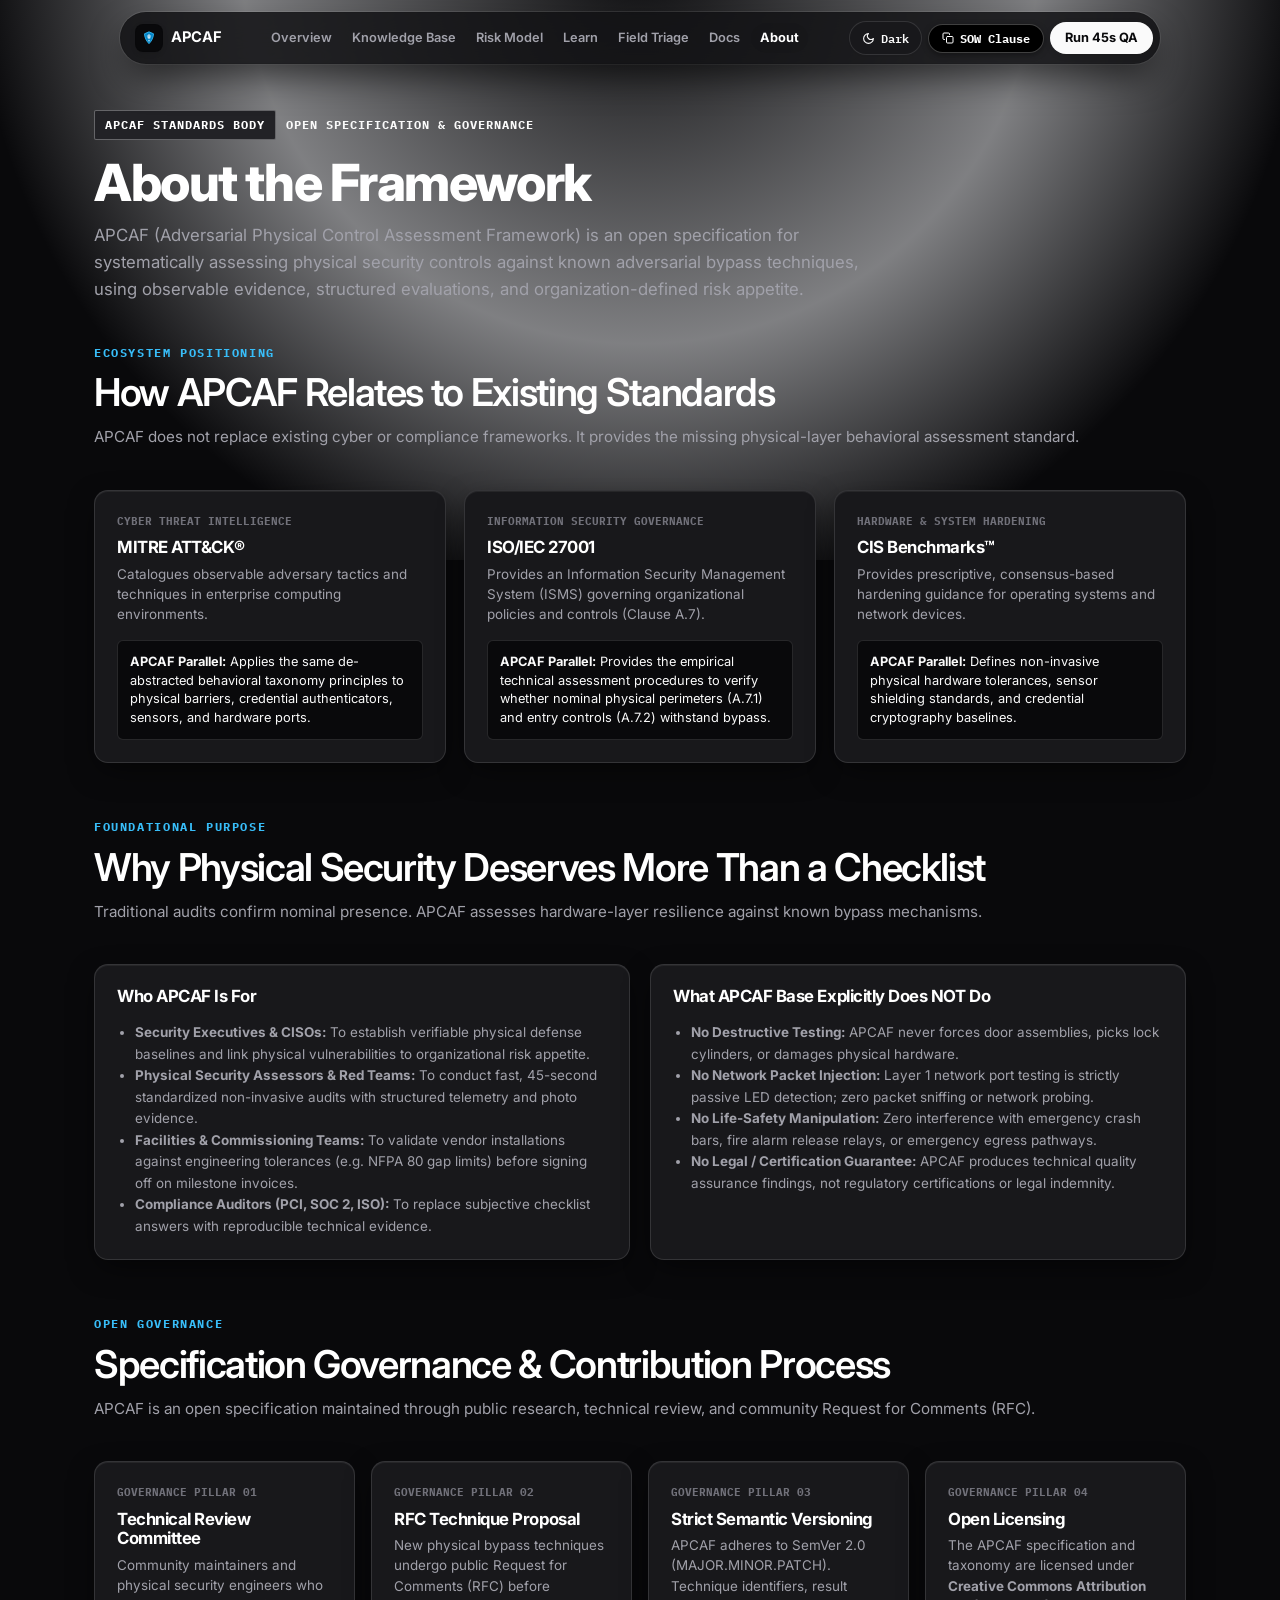
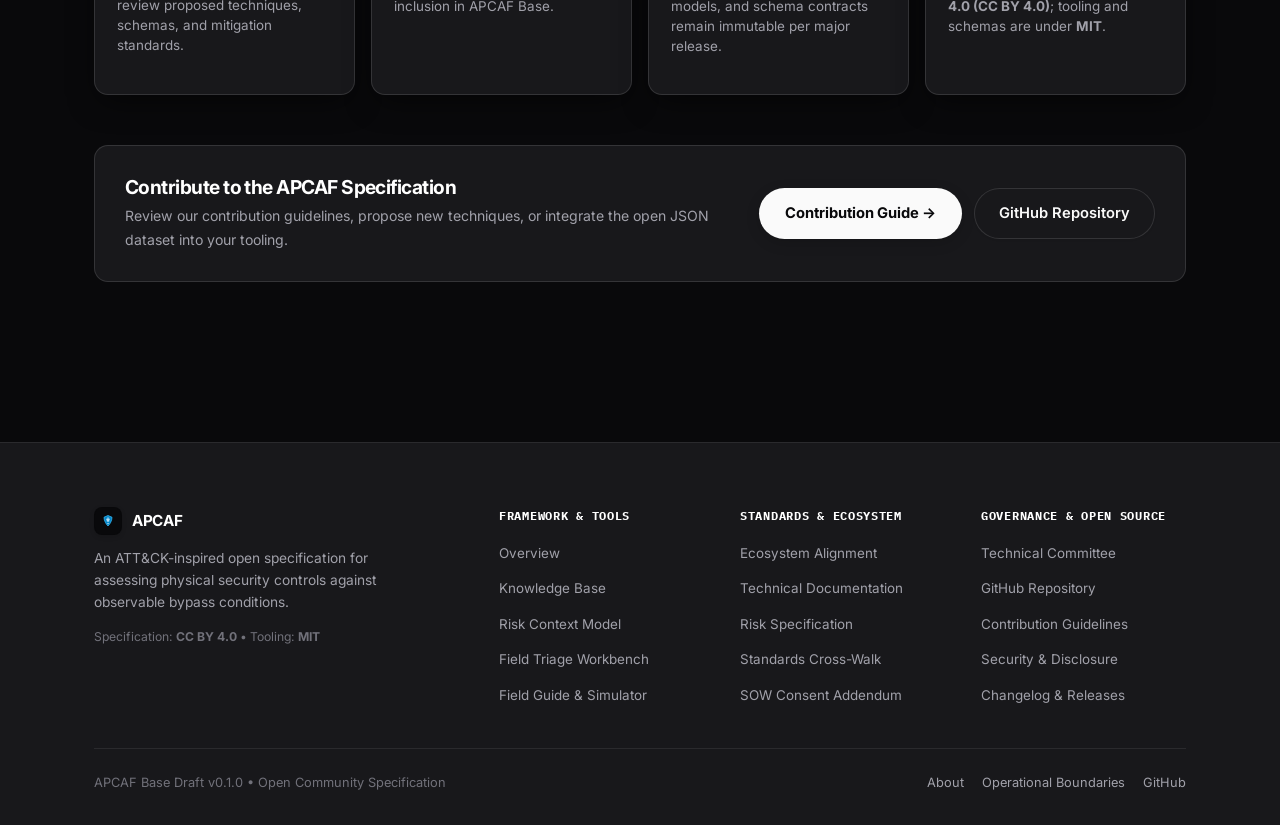
<file: about.html>
<!DOCTYPE html>
<html lang="en">
<head>
  <meta charset="UTF-8">
  <meta name="viewport" content="width=device-width, initial-scale=1.0">
  <title>About APCAF • Open Physical Security Standard &amp; Governance</title>
  <meta name="description" content="Why APCAF exists, who it is for, framework boundaries, governance model, and how it aligns with MITRE ATT&CK, ISO 27001, and CIS Benchmarks.">
  
  <link rel="icon" type="image/svg+xml" href="favicon.svg">

  <!-- Typography System: Inter & IBM Plex Mono -->
  <link rel="preconnect" href="https://fonts.googleapis.com">
  <link rel="preconnect" href="https://fonts.gstatic.com" crossorigin>
  <link href="https://fonts.googleapis.com/css2?family=IBM+Plex+Mono:wght@400;500;600;700&family=Inter:wght@400;500;600;700;800&display=swap" rel="stylesheet">
  
  <link rel="stylesheet" href="styles.css">
</head>
<body>

  <!-- Precision Ambient Light Beam -->
  <div class="hero-ambient-glow"></div>

  <!-- High-End Navigation Bar -->
  <header class="site-header">
    <div class="nav-wrap">
      <a href="index.html" class="brand-link" aria-label="APCAF Home">
        <div class="brand-icon-box">
          <svg width="18" height="18" viewBox="0 0 64 64" fill="none">
            <path d="M32 10 L48 17 C48 31 39.5 45 32 52 C24.5 45 16 31 16 17 Z" fill="#0284c7" stroke="#38bdf8" stroke-width="3" stroke-linejoin="round" />
            <path d="M32 19 V35 M26 25 H38 M28 31 H36" stroke="#ffffff" stroke-width="3" stroke-linecap="round" />
            <circle cx="32" cy="42" r="2.5" fill="#ffffff" />
          </svg>
        </div>
        <span class="brand-badge">APCAF</span>
      </a>

      <nav>
        <ul class="nav-menu">
          <li><a href="index.html">Overview</a></li>
          <li><a href="repository.html">Knowledge Base</a></li>
          <li><a href="risk.html">Risk Model</a></li>
          <li><a href="learn.html">Learn</a></li>
          <li><a href="tools/field-triage.html">Field Triage</a></li>
          <li><a href="docs.html">Docs</a></li>
          <li><a href="about.html" class="active">About</a></li>
        </ul>
      </nav>

      <div class="nav-actions">
        <!-- Theme Toggle -->
        <button type="button" class="btn-theme-toggle" onclick="cycleTheme()" aria-label="Cycle display theme (Dark, Light, System)">
          <svg class="icon-svg" width="13" height="13" viewBox="0 0 24 24" fill="none" stroke="currentColor" stroke-width="2"><path d="M12 3a6 6 0 0 0 9 9 9 9 0 1 1-9-9Z"></path></svg>
          <span>Dark</span>
        </button>
        <button type="button" class="btn-nav-sow" onclick="openSowModal()">
          <svg width="12" height="12" viewBox="0 0 24 24" fill="none" stroke="currentColor" stroke-width="2" stroke-linecap="round" stroke-linejoin="round">
            <rect x="9" y="9" width="13" height="13" rx="2" ry="2"></rect>
            <path d="M5 15H4a2 2 0 0 1-2-2V4a2 2 0 0 1 2-2h9a2 2 0 0 1 2 2v1"></path>
          </svg>
          SOW Clause
        </button>
        <a href="tools/field-triage.html" class="btn-nav-primary">
          Run 45s QA
        </a>
        <button type="button" class="btn-mobile-menu-toggle" id="mobileMenuToggleBtn" onclick="toggleMobileMenu()" aria-label="Toggle Navigation Menu">
          <svg width="18" height="18" viewBox="0 0 24 24" fill="none" stroke="currentColor" stroke-width="2" stroke-linecap="round" stroke-linejoin="round">
            <line x1="3" y1="12" x2="21" y2="12"></line>
            <line x1="3" y1="6" x2="21" y2="6"></line>
            <line x1="3" y1="18" x2="21" y2="18"></line>
          </svg>
        </button>
      </div>

      <!-- Mobile Navigation Drawer -->
      <div class="mobile-nav-drawer" id="mobileNavMenu">
        <a href="index.html" onclick="closeMobileMenu()">Overview</a>
        <a href="repository.html" onclick="closeMobileMenu()">Knowledge Base (Rules)</a>
        <a href="risk.html" onclick="closeMobileMenu()">Risk Model</a>
        <a href="learn.html" onclick="closeMobileMenu()">Learn APCAF (Field Guide)</a>
        <a href="tools/field-triage.html" onclick="closeMobileMenu()">45s Field Triage</a>
        <a href="docs.html" onclick="closeMobileMenu()">Technical Documentation</a>
        <a href="about.html" class="active" onclick="closeMobileMenu()">About &amp; Governance</a>
      </div>
    </div>
  </header>

  <main class="container risk-page-wrap">
    
    <!-- Hero Block -->
    <div class="risk-head-block">
      <div class="spec-tagline">
        <span class="spec-tagline-kicker">APCAF STANDARDS BODY</span>
        <span class="spec-tagline-title">OPEN SPECIFICATION &amp; GOVERNANCE</span>
      </div>
      <h1 style="font-size: clamp(2rem, 4.2vw, 3.2rem); font-weight: 800; color: var(--text-pure); margin-bottom: 12px; line-height: 1.1;">
        About the Framework
      </h1>
      <p style="font-size: 1.05rem; color: var(--text-body); line-height: 1.6; max-width: 780px;">
        APCAF (Adversarial Physical Control Assessment Framework) is an open specification for systematically assessing physical security controls against known adversarial bypass techniques, using observable evidence, structured evaluations, and organization-defined risk appetite.
      </p>
    </div>

    <!-- Section 1: Strategic Alignment Matrix -->
    <section style="margin-bottom: 50px;">
      <div class="section-head">
        <span class="section-eyebrow">Ecosystem Positioning</span>
        <h2>How APCAF Relates to Existing Standards</h2>
        <p>APCAF does not replace existing cyber or compliance frameworks. It provides the missing physical-layer behavioral assessment standard.</p>
      </div>

      <div style="display: grid; grid-template-columns: repeat(auto-fit, minmax(280px, 1fr)); gap: 18px;">
        
        <div class="risk-axis-card">
          <div class="scenario-tag">Cyber Threat Intelligence</div>
          <h3>MITRE ATT&amp;CK&reg;</h3>
          <p>Catalogues observable adversary tactics and techniques in enterprise computing environments.</p>
          <div style="margin-top: auto; padding: 12px; background: var(--bg-app); border: 1px solid var(--border-card); border-radius: var(--radius-xs); font-size: 0.8rem; color: var(--text-head); line-height: 1.45;">
            <strong>APCAF Parallel:</strong> Applies the same de-abstracted behavioral taxonomy principles to physical barriers, credential authenticators, sensors, and hardware ports.
          </div>
        </div>

        <div class="risk-axis-card">
          <div class="scenario-tag">Information Security Governance</div>
          <h3>ISO/IEC 27001</h3>
          <p>Provides an Information Security Management System (ISMS) governing organizational policies and controls (Clause A.7).</p>
          <div style="margin-top: auto; padding: 12px; background: var(--bg-app); border: 1px solid var(--border-card); border-radius: var(--radius-xs); font-size: 0.8rem; color: var(--text-head); line-height: 1.45;">
            <strong>APCAF Parallel:</strong> Provides the empirical technical assessment procedures to verify whether nominal physical perimeters (A.7.1) and entry controls (A.7.2) withstand bypass.
          </div>
        </div>

        <div class="risk-axis-card">
          <div class="scenario-tag">Hardware &amp; System Hardening</div>
          <h3>CIS Benchmarks&trade;</h3>
          <p>Provides prescriptive, consensus-based hardening guidance for operating systems and network devices.</p>
          <div style="margin-top: auto; padding: 12px; background: var(--bg-app); border: 1px solid var(--border-card); border-radius: var(--radius-xs); font-size: 0.8rem; color: var(--text-head); line-height: 1.45;">
            <strong>APCAF Parallel:</strong> Defines non-invasive physical hardware tolerances, sensor shielding standards, and credential cryptography baselines.
          </div>
        </div>

      </div>
    </section>

    <!-- Section 2: Core Purpose & Audience -->
    <section style="margin-bottom: 50px;">
      <div class="section-head">
        <span class="section-eyebrow">Foundational Purpose</span>
        <h2>Why Physical Security Deserves More Than a Checklist</h2>
        <p>Traditional audits confirm nominal presence. APCAF assesses hardware-layer resilience against known bypass mechanisms.</p>
      </div>

      <div style="display: grid; grid-template-columns: 1fr 1fr; gap: 20px;">
        
        <div class="risk-axis-card">
          <h3>Who APCAF Is For</h3>
          <ul style="font-size: 0.84rem; color: var(--text-body); line-height: 1.6; padding-left: 18px; margin-top: 10px;">
            <li><strong>Security Executives &amp; CISOs:</strong> To establish verifiable physical defense baselines and link physical vulnerabilities to organizational risk appetite.</li>
            <li><strong>Physical Security Assessors &amp; Red Teams:</strong> To conduct fast, 45-second standardized non-invasive audits with structured telemetry and photo evidence.</li>
            <li><strong>Facilities &amp; Commissioning Teams:</strong> To validate vendor installations against engineering tolerances (e.g. NFPA 80 gap limits) before signing off on milestone invoices.</li>
            <li><strong>Compliance Auditors (PCI, SOC 2, ISO):</strong> To replace subjective checklist answers with reproducible technical evidence.</li>
          </ul>
        </div>

        <div class="risk-axis-card">
          <h3>What APCAF Base Explicitly Does NOT Do</h3>
          <ul style="font-size: 0.84rem; color: var(--text-body); line-height: 1.6; padding-left: 18px; margin-top: 10px;">
            <li><strong>No Destructive Testing:</strong> APCAF never forces door assemblies, picks lock cylinders, or damages physical hardware.</li>
            <li><strong>No Network Packet Injection:</strong> Layer 1 network port testing is strictly passive LED detection; zero packet sniffing or network probing.</li>
            <li><strong>No Life-Safety Manipulation:</strong> Zero interference with emergency crash bars, fire alarm release relays, or emergency egress pathways.</li>
            <li><strong>No Legal / Certification Guarantee:</strong> APCAF produces technical quality assurance findings, not regulatory certifications or legal indemnity.</li>
          </ul>
        </div>

      </div>
    </section>

    <!-- Section 3: Open Governance Model -->
    <section style="margin-bottom: 50px;">
      <div class="section-head">
        <span class="section-eyebrow">Open Governance</span>
        <h2>Specification Governance &amp; Contribution Process</h2>
        <p>APCAF is an open specification maintained through public research, technical review, and community Request for Comments (RFC).</p>
      </div>

      <div style="display: grid; grid-template-columns: repeat(auto-fit, minmax(260px, 1fr)); gap: 16px;">
        
        <div class="risk-axis-card">
          <div class="scenario-tag">Governance Pillar 01</div>
          <h3>Technical Review Committee</h3>
          <p>Community maintainers and physical security engineers who review proposed techniques, schemas, and mitigation standards.</p>
        </div>

        <div class="risk-axis-card">
          <div class="scenario-tag">Governance Pillar 02</div>
          <h3>RFC Technique Proposal</h3>
          <p>New physical bypass techniques undergo public Request for Comments (RFC) before inclusion in APCAF Base.</p>
        </div>

        <div class="risk-axis-card">
          <div class="scenario-tag">Governance Pillar 03</div>
          <h3>Strict Semantic Versioning</h3>
          <p>APCAF adheres to SemVer 2.0 (MAJOR.MINOR.PATCH). Technique identifiers, result models, and schema contracts remain immutable per major release.</p>
        </div>

        <div class="risk-axis-card">
          <div class="scenario-tag">Governance Pillar 04</div>
          <h3>Open Licensing</h3>
          <p>The APCAF specification and taxonomy are licensed under <strong>Creative Commons Attribution 4.0 (CC BY 4.0)</strong>; tooling and schemas are under <strong>MIT</strong>.</p>
        </div>

      </div>
    </section>

    <!-- Bottom CTA Bar -->
    <div style="background: var(--bg-surface); border: 1px solid var(--border-card); border-radius: var(--radius-md); padding: 30px; display: flex; align-items: center; justify-content: space-between; flex-wrap: wrap; gap: 20px;">
      <div>
        <h3 style="font-size: 1.2rem; font-weight: 700; color: var(--text-pure); margin-bottom: 6px;">Contribute to the APCAF Specification</h3>
        <p style="font-size: 0.88rem; color: var(--text-body); max-width: 600px;">Review our contribution guidelines, propose new techniques, or integrate the open JSON dataset into your tooling.</p>
      </div>
      <div style="display: flex; gap: 12px; flex-wrap: wrap;">
        <a href="https://github.com/zoecyber001/APCAF/blob/main/CONTRIBUTING.md" target="_blank" rel="noopener" class="resend-btn-main">
          Contribution Guide →
        </a>
        <a href="https://github.com/zoecyber001/APCAF" target="_blank" rel="noopener" class="resend-btn-ghost">
          GitHub Repository
        </a>
      </div>
    </div>

  </main>

  <!-- Site Footer -->
  <footer class="site-footer">
    <div class="container">
      <div class="footer-top-grid">
        <div class="footer-brand-col">
          <div style="display: flex; align-items: center; gap: 10px;">
            <div class="brand-icon-box" style="width: 28px; height: 28px;">
              <svg width="16" height="16" viewBox="0 0 64 64" fill="none">
                <path d="M32 10 L48 17 C48 31 39.5 45 32 52 C24.5 45 16 31 16 17 Z" fill="#0284c7" stroke="#38bdf8" stroke-width="3" stroke-linejoin="round" />
                <path d="M32 19 V35 M26 25 H38 M28 31 H36" stroke="#ffffff" stroke-width="3" stroke-linecap="round" />
                <circle cx="32" cy="42" r="2.5" fill="#ffffff" />
              </svg>
            </div>
            <span class="brand-badge" style="font-size: 0.95rem;">APCAF</span>
          </div>
          <p>
            An ATT&amp;CK-inspired open specification for assessing physical security controls against observable bypass conditions.
          </p>
          <div style="margin-top: 14px; font-size: 0.76rem; color: var(--text-dim);">
            Specification: <strong>CC BY 4.0</strong> • Tooling: <strong>MIT</strong>
          </div>
        </div>

        <div>
          <div class="footer-col-title">Framework &amp; Tools</div>
          <ul class="footer-col-links">
            <li><a href="index.html">Overview</a></li>
            <li><a href="repository.html">Knowledge Base</a></li>
            <li><a href="risk.html">Risk Context Model</a></li>
            <li><a href="tools/field-triage.html">Field Triage Workbench</a></li>
            <li><a href="learn.html">Field Guide &amp; Simulator</a></li>
          </ul>
        </div>

        <div>
          <div class="footer-col-title">Standards &amp; Ecosystem</div>
          <ul class="footer-col-links">
            <li><a href="about.html">Ecosystem Alignment</a></li>
            <li><a href="docs.html">Technical Documentation</a></li>
            <li><a href="docs.html#risk-model">Risk Specification</a></li>
            <li><a href="docs.html#crosswalk">Standards Cross-Walk</a></li>
            <li><a href="templates/ENGAGEMENT_CONSENT_CLAUSE.md">SOW Consent Addendum</a></li>
          </ul>
        </div>

        <div>
          <div class="footer-col-title">Governance &amp; Open Source</div>
          <ul class="footer-col-links">
            <li><a href="about.html#governance">Technical Committee</a></li>
            <li><a href="https://github.com/zoecyber001/APCAF" target="_blank" rel="noopener">GitHub Repository</a></li>
            <li><a href="https://github.com/zoecyber001/APCAF/blob/main/CONTRIBUTING.md" target="_blank" rel="noopener">Contribution Guidelines</a></li>
            <li><a href="https://github.com/zoecyber001/APCAF/blob/main/SECURITY.md" target="_blank" rel="noopener">Security &amp; Disclosure</a></li>
            <li><a href="https://github.com/zoecyber001/APCAF/blob/main/CHANGELOG.md" target="_blank" rel="noopener">Changelog &amp; Releases</a></li>
          </ul>
        </div>
      </div>

      <div class="footer-bottom-bar">
        <div>
          APCAF Base Draft v0.1.0 • Open Community Specification
        </div>
        <div style="display: flex; gap: 18px;">
          <a href="about.html">About</a>
          <a href="docs.html#boundaries">Operational Boundaries</a>
          <a href="https://github.com/zoecyber001/APCAF" target="_blank" rel="noopener">GitHub</a>
        </div>
      </div>
    </div>
  </footer>

  <!-- SOW Consent Clause Modal Sheet -->
  <div class="modal-overlay modal-sheet-backdrop" id="sowModal">
    <div class="modal-sheet modal-sheet-card">
      <div class="modal-sheet-head modal-sheet-header">
        <div>
          <span class="chip-tag">Engagement Addendum</span>
          <h3 style="margin-top: 6px; font-size: 1.15rem;">Audit Scope &amp; Consent Clause</h3>
        </div>
        <button type="button" class="modal-close-btn" onclick="closeSowModal()" aria-label="Close">
          <svg width="14" height="14" viewBox="0 0 24 24" fill="none" stroke="currentColor" stroke-width="2" stroke-linecap="round" stroke-linejoin="round">
            <line x1="18" y1="6" x2="6" y2="18"></line>
            <line x1="6" y1="6" x2="18" y2="18"></line>
          </svg>
        </button>
      </div>
      <div class="modal-sheet-body">
        <p style="font-size: 0.86rem; color: var(--text-body); margin-bottom: 14px;">
          Standard single-sentence addendum for Master Services Agreements (MSA), Statements of Work (SOW), and vendor commissioning contracts:
        </p>
        <div class="sow-clause-box" id="sowClauseText">"Client explicitly authorizes the assessment team to perform non-invasive physical security control evaluations, passive radio frequency (RF) credential reads, and non-intrusive physical network port link detection during the inspection to verify vendor hardware installation specifications."</div>
        <div style="margin-top: 14px; font-size: 0.8rem; color: var(--text-dim);">
          &bull; <strong>Strictly Non-Invasive:</strong> Zero packet transmission, zero destructive bypass tools, zero life-safety interference.<br>
          &bull; <strong>Defensible Quality Assurance:</strong> Yields structured observations and deterministic risk context.
        </div>
      </div>
      <div class="modal-sheet-actions">
        <button type="button" class="resend-btn-main" style="width: 100%;" onclick="copySowClause()">
          Copy SOW Clause to Clipboard
        </button>
      </div>
    </div>
  </div>

  <script src="app.js"></script>
</body>
</html>
</file>
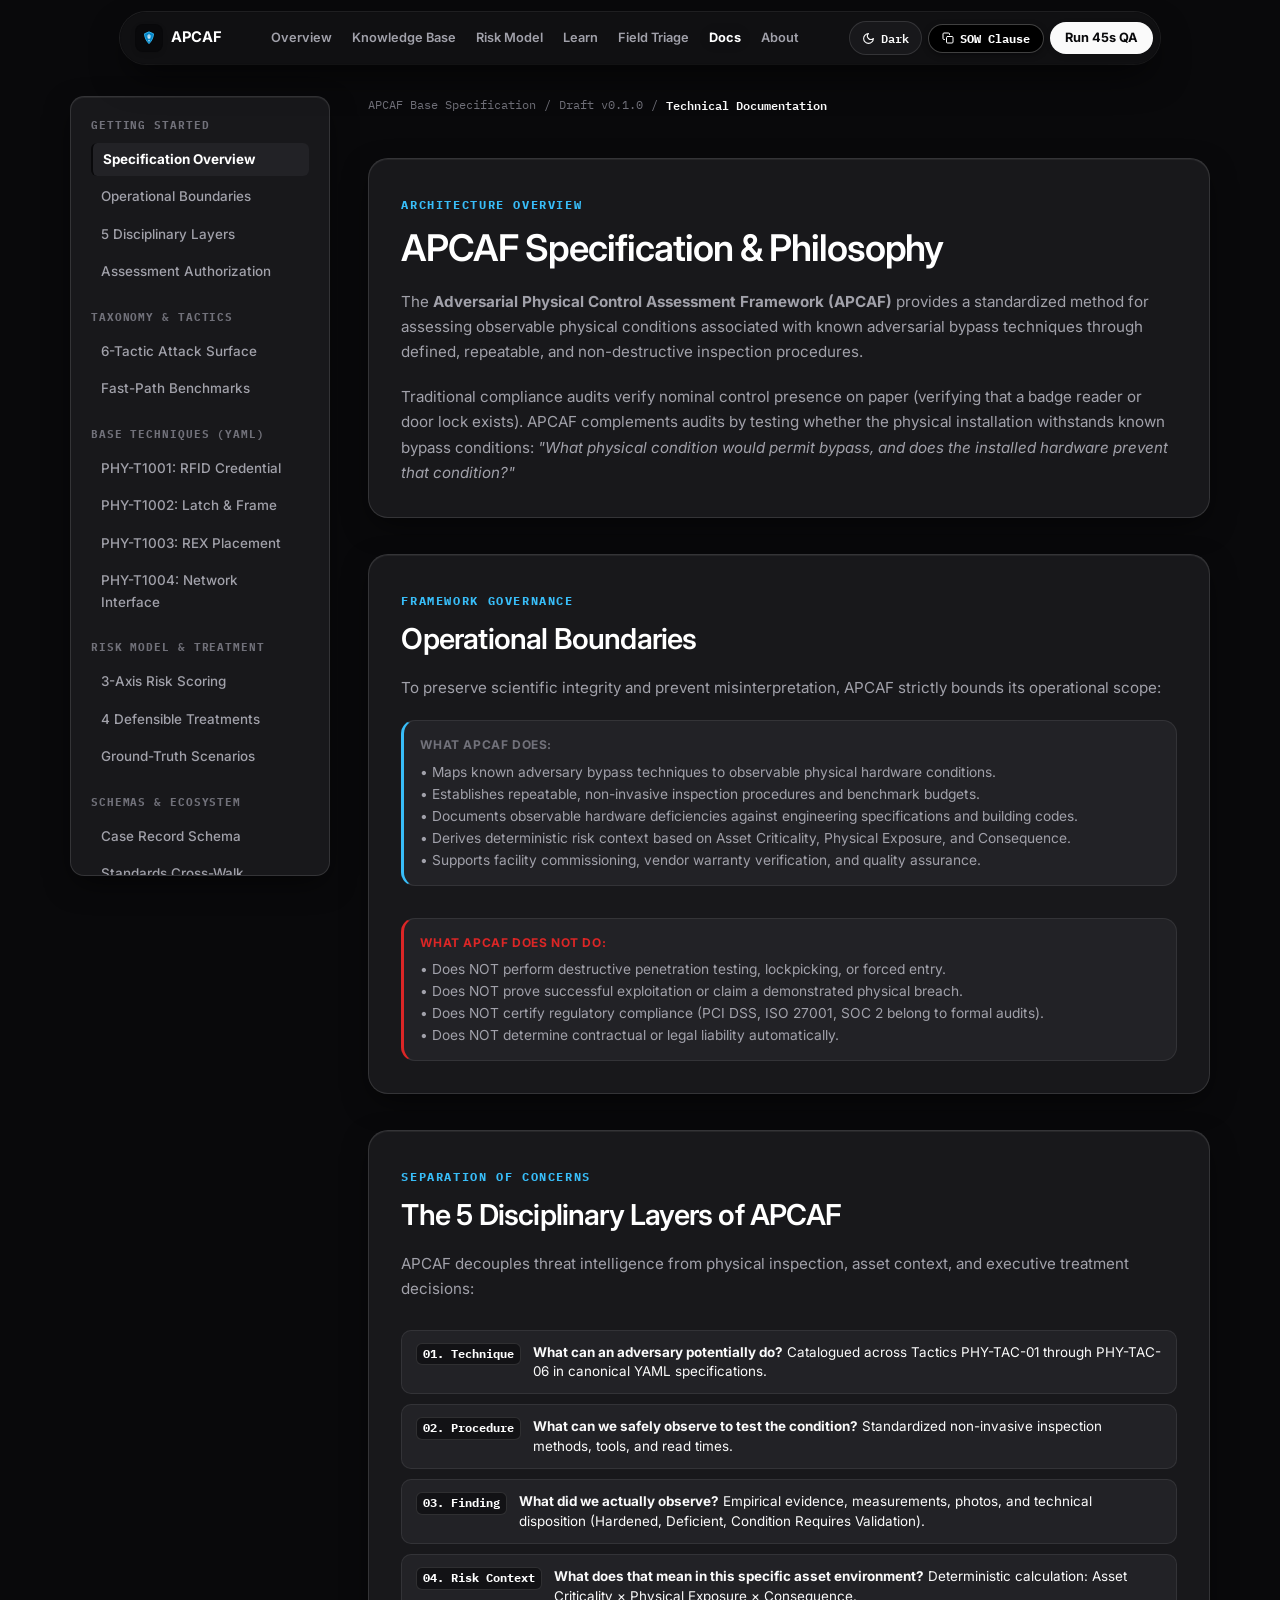
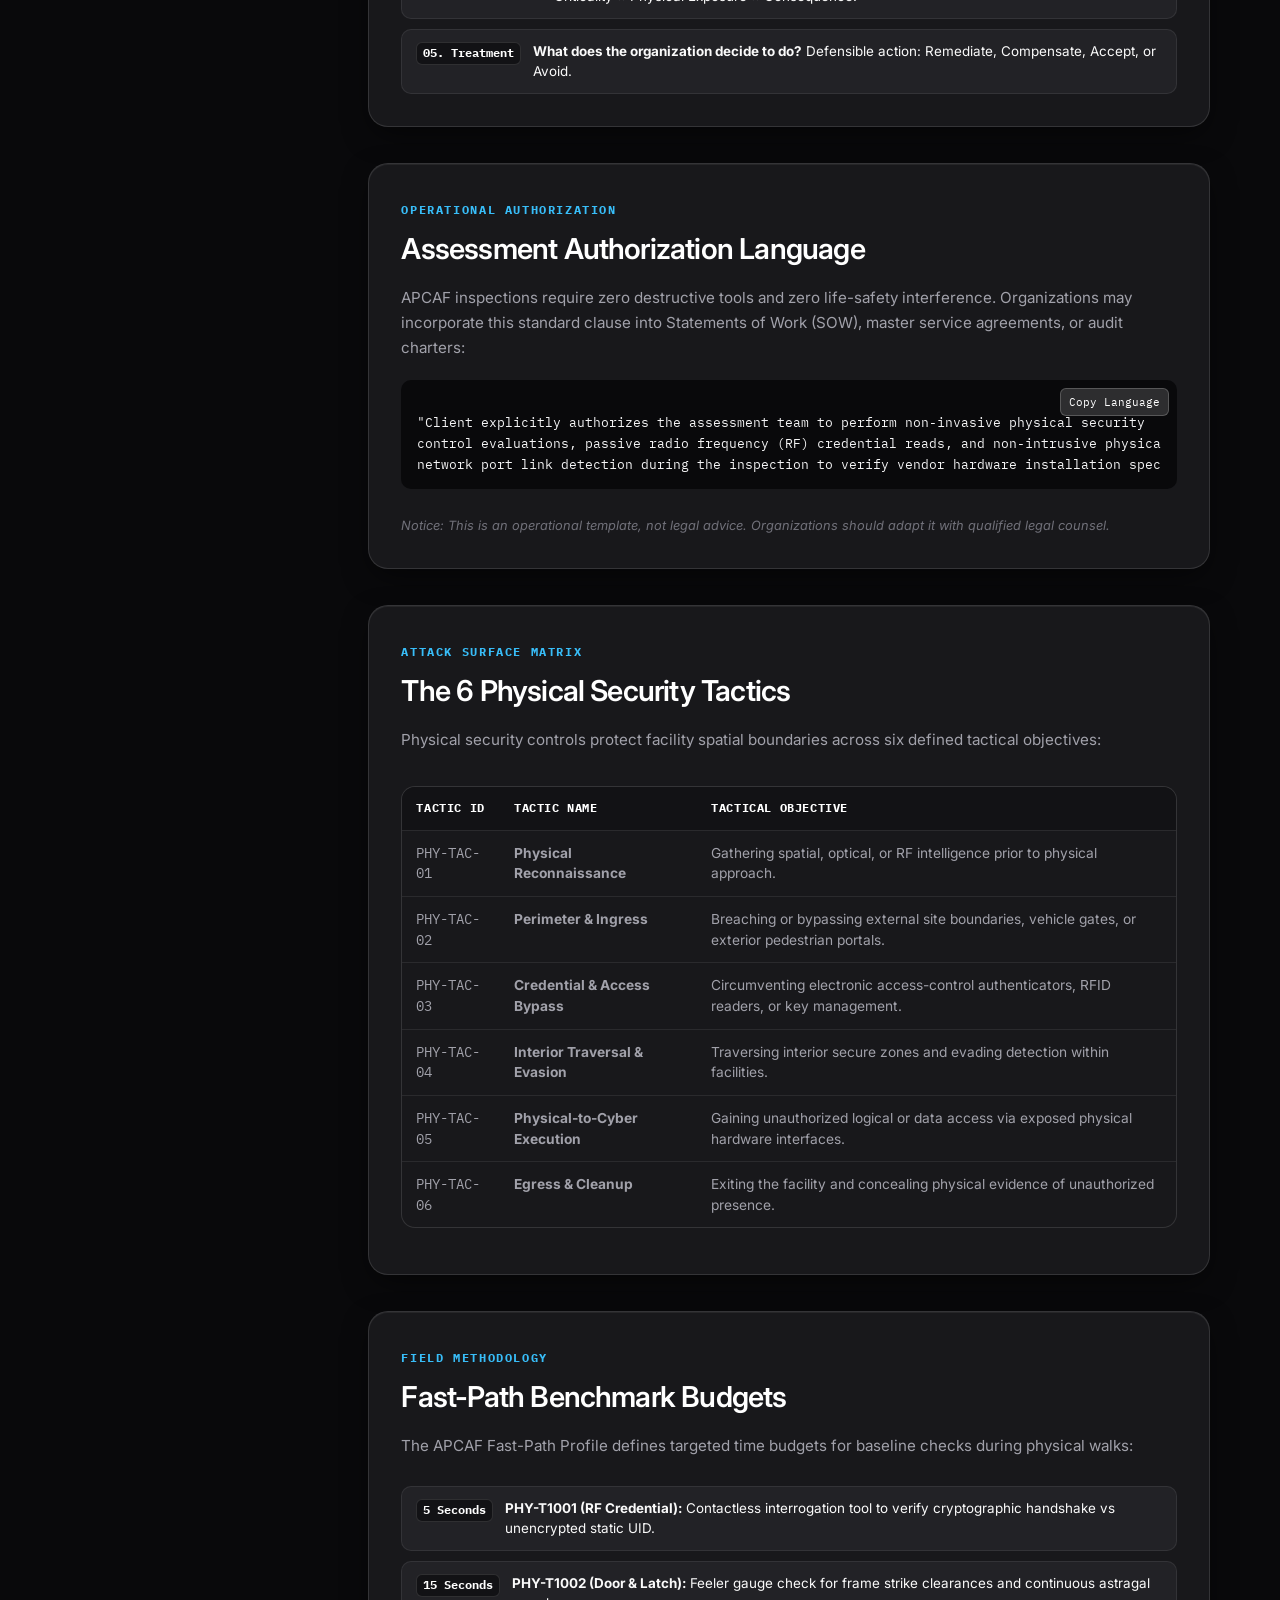
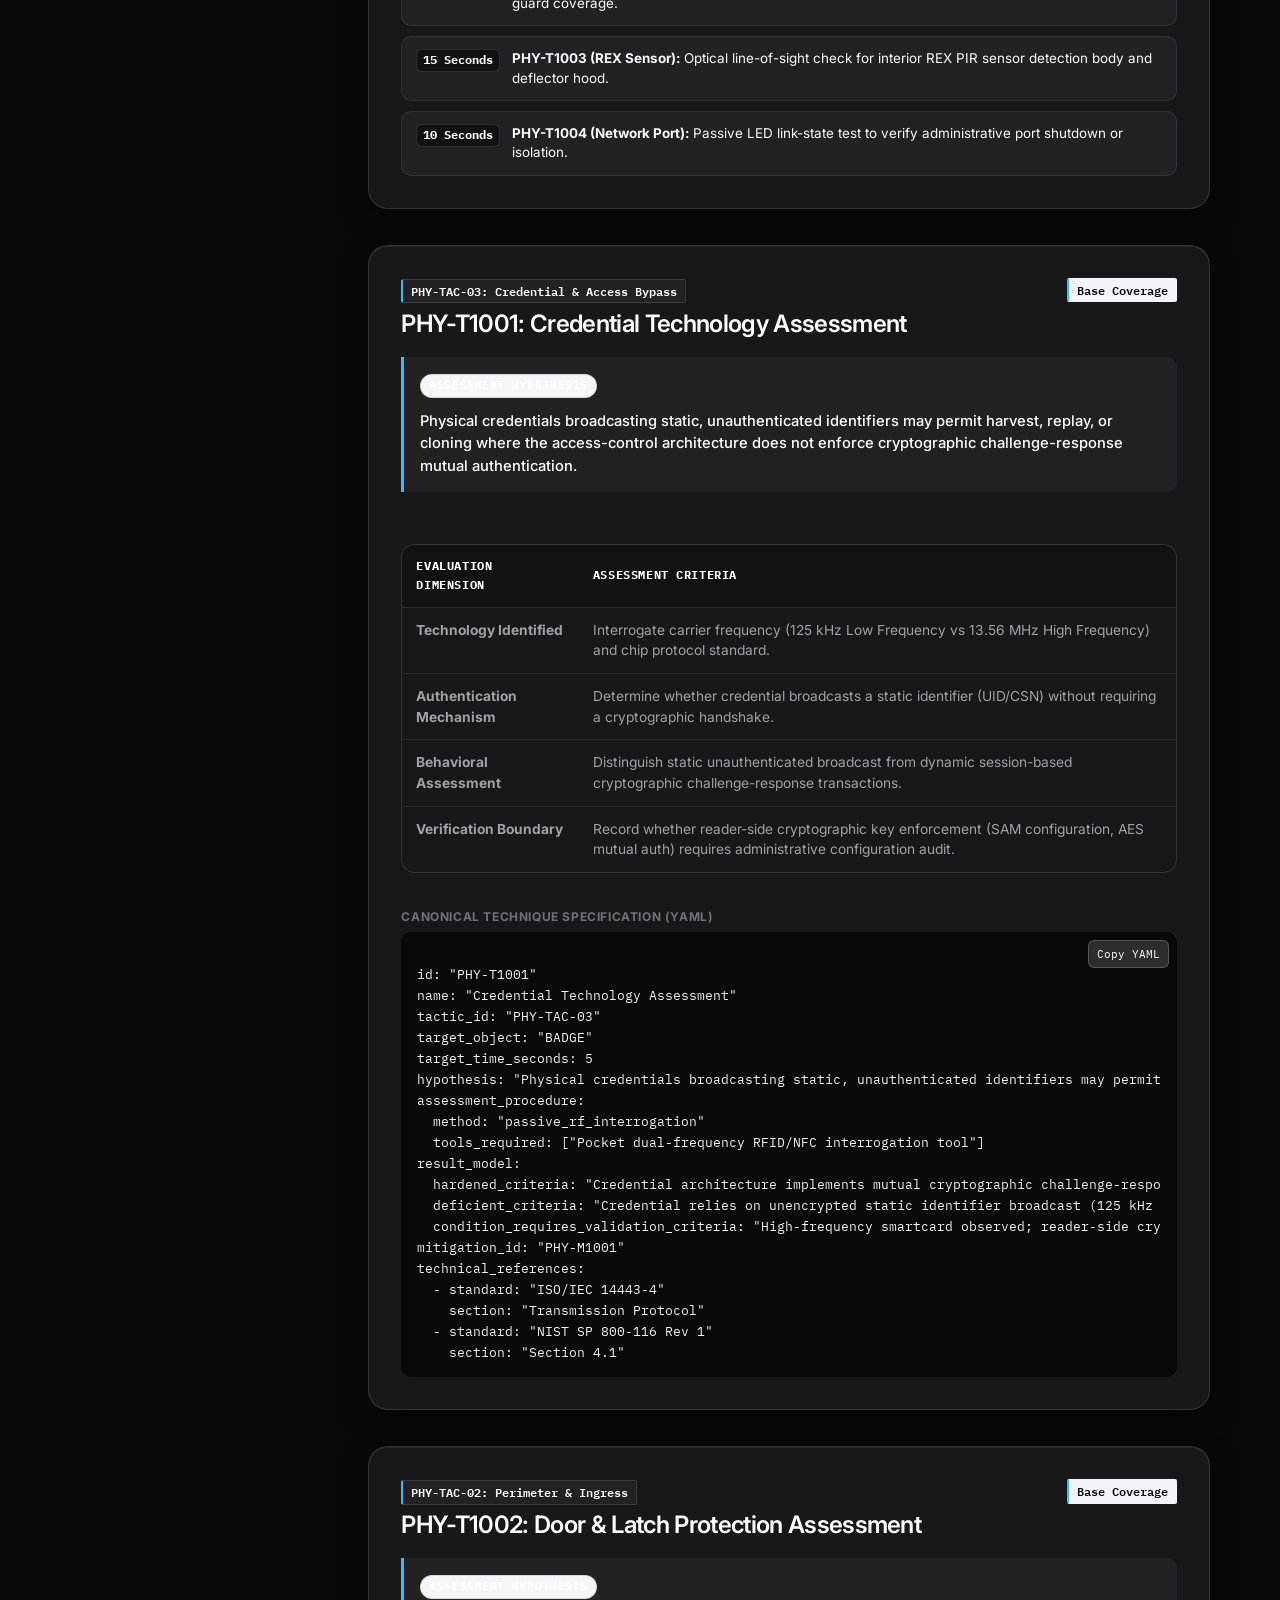
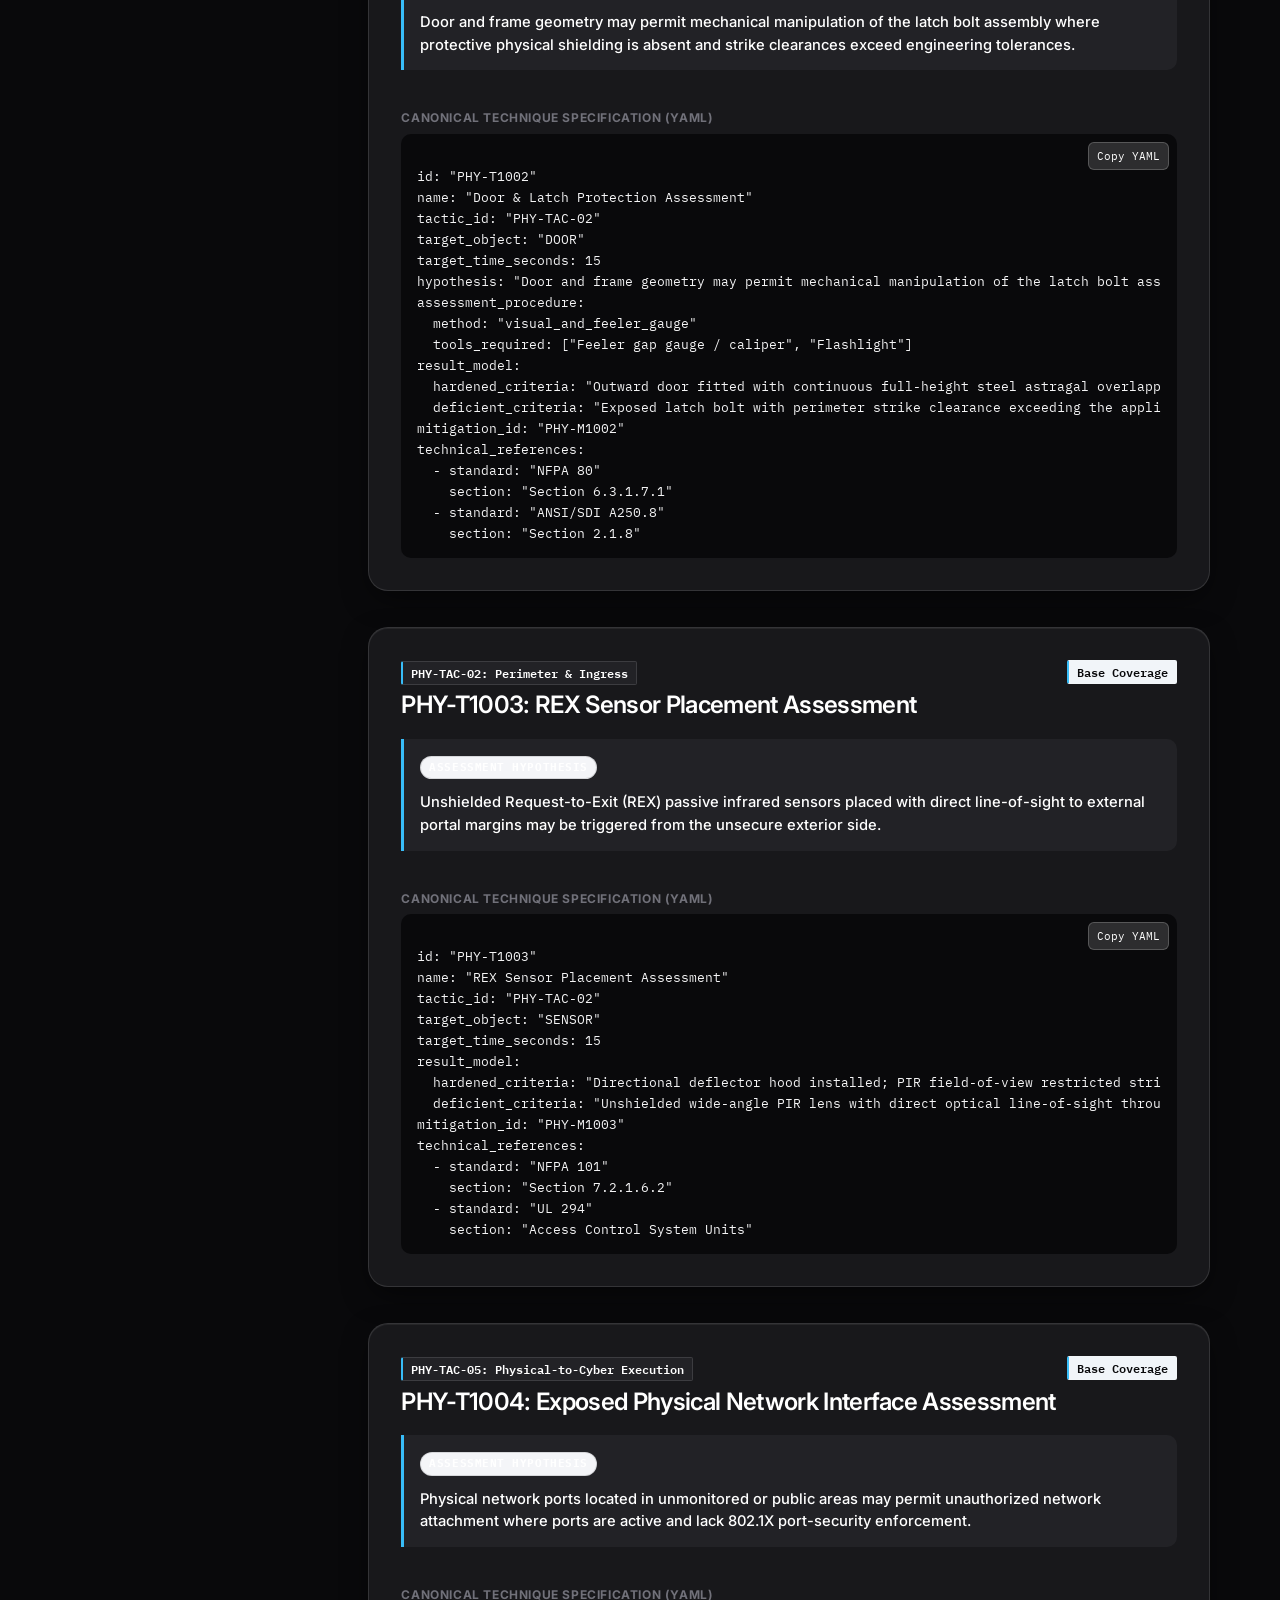
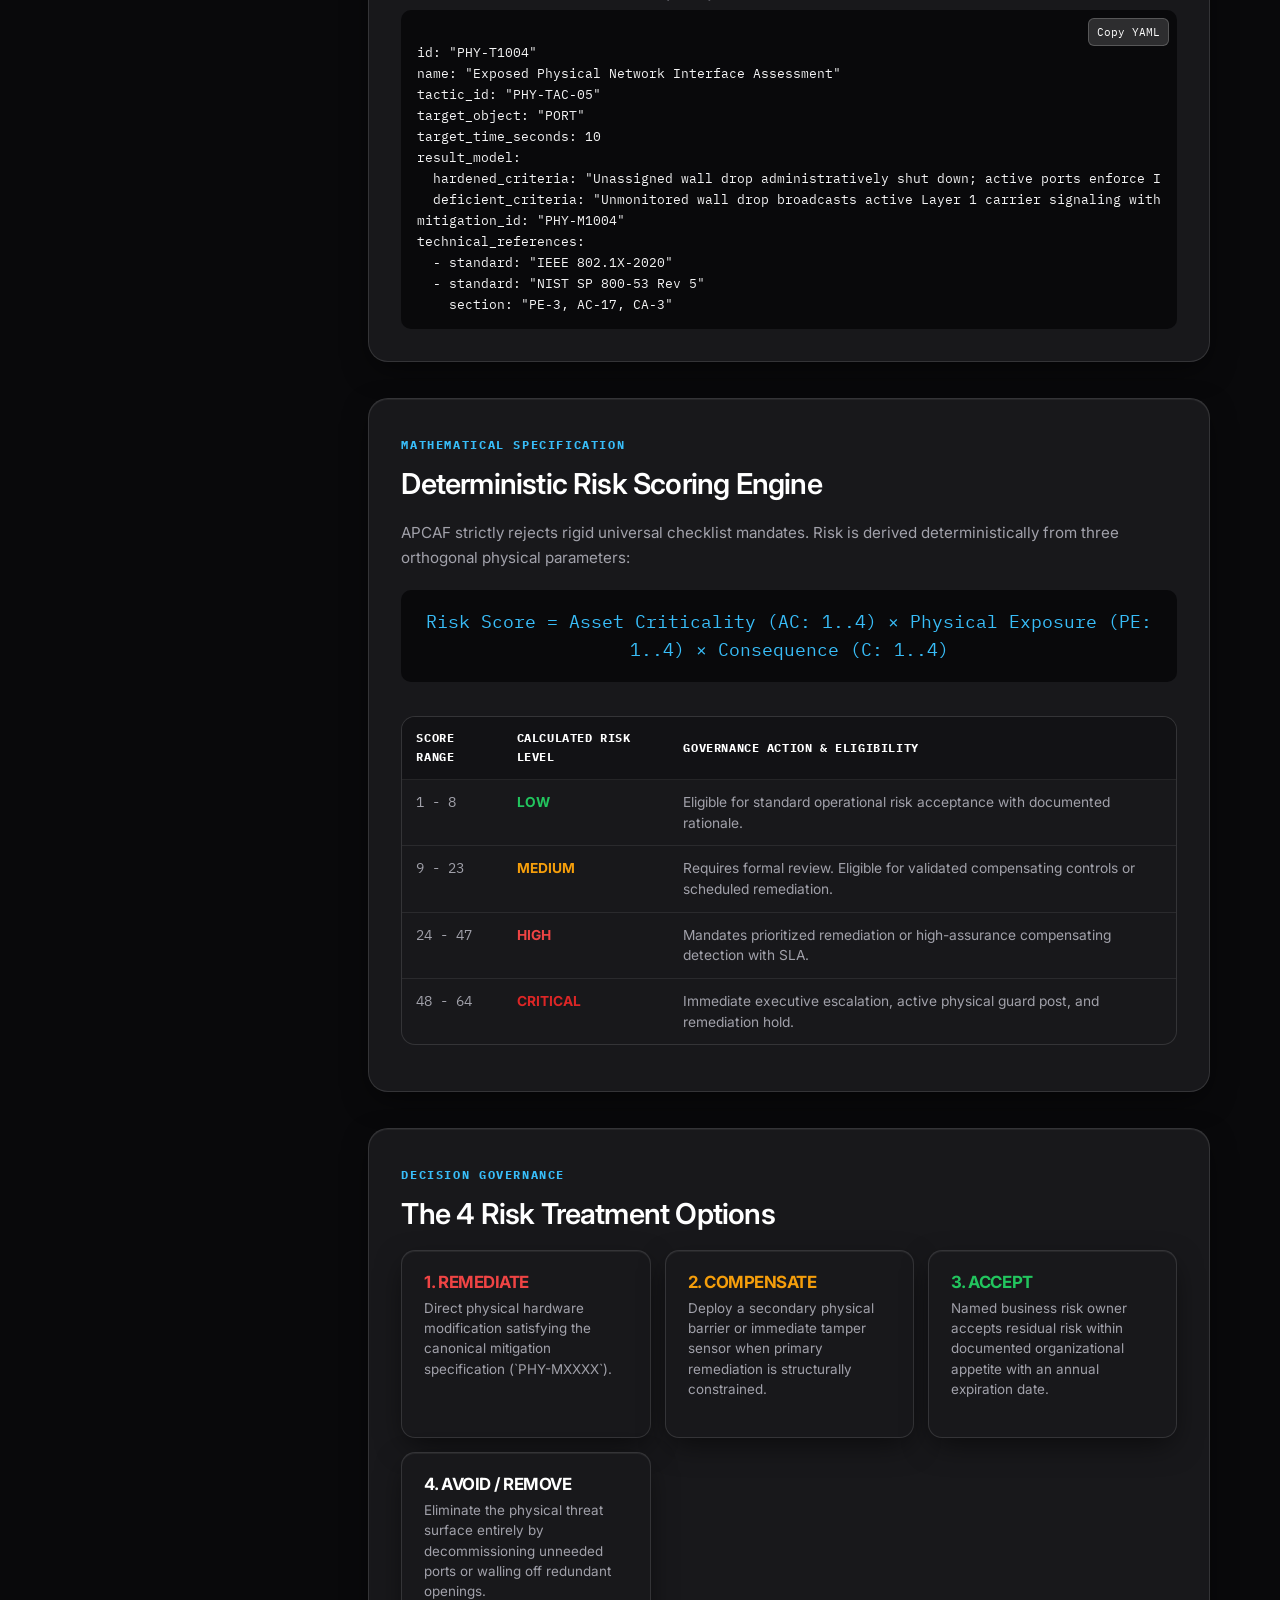
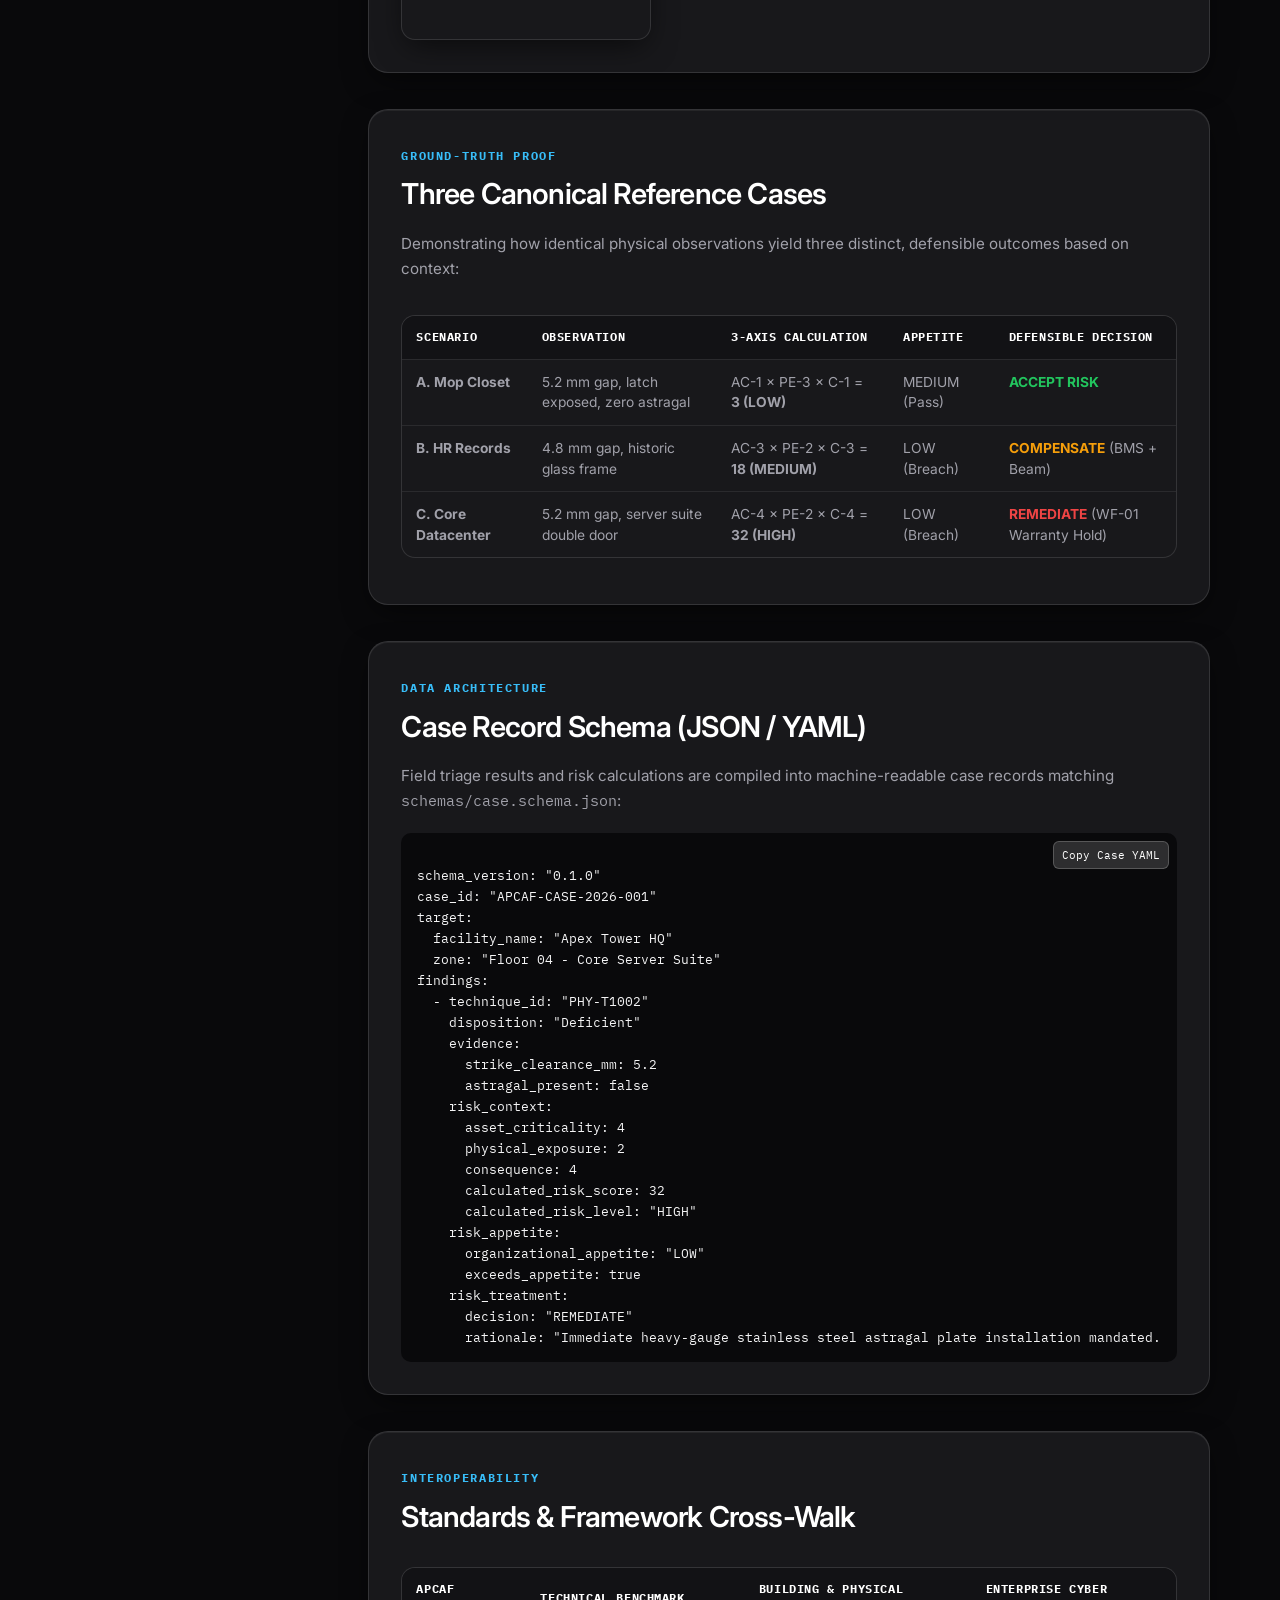
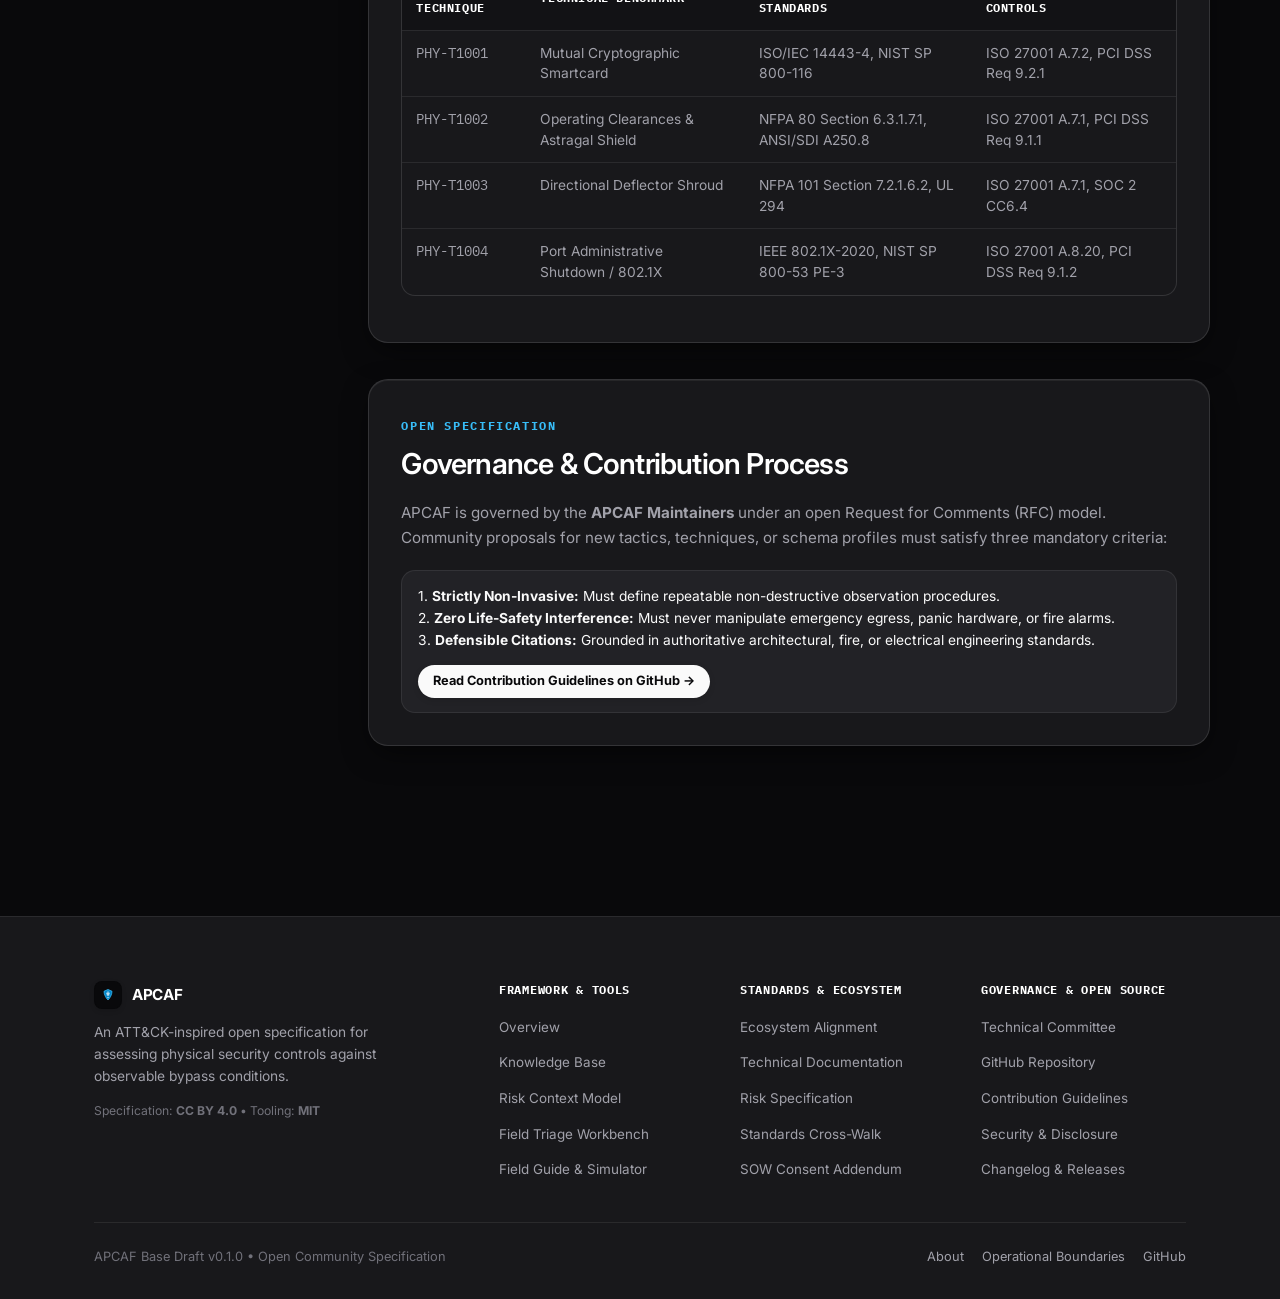
<file: docs.html>
<!DOCTYPE html>
<html lang="en">
<head>
  <meta charset="UTF-8">
  <meta name="viewport" content="width=device-width, initial-scale=1.0, viewport-fit=cover">
  <title>APCAF Documentation: Physical Security Assessment Specification</title>
  <meta name="description" content="Technical documentation for APCAF: Physical security assessment methodology, canonical technique YAML specifications, deterministic risk scoring, and standards cross-walk.">
  
  <link rel="icon" type="image/svg+xml" href="favicon.svg">

  <!-- Typography: Inter & IBM Plex Mono -->
  <link rel="preconnect" href="https://fonts.googleapis.com">
  <link rel="preconnect" href="https://fonts.gstatic.com" crossorigin>
  <link href="https://fonts.googleapis.com/css2?family=IBM+Plex+Mono:wght@400;500;600;700&family=Inter:wght@400;500;600;700&display=swap" rel="stylesheet">
  
  <link rel="stylesheet" href="styles.css">
</head>
<body>

  <!-- Floating Island Navigation -->
  <header class="site-header">
    <div class="nav-wrap">
      <a href="index.html" class="brand-link" aria-label="APCAF Home">
        <div class="brand-icon-box">
          <svg width="18" height="18" viewBox="0 0 64 64" fill="none">
            <path d="M32 10 L48 17 C48 31 39.5 45 32 52 C24.5 45 16 31 16 17 Z" fill="#0284c7" stroke="#38bdf8" stroke-width="3" stroke-linejoin="round" />
            <path d="M32 19 V35 M26 25 H38 M28 31 H36" stroke="#ffffff" stroke-width="3" stroke-linecap="round" />
            <circle cx="32" cy="42" r="2.5" fill="#ffffff" />
          </svg>
        </div>
        <span class="brand-badge">APCAF</span>
      </a>

      <nav>
        <ul class="nav-menu">
          <li><a href="index.html">Overview</a></li>
          <li><a href="repository.html">Knowledge Base</a></li>
          <li><a href="risk.html">Risk Model</a></li>
          <li><a href="learn.html">Learn</a></li>
          <li><a href="tools/field-triage.html">Field Triage</a></li>
          <li><a href="docs.html" class="active">Docs</a></li>
          <li><a href="about.html">About</a></li>
        </ul>
      </nav>

      <div class="nav-actions">
        <!-- Theme Toggle -->
        <button type="button" class="btn-theme-toggle" onclick="cycleTheme()" aria-label="Cycle display theme (Dark, Light, System)">
          <svg class="icon-svg" width="13" height="13" viewBox="0 0 24 24" fill="none" stroke="currentColor" stroke-width="2"><path d="M12 3a6 6 0 0 0 9 9 9 9 0 1 1-9-9Z"></path></svg>
          <span>Dark</span>
        </button>
        <button type="button" class="btn-nav-sow" onclick="openSowModal()">
          <svg width="12" height="12" viewBox="0 0 24 24" fill="none" stroke="currentColor" stroke-width="2" stroke-linecap="round" stroke-linejoin="round">
            <rect x="9" y="9" width="13" height="13" rx="2" ry="2"></rect>
            <path d="M5 15H4a2 2 0 0 1-2-2V4a2 2 0 0 1 2-2h9a2 2 0 0 1 2 2v1"></path>
          </svg>
          SOW Clause
        </button>
        <a href="tools/field-triage.html" class="btn-nav-primary">
          Run 45s QA
        </a>
        <button type="button" class="btn-mobile-menu-toggle" id="mobileMenuToggleBtn" onclick="toggleMobileMenu()" aria-label="Toggle Navigation Menu">
          <svg width="18" height="18" viewBox="0 0 24 24" fill="none" stroke="currentColor" stroke-width="2" stroke-linecap="round" stroke-linejoin="round">
            <line x1="3" y1="12" x2="21" y2="12"></line>
            <line x1="3" y1="6" x2="21" y2="6"></line>
            <line x1="3" y1="18" x2="21" y2="18"></line>
          </svg>
        </button>
      </div>

      <!-- Mobile Navigation Drawer -->
      <div class="mobile-nav-drawer" id="mobileNavMenu">
        <a href="index.html" onclick="closeMobileMenu()">Overview</a>
        <a href="repository.html" onclick="closeMobileMenu()">Knowledge Base (Rules)</a>
        <a href="risk.html" onclick="closeMobileMenu()">Risk Model</a>
        <a href="learn.html" onclick="closeMobileMenu()">Learn APCAF (Field Guide)</a>
        <a href="tools/field-triage.html" onclick="closeMobileMenu()">45s Field Triage</a>
        <a href="docs.html" class="active" onclick="closeMobileMenu()">Technical Documentation</a>
        <a href="about.html" onclick="closeMobileMenu()">About &amp; Governance</a>
      </div>
    </div>
  </header>

  <!-- Main Docs Layout -->
  <div class="container docs-page-layout">
    
    <!-- Sticky Desktop Sidebar Navigation -->
    <aside class="docs-sidebar">
      <div>
        <div class="docs-sidebar-group-title">Getting Started</div>
        <ul class="docs-nav-list">
          <li><a href="#intro" class="docs-nav-link active">Specification Overview</a></li>
          <li><a href="#boundaries" class="docs-nav-link">Operational Boundaries</a></li>
          <li><a href="#layers" class="docs-nav-link">5 Disciplinary Layers</a></li>
          <li><a href="#sow-clause" class="docs-nav-link">Assessment Authorization</a></li>
        </ul>
      </div>

      <div>
        <div class="docs-sidebar-group-title">Taxonomy &amp; Tactics</div>
        <ul class="docs-nav-list">
          <li><a href="#tactics" class="docs-nav-link">6-Tactic Attack Surface</a></li>
          <li><a href="#execution-model" class="docs-nav-link">Fast-Path Benchmarks</a></li>
        </ul>
      </div>

      <div>
        <div class="docs-sidebar-group-title">Base Techniques (YAML)</div>
        <ul class="docs-nav-list">
          <li><a href="#phy-t1001" class="docs-nav-link">PHY-T1001: RFID Credential</a></li>
          <li><a href="#phy-t1002" class="docs-nav-link">PHY-T1002: Latch &amp; Frame</a></li>
          <li><a href="#phy-t1003" class="docs-nav-link">PHY-T1003: REX Placement</a></li>
          <li><a href="#phy-t1004" class="docs-nav-link">PHY-T1004: Network Interface</a></li>
        </ul>
      </div>

      <div>
        <div class="docs-sidebar-group-title">Risk Model &amp; Treatment</div>
        <ul class="docs-nav-list">
          <li><a href="#risk-model" class="docs-nav-link">3-Axis Risk Scoring</a></li>
          <li><a href="#risk-treatment" class="docs-nav-link">4 Defensible Treatments</a></li>
          <li><a href="#risk-scenarios" class="docs-nav-link">Ground-Truth Scenarios</a></li>
        </ul>
      </div>

      <div>
        <div class="docs-sidebar-group-title">Schemas &amp; Ecosystem</div>
        <ul class="docs-nav-list">
          <li><a href="#case-schema" class="docs-nav-link">Case Record Schema</a></li>
          <li><a href="#crosswalk" class="docs-nav-link">Standards Cross-Walk</a></li>
          <li><a href="#governance" class="docs-nav-link">Governance &amp; RFCs</a></li>
        </ul>
      </div>
    </aside>

    <!-- Main Content Area -->
    <main class="docs-main-content">
      
      <!-- Breadcrumb Bar -->
      <div class="docs-breadcrumb">
        <span>APCAF Base Specification</span>
        <span>/</span>
        <span>Draft v0.1.0</span>
        <span>/</span>
        <span class="active-crumb">Technical Documentation</span>
      </div>

      <!-- In-Flow Mobile Table of Contents -->
      <div class="docs-mobile-toc">
        <div class="docs-mobile-toc-head">
          <svg class="icon-svg" width="14" height="14" viewBox="0 0 24 24" fill="none" stroke="currentColor" stroke-width="2" stroke-linecap="round" stroke-linejoin="round">
            <line x1="8" y1="6" x2="21" y2="6"></line>
            <line x1="8" y1="12" x2="21" y2="12"></line>
            <line x1="8" y1="18" x2="21" y2="18"></line>
          </svg>
          <span>Quick Index</span>
        </div>
        <div class="docs-mobile-toc-chips">
          <a href="#intro" class="chip-tag">Overview</a>
          <a href="#boundaries" class="chip-tag">Boundaries</a>
          <a href="#layers" class="chip-tag">5 Layers</a>
          <a href="#tactics" class="chip-tag">6 Tactics</a>
          <a href="#phy-t1001" class="chip-tag">PHY-T1001</a>
          <a href="#phy-t1002" class="chip-tag">PHY-T1002</a>
          <a href="#risk-model" class="chip-tag">Risk Model</a>
          <a href="#case-schema" class="chip-tag">Schema</a>
        </div>
      </div>

      <!-- Section 1: Introduction & Philosophy -->
      <article class="doc-article" id="intro">
        <div class="doc-article-head">
          <span class="section-eyebrow">Architecture Overview</span>
          <h1>APCAF Specification &amp; Philosophy</h1>
        </div>
        <p>
          The <strong>Adversarial Physical Control Assessment Framework (APCAF)</strong> provides a standardized method for assessing observable physical conditions associated with known adversarial bypass techniques through defined, repeatable, and non-destructive inspection procedures.
        </p>
        <p>
          Traditional compliance audits verify nominal control presence on paper (verifying that a badge reader or door lock exists). APCAF complements audits by testing whether the physical installation withstands known bypass conditions: <em>"What physical condition would permit bypass, and does the installed hardware prevent that condition?"</em>
        </p>
      </article>

      <!-- Section 2: What APCAF Does and Does NOT Claim -->
      <article class="doc-article" id="boundaries">
        <div class="doc-article-head">
          <span class="section-eyebrow">Framework Governance</span>
          <h2>Operational Boundaries</h2>
        </div>
        <p>To preserve scientific integrity and prevent misinterpretation, APCAF strictly bounds its operational scope:</p>
        
        <div class="spec-sheet-block" style="border-left: 3px solid var(--border-dark);">
          <div class="block-title">What APCAF Does:</div>
          <p style="font-size: 0.86rem; color: var(--text-body); line-height: 1.6;">
            &bull; Maps known adversary bypass techniques to observable physical hardware conditions.<br>
            &bull; Establishes repeatable, non-invasive inspection procedures and benchmark budgets.<br>
            &bull; Documents observable hardware deficiencies against engineering specifications and building codes.<br>
            &bull; Derives deterministic risk context based on Asset Criticality, Physical Exposure, and Consequence.<br>
            &bull; Supports facility commissioning, vendor warranty verification, and quality assurance.
          </p>
        </div>

        <div class="spec-sheet-block" style="border-left: 3px solid #dc2626; margin-top: 12px;">
          <div class="block-title" style="color: #dc2626;">What APCAF Does NOT Do:</div>
          <p style="font-size: 0.86rem; color: var(--text-body); line-height: 1.6;">
            &bull; Does NOT perform destructive penetration testing, lockpicking, or forced entry.<br>
            &bull; Does NOT prove successful exploitation or claim a demonstrated physical breach.<br>
            &bull; Does NOT certify regulatory compliance (PCI DSS, ISO 27001, SOC 2 belong to formal audits).<br>
            &bull; Does NOT determine contractual or legal liability automatically.
          </p>
        </div>
      </article>

      <!-- Section 3: The 5 Core Disciplinary Layers -->
      <article class="doc-article" id="layers">
        <div class="doc-article-head">
          <span class="section-eyebrow">Separation of Concerns</span>
          <h2>The 5 Disciplinary Layers of APCAF</h2>
        </div>
        <p>APCAF decouples threat intelligence from physical inspection, asset context, and executive treatment decisions:</p>

        <div class="atomic-step-list">
          <div class="atomic-step-item">
            <span class="atomic-step-num">01. Technique</span>
            <div><strong>What can an adversary potentially do?</strong> Catalogued across Tactics PHY-TAC-01 through PHY-TAC-06 in canonical YAML specifications.</div>
          </div>
          <div class="atomic-step-item">
            <span class="atomic-step-num">02. Procedure</span>
            <div><strong>What can we safely observe to test the condition?</strong> Standardized non-invasive inspection methods, tools, and read times.</div>
          </div>
          <div class="atomic-step-item">
            <span class="atomic-step-num">03. Finding</span>
            <div><strong>What did we actually observe?</strong> Empirical evidence, measurements, photos, and technical disposition (Hardened, Deficient, Condition Requires Validation).</div>
          </div>
          <div class="atomic-step-item">
            <span class="atomic-step-num">04. Risk Context</span>
            <div><strong>What does that mean in this specific asset environment?</strong> Deterministic calculation: Asset Criticality &times; Physical Exposure &times; Consequence.</div>
          </div>
          <div class="atomic-step-item">
            <span class="atomic-step-num">05. Treatment</span>
            <div><strong>What does the organization decide to do?</strong> Defensible action: Remediate, Compensate, Accept, or Avoid.</div>
          </div>
        </div>
      </article>

      <!-- Section 4: Assessment Authorization Clause -->
      <article class="doc-article" id="sow-clause">
        <div class="doc-article-head">
          <span class="section-eyebrow">Operational Authorization</span>
          <h2>Assessment Authorization Language</h2>
        </div>
        <p>
          APCAF inspections require zero destructive tools and zero life-safety interference. Organizations may incorporate this standard clause into Statements of Work (SOW), master service agreements, or audit charters:
        </p>

        <div class="doc-code-block">
          <button class="doc-copy-btn" onclick="copyConsentClause()">Copy Language</button>
<pre><code>"Client explicitly authorizes the assessment team to perform non-invasive physical security
control evaluations, passive radio frequency (RF) credential reads, and non-intrusive physical
network port link detection during the inspection to verify vendor hardware installation specifications."</code></pre>
        </div>
        <p style="font-size: 0.8rem; color: var(--text-dim); margin-top: 6px;">
          <em>Notice: This is an operational template, not legal advice. Organizations should adapt it with qualified legal counsel.</em>
        </p>
      </article>

      <!-- Section 5: The 6 Physical Tactics -->
      <article class="doc-article" id="tactics">
        <div class="doc-article-head">
          <span class="section-eyebrow">Attack Surface Matrix</span>
          <h2>The 6 Physical Security Tactics</h2>
        </div>
        <p>Physical security controls protect facility spatial boundaries across six defined tactical objectives:</p>

        <div class="spec-table-wrap">
          <table class="spec-table">
            <thead>
              <tr>
                <th>Tactic ID</th>
                <th>Tactic Name</th>
                <th>Tactical Objective</th>
              </tr>
            </thead>
            <tbody>
              <tr>
                <td><code>PHY-TAC-01</code></td>
                <td><strong>Physical Reconnaissance</strong></td>
                <td>Gathering spatial, optical, or RF intelligence prior to physical approach.</td>
              </tr>
              <tr>
                <td><code>PHY-TAC-02</code></td>
                <td><strong>Perimeter &amp; Ingress</strong></td>
                <td>Breaching or bypassing external site boundaries, vehicle gates, or exterior pedestrian portals.</td>
              </tr>
              <tr>
                <td><code>PHY-TAC-03</code></td>
                <td><strong>Credential &amp; Access Bypass</strong></td>
                <td>Circumventing electronic access-control authenticators, RFID readers, or key management.</td>
              </tr>
              <tr>
                <td><code>PHY-TAC-04</code></td>
                <td><strong>Interior Traversal &amp; Evasion</strong></td>
                <td>Traversing interior secure zones and evading detection within facilities.</td>
              </tr>
              <tr>
                <td><code>PHY-TAC-05</code></td>
                <td><strong>Physical-to-Cyber Execution</strong></td>
                <td>Gaining unauthorized logical or data access via exposed physical hardware interfaces.</td>
              </tr>
              <tr>
                <td><code>PHY-TAC-06</code></td>
                <td><strong>Egress &amp; Cleanup</strong></td>
                <td>Exiting the facility and concealing physical evidence of unauthorized presence.</td>
              </tr>
            </tbody>
          </table>
        </div>
      </article>

      <!-- Section 6: Fast-Path Benchmark Execution Model -->
      <article class="doc-article" id="execution-model">
        <div class="doc-article-head">
          <span class="section-eyebrow">Field Methodology</span>
          <h2>Fast-Path Benchmark Budgets</h2>
        </div>
        <p>The APCAF Fast-Path Profile defines targeted time budgets for baseline checks during physical walks:</p>
        
        <div class="atomic-step-list">
          <div class="atomic-step-item">
            <span class="atomic-step-num">5 Seconds</span>
            <div><strong>PHY-T1001 (RF Credential):</strong> Contactless interrogation tool to verify cryptographic handshake vs unencrypted static UID.</div>
          </div>
          <div class="atomic-step-item">
            <span class="atomic-step-num">15 Seconds</span>
            <div><strong>PHY-T1002 (Door &amp; Latch):</strong> Feeler gauge check for frame strike clearances and continuous astragal guard coverage.</div>
          </div>
          <div class="atomic-step-item">
            <span class="atomic-step-num">15 Seconds</span>
            <div><strong>PHY-T1003 (REX Sensor):</strong> Optical line-of-sight check for interior REX PIR sensor detection body and deflector hood.</div>
          </div>
          <div class="atomic-step-item">
            <span class="atomic-step-num">10 Seconds</span>
            <div><strong>PHY-T1004 (Network Port):</strong> Passive LED link-state test to verify administrative port shutdown or isolation.</div>
          </div>
        </div>
      </article>

      <!-- Section 7: Base Assessment Techniques (YAML Specifications) -->
      
      <!-- PHY-T1001 -->
      <article class="doc-article" id="phy-t1001">
        <div style="display: flex; justify-content: space-between; align-items: flex-start; flex-wrap: wrap; gap: 8px;">
          <div>
            <span class="chip-tag">PHY-TAC-03: Credential &amp; Access Bypass</span>
            <h2 style="margin-top: 6px;">PHY-T1001: Credential Technology Assessment</h2>
          </div>
          <span class="chip-tag" style="background: #f1f5f9; color: #09090b;">Base Coverage</span>
        </div>

        <div class="plain-english-card">
          <span class="layer-tag plain-english">Assessment Hypothesis</span>
          <p class="plain-english-text" style="margin-top: 6px;">
            Physical credentials broadcasting static, unauthenticated identifiers may permit harvest, replay, or cloning where the access-control architecture does not enforce cryptographic challenge-response mutual authentication.
          </p>
        </div>

        <div class="spec-table-wrap">
          <table class="spec-table">
            <thead>
              <tr>
                <th>Evaluation Dimension</th>
                <th>Assessment Criteria</th>
              </tr>
            </thead>
            <tbody>
              <tr>
                <td><strong>Technology Identified</strong></td>
                <td>Interrogate carrier frequency (125 kHz Low Frequency vs 13.56 MHz High Frequency) and chip protocol standard.</td>
              </tr>
              <tr>
                <td><strong>Authentication Mechanism</strong></td>
                <td>Determine whether credential broadcasts a static identifier (UID/CSN) without requiring a cryptographic handshake.</td>
              </tr>
              <tr>
                <td><strong>Behavioral Assessment</strong></td>
                <td>Distinguish static unauthenticated broadcast from dynamic session-based cryptographic challenge-response transactions.</td>
              </tr>
              <tr>
                <td><strong>Verification Boundary</strong></td>
                <td>Record whether reader-side cryptographic key enforcement (SAM configuration, AES mutual auth) requires administrative configuration audit.</td>
              </tr>
            </tbody>
          </table>
        </div>

        <div>
          <div class="block-title">Canonical Technique Specification (YAML)</div>
          <div class="doc-code-block">
            <button class="doc-copy-btn" onclick="navigator.clipboard.writeText(document.getElementById('yaml1001').innerText); showToast('Copied PHY-T1001');">Copy YAML</button>
<pre id="yaml1001"><code>id: "PHY-T1001"
name: "Credential Technology Assessment"
tactic_id: "PHY-TAC-03"
target_object: "BADGE"
target_time_seconds: 5
hypothesis: "Physical credentials broadcasting static, unauthenticated identifiers may permit harvest, replay, or cloning where the access-control architecture does not enforce cryptographic challenge-response mutual authentication."
assessment_procedure:
  method: "passive_rf_interrogation"
  tools_required: ["Pocket dual-frequency RFID/NFC interrogation tool"]
result_model:
  hardened_criteria: "Credential architecture implements mutual cryptographic challenge-response authentication with verified reader-side key enforcement."
  deficient_criteria: "Credential relies on unencrypted static identifier broadcast (125 kHz Prox, EM4100, or unauthenticated 13.56 MHz CSN) susceptible to passive harvest and replay."
  condition_requires_validation_criteria: "High-frequency smartcard observed; reader-side cryptographic challenge-response, SAM configuration, and anti-downgrade policies require administrative verification."
mitigation_id: "PHY-M1001"
technical_references:
  - standard: "ISO/IEC 14443-4"
    section: "Transmission Protocol"
  - standard: "NIST SP 800-116 Rev 1"
    section: "Section 4.1"</code></pre>
          </div>
        </div>
      </article>

      <!-- PHY-T1002 -->
      <article class="doc-article" id="phy-t1002">
        <div style="display: flex; justify-content: space-between; align-items: flex-start; flex-wrap: wrap; gap: 8px;">
          <div>
            <span class="chip-tag">PHY-TAC-02: Perimeter &amp; Ingress</span>
            <h2 style="margin-top: 6px;">PHY-T1002: Door &amp; Latch Protection Assessment</h2>
          </div>
          <span class="chip-tag" style="background: #f1f5f9; color: #09090b;">Base Coverage</span>
        </div>

        <div class="plain-english-card">
          <span class="layer-tag plain-english">Assessment Hypothesis</span>
          <p class="plain-english-text" style="margin-top: 6px;">
            Door and frame geometry may permit mechanical manipulation of the latch bolt assembly where protective physical shielding is absent and strike clearances exceed engineering tolerances.
          </p>
        </div>

        <div>
          <div class="block-title">Canonical Technique Specification (YAML)</div>
          <div class="doc-code-block">
            <button class="doc-copy-btn" onclick="navigator.clipboard.writeText(document.getElementById('yaml1002').innerText); showToast('Copied PHY-T1002');">Copy YAML</button>
<pre id="yaml1002"><code>id: "PHY-T1002"
name: "Door & Latch Protection Assessment"
tactic_id: "PHY-TAC-02"
target_object: "DOOR"
target_time_seconds: 15
hypothesis: "Door and frame geometry may permit mechanical manipulation of the latch bolt assembly where protective physical shielding is absent and strike clearances exceed engineering tolerances."
assessment_procedure:
  method: "visual_and_feeler_gauge"
  tools_required: ["Feeler gap gauge / caliper", "Flashlight"]
result_model:
  hardened_criteria: "Outward door fitted with continuous full-height steel astragal overlapping jamb; latch bolt fully shielded from direct mechanical access."
  deficient_criteria: "Exposed latch bolt with perimeter strike clearance exceeding the applicable assembly tolerance and zero exterior protective astragal plate."
mitigation_id: "PHY-M1002"
technical_references:
  - standard: "NFPA 80"
    section: "Section 6.3.1.7.1"
  - standard: "ANSI/SDI A250.8"
    section: "Section 2.1.8"</code></pre>
          </div>
        </div>
      </article>

      <!-- PHY-T1003 -->
      <article class="doc-article" id="phy-t1003">
        <div style="display: flex; justify-content: space-between; align-items: flex-start; flex-wrap: wrap; gap: 8px;">
          <div>
            <span class="chip-tag">PHY-TAC-02: Perimeter &amp; Ingress</span>
            <h2 style="margin-top: 6px;">PHY-T1003: REX Sensor Placement Assessment</h2>
          </div>
          <span class="chip-tag" style="background: #f1f5f9; color: #09090b;">Base Coverage</span>
        </div>

        <div class="plain-english-card">
          <span class="layer-tag plain-english">Assessment Hypothesis</span>
          <p class="plain-english-text" style="margin-top: 6px;">
            Unshielded Request-to-Exit (REX) passive infrared sensors placed with direct line-of-sight to external portal margins may be triggered from the unsecure exterior side.
          </p>
        </div>

        <div>
          <div class="block-title">Canonical Technique Specification (YAML)</div>
          <div class="doc-code-block">
            <button class="doc-copy-btn" onclick="navigator.clipboard.writeText(document.getElementById('yaml1003').innerText); showToast('Copied PHY-T1003');">Copy YAML</button>
<pre id="yaml1003"><code>id: "PHY-T1003"
name: "REX Sensor Placement Assessment"
tactic_id: "PHY-TAC-02"
target_object: "SENSOR"
target_time_seconds: 15
result_model:
  hardened_criteria: "Directional deflector hood installed; PIR field-of-view restricted strictly to interior floor."
  deficient_criteria: "Unshielded wide-angle PIR lens with direct optical line-of-sight through portal margins."
mitigation_id: "PHY-M1003"
technical_references:
  - standard: "NFPA 101"
    section: "Section 7.2.1.6.2"
  - standard: "UL 294"
    section: "Access Control System Units"</code></pre>
          </div>
        </div>
      </article>

      <!-- PHY-T1004 -->
      <article class="doc-article" id="phy-t1004">
        <div style="display: flex; justify-content: space-between; align-items: flex-start; flex-wrap: wrap; gap: 8px;">
          <div>
            <span class="chip-tag">PHY-TAC-05: Physical-to-Cyber Execution</span>
            <h2 style="margin-top: 6px;">PHY-T1004: Exposed Physical Network Interface Assessment</h2>
          </div>
          <span class="chip-tag" style="background: #f1f5f9; color: #09090b;">Base Coverage</span>
        </div>

        <div class="plain-english-card">
          <span class="layer-tag plain-english">Assessment Hypothesis</span>
          <p class="plain-english-text" style="margin-top: 6px;">
            Physical network ports located in unmonitored or public areas may permit unauthorized network attachment where ports are active and lack 802.1X port-security enforcement.
          </p>
        </div>

        <div>
          <div class="block-title">Canonical Technique Specification (YAML)</div>
          <div class="doc-code-block">
            <button class="doc-copy-btn" onclick="navigator.clipboard.writeText(document.getElementById('yaml1004').innerText); showToast('Copied PHY-T1004');">Copy YAML</button>
<pre id="yaml1004"><code>id: "PHY-T1004"
name: "Exposed Physical Network Interface Assessment"
tactic_id: "PHY-TAC-05"
target_object: "PORT"
target_time_seconds: 10
result_model:
  hardened_criteria: "Unassigned wall drop administratively shut down; active ports enforce IEEE 802.1X."
  deficient_criteria: "Unmonitored wall drop broadcasts active Layer 1 carrier signaling without 802.1X isolation."
mitigation_id: "PHY-M1004"
technical_references:
  - standard: "IEEE 802.1X-2020"
  - standard: "NIST SP 800-53 Rev 5"
    section: "PE-3, AC-17, CA-3"</code></pre>
          </div>
        </div>
      </article>

      <!-- Section 8: Deterministic Risk Model & Treatment Specification -->
      <article class="doc-article" id="risk-model">
        <div class="doc-article-head">
          <span class="section-eyebrow">Mathematical Specification</span>
          <h2>Deterministic Risk Scoring Engine</h2>
        </div>
        <p>
          APCAF strictly rejects rigid universal checklist mandates. Risk is derived deterministically from three orthogonal physical parameters:
        </p>

        <div class="doc-code-block" style="text-align: center; padding: 18px; font-size: 1.1rem; color: #38bdf8;">
          Risk Score = Asset Criticality (AC: 1..4) &times; Physical Exposure (PE: 1..4) &times; Consequence (C: 1..4)
        </div>

        <div class="spec-table-wrap">
          <table class="spec-table">
            <thead>
              <tr>
                <th>Score Range</th>
                <th>Calculated Risk Level</th>
                <th>Governance Action &amp; Eligibility</th>
              </tr>
            </thead>
            <tbody>
              <tr>
                <td><code>1 - 8</code></td>
                <td><strong style="color: var(--status-hardened);">LOW</strong></td>
                <td>Eligible for standard operational risk acceptance with documented rationale.</td>
              </tr>
              <tr>
                <td><code>9 - 23</code></td>
                <td><strong style="color: var(--status-warning);">MEDIUM</strong></td>
                <td>Requires formal review. Eligible for validated compensating controls or scheduled remediation.</td>
              </tr>
              <tr>
                <td><code>24 - 47</code></td>
                <td><strong style="color: var(--status-defect);">HIGH</strong></td>
                <td>Mandates prioritized remediation or high-assurance compensating detection with SLA.</td>
              </tr>
              <tr>
                <td><code>48 - 64</code></td>
                <td><strong style="color: #dc2626;">CRITICAL</strong></td>
                <td>Immediate executive escalation, active physical guard post, and remediation hold.</td>
              </tr>
            </tbody>
          </table>
        </div>
      </article>

      <!-- Section 9: Risk Treatment Options -->
      <article class="doc-article" id="risk-treatment">
        <div class="doc-article-head">
          <span class="section-eyebrow">Decision Governance</span>
          <h2>The 4 Risk Treatment Options</h2>
        </div>
        <div style="display: grid; grid-template-columns: repeat(auto-fit, minmax(240px, 1fr)); gap: 14px;">
          <div class="risk-axis-card">
            <h3 style="color: var(--status-defect);">1. REMEDIATE</h3>
            <p>Direct physical hardware modification satisfying the canonical mitigation specification (`PHY-MXXXX`).</p>
          </div>
          <div class="risk-axis-card">
            <h3 style="color: var(--status-warning);">2. COMPENSATE</h3>
            <p>Deploy a secondary physical barrier or immediate tamper sensor when primary remediation is structurally constrained.</p>
          </div>
          <div class="risk-axis-card">
            <h3 style="color: var(--status-hardened);">3. ACCEPT</h3>
            <p>Named business risk owner accepts residual risk within documented organizational appetite with an annual expiration date.</p>
          </div>
          <div class="risk-axis-card">
            <h3 style="color: var(--text-pure);">4. AVOID / REMOVE</h3>
            <p>Eliminate the physical threat surface entirely by decommissioning unneeded ports or walling off redundant openings.</p>
          </div>
        </div>
      </article>

      <!-- Section 10: Canonical Ground-Truth Scenarios -->
      <article class="doc-article" id="risk-scenarios">
        <div class="doc-article-head">
          <span class="section-eyebrow">Ground-Truth Proof</span>
          <h2>Three Canonical Reference Cases</h2>
        </div>
        <p>Demonstrating how identical physical observations yield three distinct, defensible outcomes based on context:</p>

        <div class="spec-table-wrap">
          <table class="spec-table">
            <thead>
              <tr>
                <th>Scenario</th>
                <th>Observation</th>
                <th>3-Axis Calculation</th>
                <th>Appetite</th>
                <th>Defensible Decision</th>
              </tr>
            </thead>
            <tbody>
              <tr>
                <td><strong>A. Mop Closet</strong></td>
                <td>5.2 mm gap, latch exposed, zero astragal</td>
                <td>AC-1 &times; PE-3 &times; C-1 = <strong>3 (LOW)</strong></td>
                <td>MEDIUM (Pass)</td>
                <td><strong style="color: var(--status-hardened);">ACCEPT RISK</strong></td>
              </tr>
              <tr>
                <td><strong>B. HR Records</strong></td>
                <td>4.8 mm gap, historic glass frame</td>
                <td>AC-3 &times; PE-2 &times; C-3 = <strong>18 (MEDIUM)</strong></td>
                <td>LOW (Breach)</td>
                <td><strong style="color: var(--status-warning);">COMPENSATE</strong> (BMS + Beam)</td>
              </tr>
              <tr>
                <td><strong>C. Core Datacenter</strong></td>
                <td>5.2 mm gap, server suite double door</td>
                <td>AC-4 &times; PE-2 &times; C-4 = <strong>32 (HIGH)</strong></td>
                <td>LOW (Breach)</td>
                <td><strong style="color: var(--status-defect);">REMEDIATE</strong> (WF-01 Warranty Hold)</td>
              </tr>
            </tbody>
          </table>
        </div>
      </article>

      <!-- Section 11: Case Record Schema -->
      <article class="doc-article" id="case-schema">
        <div class="doc-article-head">
          <span class="section-eyebrow">Data Architecture</span>
          <h2>Case Record Schema (JSON / YAML)</h2>
        </div>
        <p>Field triage results and risk calculations are compiled into machine-readable case records matching <code>schemas/case.schema.json</code>:</p>

        <div class="doc-code-block">
          <button class="doc-copy-btn" onclick="navigator.clipboard.writeText(document.getElementById('yamlCase').innerText); showToast('Copied Case YAML');">Copy Case YAML</button>
<pre id="yamlCase"><code>schema_version: "0.1.0"
case_id: "APCAF-CASE-2026-001"
target:
  facility_name: "Apex Tower HQ"
  zone: "Floor 04 - Core Server Suite"
findings:
  - technique_id: "PHY-T1002"
    disposition: "Deficient"
    evidence:
      strike_clearance_mm: 5.2
      astragal_present: false
    risk_context:
      asset_criticality: 4
      physical_exposure: 2
      consequence: 4
      calculated_risk_score: 32
      calculated_risk_level: "HIGH"
    risk_appetite:
      organizational_appetite: "LOW"
      exceeds_appetite: true
    risk_treatment:
      decision: "REMEDIATE"
      rationale: "Immediate heavy-gauge stainless steel astragal plate installation mandated."</code></pre>
        </div>
      </article>

      <!-- Section 12: Standards Cross-Walk -->
      <article class="doc-article" id="crosswalk">
        <div class="doc-article-head">
          <span class="section-eyebrow">Interoperability</span>
          <h2>Standards &amp; Framework Cross-Walk</h2>
        </div>
        <div class="spec-table-wrap">
          <table class="spec-table">
            <thead>
              <tr>
                <th>APCAF Technique</th>
                <th>Technical Benchmark</th>
                <th>Building &amp; Physical Standards</th>
                <th>Enterprise Cyber Controls</th>
              </tr>
            </thead>
            <tbody>
              <tr>
                <td><code>PHY-T1001</code></td>
                <td>Mutual Cryptographic Smartcard</td>
                <td>ISO/IEC 14443-4, NIST SP 800-116</td>
                <td>ISO 27001 A.7.2, PCI DSS Req 9.2.1</td>
              </tr>
              <tr>
                <td><code>PHY-T1002</code></td>
                <td>Operating Clearances &amp; Astragal Shield</td>
                <td>NFPA 80 Section 6.3.1.7.1, ANSI/SDI A250.8</td>
                <td>ISO 27001 A.7.1, PCI DSS Req 9.1.1</td>
              </tr>
              <tr>
                <td><code>PHY-T1003</code></td>
                <td>Directional Deflector Shroud</td>
                <td>NFPA 101 Section 7.2.1.6.2, UL 294</td>
                <td>ISO 27001 A.7.1, SOC 2 CC6.4</td>
              </tr>
              <tr>
                <td><code>PHY-T1004</code></td>
                <td>Port Administrative Shutdown / 802.1X</td>
                <td>IEEE 802.1X-2020, NIST SP 800-53 PE-3</td>
                <td>ISO 27001 A.8.20, PCI DSS Req 9.1.2</td>
              </tr>
            </tbody>
          </table>
        </div>
      </article>

      <!-- Section 13: Governance & Contribution -->
      <article class="doc-article" id="governance">
        <div class="doc-article-head">
          <span class="section-eyebrow">Open Specification</span>
          <h2>Governance &amp; Contribution Process</h2>
        </div>
        <p>
          APCAF is governed by the <strong>APCAF Maintainers</strong> under an open Request for Comments (RFC) model. Community proposals for new tactics, techniques, or schema profiles must satisfy three mandatory criteria:
        </p>
        <div class="spec-sheet-block">
          <p style="font-size: 0.86rem; color: var(--text-head); line-height: 1.6;">
            1. <strong>Strictly Non-Invasive:</strong> Must define repeatable non-destructive observation procedures.<br>
            2. <strong>Zero Life-Safety Interference:</strong> Must never manipulate emergency egress, panic hardware, or fire alarms.<br>
            3. <strong>Defensible Citations:</strong> Grounded in authoritative architectural, fire, or electrical engineering standards.
          </p>
          <div style="margin-top: 14px;">
            <a href="https://github.com/zoecyber001/APCAF/blob/main/CONTRIBUTING.md" class="btn-nav-primary" target="_blank" rel="noopener">
              Read Contribution Guidelines on GitHub →
            </a>
          </div>
        </div>
      </article>

    </main>
  </div>

  <!-- Site Footer -->
  <footer class="site-footer">
    <div class="container">
      <div class="footer-top-grid">
        <div class="footer-brand-col">
          <div style="display: flex; align-items: center; gap: 10px;">
            <div class="brand-icon-box" style="width: 28px; height: 28px;">
              <svg width="16" height="16" viewBox="0 0 64 64" fill="none">
                <path d="M32 10 L48 17 C48 31 39.5 45 32 52 C24.5 45 16 31 16 17 Z" fill="#0284c7" stroke="#38bdf8" stroke-width="3" stroke-linejoin="round" />
                <path d="M32 19 V35 M26 25 H38 M28 31 H36" stroke="#ffffff" stroke-width="3" stroke-linecap="round" />
                <circle cx="32" cy="42" r="2.5" fill="#ffffff" />
              </svg>
            </div>
            <span class="brand-badge" style="font-size: 0.95rem;">APCAF</span>
          </div>
          <p>
            An ATT&amp;CK-inspired open specification for assessing physical security controls against observable bypass conditions.
          </p>
          <div style="margin-top: 14px; font-size: 0.76rem; color: var(--text-dim);">
            Specification: <strong>CC BY 4.0</strong> • Tooling: <strong>MIT</strong>
          </div>
        </div>

        <div>
          <div class="footer-col-title">Framework &amp; Tools</div>
          <ul class="footer-col-links">
            <li><a href="index.html">Overview</a></li>
            <li><a href="repository.html">Knowledge Base</a></li>
            <li><a href="risk.html">Risk Context Model</a></li>
            <li><a href="tools/field-triage.html">Field Triage Workbench</a></li>
            <li><a href="learn.html">Field Guide &amp; Simulator</a></li>
          </ul>
        </div>

        <div>
          <div class="footer-col-title">Standards &amp; Ecosystem</div>
          <ul class="footer-col-links">
            <li><a href="about.html">Ecosystem Alignment</a></li>
            <li><a href="docs.html">Technical Documentation</a></li>
            <li><a href="docs.html#risk-model">Risk Specification</a></li>
            <li><a href="docs.html#crosswalk">Standards Cross-Walk</a></li>
            <li><a href="templates/ENGAGEMENT_CONSENT_CLAUSE.md">SOW Consent Addendum</a></li>
          </ul>
        </div>

        <div>
          <div class="footer-col-title">Governance &amp; Open Source</div>
          <ul class="footer-col-links">
            <li><a href="about.html#governance">Technical Committee</a></li>
            <li><a href="https://github.com/zoecyber001/APCAF" target="_blank" rel="noopener">GitHub Repository</a></li>
            <li><a href="https://github.com/zoecyber001/APCAF/blob/main/CONTRIBUTING.md" target="_blank" rel="noopener">Contribution Guidelines</a></li>
            <li><a href="https://github.com/zoecyber001/APCAF/blob/main/SECURITY.md" target="_blank" rel="noopener">Security &amp; Disclosure</a></li>
            <li><a href="https://github.com/zoecyber001/APCAF/blob/main/CHANGELOG.md" target="_blank" rel="noopener">Changelog &amp; Releases</a></li>
          </ul>
        </div>
      </div>

      <div class="footer-bottom-bar">
        <div>
          APCAF Base Draft v0.1.0 • Open Community Specification
        </div>
        <div style="display: flex; gap: 18px;">
          <a href="about.html">About</a>
          <a href="docs.html#boundaries">Operational Boundaries</a>
          <a href="https://github.com/zoecyber001/APCAF" target="_blank" rel="noopener">GitHub</a>
        </div>
      </div>
    </div>
  </footer>

  <!-- SOW Legal Clause Modal -->
  <div class="modal-overlay modal-sheet-backdrop" id="sowModal">
    <div class="modal-sheet modal-sheet-card">
      <div class="modal-sheet-head modal-sheet-header">
        <div>
          <span class="chip-tag">Engagement Addendum</span>
          <h3 style="margin-top: 6px; font-size: 1.15rem;">Audit Scope &amp; Consent Clause</h3>
        </div>
        <button type="button" class="modal-close-btn" onclick="closeSowModal()" aria-label="Close">
          <svg width="14" height="14" viewBox="0 0 24 24" fill="none" stroke="currentColor" stroke-width="2" stroke-linecap="round" stroke-linejoin="round">
            <line x1="18" y1="6" x2="6" y2="18"></line>
            <line x1="6" y1="6" x2="18" y2="18"></line>
          </svg>
        </button>
      </div>
      <div class="modal-sheet-main modal-sheet-body">
        <div class="spec-sheet-block">
          <div class="block-title">Single-Sentence Fast-Path Clause</div>
          <p id="sowClauseText" style="font-size: 0.9rem; color: var(--text-head); font-style: italic;">
            "Client explicitly authorizes the assessment team to perform non-invasive physical security control evaluations, passive radio frequency (RF) credential reads, and non-intrusive physical network port link detection during the inspection to verify vendor hardware installation specifications."
          </p>
        </div>

        <div class="spec-sheet-block">
          <div class="block-title">Scope &amp; Life-Safety Protection Guarantees</div>
          <p style="font-size: 0.82rem; color: var(--text-body); line-height: 1.5;">
            &bull; <strong>Zero Operational Impact:</strong> Strictly non-intrusive reads only. No packet injection or sniffing.<br>
            &bull; <strong>Life-Safety Non-Interference:</strong> Zero manipulation of fire alarm, emergency egress, or crash bar hardware.<br>
            &bull; <strong>Contractual Purpose:</strong> Generates a quality assurance scorecard to assist client in validating contractor deliverables.
          </p>
        </div>

        <button type="button" class="btn-nav-primary" style="width: 100%; justify-content: center; padding: 12px; border-radius: var(--radius-pill);" onclick="copySowClauseAndClose()">
          Copy SOW Clause to Clipboard
        </button>
      </div>
    </div>
  </div>

  <script src="app.js"></script>
</body>
</html>
</file>
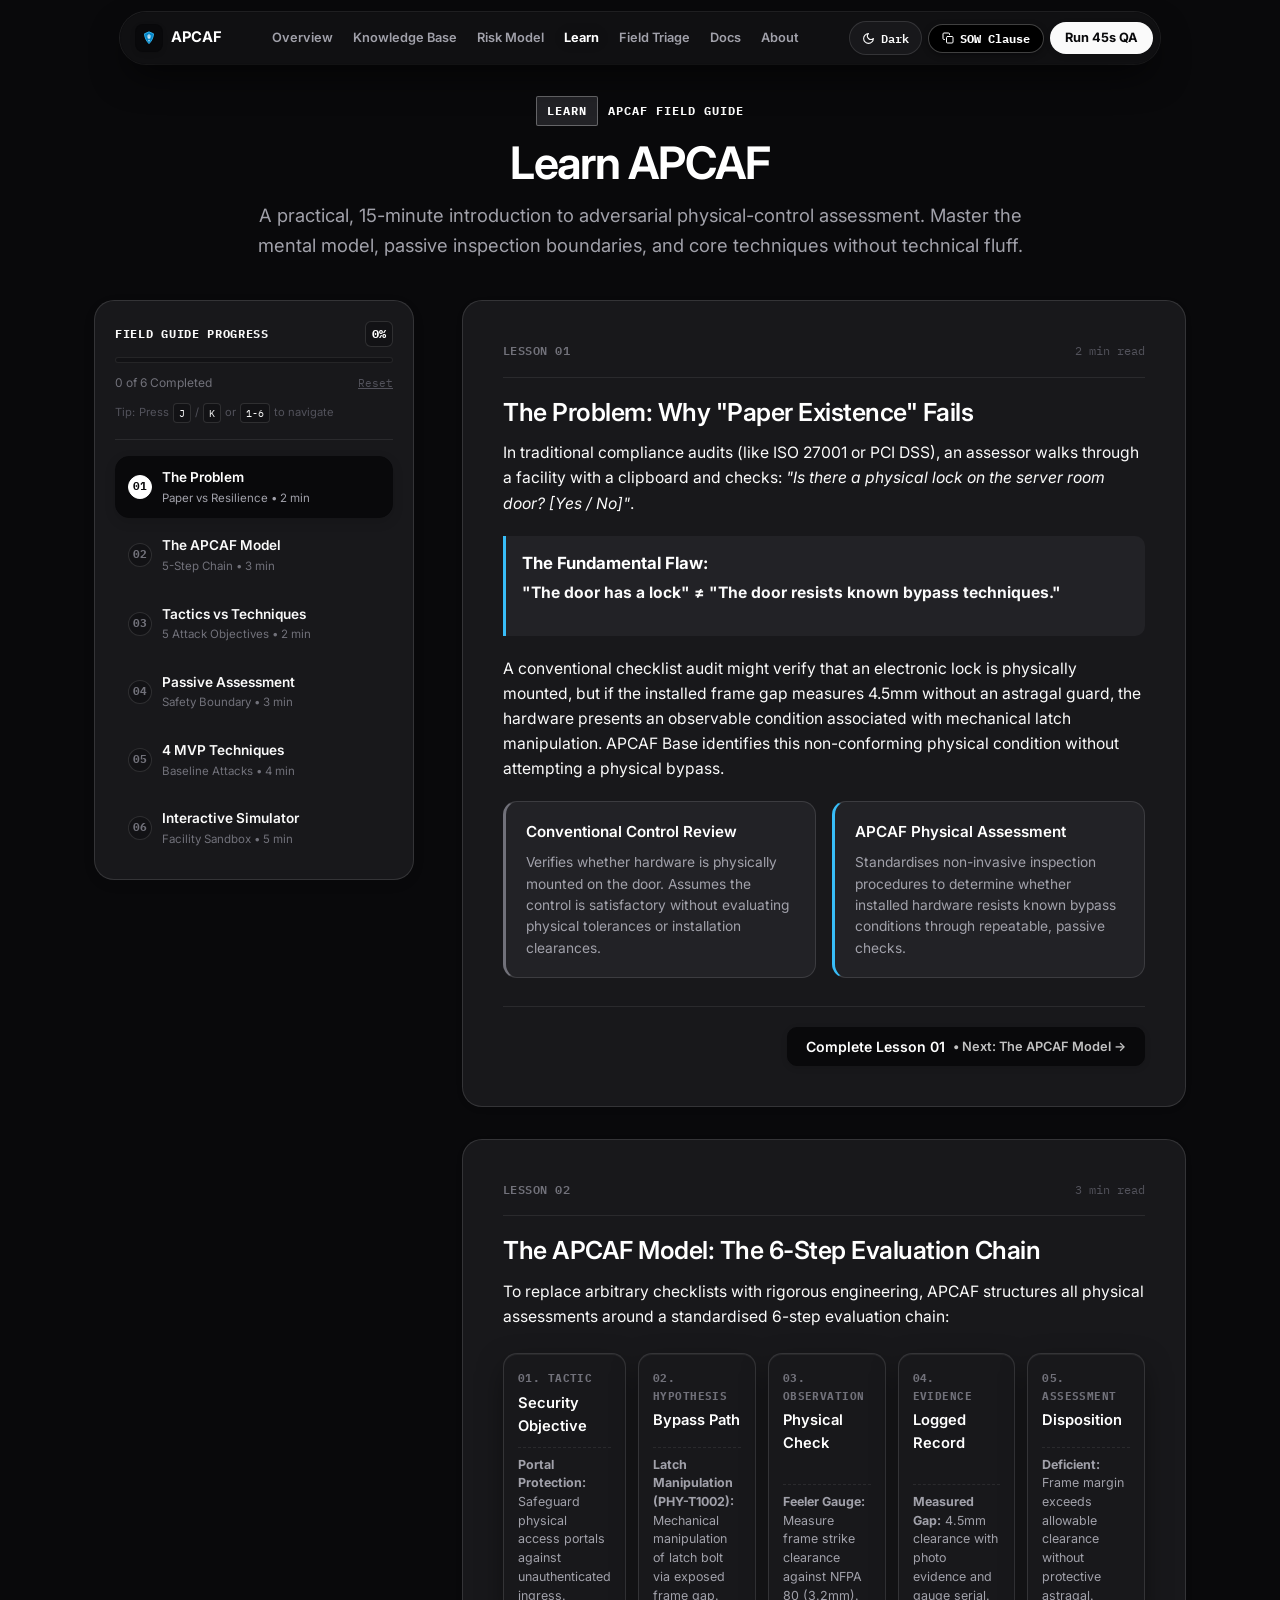
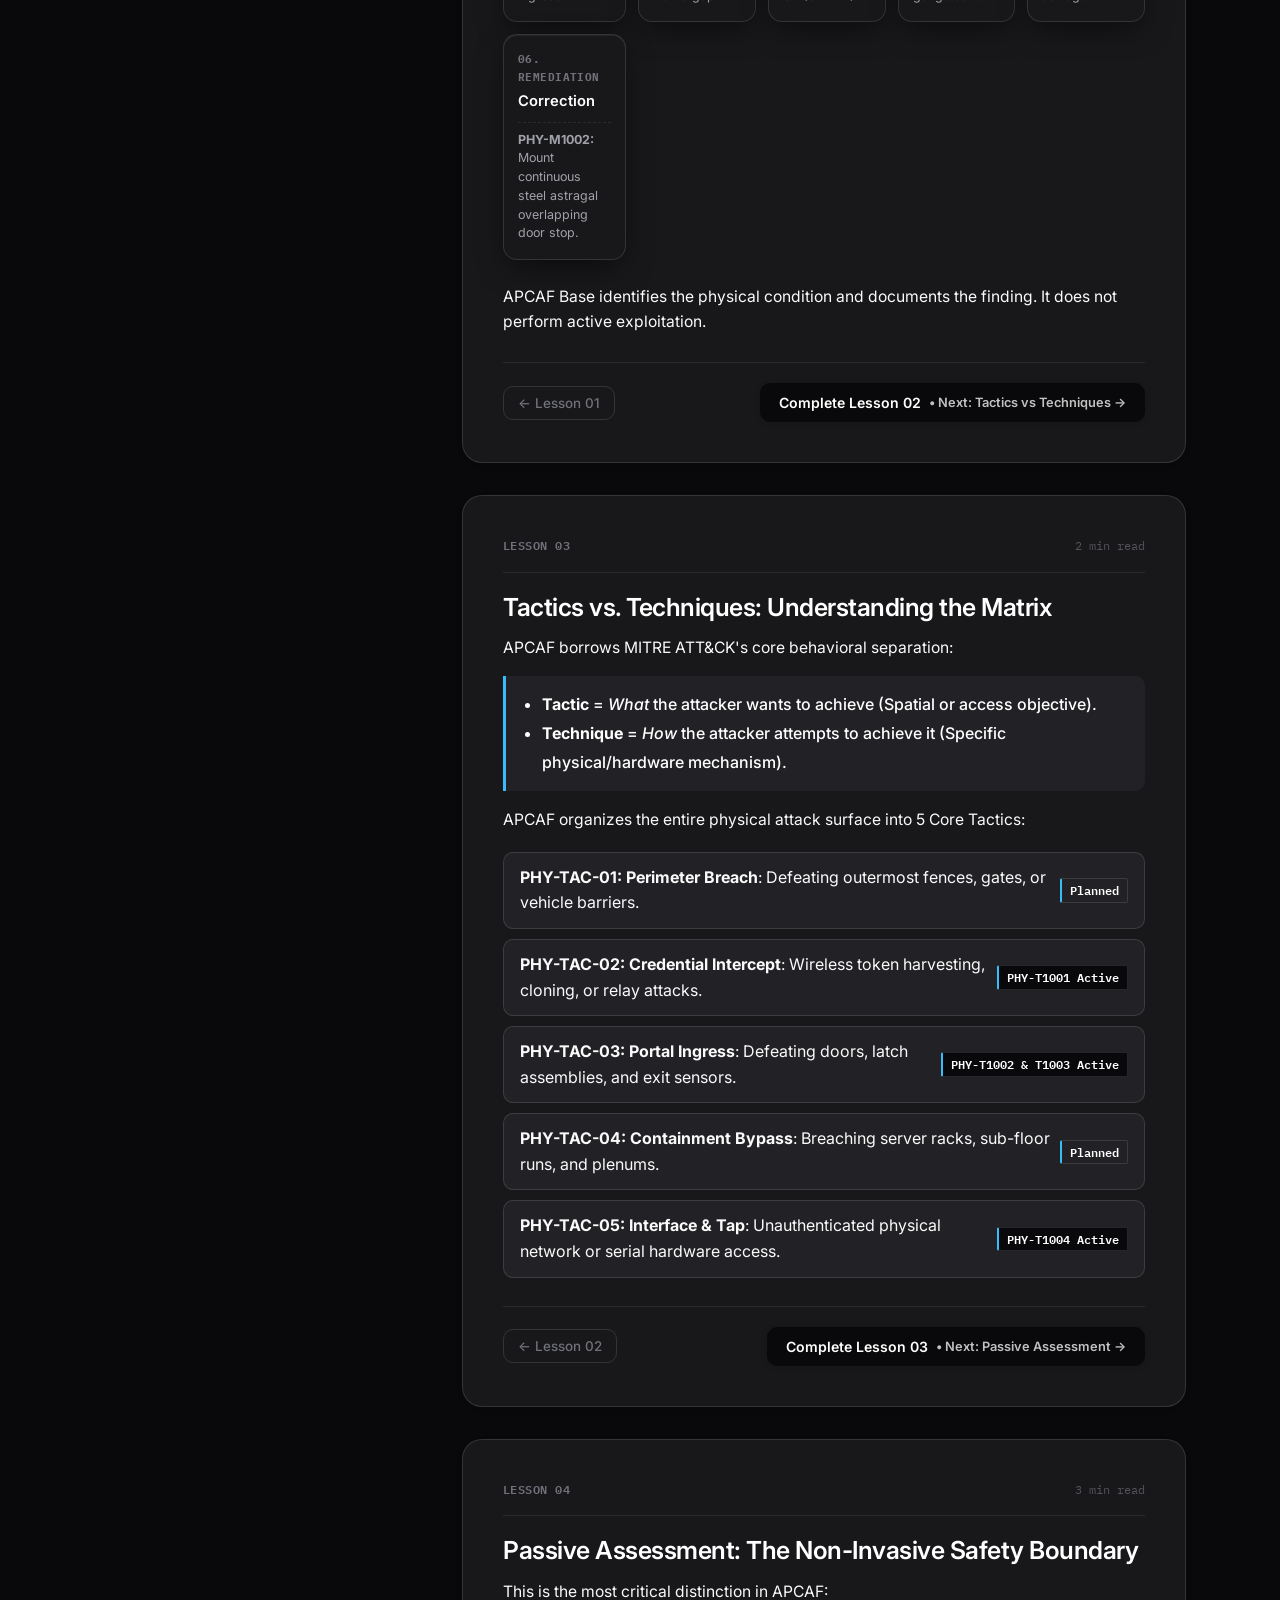
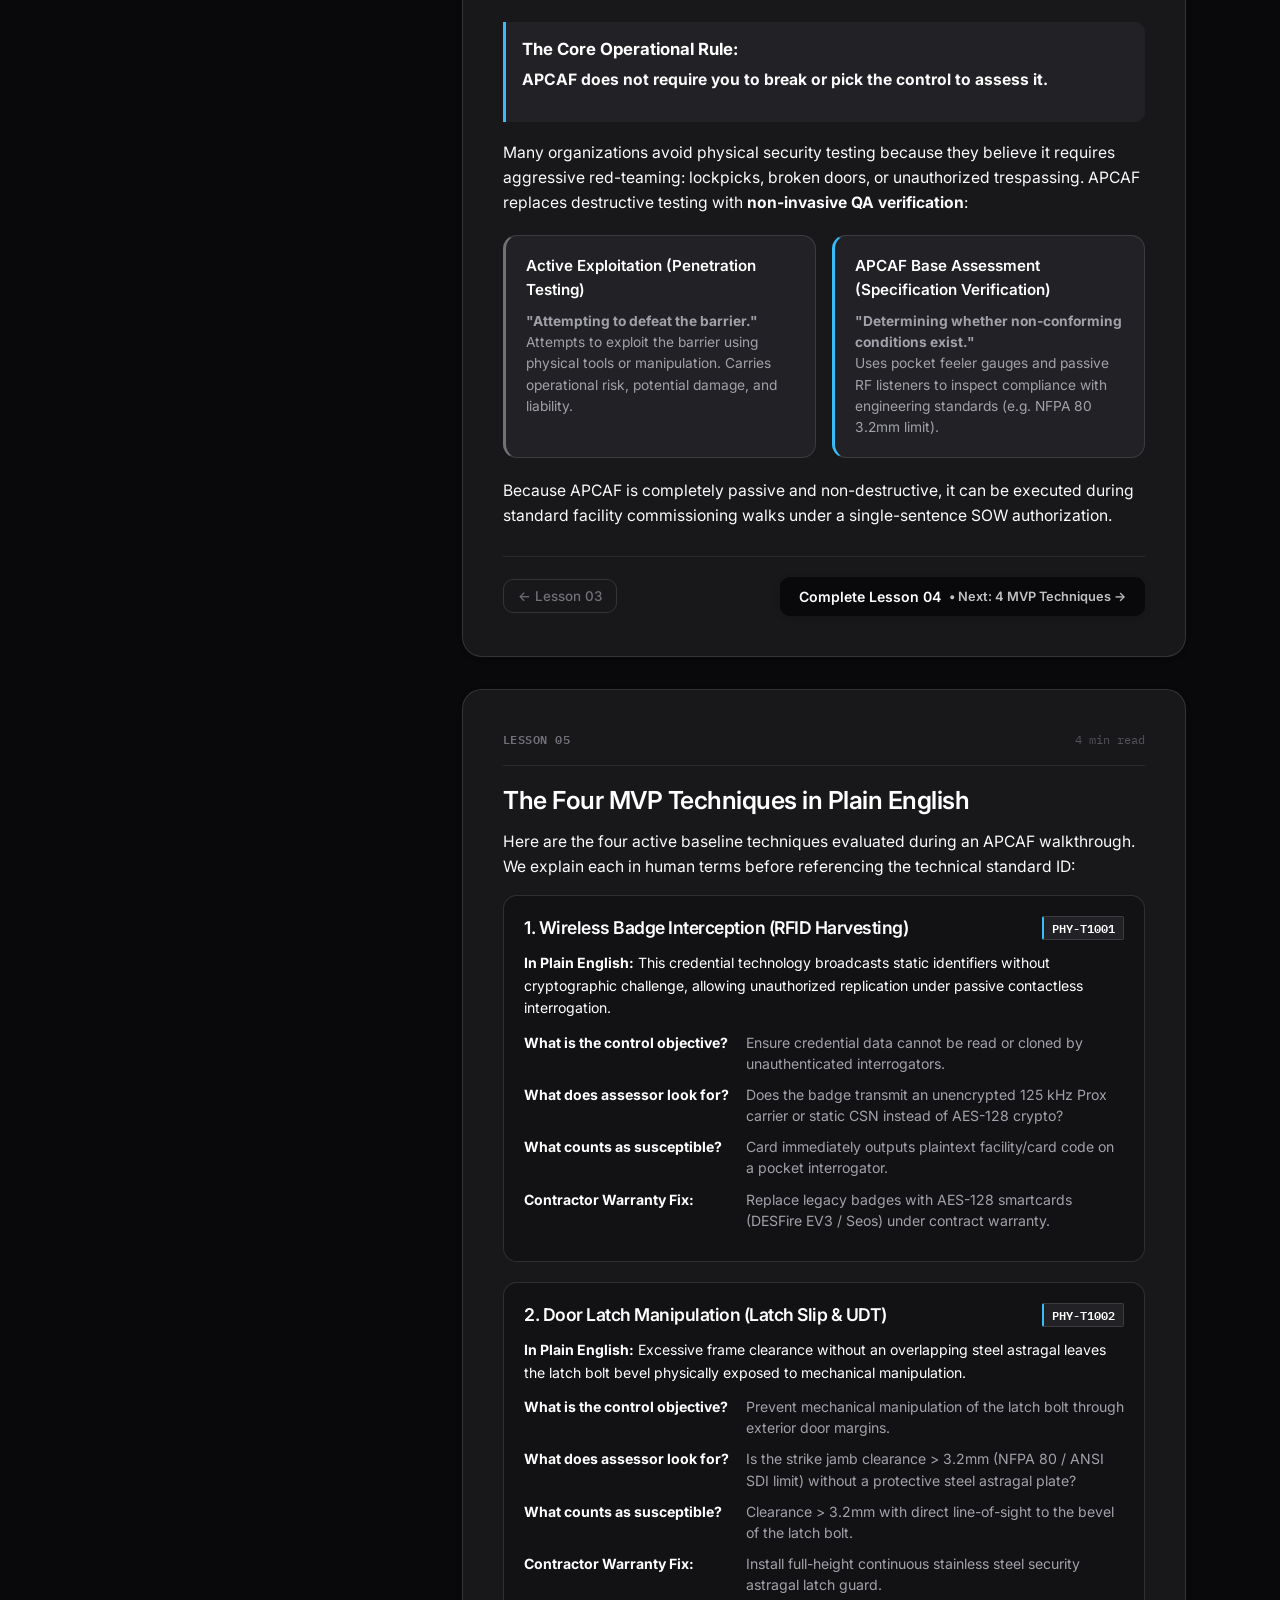
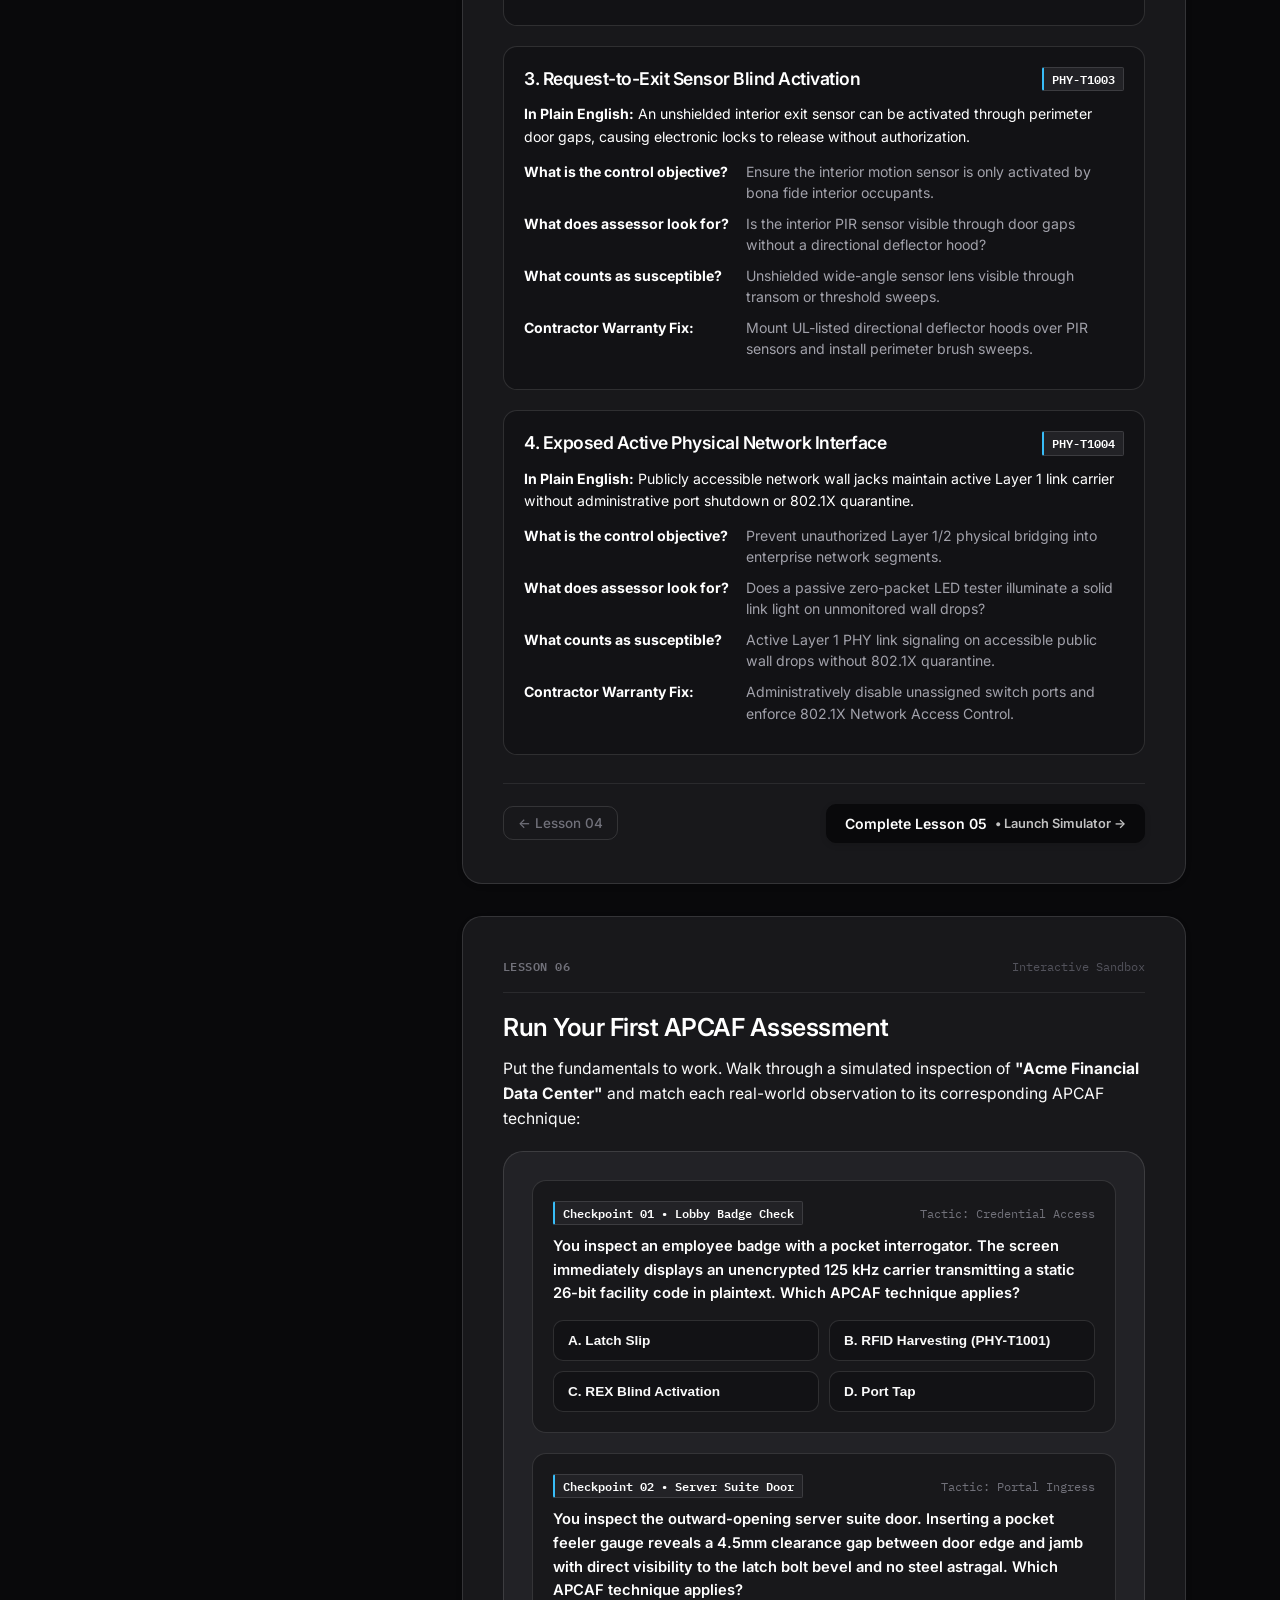
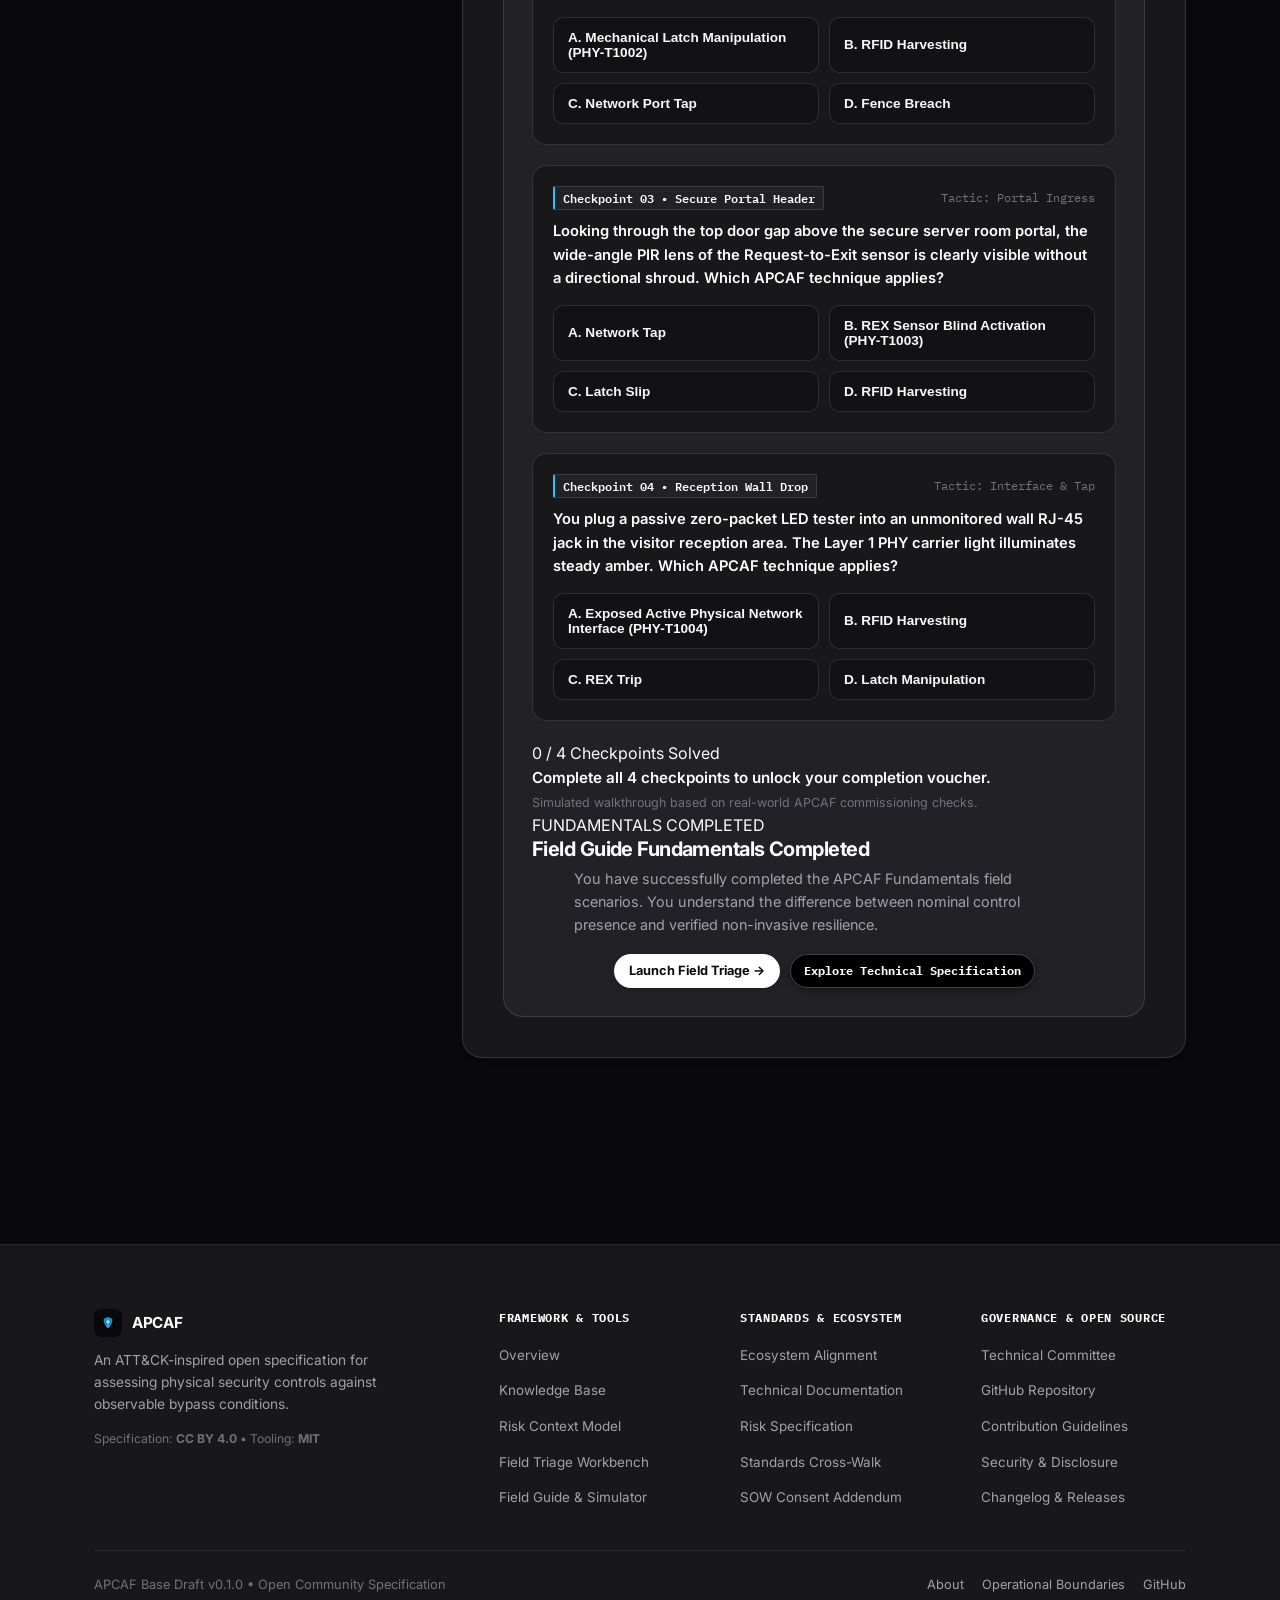
<file: learn.html>
<!DOCTYPE html>
<html lang="en">
<head>
  <meta charset="UTF-8">
  <meta name="viewport" content="width=device-width, initial-scale=1.0">
  <title>Learn APCAF: A Practical Field Guide to Physical Control Assessment</title>
  <meta name="description" content="A practical 15-minute introduction to adversarial physical-control assessment. Master the mental model, passive inspection boundaries, and core MVP techniques.">
  
  <link rel="icon" type="image/svg+xml" href="favicon.svg">

  <!-- Typography: Institutional Standards System: Inter & IBM Plex Mono -->
  <link rel="preconnect" href="https://fonts.googleapis.com">
  <link rel="preconnect" href="https://fonts.gstatic.com" crossorigin>
  <link href="https://fonts.googleapis.com/css2?family=IBM+Plex+Mono:wght@400;500;600;700&family=Inter:wght@400;500;600;700&display=swap" rel="stylesheet">
  
  <link rel="stylesheet" href="styles.css">
</head>
<body>

  <!-- Mobile Top Reading Progress Line -->
  <div class="mobile-top-progress" aria-hidden="true">
    <div class="mobile-top-progress-fill" id="mobileTopProgressFill"></div>
  </div>

  <!-- High-End Glassmorphic Floating Island Navigation -->
  <header class="site-header">
    <div class="nav-wrap">
      <a href="index.html" class="brand-link" aria-label="APCAF Home">
        <!-- Bespoke APCAF Vector Logo Mark -->
        <div class="brand-icon-box">
          <svg width="18" height="18" viewBox="0 0 64 64" fill="none">
            <path d="M32 10 L48 17 C48 31 39.5 45 32 52 C24.5 45 16 31 16 17 Z" fill="#0284c7" stroke="#38bdf8" stroke-width="3" stroke-linejoin="round" />
            <path d="M32 19 V35 M26 25 H38 M28 31 H36" stroke="#ffffff" stroke-width="3" stroke-linecap="round" />
            <circle cx="32" cy="42" r="2.5" fill="#ffffff" />
          </svg>
        </div>
        <span class="brand-badge">APCAF</span>
      </a>

      <nav>
        <ul class="nav-menu">
          <li><a href="index.html">Overview</a></li>
          <li><a href="repository.html">Knowledge Base</a></li>
          <li><a href="risk.html">Risk Model</a></li>
          <li><a href="learn.html" class="active">Learn</a></li>
          <li><a href="tools/field-triage.html">Field Triage</a></li>
          <li><a href="docs.html">Docs</a></li>
          <li><a href="about.html">About</a></li>
        </ul>
      </nav>

      <div class="nav-actions">
        <!-- Theme Toggle -->
        <button type="button" class="btn-theme-toggle" onclick="cycleTheme()" aria-label="Cycle display theme (Dark, Light, System)">
          <svg class="icon-svg" width="13" height="13" viewBox="0 0 24 24" fill="none" stroke="currentColor" stroke-width="2"><path d="M12 3a6 6 0 0 0 9 9 9 9 0 1 1-9-9Z"></path></svg>
          <span>Dark</span>
        </button>
        <!-- SOW button opens modal -->
        <button type="button" class="btn-nav-sow" onclick="openSowModal()">
          <svg width="12" height="12" viewBox="0 0 24 24" fill="none" stroke="currentColor" stroke-width="2" stroke-linecap="round" stroke-linejoin="round">
            <rect x="9" y="9" width="13" height="13" rx="2" ry="2"></rect>
            <path d="M5 15H4a2 2 0 0 1-2-2V4a2 2 0 0 1 2-2h9a2 2 0 0 1 2 2v1"></path>
          </svg>
          SOW Clause
        </button>
        <a href="tools/field-triage.html" class="btn-nav-primary">
          Run 45s QA
        </a>
        <!-- Mobile Menu Toggle Button -->
        <button type="button" class="btn-mobile-menu-toggle" id="mobileMenuToggleBtn" onclick="toggleMobileMenu()" aria-label="Toggle Navigation Menu">
          <svg width="18" height="18" viewBox="0 0 24 24" fill="none" stroke="currentColor" stroke-width="2" stroke-linecap="round" stroke-linejoin="round">
            <line x1="3" y1="12" x2="21" y2="12"></line>
            <line x1="3" y1="6" x2="21" y2="6"></line>
            <line x1="3" y1="18" x2="21" y2="18"></line>
          </svg>
        </button>
      </div>

      <!-- Mobile Navigation Drawer -->
      <div class="mobile-nav-drawer" id="mobileNavMenu">
        <a href="index.html" onclick="closeMobileMenu()">Overview</a>
        <a href="repository.html" onclick="closeMobileMenu()">Knowledge Base (Rules)</a>
        <a href="risk.html" onclick="closeMobileMenu()">Risk Model</a>
        <a href="learn.html" class="active" onclick="closeMobileMenu()">Learn APCAF (Field Guide)</a>
        <a href="tools/field-triage.html" onclick="closeMobileMenu()">45s Field Triage</a>
        <a href="docs.html" onclick="closeMobileMenu()">Technical Documentation</a>
        <a href="about.html" onclick="closeMobileMenu()">About &amp; Governance</a>
      </div>
    </div>
  </header>

  <!-- Learn APCAF Field Guide Layout -->
  <main class="container learn-page-layout">
    
    <!-- Hero Header -->
    <div class="learn-hero-header">
      <div class="spec-tagline" style="margin-bottom: 12px;">
        <span class="spec-tagline-kicker">LEARN</span>
        <span class="spec-tagline-title">APCAF Field Guide</span>
      </div>
      <h1>Learn APCAF</h1>
      <p>A practical, 15-minute introduction to adversarial physical-control assessment. Master the mental model, passive inspection boundaries, and core techniques without technical fluff.</p>
    </div>

    <div class="learn-studio-grid">
      
      <!-- Left Column: Desktop Journey Console / Rail -->
      <aside class="learn-journey-console" aria-label="Lesson Progress">
        <div class="journey-progress-card">
          <div class="journey-progress-meta">
            <span class="journey-progress-title">Field Guide Progress</span>
            <span class="journey-progress-pct" id="journeyProgressPct">0%</span>
          </div>
          <div class="journey-progress-track">
            <div class="journey-progress-fill" id="journeyProgressFill"></div>
          </div>
          <div class="journey-progress-sub">
            <span id="journeyProgressStat">0 of 6 Lessons Completed</span>
            <button type="button" class="btn-reset-progress" onclick="resetProgress()">Reset</button>
          </div>
          <div class="journey-kbd-tip">
            <span>Tip:</span> Press <span class="kbd-badge">J</span> / <span class="kbd-badge">K</span> or <span class="kbd-badge">1-6</span> to navigate
          </div>
        </div>

        <div class="journey-step-list" id="journeyStepList">
          <a href="#lesson-01" class="journey-step-btn active" data-lesson="1" id="stepBtn-1" onclick="handleStepClick(event, 1)">
            <span class="step-indicator-circle" id="stepCircle-1">01</span>
            <div class="step-meta-col">
              <span class="step-title">The Problem</span>
              <span class="step-sub">Paper vs Resilience • 2 min</span>
            </div>
          </a>

          <a href="#lesson-02" class="journey-step-btn" data-lesson="2" id="stepBtn-2" onclick="handleStepClick(event, 2)">
            <span class="step-indicator-circle" id="stepCircle-2">02</span>
            <div class="step-meta-col">
              <span class="step-title">The APCAF Model</span>
              <span class="step-sub">5-Step Chain • 3 min</span>
            </div>
          </a>

          <a href="#lesson-03" class="journey-step-btn" data-lesson="3" id="stepBtn-3" onclick="handleStepClick(event, 3)">
            <span class="step-indicator-circle" id="stepCircle-3">03</span>
            <div class="step-meta-col">
              <span class="step-title">Tactics vs Techniques</span>
              <span class="step-sub">5 Attack Objectives • 2 min</span>
            </div>
          </a>

          <a href="#lesson-04" class="journey-step-btn" data-lesson="4" id="stepBtn-4" onclick="handleStepClick(event, 4)">
            <span class="step-indicator-circle" id="stepCircle-4">04</span>
            <div class="step-meta-col">
              <span class="step-title">Passive Assessment</span>
              <span class="step-sub">Safety Boundary • 3 min</span>
            </div>
          </a>

          <a href="#lesson-05" class="journey-step-btn" data-lesson="5" id="stepBtn-5" onclick="handleStepClick(event, 5)">
            <span class="step-indicator-circle" id="stepCircle-5">05</span>
            <div class="step-meta-col">
              <span class="step-title">4 MVP Techniques</span>
              <span class="step-sub">Baseline Attacks • 4 min</span>
            </div>
          </a>

          <a href="#lesson-06" class="journey-step-btn" data-lesson="6" id="stepBtn-6" onclick="handleStepClick(event, 6)">
            <span class="step-indicator-circle" id="stepCircle-6">06</span>
            <div class="step-meta-col">
              <span class="step-title">Interactive Simulator</span>
              <span class="step-sub">Facility Sandbox • 5 min</span>
            </div>
          </a>
        </div>
      </aside>

      <!-- Right Column: Lesson Deck -->
      <div class="learn-lesson-deck">

        <!-- LESSON 01: The Problem -->
        <section class="lesson-card" id="lesson-01">
          <div class="lesson-head">
            <span class="lesson-num">Lesson 01</span>
            <span class="lesson-time">2 min read</span>
          </div>
          <h2 class="lesson-title">The Problem: Why "Paper Existence" Fails</h2>
          <div class="lesson-body">
            <p>
              In traditional compliance audits (like ISO 27001 or PCI DSS), an assessor walks through a facility with a clipboard and checks: <em>"Is there a physical lock on the server room door? [Yes / No]"</em>.
            </p>
            
            <div class="plain-english-card" style="margin: 20px 0;">
              <div style="font-size: 1.05rem; font-weight: 700; color: var(--text-pure); margin-bottom: 4px;">
                The Fundamental Flaw:
              </div>
              <p class="plain-english-text">
                <strong>"The door has a lock" ≠ "The door resists known bypass techniques."</strong>
              </p>
            </div>

            <p>
              A conventional checklist audit might verify that an electronic lock is physically mounted, but if the installed frame gap measures 4.5mm without an astragal guard, the hardware presents an observable condition associated with mechanical latch manipulation. APCAF Base identifies this non-conforming physical condition without attempting a physical bypass.
            </p>

            <!-- Comparison Matrix -->
            <div class="comparison-grid">
              <div class="comparison-box active-box">
                <div class="comparison-title">Conventional Control Review</div>
                <p>Verifies whether hardware is physically mounted on the door. Assumes the control is satisfactory without evaluating physical tolerances or installation clearances.</p>
              </div>
              <div class="comparison-box passive-box">
                <div class="comparison-title">APCAF Physical Assessment</div>
                <p>Standardises non-invasive inspection procedures to determine whether installed hardware resists known bypass conditions through repeatable, passive checks.</p>
              </div>
            </div>

            <!-- Lesson 01 Footer Navigation -->
            <div class="lesson-footer-nav">
              <button type="button" class="btn-lesson-complete-next" id="btnNext-1" onclick="completeAndNext(1)">
                <span>Complete Lesson 01</span>
                <span style="opacity: 0.75; font-size: 0.8rem;">• Next: The APCAF Model →</span>
              </button>
            </div>
          </div>
        </section>

        <!-- LESSON 02: The APCAF Model -->
        <section class="lesson-card" id="lesson-02">
          <div class="lesson-head">
            <span class="lesson-num">Lesson 02</span>
            <span class="lesson-time">3 min read</span>
          </div>
          <h2 class="lesson-title">The APCAF Model: The 6-Step Evaluation Chain</h2>
          <div class="lesson-body">
            <p>
              To replace arbitrary checklists with rigorous engineering, APCAF structures all physical assessments around a standardised 6-step evaluation chain:
            </p>

            <!-- Visual Pipeline -->
            <div class="mental-pipeline-grid" style="margin: 24px 0;">
              <div class="pipeline-step">
                <div class="pipeline-step-num">01. TACTIC</div>
                <div class="pipeline-step-title">Security Objective</div>
                <div class="pipeline-step-example"><strong>Portal Protection:</strong> Safeguard physical access portals against unauthenticated ingress.</div>
              </div>
              <div class="pipeline-step">
                <div class="pipeline-step-num">02. HYPOTHESIS</div>
                <div class="pipeline-step-title">Bypass Path</div>
                <div class="pipeline-step-example"><strong>Latch Manipulation (PHY-T1002):</strong> Mechanical manipulation of latch bolt via exposed frame gap.</div>
              </div>
              <div class="pipeline-step">
                <div class="pipeline-step-num">03. OBSERVATION</div>
                <div class="pipeline-step-title">Physical Check</div>
                <div class="pipeline-step-example"><strong>Feeler Gauge:</strong> Measure frame strike clearance against NFPA 80 (3.2mm).</div>
              </div>
              <div class="pipeline-step">
                <div class="pipeline-step-num">04. EVIDENCE</div>
                <div class="pipeline-step-title">Logged Record</div>
                <div class="pipeline-step-example"><strong>Measured Gap:</strong> 4.5mm clearance with photo evidence and gauge serial.</div>
              </div>
              <div class="pipeline-step">
                <div class="pipeline-step-num">05. ASSESSMENT</div>
                <div class="pipeline-step-title">Disposition</div>
                <div class="pipeline-step-example"><strong>Deficient:</strong> Frame margin exceeds allowable clearance without protective astragal.</div>
              </div>
              <div class="pipeline-step">
                <div class="pipeline-step-num">06. REMEDIATION</div>
                <div class="pipeline-step-title">Correction</div>
                <div class="pipeline-step-example"><strong>PHY-M1002:</strong> Mount continuous steel astragal overlapping door stop.</div>
              </div>
            </div>

            <p>
              APCAF Base identifies the physical condition and documents the finding. It does not perform active exploitation.
            </p>

            <!-- Lesson 02 Footer Navigation -->
            <div class="lesson-footer-nav">
              <button type="button" class="btn-lesson-prev" onclick="stepLesson(-1)">← Lesson 01</button>
              <button type="button" class="btn-lesson-complete-next" id="btnNext-2" onclick="completeAndNext(2)">
                <span>Complete Lesson 02</span>
                <span style="opacity: 0.75; font-size: 0.8rem;">• Next: Tactics vs Techniques →</span>
              </button>
            </div>
          </div>
        </section>

        <!-- LESSON 03: Tactics vs Techniques -->
        <section class="lesson-card" id="lesson-03">
          <div class="lesson-head">
            <span class="lesson-num">Lesson 03</span>
            <span class="lesson-time">2 min read</span>
          </div>
          <h2 class="lesson-title">Tactics vs. Techniques: Understanding the Matrix</h2>
          <div class="lesson-body">
            <p>
              APCAF borrows MITRE ATT&amp;CK's core behavioral separation:
            </p>
            
            <div class="plain-english-card" style="margin: 16px 0;">
              <ul style="margin: 0; padding-left: 20px; line-height: 1.8; color: var(--text-pure); font-weight: 500;">
                <li><strong>Tactic</strong> = <em>What</em> the attacker wants to achieve (Spatial or access objective).</li>
                <li><strong>Technique</strong> = <em>How</em> the attacker attempts to achieve it (Specific physical/hardware mechanism).</li>
              </ul>
            </div>

            <p>APCAF organizes the entire physical attack surface into 5 Core Tactics:</p>

            <div style="display: flex; flex-direction: column; gap: 10px; margin: 20px 0;">
              <div style="padding: 12px 16px; background: var(--bg-surface-elevated); border-radius: var(--radius-sm); border: 1px solid var(--border-card); display: flex; justify-content: space-between; align-items: center;">
                <div><strong>PHY-TAC-01: Perimeter Breach</strong>: Defeating outermost fences, gates, or vehicle barriers.</div>
                <span class="chip-tag">Planned</span>
              </div>
              <div style="padding: 12px 16px; background: var(--bg-surface-elevated); border-radius: var(--radius-sm); border: 1px solid var(--border-card); display: flex; justify-content: space-between; align-items: center;">
                <div><strong>PHY-TAC-02: Credential Intercept</strong>: Wireless token harvesting, cloning, or relay attacks.</div>
                <span class="chip-tag" style="background: #09090b; color: #fff;">PHY-T1001 Active</span>
              </div>
              <div style="padding: 12px 16px; background: var(--bg-surface-elevated); border-radius: var(--radius-sm); border: 1px solid var(--border-card); display: flex; justify-content: space-between; align-items: center;">
                <div><strong>PHY-TAC-03: Portal Ingress</strong>: Defeating doors, latch assemblies, and exit sensors.</div>
                <span class="chip-tag" style="background: #09090b; color: #fff;">PHY-T1002 &amp; T1003 Active</span>
              </div>
              <div style="padding: 12px 16px; background: var(--bg-surface-elevated); border-radius: var(--radius-sm); border: 1px solid var(--border-card); display: flex; justify-content: space-between; align-items: center;">
                <div><strong>PHY-TAC-04: Containment Bypass</strong>: Breaching server racks, sub-floor runs, and plenums.</div>
                <span class="chip-tag">Planned</span>
              </div>
              <div style="padding: 12px 16px; background: var(--bg-surface-elevated); border-radius: var(--radius-sm); border: 1px solid var(--border-card); display: flex; justify-content: space-between; align-items: center;">
                <div><strong>PHY-TAC-05: Interface &amp; Tap</strong>: Unauthenticated physical network or serial hardware access.</div>
                <span class="chip-tag" style="background: #09090b; color: #fff;">PHY-T1004 Active</span>
              </div>
            </div>

            <!-- Lesson 03 Footer Navigation -->
            <div class="lesson-footer-nav">
              <button type="button" class="btn-lesson-prev" onclick="stepLesson(-1)">← Lesson 02</button>
              <button type="button" class="btn-lesson-complete-next" id="btnNext-3" onclick="completeAndNext(3)">
                <span>Complete Lesson 03</span>
                <span style="opacity: 0.75; font-size: 0.8rem;">• Next: Passive Assessment →</span>
              </button>
            </div>
          </div>
        </section>

        <!-- LESSON 04: Passive Assessment -->
        <section class="lesson-card" id="lesson-04">
          <div class="lesson-head">
            <span class="lesson-num">Lesson 04</span>
            <span class="lesson-time">3 min read</span>
          </div>
          <h2 class="lesson-title">Passive Assessment: The Non-Invasive Safety Boundary</h2>
          <div class="lesson-body">
            <p>
              This is the most critical distinction in APCAF:
            </p>

            <div class="plain-english-card" style="margin: 18px 0;">
              <div style="font-size: 1.05rem; font-weight: 700; color: var(--text-pure); margin-bottom: 4px;">
                The Core Operational Rule:
              </div>
              <p class="plain-english-text">
                <strong>APCAF does not require you to break or pick the control to assess it.</strong>
              </p>
            </div>

            <p>
              Many organizations avoid physical security testing because they believe it requires aggressive red-teaming: lockpicks, broken doors, or unauthorized trespassing. APCAF replaces destructive testing with <strong>non-invasive QA verification</strong>:
            </p>

            <div class="comparison-grid">
              <div class="comparison-box active-box">
                <div class="comparison-title">Active Exploitation (Penetration Testing)</div>
                <p><strong>"Attempting to defeat the barrier."</strong><br>Attempts to exploit the barrier using physical tools or manipulation. Carries operational risk, potential damage, and liability.</p>
              </div>
              <div class="comparison-box passive-box">
                <div class="comparison-title">APCAF Base Assessment (Specification Verification)</div>
                <p><strong>"Determining whether non-conforming conditions exist."</strong><br>Uses pocket feeler gauges and passive RF listeners to inspect compliance with engineering standards (e.g. NFPA 80 3.2mm limit).</p>
              </div>
            </div>

            <p>
              Because APCAF is completely passive and non-destructive, it can be executed during standard facility commissioning walks under a single-sentence SOW authorization.
            </p>

            <!-- Lesson 04 Footer Navigation -->
            <div class="lesson-footer-nav">
              <button type="button" class="btn-lesson-prev" onclick="stepLesson(-1)">← Lesson 03</button>
              <button type="button" class="btn-lesson-complete-next" id="btnNext-4" onclick="completeAndNext(4)">
                <span>Complete Lesson 04</span>
                <span style="opacity: 0.75; font-size: 0.8rem;">• Next: 4 MVP Techniques →</span>
              </button>
            </div>
          </div>
        </section>

        <!-- LESSON 05: The Four MVP Techniques -->
        <section class="lesson-card" id="lesson-05">
          <div class="lesson-head">
            <span class="lesson-num">Lesson 05</span>
            <span class="lesson-time">4 min read</span>
          </div>
          <h2 class="lesson-title">The Four MVP Techniques in Plain English</h2>
          <div class="lesson-body">
            <p>
              Here are the four active baseline techniques evaluated during an APCAF walkthrough. We explain each in human terms before referencing the technical standard ID:
            </p>

            <!-- 1. RFID Harvesting -->
            <div class="tech-breakdown-card">
              <div class="tech-breakdown-head">
                <h3 style="font-size: 1.1rem; color: var(--text-pure); margin: 0;">1. Wireless Badge Interception (RFID Harvesting)</h3>
                <span class="chip-tag">PHY-T1001</span>
              </div>
              <p style="font-size: 0.88rem; color: var(--text-pure); margin-bottom: 12px;"><strong>In Plain English:</strong> This credential technology broadcasts static identifiers without cryptographic challenge, allowing unauthorized replication under passive contactless interrogation.</p>
              <div class="tech-q-row"><span class="tech-q-label">What is the control objective?</span><span class="tech-q-val">Ensure credential data cannot be read or cloned by unauthenticated interrogators.</span></div>
              <div class="tech-q-row"><span class="tech-q-label">What does assessor look for?</span><span class="tech-q-val">Does the badge transmit an unencrypted 125 kHz Prox carrier or static CSN instead of AES-128 crypto?</span></div>
              <div class="tech-q-row"><span class="tech-q-label">What counts as susceptible?</span><span class="tech-q-val">Card immediately outputs plaintext facility/card code on a pocket interrogator.</span></div>
              <div class="tech-q-row"><span class="tech-q-label">Contractor Warranty Fix:</span><span class="tech-q-val">Replace legacy badges with AES-128 smartcards (DESFire EV3 / Seos) under contract warranty.</span></div>
            </div>

            <!-- 2. Latch Slip -->
            <div class="tech-breakdown-card">
              <div class="tech-breakdown-head">
                <h3 style="font-size: 1.1rem; color: var(--text-pure); margin: 0;">2. Door Latch Manipulation (Latch Slip &amp; UDT)</h3>
                <span class="chip-tag">PHY-T1002</span>
              </div>
              <p style="font-size: 0.88rem; color: var(--text-pure); margin-bottom: 12px;"><strong>In Plain English:</strong> Excessive frame clearance without an overlapping steel astragal leaves the latch bolt bevel physically exposed to mechanical manipulation.</p>
              <div class="tech-q-row"><span class="tech-q-label">What is the control objective?</span><span class="tech-q-val">Prevent mechanical manipulation of the latch bolt through exterior door margins.</span></div>
              <div class="tech-q-row"><span class="tech-q-label">What does assessor look for?</span><span class="tech-q-val">Is the strike jamb clearance &gt; 3.2mm (NFPA 80 / ANSI SDI limit) without a protective steel astragal plate?</span></div>
              <div class="tech-q-row"><span class="tech-q-label">What counts as susceptible?</span><span class="tech-q-val">Clearance &gt; 3.2mm with direct line-of-sight to the bevel of the latch bolt.</span></div>
              <div class="tech-q-row"><span class="tech-q-label">Contractor Warranty Fix:</span><span class="tech-q-val">Install full-height continuous stainless steel security astragal latch guard.</span></div>
            </div>

            <!-- 3. REX Sensor Trip -->
            <div class="tech-breakdown-card">
              <div class="tech-breakdown-head">
                <h3 style="font-size: 1.1rem; color: var(--text-pure); margin: 0;">3. Request-to-Exit Sensor Blind Activation</h3>
                <span class="chip-tag">PHY-T1003</span>
              </div>
              <p style="font-size: 0.88rem; color: var(--text-pure); margin-bottom: 12px;"><strong>In Plain English:</strong> An unshielded interior exit sensor can be activated through perimeter door gaps, causing electronic locks to release without authorization.</p>
              <div class="tech-q-row"><span class="tech-q-label">What is the control objective?</span><span class="tech-q-val">Ensure the interior motion sensor is only activated by bona fide interior occupants.</span></div>
              <div class="tech-q-row"><span class="tech-q-label">What does assessor look for?</span><span class="tech-q-val">Is the interior PIR sensor visible through door gaps without a directional deflector hood?</span></div>
              <div class="tech-q-row"><span class="tech-q-label">What counts as susceptible?</span><span class="tech-q-val">Unshielded wide-angle sensor lens visible through transom or threshold sweeps.</span></div>
              <div class="tech-q-row"><span class="tech-q-label">Contractor Warranty Fix:</span><span class="tech-q-val">Mount UL-listed directional deflector hoods over PIR sensors and install perimeter brush sweeps.</span></div>
            </div>

            <!-- 4. Network Drop -->
            <div class="tech-breakdown-card">
              <div class="tech-breakdown-head">
                <h3 style="font-size: 1.1rem; color: var(--text-pure); margin: 0;">4. Exposed Active Physical Network Interface</h3>
                <span class="chip-tag">PHY-T1004</span>
              </div>
              <p style="font-size: 0.88rem; color: var(--text-pure); margin-bottom: 12px;"><strong>In Plain English:</strong> Publicly accessible network wall jacks maintain active Layer 1 link carrier without administrative port shutdown or 802.1X quarantine.</p>
              <div class="tech-q-row"><span class="tech-q-label">What is the control objective?</span><span class="tech-q-val">Prevent unauthorized Layer 1/2 physical bridging into enterprise network segments.</span></div>
              <div class="tech-q-row"><span class="tech-q-label">What does assessor look for?</span><span class="tech-q-val">Does a passive zero-packet LED tester illuminate a solid link light on unmonitored wall drops?</span></div>
              <div class="tech-q-row"><span class="tech-q-label">What counts as susceptible?</span><span class="tech-q-val">Active Layer 1 PHY link signaling on accessible public wall drops without 802.1X quarantine.</span></div>
              <div class="tech-q-row"><span class="tech-q-label">Contractor Warranty Fix:</span><span class="tech-q-val">Administratively disable unassigned switch ports and enforce 802.1X Network Access Control.</span></div>
            </div>

            <!-- Lesson 05 Footer Navigation -->
            <div class="lesson-footer-nav">
              <button type="button" class="btn-lesson-prev" onclick="stepLesson(-1)">← Lesson 04</button>
              <button type="button" class="btn-lesson-complete-next" id="btnNext-5" onclick="completeAndNext(5)">
                <span>Complete Lesson 05</span>
                <span style="opacity: 0.75; font-size: 0.8rem;">• Launch Simulator →</span>
              </button>
            </div>
          </div>
        </section>

        <!-- LESSON 06: Interactive Facility Simulator -->
        <section class="lesson-card" id="lesson-06">
          <div class="lesson-head">
            <span class="lesson-num">Lesson 06</span>
            <span class="lesson-time">Interactive Sandbox</span>
          </div>
          <h2 class="lesson-title">Run Your First APCAF Assessment</h2>
          <div class="lesson-body">
            <p>
              Put the fundamentals to work. Walk through a simulated inspection of <strong>"Acme Financial Data Center"</strong> and match each real-world observation to its corresponding APCAF technique:
            </p>

            <div class="simulator-box">
              
              <!-- Scenario 1 -->
              <div class="sim-scenario-card" id="sim-card-1">
                <div class="sim-scenario-head">
                  <span class="chip-tag">Checkpoint 01 • Lobby Badge Check</span>
                  <span style="font-family: var(--font-mono); font-size: 0.75rem; color: var(--text-dim);">Tactic: Credential Access</span>
                </div>
                <p style="font-size: 0.92rem; font-weight: 600; color: var(--text-pure); margin-bottom: 6px;">
                  You inspect an employee badge with a pocket interrogator. The screen immediately displays an unencrypted 125 kHz carrier transmitting a static 26-bit facility code in plaintext. Which APCAF technique applies?
                </p>
                <div class="sim-options-grid">
                  <button type="button" class="sim-opt-btn" onclick="checkSimAnswer(1, 'A')">A. Latch Slip</button>
                  <button type="button" class="sim-opt-btn" onclick="checkSimAnswer(1, 'B')">B. RFID Harvesting (PHY-T1001)</button>
                  <button type="button" class="sim-opt-btn" onclick="checkSimAnswer(1, 'C')">C. REX Blind Activation</button>
                  <button type="button" class="sim-opt-btn" onclick="checkSimAnswer(1, 'D')">D. Port Tap</button>
                </div>
                <div class="sim-feedback-box" id="sim-feedback-1"></div>
              </div>

              <!-- Scenario 2 -->
              <div class="sim-scenario-card" id="sim-card-2">
                <div class="sim-scenario-head">
                  <span class="chip-tag">Checkpoint 02 • Server Suite Door</span>
                  <span style="font-family: var(--font-mono); font-size: 0.75rem; color: var(--text-dim);">Tactic: Portal Ingress</span>
                </div>
                <p style="font-size: 0.92rem; font-weight: 600; color: var(--text-pure); margin-bottom: 6px;">
                  You inspect the outward-opening server suite door. Inserting a pocket feeler gauge reveals a 4.5mm clearance gap between door edge and jamb with direct visibility to the latch bolt bevel and no steel astragal. Which APCAF technique applies?
                </p>
                <div class="sim-options-grid">
                  <button type="button" class="sim-opt-btn" onclick="checkSimAnswer(2, 'A')">A. Mechanical Latch Manipulation (PHY-T1002)</button>
                  <button type="button" class="sim-opt-btn" onclick="checkSimAnswer(2, 'B')">B. RFID Harvesting</button>
                  <button type="button" class="sim-opt-btn" onclick="checkSimAnswer(2, 'C')">C. Network Port Tap</button>
                  <button type="button" class="sim-opt-btn" onclick="checkSimAnswer(2, 'D')">D. Fence Breach</button>
                </div>
                <div class="sim-feedback-box" id="sim-feedback-2"></div>
              </div>

              <!-- Scenario 3 -->
              <div class="sim-scenario-card" id="sim-card-3">
                <div class="sim-scenario-head">
                  <span class="chip-tag">Checkpoint 03 • Secure Portal Header</span>
                  <span style="font-family: var(--font-mono); font-size: 0.75rem; color: var(--text-dim);">Tactic: Portal Ingress</span>
                </div>
                <p style="font-size: 0.92rem; font-weight: 600; color: var(--text-pure); margin-bottom: 6px;">
                  Looking through the top door gap above the secure server room portal, the wide-angle PIR lens of the Request-to-Exit sensor is clearly visible without a directional shroud. Which APCAF technique applies?
                </p>
                <div class="sim-options-grid">
                  <button type="button" class="sim-opt-btn" onclick="checkSimAnswer(3, 'A')">A. Network Tap</button>
                  <button type="button" class="sim-opt-btn" onclick="checkSimAnswer(3, 'B')">B. REX Sensor Blind Activation (PHY-T1003)</button>
                  <button type="button" class="sim-opt-btn" onclick="checkSimAnswer(3, 'C')">C. Latch Slip</button>
                  <button type="button" class="sim-opt-btn" onclick="checkSimAnswer(3, 'D')">D. RFID Harvesting</button>
                </div>
                <div class="sim-feedback-box" id="sim-feedback-3"></div>
              </div>

              <!-- Scenario 4 -->
              <div class="sim-scenario-card" id="sim-card-4">
                <div class="sim-scenario-head">
                  <span class="chip-tag">Checkpoint 04 • Reception Wall Drop</span>
                  <span style="font-family: var(--font-mono); font-size: 0.75rem; color: var(--text-dim);">Tactic: Interface &amp; Tap</span>
                </div>
                <p style="font-size: 0.92rem; font-weight: 600; color: var(--text-pure); margin-bottom: 6px;">
                  You plug a passive zero-packet LED tester into an unmonitored wall RJ-45 jack in the visitor reception area. The Layer 1 PHY carrier light illuminates steady amber. Which APCAF technique applies?
                </p>
                <div class="sim-options-grid">
                  <button type="button" class="sim-opt-btn" onclick="checkSimAnswer(4, 'A')">A. Exposed Active Physical Network Interface (PHY-T1004)</button>
                  <button type="button" class="sim-opt-btn" onclick="checkSimAnswer(4, 'B')">B. RFID Harvesting</button>
                  <button type="button" class="sim-opt-btn" onclick="checkSimAnswer(4, 'C')">C. REX Trip</button>
                  <button type="button" class="sim-opt-btn" onclick="checkSimAnswer(4, 'D')">D. Latch Manipulation</button>
                </div>
                <div class="sim-feedback-box" id="sim-feedback-4"></div>
              </div>

              <!-- Score Summary & Certificate -->
              <div class="sim-scorecard-bar">
                <div class="sim-scorecard-stat">
                  <span class="sim-scorecard-val"><span id="simScore">0</span> / 4</span>
                  <span class="sim-scorecard-lbl">Checkpoints Solved</span>
                </div>
                <div style="flex: 1;">
                  <div style="font-weight: 600; font-size: 0.95rem; color: var(--text-pure);" id="simStatusMsg">
                    Complete all 4 checkpoints to unlock your completion voucher.
                  </div>
                  <div style="font-size: 0.78rem; color: var(--text-dim); margin-top: 2px;">
                    Simulated walkthrough based on real-world APCAF commissioning checks.
                  </div>
                </div>
              </div>

              <!-- Completion Certificate -->
              <div class="completion-cert" id="simCertificate">
                <div class="cert-seal">FUNDAMENTALS COMPLETED</div>
                <h3 style="font-size: 1.25rem; font-weight: 700; color: #ffffff; margin-bottom: 6px;">
                  Field Guide Fundamentals Completed
                </h3>
                <p style="font-size: 0.9rem; color: #a1a1aa; max-width: 500px; margin: 0 auto 18px;">
                  You have successfully completed the APCAF Fundamentals field scenarios. You understand the difference between nominal control presence and verified non-invasive resilience.
                </p>
                <div style="display: flex; gap: 10px; justify-content: center; flex-wrap: wrap;">
                  <a href="tools/field-triage.html" class="btn-nav-primary" style="background: #ffffff; color: #09090b;">Launch Field Triage →</a>
                  <a href="docs.html" class="btn-nav-sow" style="border-color: rgba(255,255,255,0.2); color: #fff;">Explore Technical Specification</a>
                </div>
              </div>

            </div>
          </div>
        </section>

      </div> <!-- /learn-lesson-deck -->
    </div> <!-- /learn-studio-grid -->

    <!-- Mobile Floating Journey Capsule (Bottom Control) -->
    <div class="mobile-journey-capsule" id="mobileJourneyCapsule">
      <div class="mobile-journey-info">
        <span class="mobile-journey-num" id="mobileLessonNum">Lesson 01 / 06</span>
        <span class="mobile-journey-label" id="mobileLessonLabel">The Problem: Paper vs Resilience</span>
      </div>
      <div class="mobile-journey-actions">
        <button type="button" class="btn-journey-step" onclick="stepLesson(-1)" aria-label="Previous Lesson">
          <svg width="14" height="14" viewBox="0 0 24 24" fill="none" stroke="currentColor" stroke-width="2" stroke-linecap="round" stroke-linejoin="round">
            <polyline points="15 18 9 12 15 6"></polyline>
          </svg>
        </button>
        <button type="button" class="btn-journey-step" onclick="stepLesson(1)" aria-label="Next Lesson">
          <svg width="14" height="14" viewBox="0 0 24 24" fill="none" stroke="currentColor" stroke-width="2" stroke-linecap="round" stroke-linejoin="round">
            <polyline points="9 18 15 12 9 6"></polyline>
          </svg>
        </button>
      </div>
    </div>

  </main>

  <!-- Site Footer -->
  <footer class="site-footer">
    <div class="container">
      <div class="footer-top-grid">
        <div class="footer-brand-col">
          <div style="display: flex; align-items: center; gap: 10px;">
            <div class="brand-icon-box" style="width: 28px; height: 28px;">
              <svg width="16" height="16" viewBox="0 0 64 64" fill="none">
                <path d="M32 10 L48 17 C48 31 39.5 45 32 52 C24.5 45 16 31 16 17 Z" fill="#0284c7" stroke="#38bdf8" stroke-width="3" stroke-linejoin="round" />
                <path d="M32 19 V35 M26 25 H38 M28 31 H36" stroke="#ffffff" stroke-width="3" stroke-linecap="round" />
                <circle cx="32" cy="42" r="2.5" fill="#ffffff" />
              </svg>
            </div>
            <span class="brand-badge" style="font-size: 0.95rem;">APCAF</span>
          </div>
          <p>
            An ATT&amp;CK-inspired open specification for assessing physical security controls against observable bypass conditions.
          </p>
          <div style="margin-top: 14px; font-size: 0.76rem; color: var(--text-dim);">
            Specification: <strong>CC BY 4.0</strong> • Tooling: <strong>MIT</strong>
          </div>
        </div>

        <div>
          <div class="footer-col-title">Framework &amp; Tools</div>
          <ul class="footer-col-links">
            <li><a href="index.html">Overview</a></li>
            <li><a href="repository.html">Knowledge Base</a></li>
            <li><a href="risk.html">Risk Context Model</a></li>
            <li><a href="tools/field-triage.html">Field Triage Workbench</a></li>
            <li><a href="learn.html">Field Guide &amp; Simulator</a></li>
          </ul>
        </div>

        <div>
          <div class="footer-col-title">Standards &amp; Ecosystem</div>
          <ul class="footer-col-links">
            <li><a href="about.html">Ecosystem Alignment</a></li>
            <li><a href="docs.html">Technical Documentation</a></li>
            <li><a href="docs.html#risk-model">Risk Specification</a></li>
            <li><a href="docs.html#crosswalk">Standards Cross-Walk</a></li>
            <li><a href="templates/ENGAGEMENT_CONSENT_CLAUSE.md">SOW Consent Addendum</a></li>
          </ul>
        </div>

        <div>
          <div class="footer-col-title">Governance &amp; Open Source</div>
          <ul class="footer-col-links">
            <li><a href="about.html#governance">Technical Committee</a></li>
            <li><a href="https://github.com/zoecyber001/APCAF" target="_blank" rel="noopener">GitHub Repository</a></li>
            <li><a href="https://github.com/zoecyber001/APCAF/blob/main/CONTRIBUTING.md" target="_blank" rel="noopener">Contribution Guidelines</a></li>
            <li><a href="https://github.com/zoecyber001/APCAF/blob/main/SECURITY.md" target="_blank" rel="noopener">Security &amp; Disclosure</a></li>
            <li><a href="https://github.com/zoecyber001/APCAF/blob/main/CHANGELOG.md" target="_blank" rel="noopener">Changelog &amp; Releases</a></li>
          </ul>
        </div>
      </div>

      <div class="footer-bottom-bar">
        <div>
          APCAF Base Draft v0.1.0 • Open Community Specification
        </div>
        <div style="display: flex; gap: 18px;">
          <a href="about.html">About</a>
          <a href="docs.html#boundaries">Operational Boundaries</a>
          <a href="https://github.com/zoecyber001/APCAF" target="_blank" rel="noopener">GitHub</a>
        </div>
      </div>
    </div>
  </footer>

  <script src="app.js"></script>
  <script>
    // --- 1. Interactive Simulator Logic for Lesson 06 ---
    const SIM_ANSWERS = {
      1: { correct: 'B', explanation: '<strong>Correct (PHY-T1001):</strong> Unencrypted 125 kHz credentials broadcast plaintext static UIDs without challenge authentication. APCAF assesses whether the credential initiates an encrypted ISO 14443-4 AES-128 handshake or broadcasts plaintext.' },
      2: { correct: 'A', explanation: '<strong>Correct (PHY-T1002):</strong> Under NFPA 80 §6.3.1.7.1 and ANSI/SDI A250.8, allowable frame clearance is <= 3.2mm (1/8 in.). A 4.5mm gap with direct line-of-sight to the latch bolt creates mechanical manipulation susceptibility unless shielded by a continuous steel astragal.' },
      3: { correct: 'B', explanation: '<strong>Correct (PHY-T1003):</strong> Unshielded wide-angle PIR sensors can be tripped through portal margins, causing electronic locks to release. APCAF mandates directional deflector hoods.' },
      4: { correct: 'A', explanation: '<strong>Correct (PHY-T1004):</strong> An accessible wall jack in an unrestricted area broadcasting active Layer 1 carrier presents exposed interface susceptibility. APCAF tests for administrative port shutdown and 802.1X enforcement.' }
    };

    const simUserScore = { 1: false, 2: false, 3: false, 4: false };

    function checkSimAnswer(scenarioNum, choice) {
      const card = document.getElementById(`sim-card-${scenarioNum}`);
      const feedback = document.getElementById(`sim-feedback-${scenarioNum}`);
      const expected = SIM_ANSWERS[scenarioNum];

      const buttons = card.querySelectorAll('.sim-opt-btn');
      buttons.forEach(btn => {
        btn.classList.remove('correct', 'wrong');
        if (btn.innerText.startsWith(choice)) {
          if (choice === expected.correct) {
            btn.classList.add('correct');
            feedback.innerHTML = expected.explanation;
            feedback.classList.add('show');
            simUserScore[scenarioNum] = true;
          } else {
            btn.classList.add('wrong');
            feedback.innerHTML = `<strong>Incorrect:</strong> That technique does not match the observed physical mechanics. Try again.`;
            feedback.classList.add('show');
            simUserScore[scenarioNum] = false;
          }
        }
      });

      updateSimScore();
    }

    function updateSimScore() {
      const totalCorrect = Object.values(simUserScore).filter(Boolean).length;
      document.getElementById('simScore').innerText = totalCorrect;
      
      const msg = document.getElementById('simStatusMsg');
      const cert = document.getElementById('simCertificate');

      if (totalCorrect === 4) {
        msg.innerText = '100% Score! All 4 checkpoints verified.';
        msg.style.color = 'var(--text-pure)';
        cert.classList.add('unlocked');
        markLessonCompleted(6);
      } else {
        msg.innerText = `${4 - totalCorrect} checkpoint(s) remaining.`;
      }
    }

    // --- 2. High-Precision Progress & Reading Engine ---
    const TOTAL_LESSONS = 6;
    const LESSON_TITLES = [
      "The Problem: Paper vs Resilience",
      "The APCAF Model: 5-Step Chain",
      "Tactics vs Techniques",
      "Passive Assessment: Safety Boundary",
      "The 4 MVP Techniques",
      "Interactive Facility Simulator"
    ];

    let currentLessonIndex = 1;
    let completedLessons = new Set();
    let isProgrammaticScrolling = false;

    // Load progress from localStorage - strictly default to empty if not set
    try {
      const saved = localStorage.getItem('apcaf_field_guide_progress_v2'); // Use v2 key to completely bypass legacy auto-scroll data
      if (saved) {
        const parsed = JSON.parse(saved);
        if (Array.isArray(parsed)) {
          completedLessons = new Set(parsed);
        }
      }
    } catch (e) {}

    function saveProgress() {
      try {
        localStorage.setItem('apcaf_field_guide_progress_v2', JSON.stringify(Array.from(completedLessons)));
      } catch (e) {}
    }

    function updateProgressUI() {
      const count = completedLessons.size;
      const pct = Math.round((count / TOTAL_LESSONS) * 100);

      const fill = document.getElementById('journeyProgressFill');
      const pctLabel = document.getElementById('journeyProgressPct');
      const statLabel = document.getElementById('journeyProgressStat');
      const mobTopFill = document.getElementById('mobileTopProgressFill');

      if (fill) fill.style.width = `${pct}%`;
      if (pctLabel) pctLabel.textContent = `${pct}%`;
      if (statLabel) statLabel.textContent = `${count} of ${TOTAL_LESSONS} Completed`;
      if (mobTopFill) mobTopFill.style.width = `${pct}%`;

      // Update sidebar step indicators
      for (let i = 1; i <= TOTAL_LESSONS; i++) {
        const circle = document.getElementById(`stepCircle-${i}`);
        const isDone = completedLessons.has(i);
        if (circle) {
          if (isDone) {
            circle.classList.add('completed');
            circle.innerHTML = `<svg width="12" height="12" viewBox="0 0 24 24" fill="none" stroke="currentColor" stroke-width="3" stroke-linecap="round" stroke-linejoin="round"><polyline points="20 6 9 17 4 12"></polyline></svg>`;
          } else {
            circle.classList.remove('completed');
            circle.textContent = i < 10 ? `0${i}` : `${i}`;
          }
        }

        const btnNext = document.getElementById(`btnNext-${i}`);
        if (btnNext) {
          if (isDone) {
            btnNext.classList.add('completed-state');
            btnNext.querySelector('span:first-child').textContent = `Lesson 0${i} Completed ✓`;
          } else {
            btnNext.classList.remove('completed-state');
            btnNext.querySelector('span:first-child').textContent = `Complete Lesson 0${i}`;
          }
        }
      }
    }

    function markLessonCompleted(num) {
      completedLessons.add(num);
      saveProgress();
      updateProgressUI();
    }

    function completeAndNext(num) {
      markLessonCompleted(num);
      stepLesson(1);
    }

    function resetProgress() {
      if (confirm('Reset your Field Guide progress?')) {
        completedLessons.clear();
        saveProgress();
        updateProgressUI();
        scrollToLesson(1);
      }
    }

    function scrollToLesson(num) {
      const target = document.getElementById(`lesson-0${num}`);
      if (target) {
        isProgrammaticScrolling = true;
        updateActiveLesson(num);
        target.scrollIntoView({ behavior: 'smooth', block: 'start' });
        setTimeout(() => { isProgrammaticScrolling = false; }, 600);
      }
    }

    function handleStepClick(e, num) {
      e.preventDefault();
      scrollToLesson(num);
    }

    function stepLesson(direction) {
      let target = currentLessonIndex + direction;
      if (target < 1) target = 1;
      if (target > TOTAL_LESSONS) target = TOTAL_LESSONS;
      scrollToLesson(target);
    }

    function updateActiveLesson(index) {
      currentLessonIndex = index;

      document.querySelectorAll('.journey-step-btn').forEach(btn => {
        const lessonNum = parseInt(btn.getAttribute('data-lesson'), 10);
        if (lessonNum === index) {
          btn.classList.add('active');
        } else {
          btn.classList.remove('active');
        }
      });

      const mobNum = document.getElementById('mobileLessonNum');
      const mobLabel = document.getElementById('mobileLessonLabel');
      if (mobNum) mobNum.textContent = `Lesson 0${index} / 06`;
      if (mobLabel) mobLabel.textContent = LESSON_TITLES[index - 1] || '';
    }

    // Scroll Observer using deterministic position calculation
    let scrollTicking = false;
    window.addEventListener('scroll', () => {
      if (!scrollTicking && !isProgrammaticScrolling) {
        window.requestAnimationFrame(() => {
          const cards = document.querySelectorAll('.lesson-card');
          const triggerY = window.scrollY + 160;
          let activeNum = 1;

          cards.forEach(card => {
            if (triggerY >= card.offsetTop) {
              const num = parseInt(card.id.replace('lesson-0', ''), 10);
              if (num) activeNum = num;
            }
          });

          if (activeNum !== currentLessonIndex) {
            updateActiveLesson(activeNum);
          }

          updateProgressUI();

          scrollTicking = false;
        });
        scrollTicking = true;
      }
    }, { passive: true });

    // Keyboard Shortcuts (J/K or 1-6)
    document.addEventListener('keydown', (e) => {
      if (['input', 'textarea', 'select'].includes(document.activeElement.tagName.toLowerCase())) {
        return;
      }

      if (e.key === 'j' || e.key === 'J' || e.key === 'ArrowDown') {
        stepLesson(1);
      } else if (e.key === 'k' || e.key === 'K' || e.key === 'ArrowUp') {
        stepLesson(-1);
      } else if (e.key >= '1' && e.key <= '6') {
        const targetNum = parseInt(e.key, 10);
        scrollToLesson(targetNum);
      }
    });

    // Initial render
    updateProgressUI();
    updateActiveLesson(1);
  </script>

  <!-- SOW Consent Clause Modal Sheet -->
  <div class="modal-overlay modal-sheet-backdrop" id="sowModal">
    <div class="modal-sheet modal-sheet-card">
      <div class="modal-sheet-head modal-sheet-header">
        <div>
          <span class="chip-tag">Engagement Addendum</span>
          <h3 style="margin-top: 6px; font-size: 1.15rem;">Audit Scope &amp; Consent Clause</h3>
        </div>
        <button type="button" class="modal-close-btn" onclick="closeSowModal()" aria-label="Close">
          <svg width="14" height="14" viewBox="0 0 24 24" fill="none" stroke="currentColor" stroke-width="2" stroke-linecap="round" stroke-linejoin="round">
            <line x1="18" y1="6" x2="6" y2="18"></line>
            <line x1="6" y1="6" x2="18" y2="18"></line>
          </svg>
        </button>
      </div>
      <div class="modal-sheet-main modal-sheet-body">
        <div class="spec-sheet-block" style="border-left: 3px solid var(--accent-sky);">
          <div class="block-title" style="color: var(--accent-sky);">Single-Sentence Fast-Path Clause</div>
          <p id="sowClauseText" style="font-size: 0.9rem; color: var(--text-head); font-style: italic;">
            "Client explicitly authorizes the assessment team to perform non-invasive, passive radio frequency (RF) credential reads and non-intrusive passive physical network port link detection during the inspection to verify vendor hardware installation specifications."
          </p>
        </div>

        <div class="spec-sheet-block">
          <div class="block-title">Scope &amp; Life-Safety Protection Guarantees</div>
          <p style="font-size: 0.82rem; color: var(--text-body); line-height: 1.5;">
            • <strong>Zero Operational Impact:</strong> Strictly non-intrusive reads only. No packet injection or sniffing.<br>
            • <strong>Life-Safety Non-Interference:</strong> Zero manipulation of fire alarm, emergency egress, or crash bar hardware.<br>
            • <strong>Contractual Purpose:</strong> Generates a quality assurance scorecard to assist client in validating contractor warranty deliverables.
          </p>
        </div>

        <button type="button" class="btn-nav-primary" style="width: 100%; justify-content: center; padding: 12px; border-radius: var(--radius-pill);" onclick="copySowClauseAndClose()">
          Copy SOW Clause to Clipboard
        </button>
      </div>
    </div>
  </div>
</body>
</html>
</file>
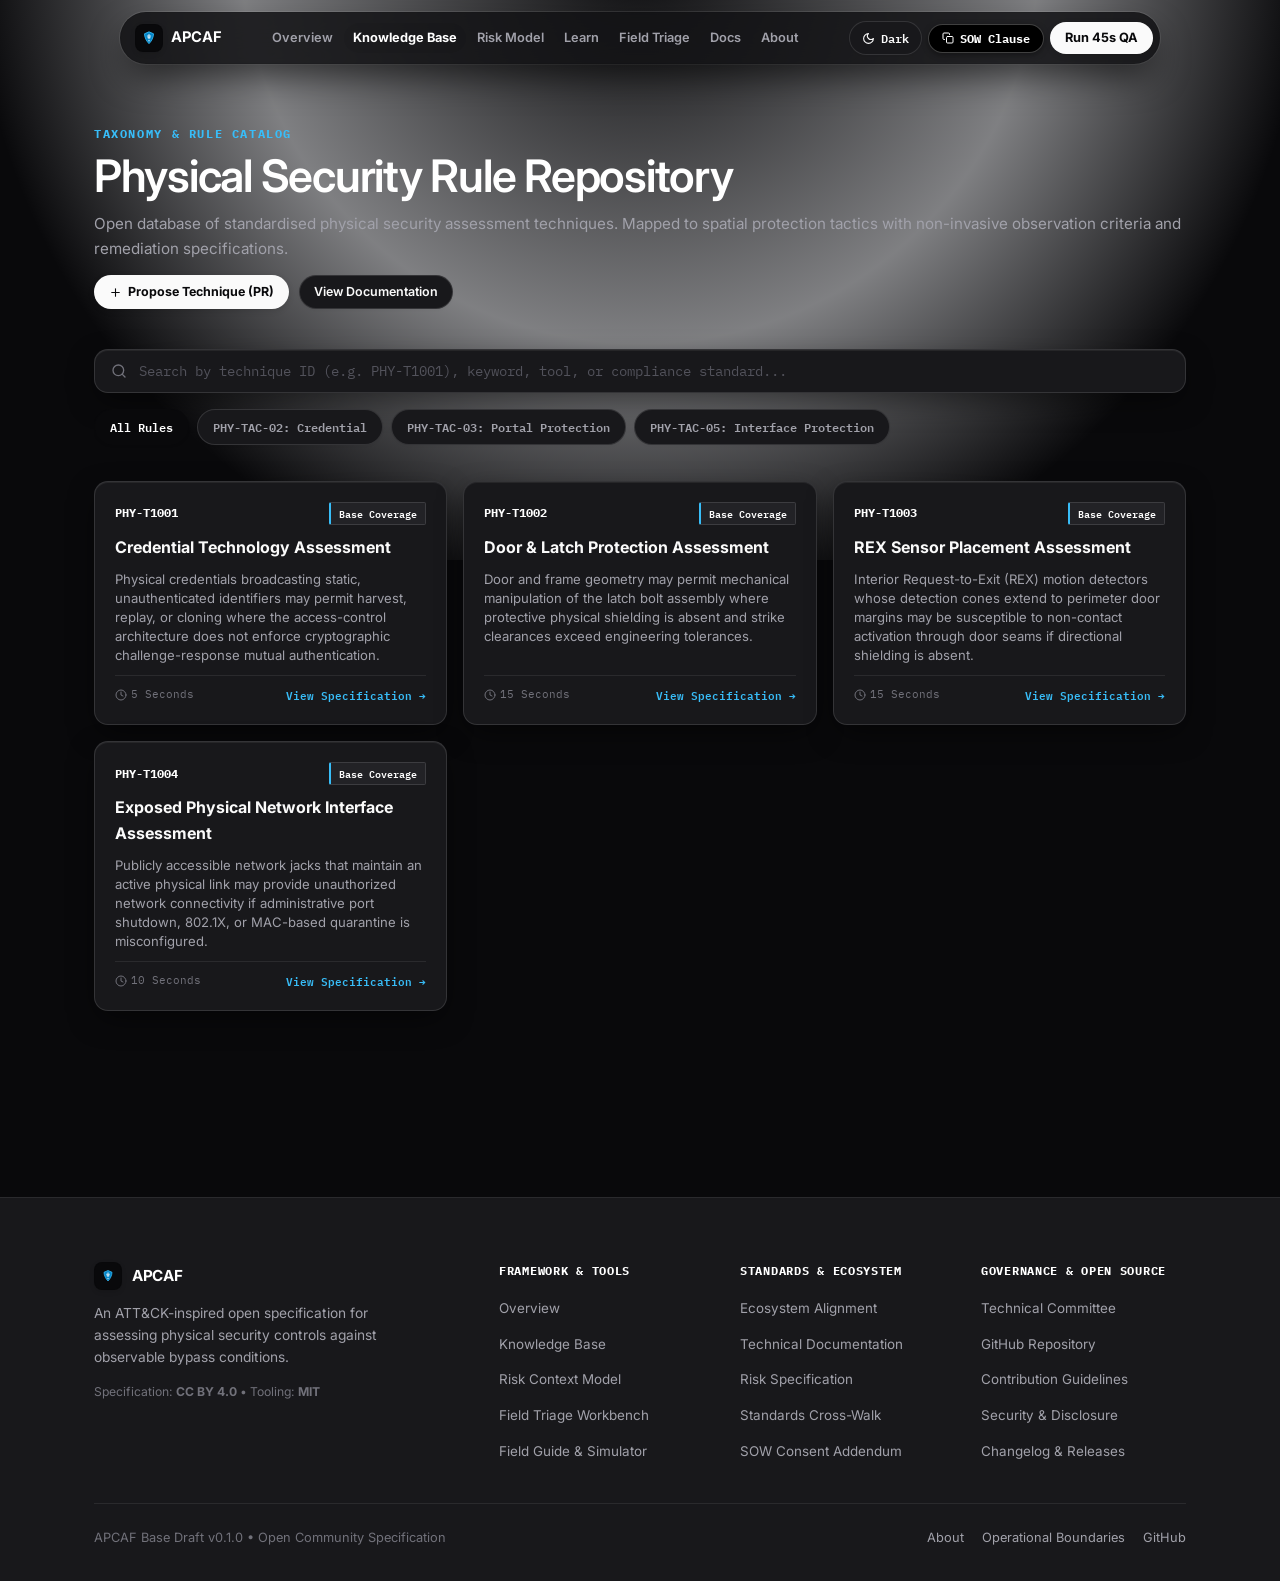
<file: repository.html>
<!DOCTYPE html>
<html lang="en">
<head>
  <meta charset="UTF-8">
  <meta name="viewport" content="width=device-width, initial-scale=1.0">
  <title>APCAF Rule Repository - SigmaHQ-Style Physical Security Standard</title>
  <meta name="description" content="Searchable repository of physical security rules and adversarial techniques modeled after SigmaHQ. Mapped to MITRE ATT&CK tactics with detection telemetry and warranty remediation specs.">
  
  <link rel="icon" type="image/svg+xml" href="favicon.svg">

  <!-- Institutional Standards Typography System: Inter (Human) & IBM Plex Mono (Technical) -->
  <link rel="preconnect" href="https://fonts.googleapis.com">
  <link rel="preconnect" href="https://fonts.gstatic.com" crossorigin>
  <link href="https://fonts.googleapis.com/css2?family=IBM+Plex+Mono:wght@400;500;600;700&family=Inter:wght@400;500;600;700&display=swap" rel="stylesheet">
  
  <link rel="stylesheet" href="styles.css">
</head>
<body>

  <!-- Precision Ambient Light Beam -->
  <div class="hero-ambient-glow"></div>

  <!-- High-End Glassmorphic Floating Island Navigation -->
  <header class="site-header">
    <div class="nav-wrap">
      <a href="index.html" class="brand-link" aria-label="APCAF Home">
        <!-- Bespoke APCAF Vector Logo Mark -->
        <div class="brand-icon-box">
          <svg width="18" height="18" viewBox="0 0 64 64" fill="none">
            <path d="M32 10 L48 17 C48 31 39.5 45 32 52 C24.5 45 16 31 16 17 Z" fill="#0284c7" stroke="#38bdf8" stroke-width="3" stroke-linejoin="round" />
            <path d="M32 19 V35 M26 25 H38 M28 31 H36" stroke="#ffffff" stroke-width="3" stroke-linecap="round" />
            <circle cx="32" cy="42" r="2.5" fill="#ffffff" />
          </svg>
        </div>
        <span class="brand-badge">APCAF</span>
      </a>

      <nav>
        <ul class="nav-menu">
          <li><a href="index.html">Overview</a></li>
          <li><a href="repository.html" class="active">Knowledge Base</a></li>
          <li><a href="risk.html">Risk Model</a></li>
          <li><a href="learn.html">Learn</a></li>
          <li><a href="tools/field-triage.html">Field Triage</a></li>
          <li><a href="docs.html">Docs</a></li>
          <li><a href="about.html">About</a></li>
        </ul>
      </nav>

      <div class="nav-actions">
        <!-- Theme Toggle -->
        <button type="button" class="btn-theme-toggle" onclick="cycleTheme()" aria-label="Cycle display theme (Dark, Light, System)">
          <svg class="icon-svg" width="13" height="13" viewBox="0 0 24 24" fill="none" stroke="currentColor" stroke-width="2"><path d="M12 3a6 6 0 0 0 9 9 9 9 0 1 1-9-9Z"></path></svg>
          <span>Dark</span>
        </button>
        <button type="button" class="btn-nav-sow" onclick="openSowModal()">
          <svg width="12" height="12" viewBox="0 0 24 24" fill="none" stroke="currentColor" stroke-width="2" stroke-linecap="round" stroke-linejoin="round">
            <rect x="9" y="9" width="13" height="13" rx="2" ry="2"></rect>
            <path d="M5 15H4a2 2 0 0 1-2-2V4a2 2 0 0 1 2-2h9a2 2 0 0 1 2 2v1"></path>
          </svg>
          SOW Clause
        </button>
        <a href="tools/field-triage.html" class="btn-nav-primary">
          Run 45s QA
        </a>
        <!-- Mobile Menu Toggle Button -->
        <button type="button" class="btn-mobile-menu-toggle" id="mobileMenuToggleBtn" onclick="toggleMobileMenu()" aria-label="Toggle Navigation Menu">
          <svg width="18" height="18" viewBox="0 0 24 24" fill="none" stroke="currentColor" stroke-width="2" stroke-linecap="round" stroke-linejoin="round">
            <line x1="3" y1="12" x2="21" y2="12"></line>
            <line x1="3" y1="6" x2="21" y2="6"></line>
            <line x1="3" y1="18" x2="21" y2="18"></line>
          </svg>
        </button>
      </div>

      <!-- Mobile Navigation Drawer -->
      <div class="mobile-nav-drawer" id="mobileNavMenu">
        <a href="index.html" onclick="closeMobileMenu()">Overview</a>
        <a href="repository.html" class="active" onclick="closeMobileMenu()">Knowledge Base (Rules)</a>
        <a href="risk.html" onclick="closeMobileMenu()">Risk Model</a>
        <a href="learn.html" onclick="closeMobileMenu()">Learn APCAF (Field Guide)</a>
        <a href="tools/field-triage.html" onclick="closeMobileMenu()">45s Field Triage</a>
        <a href="docs.html" onclick="closeMobileMenu()">Technical Documentation</a>
        <a href="about.html" onclick="closeMobileMenu()">About &amp; Governance</a>
      </div>
    </div>
  </header>

  <!-- Repository Section -->
  <main class="section" style="padding-top: 120px; border-top: none;">
    <div class="container">
      
      <div class="section-head">
        <span class="section-eyebrow">Taxonomy &amp; Rule Catalog</span>
        <h1 style="font-size: clamp(2rem, 4vw, 2.8rem); margin-bottom: 8px;">Physical Security Rule Repository</h1>
        <p>
          Open database of standardised physical security assessment techniques. Mapped to spatial protection tactics with non-invasive observation criteria and remediation specifications.
        </p>
        <div style="margin-top: 14px; display: flex; gap: 10px; flex-wrap: wrap;">
          <a href="https://github.com/zoecyber001/APCAF/blob/main/CONTRIBUTING.md" target="_blank" rel="noopener" class="btn-nav-primary" style="font-size: 0.78rem;">
            <svg class="icon-svg" width="13" height="13" viewBox="0 0 24 24" fill="none" stroke="currentColor" stroke-width="2" stroke-linecap="round" stroke-linejoin="round">
              <line x1="12" y1="5" x2="12" y2="19"></line>
              <line x1="5" y1="12" x2="19" y2="12"></line>
            </svg>
            Propose Technique (PR)
          </a>
          <a href="docs.html" class="resend-btn-ghost" style="padding: 6px 14px; font-size: 0.78rem; min-height: auto;">
            View Documentation
          </a>
        </div>
      </div>

      <!-- Search & Filter Bar -->
      <div class="repo-search-bar">
        <svg width="16" height="16" viewBox="0 0 24 24" fill="none" stroke="currentColor" stroke-width="2" stroke-linecap="round" stroke-linejoin="round" style="color: var(--text-dim);">
          <circle cx="11" cy="11" r="8"></circle>
          <line x1="21" y1="21" x2="16.65" y2="16.65"></line>
        </svg>
        <input type="text" id="repoSearchInput" class="repo-search-input" placeholder="Search by technique ID (e.g. PHY-T1001), keyword, tool, or compliance standard..." oninput="handleRepoSearch(this.value)">
      </div>

      <!-- Tactic Filter Tabs -->
      <div class="tactic-tab-bar" id="tacticFilterBar">
        <button class="tactic-tab-btn active" onclick="filterRepoTactic('all', this)">All Rules</button>
        <button class="tactic-tab-btn" onclick="filterRepoTactic('PHY-TAC-02', this)">PHY-TAC-02: Credential</button>
        <button class="tactic-tab-btn" onclick="filterRepoTactic('PHY-TAC-03', this)">PHY-TAC-03: Portal Protection</button>
        <button class="tactic-tab-btn" onclick="filterRepoTactic('PHY-TAC-05', this)">PHY-TAC-05: Interface Protection</button>
      </div>

      <!-- Rule Grid Container -->
      <div class="technique-grid" id="repoGridContainer">
        <!-- Rendered dynamically via app.js -->
      </div>

    </div>
  </main>

  <!-- Site Footer -->
  <footer class="site-footer">
    <div class="container">
      <div class="footer-top-grid">
        <div class="footer-brand-col">
          <div style="display: flex; align-items: center; gap: 10px;">
            <div class="brand-icon-box" style="width: 28px; height: 28px;">
              <svg width="16" height="16" viewBox="0 0 64 64" fill="none">
                <path d="M32 10 L48 17 C48 31 39.5 45 32 52 C24.5 45 16 31 16 17 Z" fill="#0284c7" stroke="#38bdf8" stroke-width="3" stroke-linejoin="round" />
                <path d="M32 19 V35 M26 25 H38 M28 31 H36" stroke="#ffffff" stroke-width="3" stroke-linecap="round" />
                <circle cx="32" cy="42" r="2.5" fill="#ffffff" />
              </svg>
            </div>
            <span class="brand-badge" style="font-size: 0.95rem;">APCAF</span>
          </div>
          <p>
            An ATT&amp;CK-inspired open specification for assessing physical security controls against observable bypass conditions.
          </p>
          <div style="margin-top: 14px; font-size: 0.76rem; color: var(--text-dim);">
            Specification: <strong>CC BY 4.0</strong> • Tooling: <strong>MIT</strong>
          </div>
        </div>

        <div>
          <div class="footer-col-title">Framework &amp; Tools</div>
          <ul class="footer-col-links">
            <li><a href="index.html">Overview</a></li>
            <li><a href="repository.html">Knowledge Base</a></li>
            <li><a href="risk.html">Risk Context Model</a></li>
            <li><a href="tools/field-triage.html">Field Triage Workbench</a></li>
            <li><a href="learn.html">Field Guide &amp; Simulator</a></li>
          </ul>
        </div>

        <div>
          <div class="footer-col-title">Standards &amp; Ecosystem</div>
          <ul class="footer-col-links">
            <li><a href="about.html">Ecosystem Alignment</a></li>
            <li><a href="docs.html">Technical Documentation</a></li>
            <li><a href="docs.html#risk-model">Risk Specification</a></li>
            <li><a href="docs.html#crosswalk">Standards Cross-Walk</a></li>
            <li><a href="templates/ENGAGEMENT_CONSENT_CLAUSE.md">SOW Consent Addendum</a></li>
          </ul>
        </div>

        <div>
          <div class="footer-col-title">Governance &amp; Open Source</div>
          <ul class="footer-col-links">
            <li><a href="about.html#governance">Technical Committee</a></li>
            <li><a href="https://github.com/zoecyber001/APCAF" target="_blank" rel="noopener">GitHub Repository</a></li>
            <li><a href="https://github.com/zoecyber001/APCAF/blob/main/CONTRIBUTING.md" target="_blank" rel="noopener">Contribution Guidelines</a></li>
            <li><a href="https://github.com/zoecyber001/APCAF/blob/main/SECURITY.md" target="_blank" rel="noopener">Security &amp; Disclosure</a></li>
            <li><a href="https://github.com/zoecyber001/APCAF/blob/main/CHANGELOG.md" target="_blank" rel="noopener">Changelog &amp; Releases</a></li>
          </ul>
        </div>
      </div>

      <div class="footer-bottom-bar">
        <div>
          APCAF Base Draft v0.1.0 • Open Community Specification
        </div>
        <div style="display: flex; gap: 18px;">
          <a href="about.html">About</a>
          <a href="docs.html#boundaries">Operational Boundaries</a>
          <a href="https://github.com/zoecyber001/APCAF" target="_blank" rel="noopener">GitHub</a>
        </div>
      </div>
    </div>
  </footer>

  <!-- Modal Technique Inspector -->
  <div class="modal-overlay" id="modalOverlay">
    <div class="modal-sheet">
      <div class="modal-sheet-head">
        <div>
          <span class="chip-tag" id="modalTacticTag"></span>
          <h3 id="modalTitle" style="margin-top: 6px; font-size: 1.15rem;"></h3>
        </div>
        <button class="modal-close-btn" onclick="closeTechniqueModal()" aria-label="Close">
          <svg width="14" height="14" viewBox="0 0 24 24" fill="none" stroke="currentColor" stroke-width="2" stroke-linecap="round" stroke-linejoin="round">
            <line x1="18" y1="6" x2="6" y2="18"></line>
            <line x1="6" y1="6" x2="18" y2="18"></line>
          </svg>
        </button>
      </div>
      <div class="modal-sheet-main">
        <!-- Layer 1: Plain English Concept -->
        <div class="plain-english-card" style="margin-bottom: 14px;">
          <span class="layer-tag plain-english">Layer 1 • Plain English Concept</span>
          <p id="modalPlainEnglish" class="plain-english-text" style="font-size: 0.88rem; margin-top: 6px;"></p>
        </div>

        <!-- Layer 2: Technical Specification -->
        <div style="margin-bottom: 8px;">
          <span class="layer-tag technical-spec">Layer 2 • Technical Specification</span>
        </div>

        <div class="spec-sheet-block">
          <div class="block-title">Adversarial Mechanics &amp; Citations</div>
          <p id="modalMechanics"></p>
          <div id="modalCitations" style="margin-top: 6px; font-size: 0.78rem; color: var(--text-dim);"></div>
        </div>
        <div class="spec-sheet-block">
          <div class="block-title" style="color: var(--accent-sky);">Passive QA Testing Specification (<span id="modalTime"></span>)</div>
          <p id="modalPassiveQA"></p>
          <div style="font-size: 0.75rem; font-family: var(--font-mono); color: var(--text-dim); margin-top: 6px;">
            Tool: <span id="modalTool" style="color: var(--text-head);"></span>
          </div>
        </div>
        <div class="spec-sheet-block">
          <div class="block-title" style="color: var(--status-hardened);">Contractor Warranty Mitigation (<span id="modalMitigationId"></span>)</div>
          <p id="modalMitigation"></p>
        </div>
        <div class="spec-sheet-block">
          <div class="block-title">Standards &amp; Framework Cross-Walk</div>
          <div id="modalCompliance" style="display: flex; gap: 6px; flex-wrap: wrap; margin-top: 4px;"></div>
        </div>
        <div style="margin-top: 18px; display: flex; gap: 10px;">
          <a id="modalTestInTriageBtn" href="tools/field-triage.html" class="btn-nav-primary" style="flex: 1; justify-content: center; text-decoration: none;">
            Test in Field Triage →
          </a>
          <button type="button" class="resend-btn-ghost" onclick="closeTechniqueModal()" style="padding: 8px 16px;">
            Close
          </button>
        </div>
      </div>
    </div>
  </div>

  <!-- SOW Legal Clause Modal -->
  <div class="modal-overlay modal-sheet-backdrop" id="sowModal">
    <div class="modal-sheet modal-sheet-card">
      <div class="modal-sheet-head modal-sheet-header">
        <div>
          <span class="chip-tag">Engagement Addendum</span>
          <h3 style="margin-top: 6px; font-size: 1.15rem;">Audit Scope &amp; Consent Clause</h3>
        </div>
        <button type="button" class="modal-close-btn" onclick="closeSowModal()" aria-label="Close">
          <svg width="14" height="14" viewBox="0 0 24 24" fill="none" stroke="currentColor" stroke-width="2" stroke-linecap="round" stroke-linejoin="round">
            <line x1="18" y1="6" x2="6" y2="18"></line>
            <line x1="6" y1="6" x2="18" y2="18"></line>
          </svg>
        </button>
      </div>
      <div class="modal-sheet-main modal-sheet-body">
        <div class="spec-sheet-block" style="border-left: 3px solid var(--border-dark);">
          <div class="block-title">Single-Sentence Fast-Path Clause</div>
          <p id="sowClauseText" style="font-size: 0.9rem; color: var(--text-head); font-style: italic;">
            "Client explicitly authorizes the assessment team to perform non-invasive, passive radio frequency (RF) credential reads and non-intrusive passive physical network port link detection during the inspection to verify vendor hardware installation specifications."
          </p>
        </div>

        <div class="spec-sheet-block">
          <div class="block-title">Scope &amp; Life-Safety Protection Guarantees</div>
          <p style="font-size: 0.82rem; color: var(--text-body); line-height: 1.5;">
            • <strong>Zero Operational Impact:</strong> Strictly non-intrusive reads only. No packet injection or sniffing.<br>
            • <strong>Life-Safety Non-Interference:</strong> Zero manipulation of fire alarm, emergency egress, or crash bar hardware.<br>
            • <strong>Contractual Purpose:</strong> Generates a quality assurance scorecard to assist client in validating contractor warranty deliverables.
          </p>
        </div>

        <button type="button" class="btn-nav-primary" style="width: 100%; justify-content: center; padding: 12px; border-radius: var(--radius-pill);" onclick="copySowClauseAndClose()">
          Copy SOW Clause to Clipboard
        </button>
      </div>
    </div>
  </div>

  <script src="app.js"></script>
</body>
</html>
</file>
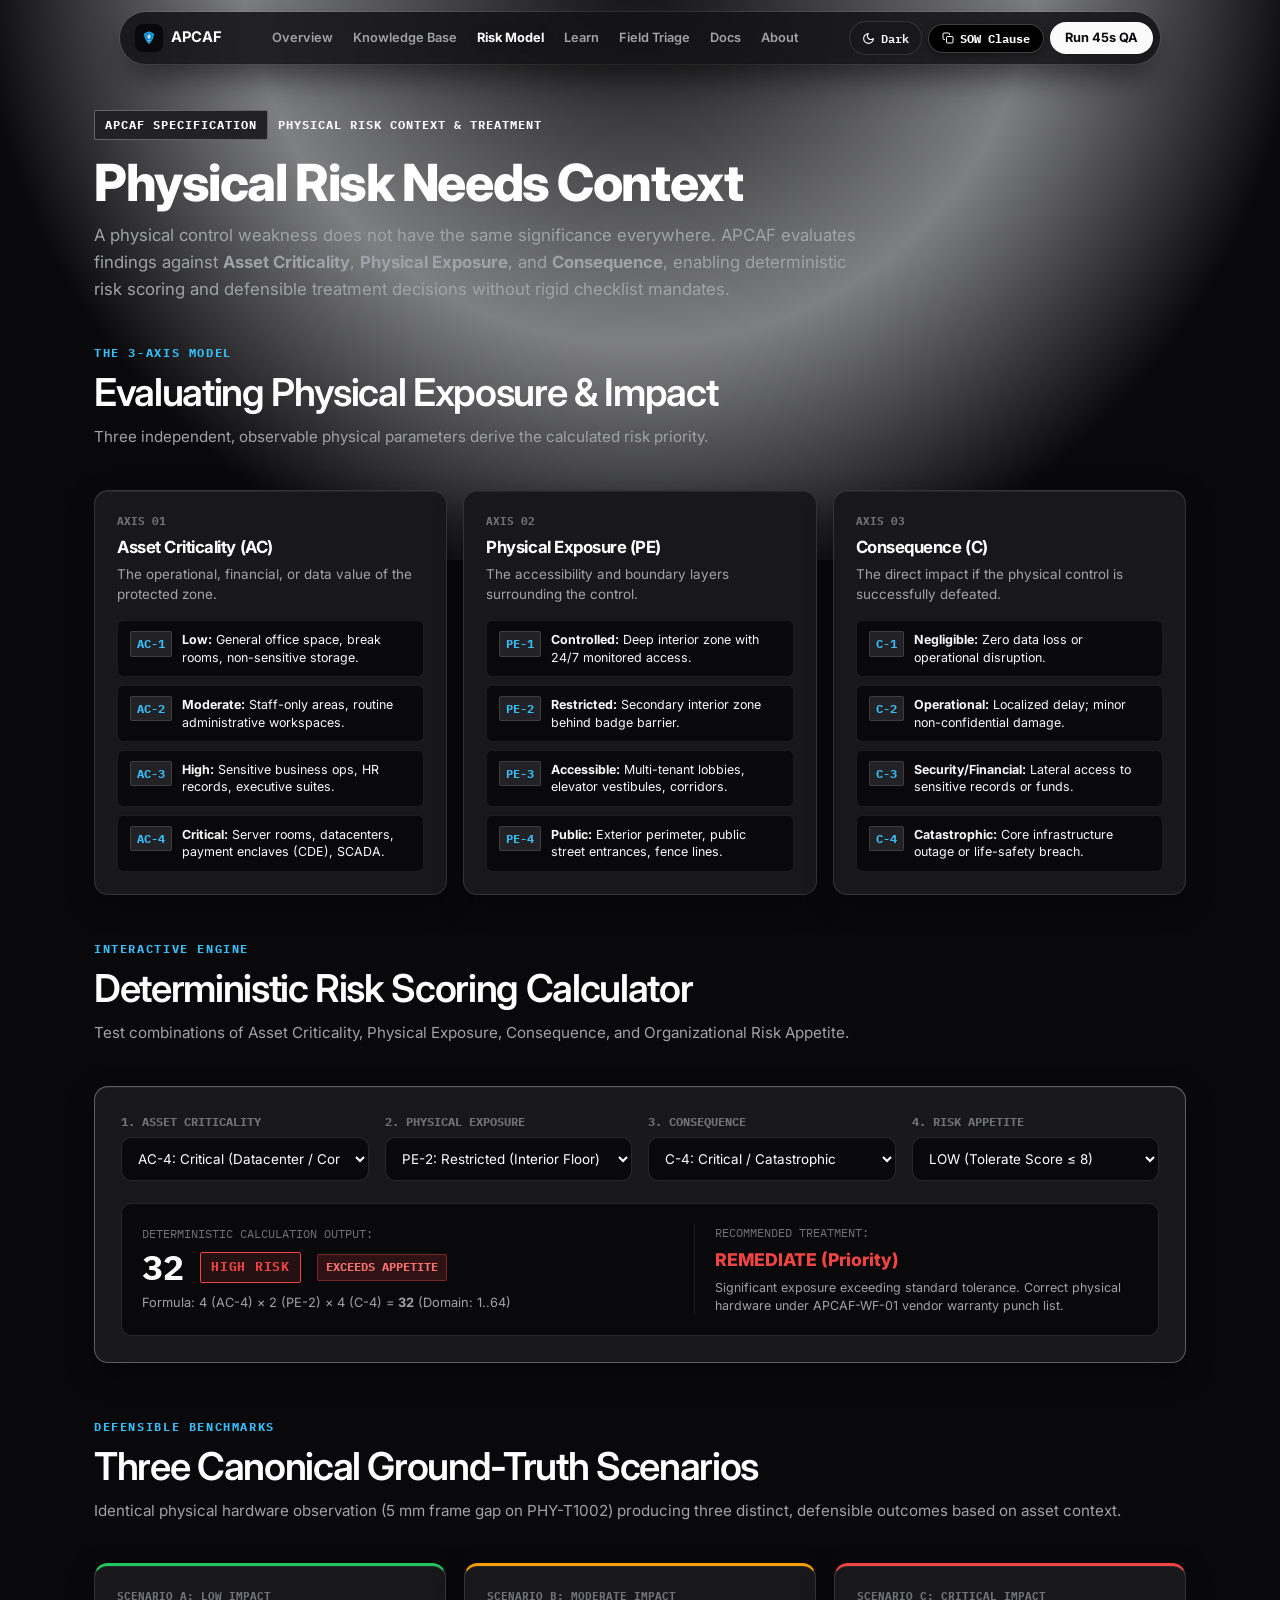
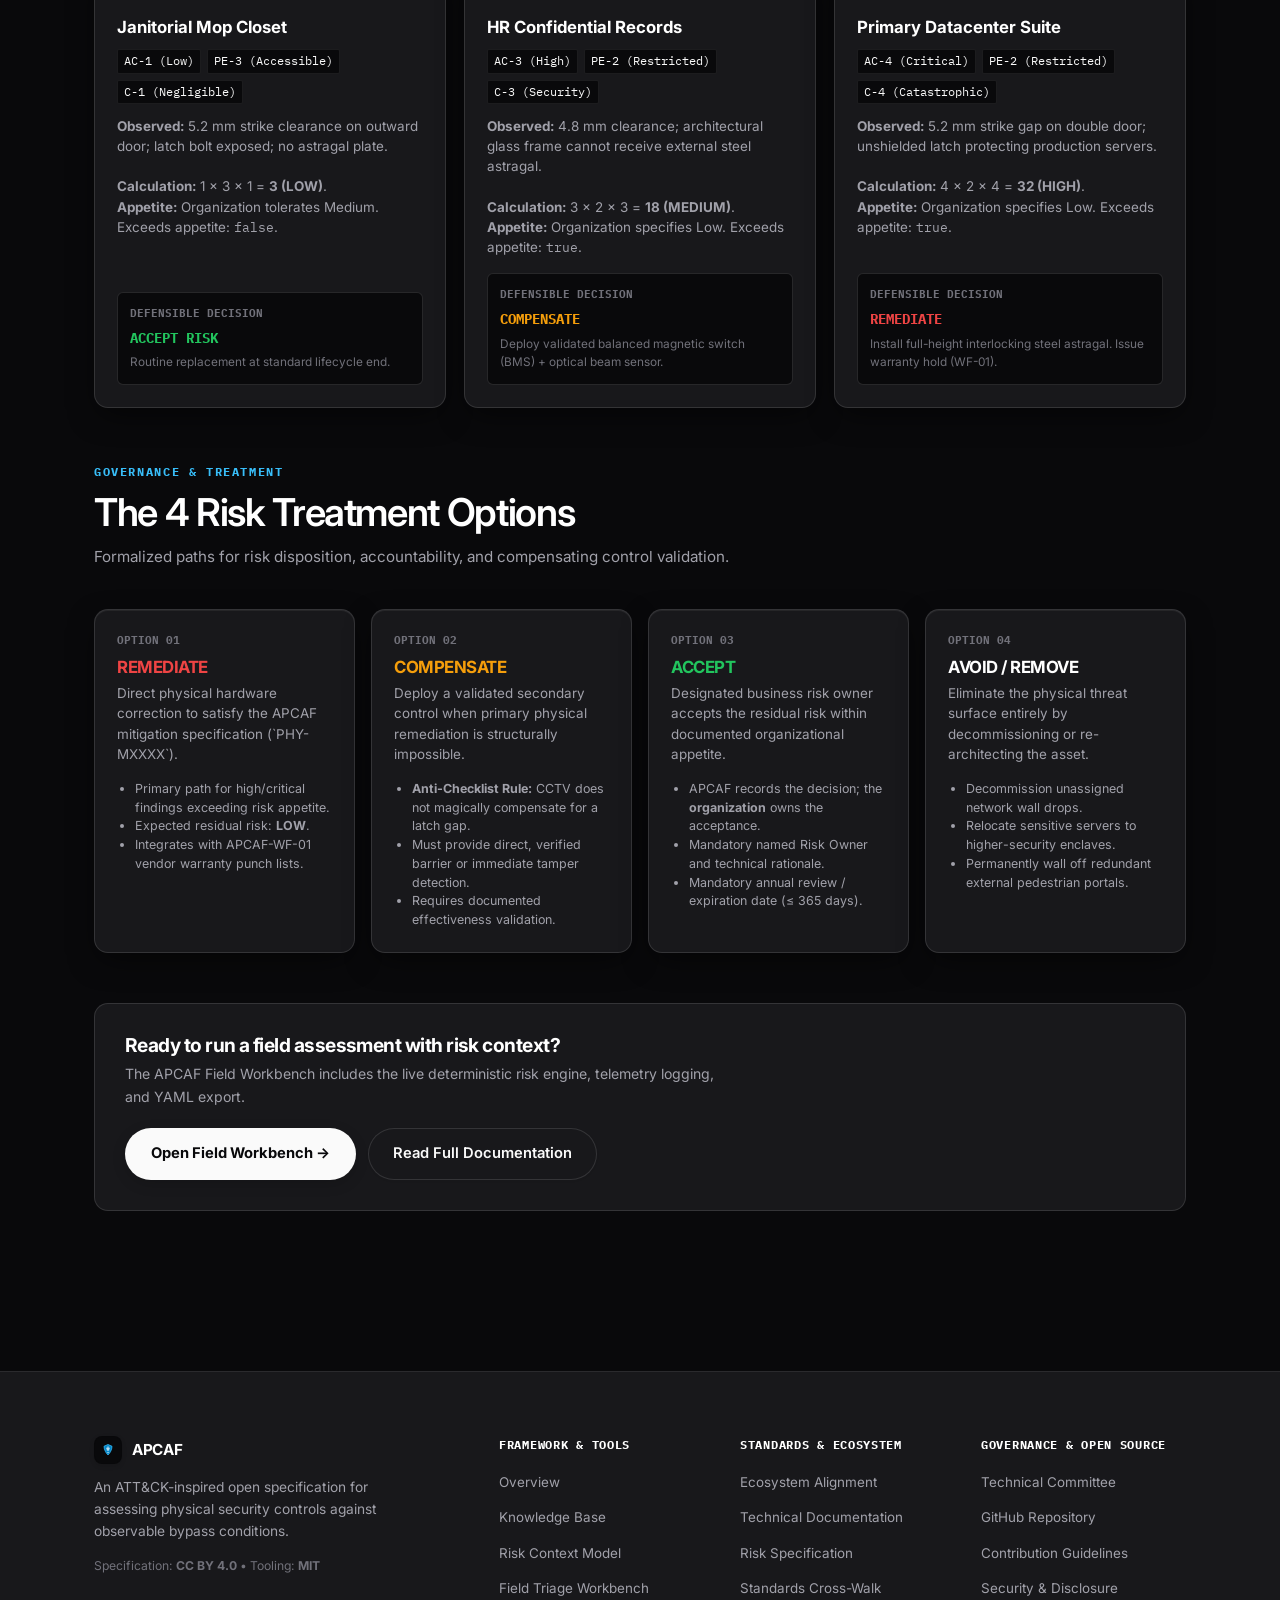
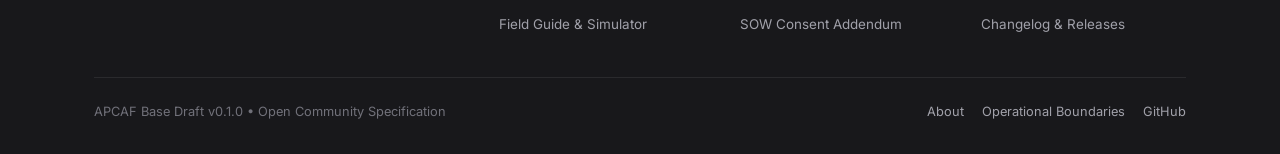
<file: risk.html>
<!DOCTYPE html>
<html lang="en">
<head>
  <meta charset="UTF-8">
  <meta name="viewport" content="width=device-width, initial-scale=1.0">
  <title>APCAF Physical Risk Context &amp; Treatment Specification</title>
  <meta name="description" content="Deterministic 3-axis physical security risk model evaluating Asset Criticality, Physical Exposure, and Consequence to derive defensible risk treatment decisions.">
  
  <link rel="icon" type="image/svg+xml" href="favicon.svg">

  <!-- Typography System: Inter & IBM Plex Mono -->
  <link rel="preconnect" href="https://fonts.googleapis.com">
  <link rel="preconnect" href="https://fonts.gstatic.com" crossorigin>
  <link href="https://fonts.googleapis.com/css2?family=IBM+Plex+Mono:wght@400;500;600;700&family=Inter:wght@400;500;600;700;800&display=swap" rel="stylesheet">
  
  <link rel="stylesheet" href="styles.css">
</head>
<body>

  <!-- Precision Ambient Light Beam -->
  <div class="hero-ambient-glow"></div>

  <!-- High-End Navigation Bar -->
  <header class="site-header">
    <div class="nav-wrap">
      <a href="index.html" class="brand-link" aria-label="APCAF Home">
        <div class="brand-icon-box">
          <svg width="18" height="18" viewBox="0 0 64 64" fill="none">
            <path d="M32 10 L48 17 C48 31 39.5 45 32 52 C24.5 45 16 31 16 17 Z" fill="#0284c7" stroke="#38bdf8" stroke-width="3" stroke-linejoin="round" />
            <path d="M32 19 V35 M26 25 H38 M28 31 H36" stroke="#ffffff" stroke-width="3" stroke-linecap="round" />
            <circle cx="32" cy="42" r="2.5" fill="#ffffff" />
          </svg>
        </div>
        <span class="brand-badge">APCAF</span>
      </a>

      <nav>
        <ul class="nav-menu">
          <li><a href="index.html">Overview</a></li>
          <li><a href="repository.html">Knowledge Base</a></li>
          <li><a href="risk.html" class="active">Risk Model</a></li>
          <li><a href="learn.html">Learn</a></li>
          <li><a href="tools/field-triage.html">Field Triage</a></li>
          <li><a href="docs.html">Docs</a></li>
          <li><a href="about.html">About</a></li>
        </ul>
      </nav>

      <div class="nav-actions">
        <!-- Theme Toggle -->
        <button type="button" class="btn-theme-toggle" onclick="cycleTheme()" aria-label="Cycle display theme (Dark, Light, System)">
          <svg class="icon-svg" width="13" height="13" viewBox="0 0 24 24" fill="none" stroke="currentColor" stroke-width="2"><path d="M12 3a6 6 0 0 0 9 9 9 9 0 1 1-9-9Z"></path></svg>
          <span>Dark</span>
        </button>
        <button type="button" class="btn-nav-sow" onclick="openSowModal()">
          <svg width="12" height="12" viewBox="0 0 24 24" fill="none" stroke="currentColor" stroke-width="2" stroke-linecap="round" stroke-linejoin="round">
            <rect x="9" y="9" width="13" height="13" rx="2" ry="2"></rect>
            <path d="M5 15H4a2 2 0 0 1-2-2V4a2 2 0 0 1 2-2h9a2 2 0 0 1 2 2v1"></path>
          </svg>
          SOW Clause
        </button>
        <a href="tools/field-triage.html" class="btn-nav-primary">
          Run 45s QA
        </a>
        <button type="button" class="btn-mobile-menu-toggle" id="mobileMenuToggleBtn" onclick="toggleMobileMenu()" aria-label="Toggle Navigation Menu">
          <svg width="18" height="18" viewBox="0 0 24 24" fill="none" stroke="currentColor" stroke-width="2" stroke-linecap="round" stroke-linejoin="round">
            <line x1="3" y1="12" x2="21" y2="12"></line>
            <line x1="3" y1="6" x2="21" y2="6"></line>
            <line x1="3" y1="18" x2="21" y2="18"></line>
          </svg>
        </button>
      </div>

      <!-- Mobile Navigation Drawer -->
      <div class="mobile-nav-drawer" id="mobileNavMenu">
        <a href="index.html" onclick="closeMobileMenu()">Overview</a>
        <a href="repository.html" onclick="closeMobileMenu()">Knowledge Base (Rules)</a>
        <a href="risk.html" class="active" onclick="closeMobileMenu()">Risk Model</a>
        <a href="learn.html" onclick="closeMobileMenu()">Learn APCAF (Field Guide)</a>
        <a href="tools/field-triage.html" onclick="closeMobileMenu()">45s Field Triage</a>
        <a href="docs.html" onclick="closeMobileMenu()">Technical Documentation</a>
        <a href="about.html" onclick="closeMobileMenu()">About &amp; Governance</a>
      </div>
    </div>
  </header>

  <main class="container risk-page-wrap">
    
    <!-- Hero Block -->
    <div class="risk-head-block">
      <div class="spec-tagline">
        <span class="spec-tagline-kicker">APCAF SPECIFICATION</span>
        <span class="spec-tagline-title">PHYSICAL RISK CONTEXT &amp; TREATMENT</span>
      </div>
      <h1 style="font-size: clamp(2rem, 4.2vw, 3.2rem); font-weight: 800; color: var(--text-pure); margin-bottom: 12px; line-height: 1.1;">
        Physical Risk Needs Context
      </h1>
      <p style="font-size: 1.05rem; color: var(--text-body); line-height: 1.6; max-width: 780px;">
        A physical control weakness does not have the same significance everywhere. APCAF evaluates findings against <strong>Asset Criticality</strong>, <strong>Physical Exposure</strong>, and <strong>Consequence</strong>, enabling deterministic risk scoring and defensible treatment decisions without rigid checklist mandates.
      </p>
    </div>

    <!-- Section 1: The 3-Axis Model -->
    <section style="margin-bottom: 40px;">
      <div class="section-head">
        <span class="section-eyebrow">The 3-Axis Model</span>
        <h2>Evaluating Physical Exposure &amp; Impact</h2>
        <p>Three independent, observable physical parameters derive the calculated risk priority.</p>
      </div>

      <div class="risk-axes-grid">
        
        <!-- Axis 1: Asset Criticality -->
        <div class="risk-axis-card">
          <div class="scenario-tag">Axis 01</div>
          <h3>Asset Criticality (AC)</h3>
          <p>The operational, financial, or data value of the protected zone.</p>
          <div class="risk-level-list">
            <div class="risk-level-item">
              <span class="risk-level-code">AC-1</span>
              <div class="risk-level-detail"><strong>Low:</strong> General office space, break rooms, non-sensitive storage.</div>
            </div>
            <div class="risk-level-item">
              <span class="risk-level-code">AC-2</span>
              <div class="risk-level-detail"><strong>Moderate:</strong> Staff-only areas, routine administrative workspaces.</div>
            </div>
            <div class="risk-level-item">
              <span class="risk-level-code">AC-3</span>
              <div class="risk-level-detail"><strong>High:</strong> Sensitive business ops, HR records, executive suites.</div>
            </div>
            <div class="risk-level-item">
              <span class="risk-level-code">AC-4</span>
              <div class="risk-level-detail"><strong>Critical:</strong> Server rooms, datacenters, payment enclaves (CDE), SCADA.</div>
            </div>
          </div>
        </div>

        <!-- Axis 2: Physical Exposure -->
        <div class="risk-axis-card">
          <div class="scenario-tag">Axis 02</div>
          <h3>Physical Exposure (PE)</h3>
          <p>The accessibility and boundary layers surrounding the control.</p>
          <div class="risk-level-list">
            <div class="risk-level-item">
              <span class="risk-level-code">PE-1</span>
              <div class="risk-level-detail"><strong>Controlled:</strong> Deep interior zone with 24/7 monitored access.</div>
            </div>
            <div class="risk-level-item">
              <span class="risk-level-code">PE-2</span>
              <div class="risk-level-detail"><strong>Restricted:</strong> Secondary interior zone behind badge barrier.</div>
            </div>
            <div class="risk-level-item">
              <span class="risk-level-code">PE-3</span>
              <div class="risk-level-detail"><strong>Accessible:</strong> Multi-tenant lobbies, elevator vestibules, corridors.</div>
            </div>
            <div class="risk-level-item">
              <span class="risk-level-code">PE-4</span>
              <div class="risk-level-detail"><strong>Public:</strong> Exterior perimeter, public street entrances, fence lines.</div>
            </div>
          </div>
        </div>

        <!-- Axis 3: Consequence -->
        <div class="risk-axis-card">
          <div class="scenario-tag">Axis 03</div>
          <h3>Consequence (C)</h3>
          <p>The direct impact if the physical control is successfully defeated.</p>
          <div class="risk-level-list">
            <div class="risk-level-item">
              <span class="risk-level-code">C-1</span>
              <div class="risk-level-detail"><strong>Negligible:</strong> Zero data loss or operational disruption.</div>
            </div>
            <div class="risk-level-item">
              <span class="risk-level-code">C-2</span>
              <div class="risk-level-detail"><strong>Operational:</strong> Localized delay; minor non-confidential damage.</div>
            </div>
            <div class="risk-level-item">
              <span class="risk-level-code">C-3</span>
              <div class="risk-level-detail"><strong>Security/Financial:</strong> Lateral access to sensitive records or funds.</div>
            </div>
            <div class="risk-level-item">
              <span class="risk-level-code">C-4</span>
              <div class="risk-level-detail"><strong>Catastrophic:</strong> Core infrastructure outage or life-safety breach.</div>
            </div>
          </div>
        </div>

      </div>
    </section>

    <!-- Section 2: Interactive Deterministic Calculator -->
    <section style="margin-bottom: 50px;">
      <div class="section-head">
        <span class="section-eyebrow">Interactive Engine</span>
        <h2>Deterministic Risk Scoring Calculator</h2>
        <p>Test combinations of Asset Criticality, Physical Exposure, Consequence, and Organizational Risk Appetite.</p>
      </div>

      <div class="risk-calc-card">
        <div class="risk-calc-grid">
          
          <div class="risk-calc-field">
            <label for="calcAC">1. Asset Criticality</label>
            <select id="calcAC" class="risk-calc-select" onchange="recalculateRiskDemo()">
              <option value="1">AC-1: Low (General Office)</option>
              <option value="2">AC-2: Moderate (Staff Zone)</option>
              <option value="3">AC-3: High (Confidential / HR)</option>
              <option value="4" selected>AC-4: Critical (Datacenter / Core)</option>
            </select>
          </div>

          <div class="risk-calc-field">
            <label for="calcPE">2. Physical Exposure</label>
            <select id="calcPE" class="risk-calc-select" onchange="recalculateRiskDemo()">
              <option value="1">PE-1: Controlled (Deep Enclave)</option>
              <option value="2" selected>PE-2: Restricted (Interior Floor)</option>
              <option value="3">PE-3: Accessible (Common Lobby)</option>
              <option value="4">PE-4: Public (Exterior Perimeter)</option>
            </select>
          </div>

          <div class="risk-calc-field">
            <label for="calcC">3. Consequence</label>
            <select id="calcC" class="risk-calc-select" onchange="recalculateRiskDemo()">
              <option value="1">C-1: Negligible Impact</option>
              <option value="2">C-2: Minor Operational Impact</option>
              <option value="3">C-3: Security / Financial Breach</option>
              <option value="4" selected>C-4: Critical / Catastrophic</option>
            </select>
          </div>

          <div class="risk-calc-field">
            <label for="calcAppetite">4. Risk Appetite</label>
            <select id="calcAppetite" class="risk-calc-select" onchange="recalculateRiskDemo()">
              <option value="LOW" selected>LOW (Tolerate Score &le; 8)</option>
              <option value="MEDIUM">MEDIUM (Tolerate Score &le; 23)</option>
              <option value="HIGH">HIGH (Tolerate Score &le; 47)</option>
              <option value="CRITICAL">CRITICAL (Special Testing)</option>
            </select>
          </div>

        </div>

        <!-- Result Box -->
        <div class="risk-calc-result-panel">
          <div>
            <div style="font-family: var(--font-mono); font-size: 0.72rem; color: var(--text-dim); text-transform: uppercase; margin-bottom: 6px;">
              Deterministic Calculation Output:
            </div>
            <div class="risk-score-display">
              <div class="risk-score-number" id="calcScoreNum">32</div>
              <div class="risk-badge risk-badge-high" id="calcRiskBadge">HIGH RISK</div>
              <div class="appetite-alert-badge appetite-alert-exceeded" id="calcAppetiteAlert">EXCEEDS APPETITE</div>
            </div>
            <div style="font-size: 0.8rem; color: var(--text-body); margin-top: 8px;" id="calcFormulaText">
              Formula: 4 (AC-4) &times; 2 (PE-2) &times; 4 (C-4) = 32 (Score Domain: 1..64)
            </div>
          </div>

          <div style="border-left: 1px solid var(--border-subtle); padding-left: 20px;">
            <div style="font-family: var(--font-mono); font-size: 0.72rem; color: var(--text-dim); text-transform: uppercase; margin-bottom: 4px;">
              Recommended Treatment:
            </div>
            <div style="font-size: 1.1rem; font-weight: 800; color: var(--text-pure);" id="calcTreatmentName">
              REMEDIATE (Priority)
            </div>
            <p style="font-size: 0.78rem; color: var(--text-body); margin-top: 4px; line-height: 1.45;" id="calcTreatmentRationale">
              Calculated risk exceeds organizational appetite. Mandatory physical hardware correction required.
            </p>
          </div>
        </div>
      </div>
    </section>

    <!-- Section 3: Three Ground-Truth Reference Scenarios -->
    <section style="margin-bottom: 50px;">
      <div class="section-head">
        <span class="section-eyebrow">Defensible Benchmarks</span>
        <h2>Three Canonical Ground-Truth Scenarios</h2>
        <p>Identical physical hardware observation (5 mm frame gap on PHY-T1002) producing three distinct, defensible outcomes based on asset context.</p>
      </div>

      <div class="ground-truth-grid">
        
        <!-- Scenario A: Mop Closet -->
        <div class="ground-truth-card scenario-accept">
          <div class="scenario-tag">Scenario A: Low Impact</div>
          <div class="scenario-title">Janitorial Mop Closet</div>
          <div class="scenario-meta-row">
            <span class="scenario-calc-pill">AC-1 (Low)</span>
            <span class="scenario-calc-pill">PE-3 (Accessible)</span>
            <span class="scenario-calc-pill">C-1 (Negligible)</span>
          </div>
          <div class="scenario-body">
            <strong>Observed:</strong> 5.2 mm strike clearance on outward door; latch bolt exposed; no astragal plate.<br><br>
            <strong>Calculation:</strong> 1 &times; 3 &times; 1 = <strong>3 (LOW)</strong>.<br>
            <strong>Appetite:</strong> Organization tolerates Medium. Exceeds appetite: <code>false</code>.
          </div>
          <div class="scenario-decision-box">
            <div class="scenario-decision-label">Defensible Decision</div>
            <div class="scenario-decision-val" style="color: var(--status-hardened);">ACCEPT RISK</div>
            <div style="font-size: 0.74rem; color: var(--text-dim); margin-top: 4px;">Routine replacement at standard lifecycle end.</div>
          </div>
        </div>

        <!-- Scenario B: HR Records Room -->
        <div class="ground-truth-card scenario-compensate">
          <div class="scenario-tag">Scenario B: Moderate Impact</div>
          <div class="scenario-title">HR Confidential Records</div>
          <div class="scenario-meta-row">
            <span class="scenario-calc-pill">AC-3 (High)</span>
            <span class="scenario-calc-pill">PE-2 (Restricted)</span>
            <span class="scenario-calc-pill">C-3 (Security)</span>
          </div>
          <div class="scenario-body">
            <strong>Observed:</strong> 4.8 mm clearance; architectural glass frame cannot receive external steel astragal.<br><br>
            <strong>Calculation:</strong> 3 &times; 2 &times; 3 = <strong>18 (MEDIUM)</strong>.<br>
            <strong>Appetite:</strong> Organization specifies Low. Exceeds appetite: <code>true</code>.
          </div>
          <div class="scenario-decision-box">
            <div class="scenario-decision-label">Defensible Decision</div>
            <div class="scenario-decision-val" style="color: var(--status-warning);">COMPENSATE</div>
            <div style="font-size: 0.74rem; color: var(--text-dim); margin-top: 4px;">Deploy validated balanced magnetic switch (BMS) + optical beam sensor.</div>
          </div>
        </div>

        <!-- Scenario C: Primary Datacenter -->
        <div class="ground-truth-card scenario-remediate">
          <div class="scenario-tag">Scenario C: Critical Impact</div>
          <div class="scenario-title">Primary Datacenter Suite</div>
          <div class="scenario-meta-row">
            <span class="scenario-calc-pill">AC-4 (Critical)</span>
            <span class="scenario-calc-pill">PE-2 (Restricted)</span>
            <span class="scenario-calc-pill">C-4 (Catastrophic)</span>
          </div>
          <div class="scenario-body">
            <strong>Observed:</strong> 5.2 mm strike gap on double door; unshielded latch protecting production servers.<br><br>
            <strong>Calculation:</strong> 4 &times; 2 &times; 4 = <strong>32 (HIGH)</strong>.<br>
            <strong>Appetite:</strong> Organization specifies Low. Exceeds appetite: <code>true</code>.
          </div>
          <div class="scenario-decision-box">
            <div class="scenario-decision-label">Defensible Decision</div>
            <div class="scenario-decision-val" style="color: var(--status-defect);">REMEDIATE</div>
            <div style="font-size: 0.74rem; color: var(--text-dim); margin-top: 4px;">Install full-height interlocking steel astragal. Issue warranty hold (WF-01).</div>
          </div>
        </div>

      </div>
    </section>

    <!-- Section 4: The 4 Treatment Options & Validation Rules -->
    <section style="margin-bottom: 50px;">
      <div class="section-head">
        <span class="section-eyebrow">Governance &amp; Treatment</span>
        <h2>The 4 Risk Treatment Options</h2>
        <p>Formalized paths for risk disposition, accountability, and compensating control validation.</p>
      </div>

      <div style="display: grid; grid-template-columns: repeat(auto-fit, minmax(260px, 1fr)); gap: 16px;">
        
        <div class="risk-axis-card">
          <div class="scenario-tag">Option 01</div>
          <h3 style="color: var(--status-defect);">REMEDIATE</h3>
          <p>Direct physical hardware correction to satisfy the APCAF mitigation specification (`PHY-MXXXX`).</p>
          <ul style="font-size: 0.78rem; color: var(--text-body); padding-left: 18px; line-height: 1.5;">
            <li>Primary path for high/critical findings exceeding risk appetite.</li>
            <li>Expected residual risk: <strong>LOW</strong>.</li>
            <li>Integrates with APCAF-WF-01 vendor warranty punch lists.</li>
          </ul>
        </div>

        <div class="risk-axis-card">
          <div class="scenario-tag">Option 02</div>
          <h3 style="color: var(--status-warning);">COMPENSATE</h3>
          <p>Deploy a validated secondary control when primary physical remediation is structurally impossible.</p>
          <ul style="font-size: 0.78rem; color: var(--text-body); padding-left: 18px; line-height: 1.5;">
            <li><strong>Anti-Checklist Rule:</strong> CCTV does not magically compensate for a latch gap.</li>
            <li>Must provide direct, verified barrier or immediate tamper detection.</li>
            <li>Requires documented effectiveness validation.</li>
          </ul>
        </div>

        <div class="risk-axis-card">
          <div class="scenario-tag">Option 03</div>
          <h3 style="color: var(--status-hardened);">ACCEPT</h3>
          <p>Designated business risk owner accepts the residual risk within documented organizational appetite.</p>
          <ul style="font-size: 0.78rem; color: var(--text-body); padding-left: 18px; line-height: 1.5;">
            <li>APCAF records the decision; the <strong>organization</strong> owns the acceptance.</li>
            <li>Mandatory named Risk Owner and technical rationale.</li>
            <li>Mandatory annual review / expiration date (&le; 365 days).</li>
          </ul>
        </div>

        <div class="risk-axis-card">
          <div class="scenario-tag">Option 04</div>
          <h3 style="color: var(--text-pure);">AVOID / REMOVE</h3>
          <p>Eliminate the physical threat surface entirely by decommissioning or re-architecting the asset.</p>
          <ul style="font-size: 0.78rem; color: var(--text-body); padding-left: 18px; line-height: 1.5;">
            <li>Decommission unassigned network wall drops.</li>
            <li>Relocate sensitive servers to higher-security enclaves.</li>
            <li>Permanently wall off redundant external pedestrian portals.</li>
          </ul>
        </div>

      </div>
    </section>

    <!-- Bottom CTA Bar -->
    <div style="background: var(--bg-surface); border: 1px solid var(--border-card); border-radius: var(--radius-md); padding: 30px; display: flex; align-items: center; justify-content: space-between; flex-wrap: wrap; gap: 20px;">
      <div>
        <h3 style="font-size: 1.2rem; font-weight: 700; color: var(--text-pure); margin-bottom: 6px;">Ready to run a field assessment with risk context?</h3>
        <p style="font-size: 0.88rem; color: var(--text-body); max-width: 600px;">The APCAF Field Workbench includes the live deterministic risk engine, telemetry logging, and YAML export.</p>
      </div>
      <div style="display: flex; gap: 12px; flex-wrap: wrap;">
        <a href="tools/field-triage.html" class="resend-btn-main">
          Open Field Workbench →
        </a>
        <a href="docs.html#risk-model" class="resend-btn-ghost">
          Read Full Documentation
        </a>
      </div>
    </div>

  </main>

  <!-- Site Footer -->
  <footer class="site-footer">
    <div class="container">
      <div class="footer-top-grid">
        <div class="footer-brand-col">
          <div style="display: flex; align-items: center; gap: 10px;">
            <div class="brand-icon-box" style="width: 28px; height: 28px;">
              <svg width="16" height="16" viewBox="0 0 64 64" fill="none">
                <path d="M32 10 L48 17 C48 31 39.5 45 32 52 C24.5 45 16 31 16 17 Z" fill="#0284c7" stroke="#38bdf8" stroke-width="3" stroke-linejoin="round" />
                <path d="M32 19 V35 M26 25 H38 M28 31 H36" stroke="#ffffff" stroke-width="3" stroke-linecap="round" />
                <circle cx="32" cy="42" r="2.5" fill="#ffffff" />
              </svg>
            </div>
            <span class="brand-badge" style="font-size: 0.95rem;">APCAF</span>
          </div>
          <p>
            An ATT&amp;CK-inspired open specification for assessing physical security controls against observable bypass conditions.
          </p>
          <div style="margin-top: 14px; font-size: 0.76rem; color: var(--text-dim);">
            Specification: <strong>CC BY 4.0</strong> • Tooling: <strong>MIT</strong>
          </div>
        </div>

        <div>
          <div class="footer-col-title">Framework &amp; Tools</div>
          <ul class="footer-col-links">
            <li><a href="index.html">Overview</a></li>
            <li><a href="repository.html">Knowledge Base</a></li>
            <li><a href="risk.html">Risk Context Model</a></li>
            <li><a href="tools/field-triage.html">Field Triage Workbench</a></li>
            <li><a href="learn.html">Field Guide &amp; Simulator</a></li>
          </ul>
        </div>

        <div>
          <div class="footer-col-title">Standards &amp; Ecosystem</div>
          <ul class="footer-col-links">
            <li><a href="about.html">Ecosystem Alignment</a></li>
            <li><a href="docs.html">Technical Documentation</a></li>
            <li><a href="docs.html#risk-model">Risk Specification</a></li>
            <li><a href="docs.html#crosswalk">Standards Cross-Walk</a></li>
            <li><a href="templates/ENGAGEMENT_CONSENT_CLAUSE.md">SOW Consent Addendum</a></li>
          </ul>
        </div>

        <div>
          <div class="footer-col-title">Governance &amp; Open Source</div>
          <ul class="footer-col-links">
            <li><a href="about.html#governance">Technical Committee</a></li>
            <li><a href="https://github.com/zoecyber001/APCAF" target="_blank" rel="noopener">GitHub Repository</a></li>
            <li><a href="https://github.com/zoecyber001/APCAF/blob/main/CONTRIBUTING.md" target="_blank" rel="noopener">Contribution Guidelines</a></li>
            <li><a href="https://github.com/zoecyber001/APCAF/blob/main/SECURITY.md" target="_blank" rel="noopener">Security &amp; Disclosure</a></li>
            <li><a href="https://github.com/zoecyber001/APCAF/blob/main/CHANGELOG.md" target="_blank" rel="noopener">Changelog &amp; Releases</a></li>
          </ul>
        </div>
      </div>

      <div class="footer-bottom-bar">
        <div>
          APCAF Base Draft v0.1.0 • Open Community Specification
        </div>
        <div style="display: flex; gap: 18px;">
          <a href="about.html">About</a>
          <a href="docs.html#boundaries">Operational Boundaries</a>
          <a href="https://github.com/zoecyber001/APCAF" target="_blank" rel="noopener">GitHub</a>
        </div>
      </div>
    </div>
  </footer>

  <!-- SOW Consent Clause Modal Sheet -->
  <div class="modal-overlay modal-sheet-backdrop" id="sowModal">
    <div class="modal-sheet modal-sheet-card">
      <div class="modal-sheet-head modal-sheet-header">
        <div>
          <span class="chip-tag">Engagement Addendum</span>
          <h3 style="margin-top: 6px; font-size: 1.15rem;">Audit Scope &amp; Consent Clause</h3>
        </div>
        <button type="button" class="modal-close-btn" onclick="closeSowModal()" aria-label="Close">
          <svg width="14" height="14" viewBox="0 0 24 24" fill="none" stroke="currentColor" stroke-width="2" stroke-linecap="round" stroke-linejoin="round">
            <line x1="18" y1="6" x2="6" y2="18"></line>
            <line x1="6" y1="6" x2="18" y2="18"></line>
          </svg>
        </button>
      </div>
      <div class="modal-sheet-body">
        <p style="font-size: 0.86rem; color: var(--text-body); margin-bottom: 14px;">
          Standard single-sentence addendum for Master Services Agreements (MSA), Statements of Work (SOW), and vendor commissioning contracts:
        </p>
        <div class="sow-clause-box" id="sowClauseText">"Client explicitly authorizes the assessment team to perform non-invasive physical security control evaluations, passive radio frequency (RF) credential reads, and non-intrusive physical network port link detection during the inspection to verify vendor hardware installation specifications."</div>
        <div style="margin-top: 14px; font-size: 0.8rem; color: var(--text-dim);">
          &bull; <strong>Strictly Non-Invasive:</strong> Zero packet transmission, zero destructive bypass tools, zero life-safety interference.<br>
          &bull; <strong>Defensible Quality Assurance:</strong> Yields structured observations and deterministic risk context.
        </div>
      </div>
      <div class="modal-sheet-actions">
        <button type="button" class="resend-btn-main" style="width: 100%;" onclick="copySowClause()">
          Copy SOW Clause to Clipboard
        </button>
      </div>
    </div>
  </div>

  <script src="app.js"></script>
  <script>
    function recalculateRiskDemo() {
      const ac = parseInt(document.getElementById('calcAC').value, 10);
      const pe = parseInt(document.getElementById('calcPE').value, 10);
      const c = parseInt(document.getElementById('calcC').value, 10);
      const appetite = document.getElementById('calcAppetite').value;

      const score = ac * pe * c;
      document.getElementById('calcScoreNum').textContent = score;

      let level = "LOW";
      let badgeClass = "risk-badge-low";
      if (score >= 48) {
        level = "CRITICAL";
        badgeClass = "risk-badge-critical";
      } else if (score >= 24) {
        level = "HIGH";
        badgeClass = "risk-badge-high";
      } else if (score >= 9) {
        level = "MEDIUM";
        badgeClass = "risk-badge-medium";
      }

      const riskBadge = document.getElementById('calcRiskBadge');
      riskBadge.textContent = level + " RISK";
      riskBadge.className = "risk-badge " + badgeClass;

      const appetiteMap = { "LOW": 8, "MEDIUM": 23, "HIGH": 47, "CRITICAL": 64 };
      const maxAllowed = appetiteMap[appetite] || 8;
      const exceeds = score > maxAllowed;

      const appetiteAlert = document.getElementById('calcAppetiteAlert');
      if (exceeds) {
        appetiteAlert.textContent = "EXCEEDS APPETITE";
        appetiteAlert.className = "appetite-alert-badge appetite-alert-exceeded";
      } else {
        appetiteAlert.textContent = "WITHIN APPETITE";
        appetiteAlert.className = "appetite-alert-badge appetite-alert-compliant";
      }

      document.getElementById('calcFormulaText').innerHTML = 
        `Formula: ${ac} (AC-${ac}) &times; ${pe} (PE-${pe}) &times; ${c} (C-${c}) = <strong>${score}</strong> (Domain: 1..64)`;

      const treatmentName = document.getElementById('calcTreatmentName');
      const treatmentRationale = document.getElementById('calcTreatmentRationale');

      if (level === "CRITICAL") {
        treatmentName.textContent = "EMERGENCY REMEDIATE / ESCALATE";
        treatmentName.style.color = "var(--status-defect)";
        treatmentRationale.textContent = "Catastrophic exposure threatening critical operations. Mandatory emergency escalation, physical security hold, and executive risk sign-off.";
      } else if (level === "HIGH") {
        treatmentName.textContent = "REMEDIATE (Priority)";
        treatmentName.style.color = "var(--status-defect)";
        treatmentRationale.textContent = "Significant exposure exceeding standard tolerance. Correct physical hardware under APCAF-WF-01 vendor warranty punch list.";
      } else if (level === "MEDIUM") {
        if (exceeds) {
          treatmentName.textContent = "COMPENSATE / REMEDIATE";
          treatmentName.style.color = "var(--status-warning)";
          treatmentRationale.textContent = "Calculated risk exceeds configured Low appetite. Deploy validated secondary control (e.g. BMS sensor) or remediate at scheduled maintenance.";
        } else {
          treatmentName.textContent = "COMPENSATE OR SCHEDULED REPAIR";
          treatmentName.style.color = "var(--status-warning)";
          treatmentRationale.textContent = "Within organizational tolerance for moderate risk. Schedule hardware adjustment or apply validated compensating factor.";
        }
      } else {
        treatmentName.textContent = "ACCEPT RISK / ROUTINE MAINTENANCE";
        treatmentName.style.color = "var(--status-hardened)";
        treatmentRationale.textContent = "Low risk score falls squarely within organizational appetite. Document risk acceptance and review at standard annual cycle.";
      }
    }

    document.addEventListener('DOMContentLoaded', () => {
      recalculateRiskDemo();
    });
  </script>
</body>
</html>
</file>
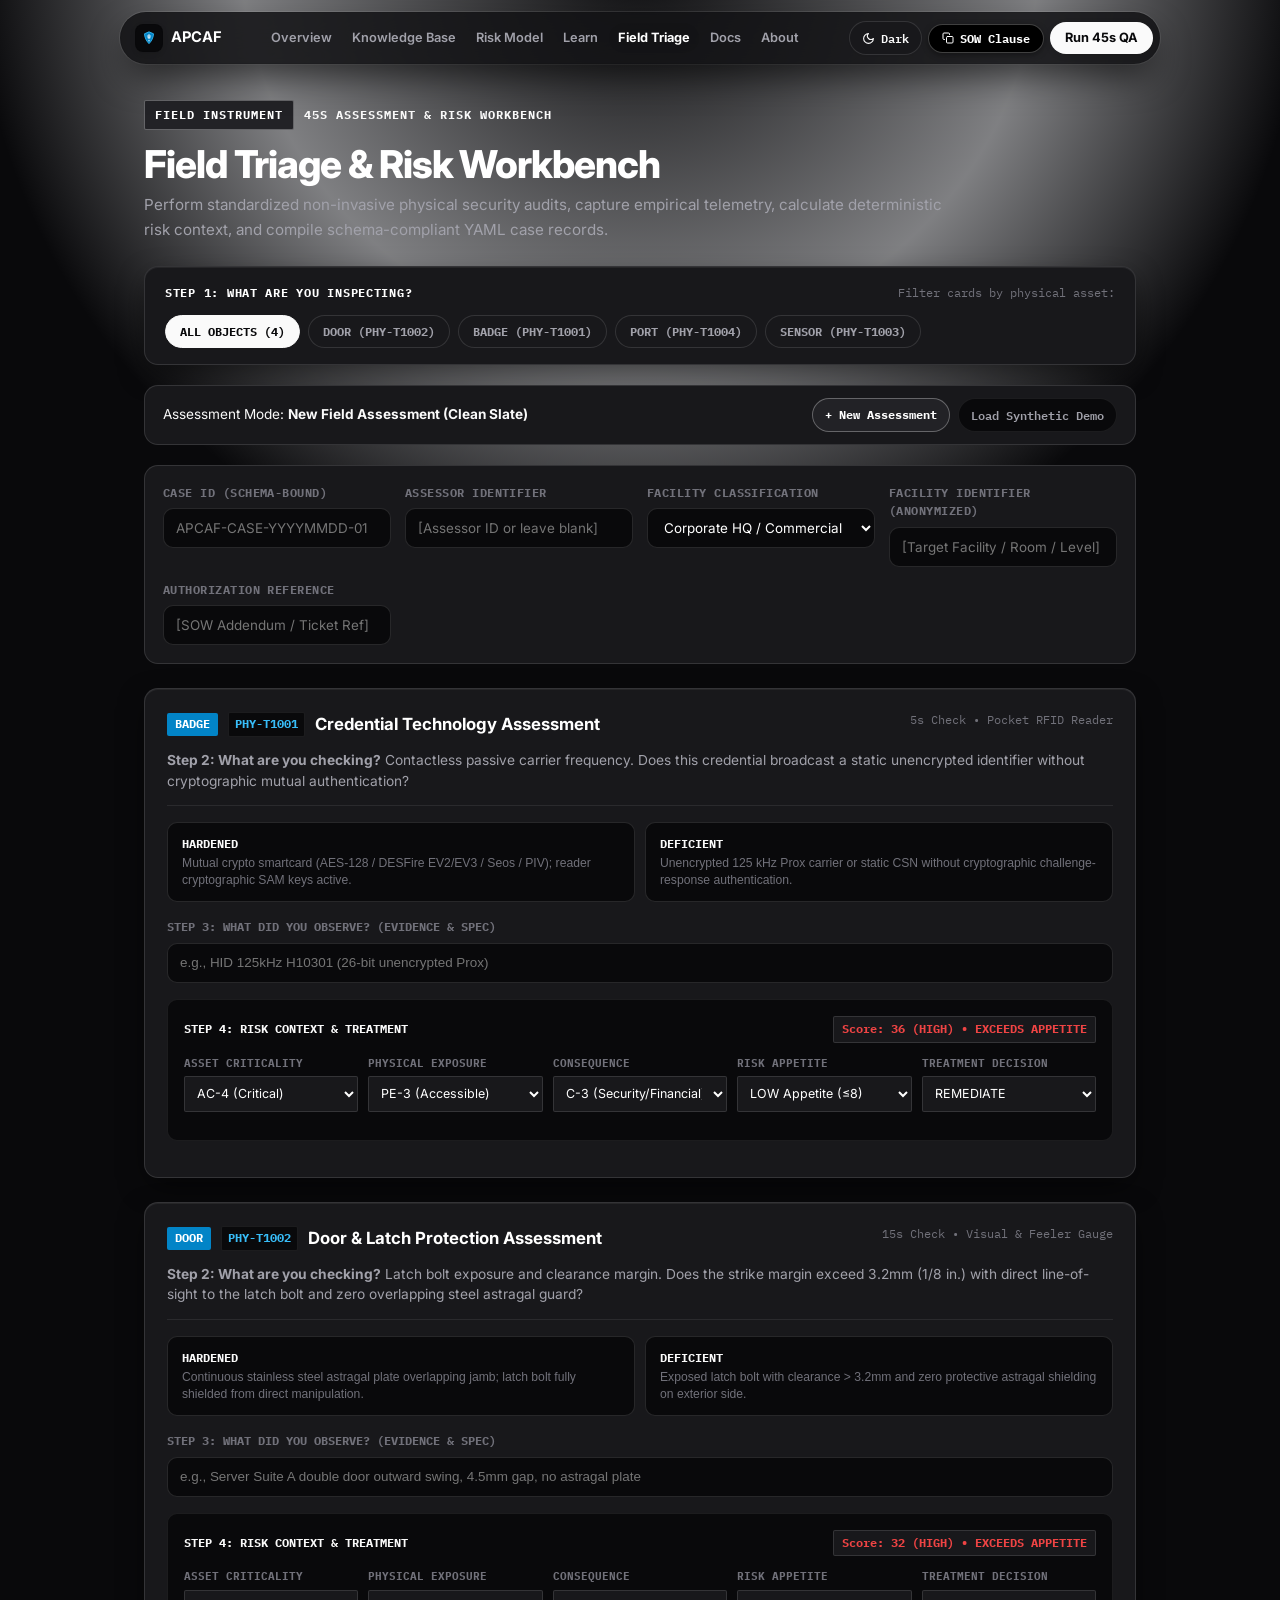
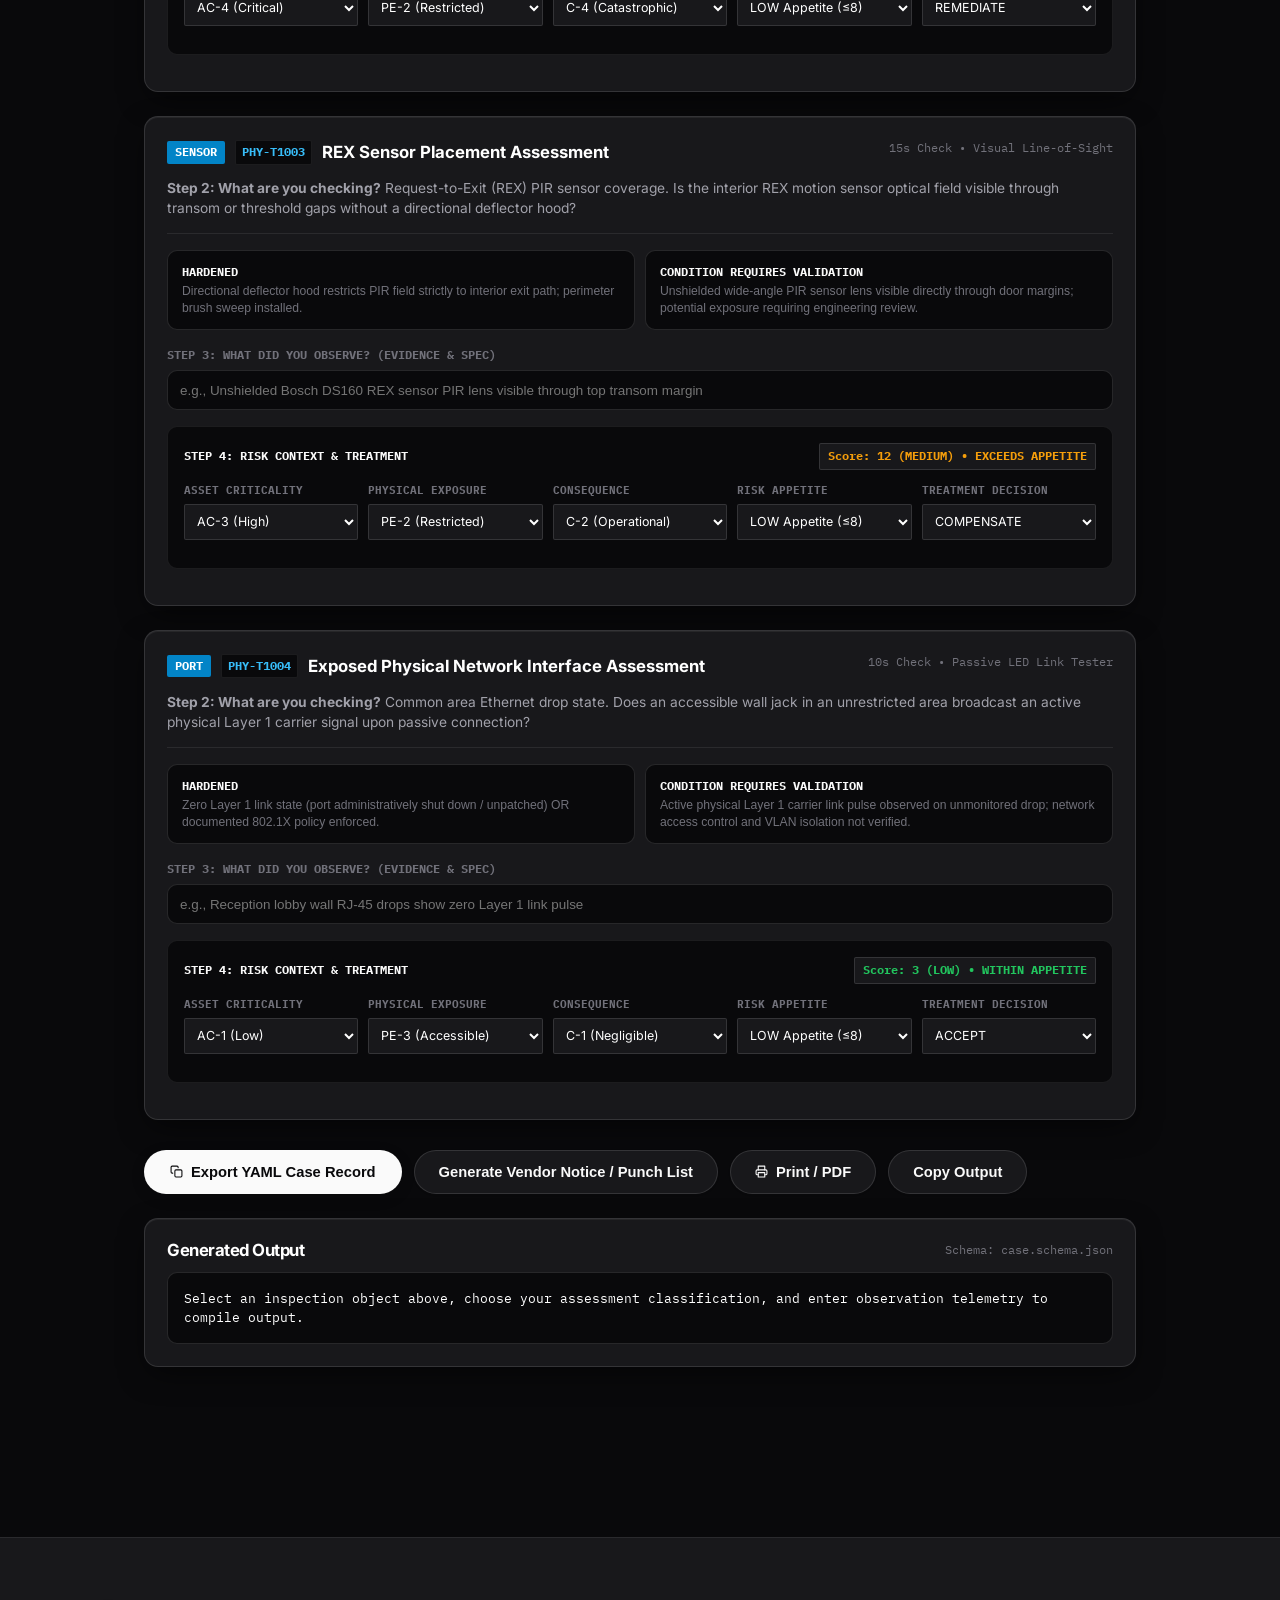
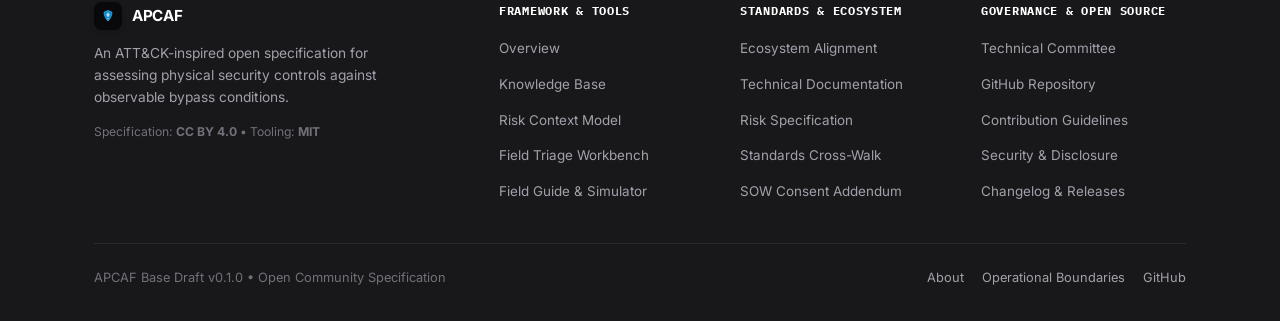
<file: tools/field-triage.html>
<!DOCTYPE html>
<html lang="en">
<head>
  <meta charset="UTF-8">
  <meta name="viewport" content="width=device-width, initial-scale=1.0">
  <title>APCAF Field Triage &amp; Risk Assessment Workbench</title>
  <meta name="description" content="Standardised non-invasive physical security assessment workbench with real-time deterministic risk calculation, appetite evaluation, and schema-compliant YAML case export.">
  
  <link rel="icon" type="image/svg+xml" href="../favicon.svg">

  <!-- Typography System: Inter & IBM Plex Mono -->
  <link rel="preconnect" href="https://fonts.googleapis.com">
  <link rel="preconnect" href="https://fonts.gstatic.com" crossorigin>
  <link href="https://fonts.googleapis.com/css2?family=IBM+Plex+Mono:wght@400;500;600;700&family=Inter:wght@400;500;600;700;800&display=swap" rel="stylesheet">
  
  <link rel="stylesheet" href="../styles.css">

  <style>
    .triage-page-wrap {
      padding-top: 100px;
      padding-bottom: 80px;
      max-width: 1040px;
    }

    .triage-head-block {
      margin-bottom: 24px;
    }

    .triage-step-card {
      background: var(--bg-surface);
      border: 1px solid var(--border-card);
      border-radius: var(--radius-md);
      padding: 16px 20px;
      margin-bottom: 20px;
      box-shadow: var(--shadow-card);
    }

    .triage-step-header {
      display: flex;
      justify-content: space-between;
      align-items: center;
      margin-bottom: 12px;
      flex-wrap: wrap;
      gap: 8px;
    }

    .triage-step-title {
      font-family: var(--font-mono);
      font-size: 0.76rem;
      font-weight: 700;
      text-transform: uppercase;
      letter-spacing: 0.06em;
      color: var(--text-pure);
      display: flex;
      align-items: center;
      gap: 6px;
    }

    .triage-tabs {
      display: flex;
      flex-wrap: wrap;
      gap: 8px;
    }

    .triage-tab-btn {
      font-family: var(--font-mono);
      font-size: 0.76rem;
      font-weight: 700;
      padding: 8px 14px;
      border-radius: var(--radius-pill);
      background: var(--bg-surface);
      border: 1px solid var(--border-card);
      color: var(--text-body);
      cursor: pointer;
      display: inline-flex;
      align-items: center;
      gap: 6px;
      transition: all 140ms ease;
    }

    .triage-tab-btn:hover {
      border-color: var(--border-active);
      color: var(--text-pure);
    }

    .triage-tab-btn.active {
      background: var(--btn-primary-bg);
      color: var(--btn-primary-text);
      border-color: var(--btn-primary-bg);
    }

    .triage-mode-bar {
      display: flex;
      align-items: center;
      justify-content: space-between;
      background: var(--bg-surface);
      border: 1px solid var(--border-card);
      border-radius: var(--radius-md);
      padding: 12px 18px;
      margin-bottom: 20px;
      flex-wrap: wrap;
      gap: 12px;
    }

    .triage-mode-label {
      font-size: 0.85rem;
      color: var(--text-head);
    }

    .triage-mode-btns {
      display: flex;
      gap: 8px;
    }

    .triage-mode-btn {
      font-family: var(--font-mono);
      font-size: 0.75rem;
      font-weight: 600;
      padding: 6px 12px;
      border-radius: var(--radius-pill);
      background: var(--bg-app);
      border: 1px solid var(--border-subtle);
      color: var(--text-body);
      cursor: pointer;
      transition: all 140ms ease;
    }

    .triage-mode-btn.active {
      background: var(--bg-surface-elevated);
      color: var(--text-pure);
      border-color: var(--border-active);
      font-weight: 700;
    }

    .triage-meta-grid {
      display: grid;
      grid-template-columns: repeat(auto-fit, minmax(200px, 1fr));
      gap: 14px;
      background: var(--bg-surface);
      border: 1px solid var(--border-card);
      border-radius: var(--radius-md);
      padding: 18px;
      margin-bottom: 24px;
    }

    .triage-input-field label {
      display: block;
      font-family: var(--font-mono);
      font-size: 0.72rem;
      font-weight: 700;
      text-transform: uppercase;
      letter-spacing: 0.04em;
      color: var(--text-dim);
      margin-bottom: 6px;
    }

    .triage-input-field input,
    .triage-input-field select {
      width: 100%;
      background: var(--bg-app);
      border: 1px solid var(--border-card);
      border-radius: var(--radius-sm);
      color: var(--text-pure);
      font-family: var(--font-sans);
      font-size: 0.84rem;
      padding: 8px 12px;
      min-height: 40px;
      outline: none;
      transition: border-color 140ms ease;
    }

    .triage-input-field input:focus,
    .triage-input-field select:focus {
      border-color: var(--accent-sky);
    }

    .triage-cards-list {
      display: flex;
      flex-direction: column;
      gap: 24px;
      margin-bottom: 30px;
    }

    .triage-control-card {
      background: var(--bg-surface);
      border: 1px solid var(--border-card);
      border-radius: var(--radius-md);
      padding: 22px;
      box-shadow: var(--shadow-card);
      transition: border-color 140ms ease;
    }

    .triage-control-card.hidden-by-filter {
      display: none !important;
    }

    .triage-card-top {
      display: flex;
      justify-content: space-between;
      align-items: flex-start;
      margin-bottom: 12px;
      flex-wrap: wrap;
      gap: 10px;
    }

    .triage-card-title {
      display: flex;
      align-items: center;
      gap: 10px;
      font-size: 1.05rem;
      font-weight: 700;
      color: var(--text-pure);
    }

    .tag-object-badge {
      font-family: var(--font-mono);
      font-size: 0.72rem;
      font-weight: 800;
      background: #0284c7;
      color: #ffffff;
      padding: 2px 8px;
      border-radius: 2px;
    }

    .tag-tid-badge {
      font-family: var(--font-mono);
      font-size: 0.72rem;
      font-weight: 700;
      background: var(--bg-app);
      border: 1px solid var(--border-subtle);
      color: var(--accent-sky);
      padding: 2px 6px;
      border-radius: 2px;
    }

    .tag-time-badge {
      font-family: var(--font-mono);
      font-size: 0.72rem;
      color: var(--text-dim);
    }

    .triage-check-desc {
      font-size: 0.86rem;
      color: var(--text-body);
      line-height: 1.5;
      margin-bottom: 16px;
      padding-bottom: 14px;
      border-bottom: 1px solid var(--border-subtle);
    }

    .triage-options-grid {
      display: grid;
      grid-template-columns: repeat(auto-fit, minmax(220px, 1fr));
      gap: 10px;
      margin-bottom: 16px;
    }

    .triage-choice-btn {
      background: var(--bg-app);
      border: 1px solid var(--border-card);
      border-radius: var(--radius-sm);
      padding: 12px 14px;
      text-align: left;
      cursor: pointer;
      transition: all 140ms ease;
      display: flex;
      flex-direction: column;
      gap: 4px;
    }

    .triage-choice-btn:hover {
      border-color: var(--border-active);
      background: var(--bg-surface-elevated);
    }

    .triage-choice-btn .choice-head {
      font-family: var(--font-mono);
      font-size: 0.78rem;
      font-weight: 800;
      text-transform: uppercase;
      color: var(--text-head);
    }

    .triage-choice-btn .choice-desc {
      font-size: 0.76rem;
      color: var(--text-dim);
      line-height: 1.4;
    }

    .triage-choice-btn.selected-hardened {
      background: var(--status-hardened-bg);
      border-color: var(--status-hardened);
    }
    .triage-choice-btn.selected-hardened .choice-head {
      color: var(--status-hardened);
    }

    .triage-choice-btn.selected-deficient {
      background: var(--status-defect-bg);
      border-color: var(--status-defect);
    }
    .triage-choice-btn.selected-deficient .choice-head {
      color: var(--status-defect);
    }

    .triage-choice-btn.selected-validation {
      background: var(--status-warning-bg);
      border-color: var(--status-warning);
    }
    .triage-choice-btn.selected-validation .choice-head {
      color: var(--status-warning);
    }

    .triage-telemetry-input {
      margin-bottom: 16px;
    }

    .triage-telemetry-input label {
      display: block;
      font-family: var(--font-mono);
      font-size: 0.72rem;
      font-weight: 700;
      color: var(--text-dim);
      text-transform: uppercase;
      margin-bottom: 6px;
    }

    .triage-telemetry-input input {
      width: 100%;
      background: var(--bg-app);
      border: 1px solid var(--border-card);
      border-radius: var(--radius-sm);
      color: var(--text-pure);
      font-size: 0.84rem;
      padding: 8px 12px;
      min-height: 40px;
      outline: none;
    }

    /* Risk Context & Treatment Box in Card */
    .triage-risk-panel {
      background: var(--bg-app);
      border: 1px solid var(--border-subtle);
      border-radius: var(--radius-sm);
      padding: 16px;
      margin-bottom: 14px;
    }

    .triage-risk-header {
      display: flex;
      justify-content: space-between;
      align-items: center;
      margin-bottom: 12px;
      flex-wrap: wrap;
      gap: 8px;
    }

    .triage-risk-title {
      font-family: var(--font-mono);
      font-size: 0.74rem;
      font-weight: 700;
      text-transform: uppercase;
      color: var(--text-head);
    }

    .triage-risk-score-pill {
      font-family: var(--font-mono);
      font-size: 0.74rem;
      font-weight: 800;
      padding: 3px 8px;
      border-radius: 2px;
      background: var(--bg-surface);
      border: 1px solid var(--border-card);
      color: var(--text-pure);
    }

    .triage-risk-grid {
      display: grid;
      grid-template-columns: repeat(auto-fit, minmax(170px, 1fr));
      gap: 10px;
      margin-bottom: 12px;
    }

    .triage-risk-field label {
      display: block;
      font-family: var(--font-mono);
      font-size: 0.68rem;
      font-weight: 700;
      text-transform: uppercase;
      color: var(--text-dim);
      margin-bottom: 4px;
    }

    .triage-risk-select {
      width: 100%;
      background: var(--bg-surface);
      border: 1px solid var(--border-card);
      border-radius: 2px;
      color: var(--text-pure);
      font-family: var(--font-sans);
      font-size: 0.78rem;
      padding: 6px 8px;
      min-height: 36px;
      outline: none;
      cursor: pointer;
    }

    .triage-rem-preview {
      display: none;
      background: var(--bg-app);
      border-left: 3px solid var(--status-defect);
      padding: 10px 14px;
      font-size: 0.8rem;
      color: var(--text-head);
      border-radius: 0 var(--radius-xs) var(--radius-xs) 0;
    }

    .triage-rem-preview.visible {
      display: block;
    }

    .triage-actions-row {
      display: flex;
      gap: 12px;
      flex-wrap: wrap;
      margin-bottom: 24px;
    }

    .triage-output-panel {
      background: var(--bg-surface);
      border: 1px solid var(--border-card);
      border-radius: var(--radius-md);
      padding: 22px;
      box-shadow: var(--shadow-card);
    }

    .output-code-box {
      background: var(--bg-app);
      border: 1px solid var(--border-card);
      border-radius: var(--radius-sm);
      padding: 16px;
      font-family: var(--font-mono);
      font-size: 0.8rem;
      line-height: 1.5;
      color: var(--text-pure);
      white-space: pre-wrap;
      word-break: break-word;
      max-height: 480px;
      overflow-y: auto;
    }
  </style>
</head>
<body>

  <!-- Precision Ambient Light Beam -->
  <div class="hero-ambient-glow"></div>

  <!-- High-End Navigation Bar -->
  <header class="site-header">
    <div class="nav-wrap">
      <a href="../index.html" class="brand-link" aria-label="APCAF Home">
        <div class="brand-icon-box">
          <svg width="18" height="18" viewBox="0 0 64 64" fill="none">
            <path d="M32 10 L48 17 C48 31 39.5 45 32 52 C24.5 45 16 31 16 17 Z" fill="#0284c7" stroke="#38bdf8" stroke-width="3" stroke-linejoin="round" />
            <path d="M32 19 V35 M26 25 H38 M28 31 H36" stroke="#ffffff" stroke-width="3" stroke-linecap="round" />
            <circle cx="32" cy="42" r="2.5" fill="#ffffff" />
          </svg>
        </div>
        <span class="brand-badge">APCAF</span>
      </a>

      <nav>
        <ul class="nav-menu">
          <li><a href="../index.html">Overview</a></li>
          <li><a href="../repository.html">Knowledge Base</a></li>
          <li><a href="../risk.html">Risk Model</a></li>
          <li><a href="../learn.html">Learn</a></li>
          <li><a href="field-triage.html" class="active">Field Triage</a></li>
          <li><a href="../docs.html">Docs</a></li>
          <li><a href="../about.html">About</a></li>
        </ul>
      </nav>

      <div class="nav-actions">
        <!-- Theme Toggle -->
        <button type="button" class="btn-theme-toggle" onclick="cycleTheme()" aria-label="Cycle display theme (Dark, Light, System)">
          <svg class="icon-svg" width="13" height="13" viewBox="0 0 24 24" fill="none" stroke="currentColor" stroke-width="2"><path d="M12 3a6 6 0 0 0 9 9 9 9 0 1 1-9-9Z"></path></svg>
          <span>Dark</span>
        </button>
        <button type="button" class="btn-nav-sow" onclick="openSowModal()">
          <svg width="12" height="12" viewBox="0 0 24 24" fill="none" stroke="currentColor" stroke-width="2" stroke-linecap="round" stroke-linejoin="round">
            <rect x="9" y="9" width="13" height="13" rx="2" ry="2"></rect>
            <path d="M5 15H4a2 2 0 0 1-2-2V4a2 2 0 0 1 2-2h9a2 2 0 0 1 2 2v1"></path>
          </svg>
          SOW Clause
        </button>
        <a href="field-triage.html" class="btn-nav-primary">
          Run 45s QA
        </a>
        <button type="button" class="btn-mobile-menu-toggle" id="mobileMenuToggleBtn" onclick="toggleMobileMenu()" aria-label="Toggle Navigation Menu">
          <svg width="18" height="18" viewBox="0 0 24 24" fill="none" stroke="currentColor" stroke-width="2" stroke-linecap="round" stroke-linejoin="round">
            <line x1="3" y1="12" x2="21" y2="12"></line>
            <line x1="3" y1="6" x2="21" y2="6"></line>
            <line x1="3" y1="18" x2="21" y2="18"></line>
          </svg>
        </button>
      </div>

      <!-- Mobile Navigation Drawer -->
      <div class="mobile-nav-drawer" id="mobileNavMenu">
        <a href="../index.html" onclick="closeMobileMenu()">Overview</a>
        <a href="../repository.html" onclick="closeMobileMenu()">Knowledge Base (Rules)</a>
        <a href="../risk.html" onclick="closeMobileMenu()">Risk Model</a>
        <a href="../learn.html" onclick="closeMobileMenu()">Learn APCAF (Field Guide)</a>
        <a href="field-triage.html" class="active" onclick="closeMobileMenu()">45s Field Triage</a>
        <a href="../docs.html" onclick="closeMobileMenu()">Technical Documentation</a>
        <a href="../about.html" onclick="closeMobileMenu()">About &amp; Governance</a>
      </div>
    </div>
  </header>

  <main class="container triage-page-wrap">
    
    <div class="triage-head-block">
      <div style="margin-bottom: 12px;">
        <div class="spec-tagline" style="margin-bottom: 0;">
          <span class="spec-tagline-kicker">FIELD INSTRUMENT</span>
          <span class="spec-tagline-title">45s Assessment &amp; Risk Workbench</span>
        </div>
      </div>
      <h1 style="font-size: clamp(1.8rem, 3.5vw, 2.4rem); margin-bottom: 6px; font-weight: 800; color: var(--text-pure);">
        Field Triage &amp; Risk Workbench
      </h1>
      <p style="color: var(--text-body); font-size: 0.95rem; max-width: 800px;">
        Perform standardized non-invasive physical security audits, capture empirical telemetry, calculate deterministic risk context, and compile schema-compliant YAML case records.
      </p>
    </div>

    <!-- Step 1: Object Selector Bar -->
    <div class="triage-step-card">
      <div class="triage-step-header">
        <div class="triage-step-title">
          <span>Step 1: What are you inspecting?</span>
        </div>
        <span style="font-family: var(--font-mono); font-size: 0.72rem; color: var(--text-dim);">
          Filter cards by physical asset:
        </span>
      </div>
      <div class="triage-tabs">
        <button type="button" class="triage-tab-btn active" id="tabAll" onclick="filterObject('all')">
          ALL OBJECTS (4)
        </button>
        <button type="button" class="triage-tab-btn" id="tabDoor" onclick="filterObject('door')">
          DOOR (PHY-T1002)
        </button>
        <button type="button" class="triage-tab-btn" id="tabBadge" onclick="filterObject('badge')">
          BADGE (PHY-T1001)
        </button>
        <button type="button" class="triage-tab-btn" id="tabPort" onclick="filterObject('port')">
          PORT (PHY-T1004)
        </button>
        <button type="button" class="triage-tab-btn" id="tabSensor" onclick="filterObject('sensor')">
          SENSOR (PHY-T1003)
        </button>
      </div>
    </div>

    <!-- Mode Selector Bar -->
    <div class="triage-mode-bar">
      <div class="triage-mode-label" id="modeStatusLabel">
        Assessment Mode: <strong>New Field Assessment (Clean Slate)</strong>
      </div>
      <div class="triage-mode-btns">
        <button type="button" class="triage-mode-btn active" id="btnModeNew" onclick="setToolMode('new')">
          + New Assessment
        </button>
        <button type="button" class="triage-mode-btn" id="btnModeDemo" onclick="setToolMode('demo')">
          Load Synthetic Demo
        </button>
      </div>
    </div>

    <!-- Assessment Metadata Grid -->
    <div class="triage-meta-grid">
      <div class="triage-input-field">
        <label for="caseId">Case ID (Schema-Bound)</label>
        <input type="text" id="caseId" placeholder="APCAF-CASE-YYYYMMDD-01" />
      </div>
      <div class="triage-input-field">
        <label for="assessorId">Assessor Identifier</label>
        <input type="text" id="assessorId" placeholder="[Assessor ID or leave blank]" />
      </div>
      <div class="triage-input-field">
        <label for="facilityType">Facility Classification</label>
        <select id="facilityType">
          <option value="corporate_hq">Corporate HQ / Commercial Core</option>
          <option value="datacenter">Datacenter / Colocation Suite</option>
          <option value="bank_branch">Financial / Cash Processing</option>
          <option value="critical_infrastructure">Critical Infrastructure (SCADA/Ops)</option>
          <option value="warehouse">Logistics Hub / Demarcation Zone</option>
          <option value="other">Other / Custom Facility</option>
        </select>
      </div>
      <div class="triage-input-field">
        <label for="facilityRef">Facility Identifier (Anonymized)</label>
        <input type="text" id="facilityRef" placeholder="[Target Facility / Room / Level]" />
      </div>
      <div class="triage-input-field">
        <label for="authRef">Authorization Reference</label>
        <input type="text" id="authRef" placeholder="[SOW Addendum / Ticket Ref]" />
      </div>
    </div>

    <!-- 4 Assessment Cards -->
    <div class="triage-cards-list">
      
      <!-- 1. BADGE (PHY-T1001) -->
      <div class="triage-control-card" id="card-badge" data-object="badge">
        <div class="triage-card-top">
          <div class="triage-card-title">
            <span class="tag-object-badge">BADGE</span>
            <span class="tag-tid-badge">PHY-T1001</span>
            <span>Credential Technology Assessment</span>
          </div>
          <span class="tag-time-badge">5s Check • Pocket RFID Reader</span>
        </div>
        
        <div class="triage-check-desc">
          <strong>Step 2: What are you checking?</strong> Contactless passive carrier frequency. Does this credential broadcast a static unencrypted identifier without cryptographic mutual authentication?
        </div>

        <div class="triage-options-grid">
          <button type="button" class="triage-choice-btn" id="btn-01-hard" onclick="setStatus('01', 'Hardened')">
            <span class="choice-head">Hardened</span>
            <span class="choice-desc">Mutual crypto smartcard (AES-128 / DESFire EV2/EV3 / Seos / PIV); reader cryptographic SAM keys active.</span>
          </button>
          <button type="button" class="triage-choice-btn" id="btn-01-def" onclick="setStatus('01', 'Deficient')">
            <span class="choice-head">Deficient</span>
            <span class="choice-desc">Unencrypted 125 kHz Prox carrier or static CSN without cryptographic challenge-response authentication.</span>
          </button>
        </div>

        <div class="triage-telemetry-input">
          <label for="notes-01">Step 3: What did you observe? (Evidence &amp; Spec)</label>
          <input type="text" id="notes-01" placeholder="e.g., HID 125kHz H10301 (26-bit unencrypted Prox)" />
        </div>

        <!-- Risk Context & Treatment Panel -->
        <div class="triage-risk-panel">
          <div class="triage-risk-header">
            <span class="triage-risk-title">Step 4: Risk Context &amp; Treatment</span>
            <span class="triage-risk-score-pill" id="risk-score-badge-01">Score: 36 (HIGH)</span>
          </div>
          <div class="triage-risk-grid">
            <div class="triage-risk-field">
              <label for="ac-01">Asset Criticality</label>
              <select id="ac-01" class="triage-risk-select" onchange="updateCardRisk('01')">
                <option value="1">AC-1 (Low)</option>
                <option value="2">AC-2 (Moderate)</option>
                <option value="3">AC-3 (High)</option>
                <option value="4" selected>AC-4 (Critical)</option>
              </select>
            </div>
            <div class="triage-risk-field">
              <label for="pe-01">Physical Exposure</label>
              <select id="pe-01" class="triage-risk-select" onchange="updateCardRisk('01')">
                <option value="1">PE-1 (Controlled)</option>
                <option value="2">PE-2 (Restricted)</option>
                <option value="3" selected>PE-3 (Accessible)</option>
                <option value="4">PE-4 (Public)</option>
              </select>
            </div>
            <div class="triage-risk-field">
              <label for="c-01">Consequence</label>
              <select id="c-01" class="triage-risk-select" onchange="updateCardRisk('01')">
                <option value="1">C-1 (Negligible)</option>
                <option value="2">C-2 (Operational)</option>
                <option value="3" selected>C-3 (Security/Financial)</option>
                <option value="4">C-4 (Catastrophic)</option>
              </select>
            </div>
            <div class="triage-risk-field">
              <label for="appetite-01">Risk Appetite</label>
              <select id="appetite-01" class="triage-risk-select" onchange="updateCardRisk('01')">
                <option value="LOW" selected>LOW Appetite (&le;8)</option>
                <option value="MEDIUM">MEDIUM (&le;23)</option>
                <option value="HIGH">HIGH (&le;47)</option>
                <option value="CRITICAL">CRITICAL (&le;64)</option>
              </select>
            </div>
            <div class="triage-risk-field">
              <label for="treatment-01">Treatment Decision</label>
              <select id="treatment-01" class="triage-risk-select">
                <option value="REMEDIATE" selected>REMEDIATE</option>
                <option value="COMPENSATE">COMPENSATE</option>
                <option value="ACCEPT">ACCEPT</option>
                <option value="AVOID">AVOID</option>
              </select>
            </div>
          </div>
        </div>

        <div class="triage-rem-preview" id="rem-01">
          <strong>Remediation Action:</strong> Replace credential stock with AES-128 crypto smartcards (DESFire EV3 / Seos) and activate SAM keys on readers.
        </div>
      </div>

      <!-- 2. DOOR (PHY-T1002) -->
      <div class="triage-control-card" id="card-door" data-object="door">
        <div class="triage-card-top">
          <div class="triage-card-title">
            <span class="tag-object-badge">DOOR</span>
            <span class="tag-tid-badge">PHY-T1002</span>
            <span>Door &amp; Latch Protection Assessment</span>
          </div>
          <span class="tag-time-badge">15s Check • Visual &amp; Feeler Gauge</span>
        </div>
        
        <div class="triage-check-desc">
          <strong>Step 2: What are you checking?</strong> Latch bolt exposure and clearance margin. Does the strike margin exceed 3.2mm (1/8 in.) with direct line-of-sight to the latch bolt and zero overlapping steel astragal guard?
        </div>

        <div class="triage-options-grid">
          <button type="button" class="triage-choice-btn" id="btn-02-hard" onclick="setStatus('02', 'Hardened')">
            <span class="choice-head">Hardened</span>
            <span class="choice-desc">Continuous stainless steel astragal plate overlapping jamb; latch bolt fully shielded from direct manipulation.</span>
          </button>
          <button type="button" class="triage-choice-btn" id="btn-02-def" onclick="setStatus('02', 'Deficient')">
            <span class="choice-head">Deficient</span>
            <span class="choice-desc">Exposed latch bolt with clearance > 3.2mm and zero protective astragal shielding on exterior side.</span>
          </button>
        </div>

        <div class="triage-telemetry-input">
          <label for="notes-02">Step 3: What did you observe? (Evidence &amp; Spec)</label>
          <input type="text" id="notes-02" placeholder="e.g., Server Suite A double door outward swing, 4.5mm gap, no astragal plate" />
        </div>

        <!-- Risk Context & Treatment Panel -->
        <div class="triage-risk-panel">
          <div class="triage-risk-header">
            <span class="triage-risk-title">Step 4: Risk Context &amp; Treatment</span>
            <span class="triage-risk-score-pill" id="risk-score-badge-02">Score: 32 (HIGH)</span>
          </div>
          <div class="triage-risk-grid">
            <div class="triage-risk-field">
              <label for="ac-02">Asset Criticality</label>
              <select id="ac-02" class="triage-risk-select" onchange="updateCardRisk('02')">
                <option value="1">AC-1 (Low)</option>
                <option value="2">AC-2 (Moderate)</option>
                <option value="3">AC-3 (High)</option>
                <option value="4" selected>AC-4 (Critical)</option>
              </select>
            </div>
            <div class="triage-risk-field">
              <label for="pe-02">Physical Exposure</label>
              <select id="pe-02" class="triage-risk-select" onchange="updateCardRisk('02')">
                <option value="1">PE-1 (Controlled)</option>
                <option value="2" selected>PE-2 (Restricted)</option>
                <option value="3">PE-3 (Accessible)</option>
                <option value="4">PE-4 (Public)</option>
              </select>
            </div>
            <div class="triage-risk-field">
              <label for="c-02">Consequence</label>
              <select id="c-02" class="triage-risk-select" onchange="updateCardRisk('02')">
                <option value="1">C-1 (Negligible)</option>
                <option value="2">C-2 (Operational)</option>
                <option value="3">C-3 (Security/Financial)</option>
                <option value="4" selected>C-4 (Catastrophic)</option>
              </select>
            </div>
            <div class="triage-risk-field">
              <label for="appetite-02">Risk Appetite</label>
              <select id="appetite-02" class="triage-risk-select" onchange="updateCardRisk('02')">
                <option value="LOW" selected>LOW Appetite (&le;8)</option>
                <option value="MEDIUM">MEDIUM (&le;23)</option>
                <option value="HIGH">HIGH (&le;47)</option>
                <option value="CRITICAL">CRITICAL (&le;64)</option>
              </select>
            </div>
            <div class="triage-risk-field">
              <label for="treatment-02">Treatment Decision</label>
              <select id="treatment-02" class="triage-risk-select">
                <option value="REMEDIATE" selected>REMEDIATE</option>
                <option value="COMPENSATE">COMPENSATE</option>
                <option value="ACCEPT">ACCEPT</option>
                <option value="AVOID">AVOID</option>
              </select>
            </div>
          </div>
        </div>

        <div class="triage-rem-preview" id="rem-02">
          <strong>Remediation Action:</strong> Install full-height continuous stainless steel security astragal plate on outward door assembly.
        </div>
      </div>

      <!-- 3. SENSOR (PHY-T1003) -->
      <div class="triage-control-card" id="card-sensor" data-object="sensor">
        <div class="triage-card-top">
          <div class="triage-card-title">
            <span class="tag-object-badge">SENSOR</span>
            <span class="tag-tid-badge">PHY-T1003</span>
            <span>REX Sensor Placement Assessment</span>
          </div>
          <span class="tag-time-badge">15s Check • Visual Line-of-Sight</span>
        </div>
        
        <div class="triage-check-desc">
          <strong>Step 2: What are you checking?</strong> Request-to-Exit (REX) PIR sensor coverage. Is the interior REX motion sensor optical field visible through transom or threshold gaps without a directional deflector hood?
        </div>

        <div class="triage-options-grid">
          <button type="button" class="triage-choice-btn" id="btn-03-hard" onclick="setStatus('03', 'Hardened')">
            <span class="choice-head">Hardened</span>
            <span class="choice-desc">Directional deflector hood restricts PIR field strictly to interior exit path; perimeter brush sweep installed.</span>
          </button>
          <button type="button" class="triage-choice-btn" id="btn-03-val" onclick="setStatus('03', 'Condition_Requires_Validation')">
            <span class="choice-head">Condition Requires Validation</span>
            <span class="choice-desc">Unshielded wide-angle PIR sensor lens visible directly through door margins; potential exposure requiring engineering review.</span>
          </button>
        </div>

        <div class="triage-telemetry-input">
          <label for="notes-03">Step 3: What did you observe? (Evidence &amp; Spec)</label>
          <input type="text" id="notes-03" placeholder="e.g., Unshielded Bosch DS160 REX sensor PIR lens visible through top transom margin" />
        </div>

        <!-- Risk Context & Treatment Panel -->
        <div class="triage-risk-panel">
          <div class="triage-risk-header">
            <span class="triage-risk-title">Step 4: Risk Context &amp; Treatment</span>
            <span class="triage-risk-score-pill" id="risk-score-badge-03">Score: 12 (MEDIUM)</span>
          </div>
          <div class="triage-risk-grid">
            <div class="triage-risk-field">
              <label for="ac-03">Asset Criticality</label>
              <select id="ac-03" class="triage-risk-select" onchange="updateCardRisk('03')">
                <option value="1">AC-1 (Low)</option>
                <option value="2">AC-2 (Moderate)</option>
                <option value="3" selected>AC-3 (High)</option>
                <option value="4">AC-4 (Critical)</option>
              </select>
            </div>
            <div class="triage-risk-field">
              <label for="pe-03">Physical Exposure</label>
              <select id="pe-03" class="triage-risk-select" onchange="updateCardRisk('03')">
                <option value="1">PE-1 (Controlled)</option>
                <option value="2" selected>PE-2 (Restricted)</option>
                <option value="3">PE-3 (Accessible)</option>
                <option value="4">PE-4 (Public)</option>
              </select>
            </div>
            <div class="triage-risk-field">
              <label for="c-03">Consequence</label>
              <select id="c-03" class="triage-risk-select" onchange="updateCardRisk('03')">
                <option value="1">C-1 (Negligible)</option>
                <option value="2" selected>C-2 (Operational)</option>
                <option value="3">C-3 (Security/Financial)</option>
                <option value="4">C-4 (Catastrophic)</option>
              </select>
            </div>
            <div class="triage-risk-field">
              <label for="appetite-03">Risk Appetite</label>
              <select id="appetite-03" class="triage-risk-select" onchange="updateCardRisk('03')">
                <option value="LOW" selected>LOW Appetite (&le;8)</option>
                <option value="MEDIUM">MEDIUM (&le;23)</option>
                <option value="HIGH">HIGH (&le;47)</option>
                <option value="CRITICAL">CRITICAL (&le;64)</option>
              </select>
            </div>
            <div class="triage-risk-field">
              <label for="treatment-03">Treatment Decision</label>
              <select id="treatment-03" class="triage-risk-select">
                <option value="REMEDIATE">REMEDIATE</option>
                <option value="COMPENSATE" selected>COMPENSATE</option>
                <option value="ACCEPT">ACCEPT</option>
                <option value="AVOID">AVOID</option>
              </select>
            </div>
          </div>
        </div>

        <div class="triage-rem-preview" id="rem-03">
          <strong>Remediation Action:</strong> Mount UL-listed directional deflector hood over interior PIR motion sensor.
        </div>
      </div>

      <!-- 4. PORT (PHY-T1004) -->
      <div class="triage-control-card" id="card-port" data-object="port">
        <div class="triage-card-top">
          <div class="triage-card-title">
            <span class="tag-object-badge">PORT</span>
            <span class="tag-tid-badge">PHY-T1004</span>
            <span>Exposed Physical Network Interface Assessment</span>
          </div>
          <span class="tag-time-badge">10s Check • Passive LED Link Tester</span>
        </div>
        
        <div class="triage-check-desc">
          <strong>Step 2: What are you checking?</strong> Common area Ethernet drop state. Does an accessible wall jack in an unrestricted area broadcast an active physical Layer 1 carrier signal upon passive connection?
        </div>

        <div class="triage-options-grid">
          <button type="button" class="triage-choice-btn" id="btn-04-hard" onclick="setStatus('04', 'Hardened')">
            <span class="choice-head">Hardened</span>
            <span class="choice-desc">Zero Layer 1 link state (port administratively shut down / unpatched) OR documented 802.1X policy enforced.</span>
          </button>
          <button type="button" class="triage-choice-btn" id="btn-04-val" onclick="setStatus('04', 'Condition_Requires_Validation')">
            <span class="choice-head">Condition Requires Validation</span>
            <span class="choice-desc">Active physical Layer 1 carrier link pulse observed on unmonitored drop; network access control and VLAN isolation not verified.</span>
          </button>
        </div>

        <div class="triage-telemetry-input">
          <label for="notes-04">Step 3: What did you observe? (Evidence &amp; Spec)</label>
          <input type="text" id="notes-04" placeholder="e.g., Reception lobby wall RJ-45 drops show zero Layer 1 link pulse" />
        </div>

        <!-- Risk Context & Treatment Panel -->
        <div class="triage-risk-panel">
          <div class="triage-risk-header">
            <span class="triage-risk-title">Step 4: Risk Context &amp; Treatment</span>
            <span class="triage-risk-score-pill" id="risk-score-badge-04">Score: 3 (LOW)</span>
          </div>
          <div class="triage-risk-grid">
            <div class="triage-risk-field">
              <label for="ac-04">Asset Criticality</label>
              <select id="ac-04" class="triage-risk-select" onchange="updateCardRisk('04')">
                <option value="1" selected>AC-1 (Low)</option>
                <option value="2">AC-2 (Moderate)</option>
                <option value="3">AC-3 (High)</option>
                <option value="4">AC-4 (Critical)</option>
              </select>
            </div>
            <div class="triage-risk-field">
              <label for="pe-04">Physical Exposure</label>
              <select id="pe-04" class="triage-risk-select" onchange="updateCardRisk('04')">
                <option value="1">PE-1 (Controlled)</option>
                <option value="2">PE-2 (Restricted)</option>
                <option value="3" selected>PE-3 (Accessible)</option>
                <option value="4">PE-4 (Public)</option>
              </select>
            </div>
            <div class="triage-risk-field">
              <label for="c-04">Consequence</label>
              <select id="c-04" class="triage-risk-select" onchange="updateCardRisk('04')">
                <option value="1" selected>C-1 (Negligible)</option>
                <option value="2">C-2 (Operational)</option>
                <option value="3">C-3 (Security/Financial)</option>
                <option value="4">C-4 (Catastrophic)</option>
              </select>
            </div>
            <div class="triage-risk-field">
              <label for="appetite-04">Risk Appetite</label>
              <select id="appetite-04" class="triage-risk-select" onchange="updateCardRisk('04')">
                <option value="LOW" selected>LOW Appetite (&le;8)</option>
                <option value="MEDIUM">MEDIUM (&le;23)</option>
                <option value="HIGH">HIGH (&le;47)</option>
                <option value="CRITICAL">CRITICAL (&le;64)</option>
              </select>
            </div>
            <div class="triage-risk-field">
              <label for="treatment-04">Treatment Decision</label>
              <select id="treatment-04" class="triage-risk-select">
                <option value="REMEDIATE">REMEDIATE</option>
                <option value="COMPENSATE">COMPENSATE</option>
                <option value="ACCEPT" selected>ACCEPT</option>
                <option value="AVOID">AVOID</option>
              </select>
            </div>
          </div>
        </div>

        <div class="triage-rem-preview" id="rem-04">
          <strong>Remediation Action:</strong> Administratively shut down unmonitored switch ports at patch panel or configure 802.1X quarantine.
        </div>
      </div>

    </div>

    <!-- Actions Row -->
    <div class="triage-actions-row">
      <button type="button" class="resend-btn-main" onclick="generateOutput('yaml')">
        <svg width="13" height="13" viewBox="0 0 24 24" fill="none" stroke="currentColor" stroke-width="2" stroke-linecap="round" stroke-linejoin="round">
          <rect x="9" y="9" width="13" height="13" rx="2" ry="2"></rect>
          <path d="M5 15H4a2 2 0 0 1-2-2V4a2 2 0 0 1 2-2h9a2 2 0 0 1 2 2v1"></path>
        </svg>
        Export YAML Case Record
      </button>
      <button type="button" class="resend-btn-ghost" onclick="generateOutput('text')">
        Generate Vendor Notice / Punch List
      </button>
      <button type="button" class="resend-btn-ghost" onclick="window.print()">
        <svg width="13" height="13" viewBox="0 0 24 24" fill="none" stroke="currentColor" stroke-width="2" stroke-linecap="round" stroke-linejoin="round">
          <polyline points="6 9 6 2 18 2 18 9"></polyline>
          <path d="M6 18H4a2 2 0 0 1-2-2v-5a2 2 0 0 1 2-2h16a2 2 0 0 1 2 2v5a2 2 0 0 1-2 2h-2"></path>
          <rect x="6" y="14" width="12" height="8"></rect>
        </svg>
        Print / PDF
      </button>
      <button type="button" class="resend-btn-ghost" onclick="copyOutput()">
        Copy Output
      </button>
    </div>

    <!-- Output Panel -->
    <div class="triage-output-panel">
      <div style="display: flex; justify-content: space-between; align-items: center; margin-bottom: 12px;">
        <h3 id="outputTitle" style="font-size: 1.05rem; font-weight: 700; color: var(--text-pure);">
          Generated Output
        </h3>
        <span style="font-family: var(--font-mono); font-size: 0.72rem; color: var(--text-dim);">
          Schema: <code>case.schema.json</code>
        </span>
      </div>
      <pre class="output-code-box" id="outputArea">Select an inspection object above, choose your assessment classification, and enter observation telemetry to compile output.</pre>
    </div>

  </main>

  <!-- Site Footer -->
  <footer class="site-footer">
    <div class="container">
      <div class="footer-top-grid">
        <div class="footer-brand-col">
          <div style="display: flex; align-items: center; gap: 10px;">
            <div class="brand-icon-box" style="width: 28px; height: 28px;">
              <svg width="16" height="16" viewBox="0 0 64 64" fill="none">
                <path d="M32 10 L48 17 C48 31 39.5 45 32 52 C24.5 45 16 31 16 17 Z" fill="#0284c7" stroke="#38bdf8" stroke-width="3" stroke-linejoin="round" />
                <path d="M32 19 V35 M26 25 H38 M28 31 H36" stroke="#ffffff" stroke-width="3" stroke-linecap="round" />
                <circle cx="32" cy="42" r="2.5" fill="#ffffff" />
              </svg>
            </div>
            <span class="brand-badge" style="font-size: 0.95rem;">APCAF</span>
          </div>
          <p>
            An ATT&amp;CK-inspired open specification for assessing physical security controls against observable bypass conditions.
          </p>
          <div style="margin-top: 14px; font-size: 0.76rem; color: var(--text-dim);">
            Specification: <strong>CC BY 4.0</strong> • Tooling: <strong>MIT</strong>
          </div>
        </div>

        <div>
          <div class="footer-col-title">Framework &amp; Tools</div>
          <ul class="footer-col-links">
            <li><a href="../index.html">Overview</a></li>
            <li><a href="../repository.html">Knowledge Base</a></li>
            <li><a href="../risk.html">Risk Context Model</a></li>
            <li><a href="field-triage.html">Field Triage Workbench</a></li>
            <li><a href="../learn.html">Field Guide &amp; Simulator</a></li>
          </ul>
        </div>

        <div>
          <div class="footer-col-title">Standards &amp; Ecosystem</div>
          <ul class="footer-col-links">
            <li><a href="../about.html">Ecosystem Alignment</a></li>
            <li><a href="../docs.html">Technical Documentation</a></li>
            <li><a href="../docs.html#risk-model">Risk Specification</a></li>
            <li><a href="../docs.html#crosswalk">Standards Cross-Walk</a></li>
            <li><a href="../templates/ENGAGEMENT_CONSENT_CLAUSE.md">SOW Consent Addendum</a></li>
          </ul>
        </div>

        <div>
          <div class="footer-col-title">Governance &amp; Open Source</div>
          <ul class="footer-col-links">
            <li><a href="../about.html#governance">Technical Committee</a></li>
            <li><a href="https://github.com/zoecyber001/APCAF" target="_blank" rel="noopener">GitHub Repository</a></li>
            <li><a href="https://github.com/zoecyber001/APCAF/blob/main/CONTRIBUTING.md" target="_blank" rel="noopener">Contribution Guidelines</a></li>
            <li><a href="https://github.com/zoecyber001/APCAF/blob/main/SECURITY.md" target="_blank" rel="noopener">Security &amp; Disclosure</a></li>
            <li><a href="https://github.com/zoecyber001/APCAF/blob/main/CHANGELOG.md" target="_blank" rel="noopener">Changelog &amp; Releases</a></li>
          </ul>
        </div>
      </div>

      <div class="footer-bottom-bar">
        <div>
          APCAF Base Draft v0.1.0 • Open Community Specification
        </div>
        <div style="display: flex; gap: 18px;">
          <a href="../about.html">About</a>
          <a href="../docs.html#boundaries">Operational Boundaries</a>
          <a href="https://github.com/zoecyber001/APCAF" target="_blank" rel="noopener">GitHub</a>
        </div>
      </div>
    </div>
  </footer>

  <!-- SOW Consent Clause Modal Sheet -->
  <div class="modal-overlay modal-sheet-backdrop" id="sowModal">
    <div class="modal-sheet modal-sheet-card">
      <div class="modal-sheet-head modal-sheet-header">
        <div>
          <span class="chip-tag">Engagement Addendum</span>
          <h3 style="margin-top: 6px; font-size: 1.15rem;">Audit Scope &amp; Consent Clause</h3>
        </div>
        <button type="button" class="modal-close-btn" onclick="closeSowModal()" aria-label="Close">
          <svg width="14" height="14" viewBox="0 0 24 24" fill="none" stroke="currentColor" stroke-width="2" stroke-linecap="round" stroke-linejoin="round">
            <line x1="18" y1="6" x2="6" y2="18"></line>
            <line x1="6" y1="6" x2="18" y2="18"></line>
          </svg>
        </button>
      </div>
      <div class="modal-sheet-main modal-sheet-body">
        <p style="font-size: 0.86rem; color: var(--text-body); margin-bottom: 14px;">
          Standard single-sentence addendum for Master Services Agreements (MSA), Statements of Work (SOW), and vendor commissioning contracts:
        </p>
        <div class="sow-clause-box" id="sowClauseText">"Client explicitly authorizes the assessment team to perform non-invasive physical security control evaluations, passive radio frequency (RF) credential reads, and non-intrusive physical network port link detection during the inspection to verify vendor hardware installation specifications."</div>
        <div style="margin-top: 14px; font-size: 0.8rem; color: var(--text-dim);">
          &bull; <strong>Strictly Non-Invasive:</strong> Zero packet transmission, zero destructive bypass tools, zero life-safety interference.<br>
          &bull; <strong>Defensible Quality Assurance:</strong> Yields structured observations and deterministic risk context.
        </div>
      </div>
      <div class="modal-sheet-actions">
        <button type="button" class="resend-btn-main" style="width: 100%;" onclick="copySowClause()">
          Copy SOW Clause to Clipboard
        </button>
      </div>
    </div>
  </div>

  <script src="../app.js"></script>
  <script>
    let currentMode = 'new'; // 'new' | 'demo'
    const state = {
      '01': null,
      '02': null,
      '03': null,
      '04': null
    };

    function calculateRiskForCard(id) {
      const ac = parseInt(document.getElementById(`ac-${id}`).value, 10);
      const pe = parseInt(document.getElementById(`pe-${id}`).value, 10);
      const c = parseInt(document.getElementById(`c-${id}`).value, 10);
      const appetite = document.getElementById(`appetite-${id}`).value;

      const score = ac * pe * c;
      let level = "LOW";
      if (score >= 48) level = "CRITICAL";
      else if (score >= 24) level = "HIGH";
      else if (score >= 9) level = "MEDIUM";

      const appetiteMap = { "LOW": 8, "MEDIUM": 23, "HIGH": 47, "CRITICAL": 64 };
      const maxAllowed = appetiteMap[appetite] || 8;
      const exceeds = score > maxAllowed;

      return {
        ac: `AC-${ac}`,
        pe: `PE-${pe}`,
        c: `C-${c}`,
        score: score,
        level: level,
        appetite: appetite,
        exceeds: exceeds
      };
    }

    function updateCardRisk(id) {
      const r = calculateRiskForCard(id);
      const pill = document.getElementById(`risk-score-badge-${id}`);
      if (pill) {
        pill.textContent = `Score: ${r.score} (${r.level}) ${r.exceeds ? '• EXCEEDS APPETITE' : '• WITHIN APPETITE'}`;
        if (r.level === 'CRITICAL' || r.level === 'HIGH') {
          pill.style.color = 'var(--status-defect)';
        } else if (r.level === 'MEDIUM') {
          pill.style.color = 'var(--status-warning)';
        } else {
          pill.style.color = 'var(--status-hardened)';
        }
      }
    }

    // Object filter handler
    function filterObject(objName) {
      const tabs = ['all', 'door', 'badge', 'port', 'sensor'];
      tabs.forEach(tab => {
        const btn = document.getElementById(`tab${tab.charAt(0).toUpperCase() + tab.slice(1)}`);
        if (btn) {
          if (tab === objName) btn.classList.add('active');
          else btn.classList.remove('active');
        }
      });

      const cards = document.querySelectorAll('.triage-control-card[data-object]');
      cards.forEach(card => {
        if (objName === 'all' || card.getAttribute('data-object') === objName) {
          card.classList.remove('hidden-by-filter');
        } else {
          card.classList.add('hidden-by-filter');
        }
      });
    }

    function setStatus(controlId, status) {
      state[controlId] = status;
      const hardBtn = document.getElementById(`btn-${controlId}-hard`);
      const defBtn = document.getElementById(`btn-${controlId}-def`);
      const valBtn = document.getElementById(`btn-${controlId}-val`);
      const remBox = document.getElementById(`rem-${controlId}`);

      if (hardBtn) hardBtn.className = 'triage-choice-btn' + (status === 'Hardened' ? ' selected-hardened' : '');
      if (defBtn) defBtn.className = 'triage-choice-btn' + (status === 'Deficient' ? ' selected-deficient' : '');
      if (valBtn) valBtn.className = 'triage-choice-btn' + (status === 'Condition_Requires_Validation' ? ' selected-validation' : '');

      if (remBox) {
        if (status === 'Deficient' || status === 'Condition_Requires_Validation') {
          remBox.classList.add('visible');
        } else {
          remBox.classList.remove('visible');
        }
      }

      updateCardRisk(controlId);
    }

    function setToolMode(mode) {
      currentMode = mode;
      const btnNew = document.getElementById('btnModeNew');
      const btnDemo = document.getElementById('btnModeDemo');
      const statusLabel = document.getElementById('modeStatusLabel');

      if (mode === 'new') {
        btnNew.classList.add('active');
        btnDemo.classList.remove('active');
        statusLabel.innerHTML = 'Assessment Mode: <strong>New Field Assessment (Clean Slate)</strong>';
        
        // Reset inputs
        document.getElementById('caseId').value = '';
        document.getElementById('assessorId').value = '';
        document.getElementById('facilityRef').value = '';
        document.getElementById('authRef').value = '';
        document.getElementById('notes-01').value = '';
        document.getElementById('notes-02').value = '';
        document.getElementById('notes-03').value = '';
        document.getElementById('notes-04').value = '';

        ['01', '02', '03', '04'].forEach(id => {
          setStatus(id, null);
          updateCardRisk(id);
        });
        document.getElementById('outputArea').textContent = "Select an inspection object above, choose your assessment classification, and enter observation telemetry to compile output.";
        document.getElementById('outputTitle').innerText = "Generated Output";
      } else {
        btnNew.classList.remove('active');
        btnDemo.classList.add('active');
        statusLabel.innerHTML = 'Assessment Mode: <strong style="color: #d97706;">Synthetic Demonstration Fixture (Simulated)</strong>';
        
        // Populate synthetic example
        document.getElementById('caseId').value = 'APCAF-CASE-001';
        document.getElementById('assessorId').value = 'APCAF-SYNTHETIC-DEMO-RUNNER';
        document.getElementById('facilityType').value = 'datacenter';
        document.getElementById('facilityRef').value = 'synthetic-demo-datacenter-001';
        document.getElementById('authRef').value = 'SYNTHETIC-DEMO-SOW-CLAUSE-01';

        setStatus('01', 'Deficient');
        document.getElementById('notes-01').value = 'HID 125kHz H10301 (26-bit unencrypted Prox)';
        document.getElementById('ac-01').value = '4';
        document.getElementById('pe-01').value = '3';
        document.getElementById('c-01').value = '3';
        document.getElementById('appetite-01').value = 'LOW';
        document.getElementById('treatment-01').value = 'REMEDIATE';
        updateCardRisk('01');

        setStatus('02', 'Deficient');
        document.getElementById('notes-02').value = 'Server Suite A double door outward swing, 4.5mm perimeter gap, no astragal latch guard.';
        document.getElementById('ac-02').value = '4';
        document.getElementById('pe-02').value = '2';
        document.getElementById('c-02').value = '4';
        document.getElementById('appetite-02').value = 'LOW';
        document.getElementById('treatment-02').value = 'REMEDIATE';
        updateCardRisk('02');

        setStatus('03', 'Hardened');
        document.getElementById('notes-03').value = 'Reception lobby wall RJ-45 drops show zero Layer 1 link pulse (passive LED unilluminated).';
        document.getElementById('ac-03').value = '1';
        document.getElementById('pe-03').value = '3';
        document.getElementById('c-03').value = '1';
        document.getElementById('appetite-03').value = 'LOW';
        document.getElementById('treatment-03').value = 'ACCEPT';
        updateCardRisk('03');

        setStatus('04', 'Hardened');
        document.getElementById('notes-04').value = 'Port shutdown verified at switch panel.';
        document.getElementById('ac-04').value = '1';
        document.getElementById('pe-04').value = '3';
        document.getElementById('c-04').value = '1';
        document.getElementById('appetite-04').value = 'LOW';
        document.getElementById('treatment-04').value = 'ACCEPT';
        updateCardRisk('04');

        generateOutput('yaml');
      }
    }

    function generateOutput(mode) {
      const rawCaseId = document.getElementById('caseId').value.trim();
      const caseId = rawCaseId || (currentMode === 'demo' ? 'APCAF-CASE-001' : 'APCAF-CASE-UNSPECIFIED');
      const rawAssessorId = document.getElementById('assessorId').value.trim();
      const assessorId = currentMode === 'demo' ? 'APCAF-SYNTHETIC-DEMO-RUNNER' : (rawAssessorId ? `"${rawAssessorId}"` : 'null');
      
      const facilityType = document.getElementById('facilityType').value;
      const facilityRef = document.getElementById('facilityRef').value.trim() || '[Target Facility / Area Unspecified]';
      const authRef = document.getElementById('authRef').value.trim() || '[Authorization Reference Unspecified]';
      
      const notes01 = document.getElementById('notes-01').value.trim() || 'No specific telemetry logged';
      const notes02 = document.getElementById('notes-02').value.trim() || 'No specific telemetry logged';
      const notes03 = document.getElementById('notes-03').value.trim() || 'No specific telemetry logged';
      const notes04 = document.getElementById('notes-04').value.trim() || 'No specific telemetry logged';

      const outputArea = document.getElementById('outputArea');
      const outputTitle = document.getElementById('outputTitle');

      // Filter only assessed controls by pulling metadata from canonical TECHNIQUES_RAW
      const tMap = {};
      (window.TECHNIQUES_RAW || []).forEach(t => { tMap[t.id] = t; });

      const t1001 = tMap['PHY-T1001'] || {};
      const t1002 = tMap['PHY-T1002'] || {};
      const t1003 = tMap['PHY-T1003'] || {};
      const t1004 = tMap['PHY-T1004'] || {};

      const assessedList = [];
      if (state['01'] !== null) assessedList.push({
        id: '01',
        controlId: 'APCAF-01',
        tacticId: t1001.tactic_id || 'PHY-TAC-03',
        tid: 'PHY-T1001',
        name: t1001.name || 'Credential Technology Assessment',
        status: state['01'],
        notes: notes01,
        time: t1001.target_time_seconds || 5,
        mitigation: t1001.mitigation_id || 'PHY-M1001',
        action: t1001.mitigation_action || 'Replace credential stock with MIFARE DESFire EV3 (AES-128) and update reader firmware keys.',
        risk: calculateRiskForCard('01'),
        treatment: document.getElementById('treatment-01').value
      });
      if (state['02'] !== null) assessedList.push({
        id: '02',
        controlId: 'APCAF-02',
        tacticId: t1002.tactic_id || 'PHY-TAC-02',
        tid: 'PHY-T1002',
        name: t1002.name || 'Door & Latch Protection Assessment',
        status: state['02'],
        notes: notes02,
        time: t1002.target_time_seconds || 15,
        mitigation: t1002.mitigation_id || 'PHY-M1002',
        action: t1002.mitigation_action || 'Install full-height continuous stainless steel security astragal plate.',
        risk: calculateRiskForCard('02'),
        treatment: document.getElementById('treatment-02').value
      });
      if (state['03'] !== null) assessedList.push({
        id: '03',
        controlId: 'APCAF-03',
        tacticId: t1003.tactic_id || 'PHY-TAC-04',
        tid: 'PHY-T1003',
        name: t1003.name || 'REX Sensor Placement Assessment',
        status: state['03'],
        notes: notes03,
        time: t1003.target_time_seconds || 15,
        mitigation: t1003.mitigation_id || 'PHY-M1003',
        action: t1003.mitigation_action || 'Mount directional metal deflector hood over interior REX PIR sensor.',
        risk: calculateRiskForCard('03'),
        treatment: document.getElementById('treatment-03').value
      });
      if (state['04'] !== null) assessedList.push({
        id: '04',
        controlId: 'APCAF-04',
        tacticId: t1004.tactic_id || 'PHY-TAC-05',
        tid: 'PHY-T1004',
        name: t1004.name || 'Exposed Physical Network Interface Assessment',
        status: state['04'],
        notes: notes04,
        time: t1004.target_time_seconds || 10,
        mitigation: t1004.mitigation_id || 'PHY-M1004',
        action: t1004.mitigation_action || 'Administratively shut down unused common area switch ports at patch panel.',
        risk: calculateRiskForCard('04'),
        treatment: document.getElementById('treatment-04').value
      });

      if (assessedList.length === 0) {
        outputTitle.innerText = "Notice: No Controls Assessed";
        outputArea.textContent = "Please select at least one control status above to compile an APCAF assessment record.";
        return;
      }

      const nonHardenedCount = assessedList.filter(item => item.status !== 'Hardened').length;
      const allHardened = nonHardenedCount === 0;

      if (mode === 'yaml') {
        outputTitle.innerText = "APCAF Assessment Case Record (" + caseId + ")";
        
        const caseType = currentMode === 'demo' ? 'SYNTHETIC_DEMO' : 'FIELD_OBSERVED';
        const evidenceStatus = currentMode === 'demo' ? 'NO_FIELD_EVIDENCE' : 'PRIMARY_FIELD_EVIDENCE';
        const valStatus = currentMode === 'demo' ? 'synthetic_fixture' : 'unverified';
        const evidenceType = currentMode === 'demo' ? 'synthetic_fixture' : 'observation';

        let findingsYaml = assessedList.map(item => `  - control_id: "${item.controlId}"
    tactic_id: "${item.tacticId}"
    technique_id: "${item.tid}"
    technique_name: "${item.name}"
    classification: "${item.status}"
    evidence_type: "${evidenceType}"
    observed_spec: "${item.notes}"
    inspection_time_seconds: ${item.time}
    mitigation_ref: "${item.mitigation}"
    remediation_action: "${item.action}"
    risk_context:
      asset_criticality: "${item.risk.ac}"
      physical_exposure: "${item.risk.pe}"
      consequence: "${item.risk.c}"
      calculated_score: ${item.risk.score}
      risk_level: "${item.risk.level}"
    risk_appetite:
      maximum_accepted_level: "${item.risk.appetite}"
      exceeds_appetite: ${item.risk.exceeds}
    risk_treatment:
      decision: "${item.treatment}"
      rationale: "${item.status === 'Hardened' ? 'Hardware verified Hardened against direct bypass.' : 'Assessment finding processed under organizational risk treatment policy.'}"
      residual_risk: "LOW"`).join('\n\n');

        const yaml = `# -----------------------------------------------------------------------------
# APCAF CASE ASSESSMENT RECORD
# CASE_TYPE: ${caseType}
# EVIDENCE_STATUS: ${evidenceStatus}
# STATUS: ${valStatus.toUpperCase()}
# -----------------------------------------------------------------------------

case_id: "${caseId}"
case_type: "${caseType}"
evidence_status: "${evidenceStatus}"
validation_status: "${valStatus}"
timestamp: "${new Date().toISOString()}"
framework_standard: "APCAF-BASE-v0.1.0"
assessor_id: ${assessorId}
authorization_ref: "${authRef}"

facility_metadata:
  facility_type: "${facilityType}"
  applicable_frameworks: []
  target_facility_hash: "${facilityRef}"

findings:
${findingsYaml}

remediation_status:
  status: "${allHardened ? 'RESOLVED' : 'OPEN'}"
  notes: "${currentMode === 'demo' ? 'Synthetic demonstration example for schema validation.' : (allHardened ? 'All evaluated controls verified hardened. Zero physical deficiencies identified.' : 'Physical security non-conformances flagged for technical remediation.')}"`;

        outputArea.textContent = yaml;
      } else {
        if (allHardened) {
          outputTitle.innerText = "QA Physical Verification Pass Summary";
          const passItems = assessedList.map(item => `* [HARDENED] ${item.controlId} / ${item.tid} (${item.name}): Verified Hardened (${item.notes}). Calculated Risk: ${item.risk.score} (${item.risk.level}).`).join('\n');
          const passDoc = `# APCAF QUALITY ASSURANCE VERIFICATION SUMMARY
## Status: All Evaluated Physical Controls Verified Hardened

TO: Facility Management / Security Operations
FROM: Physical Security Assessment Team
DATE: ${new Date().toLocaleDateString()}
FACILITY: ${facilityRef}
AUTHORIZATION REF: ${authRef}
CASE REF: ${caseId}

---

### Verification Summary:
A passive APCAF physical security assessment was completed for the designated facility. All evaluated baseline controls were confirmed in a Hardened configuration:

${passItems}

CONCLUSION: Zero non-conformance defects identified among evaluated controls. Physical security commissioning milestone verified.`;
          outputArea.textContent = passDoc;
        } else {
          outputTitle.innerText = "Remediation Punch List (APCAF-WF-01 Extension)";
          const defectsList = assessedList.filter(item => item.status !== 'Hardened');
          const defectItems = defectsList.map(item => `* [${item.controlId} / ${item.tid}] ${item.name} (${item.status}):
  - Observed Condition: ${item.notes}
  - Risk Context: ${item.risk.ac} &times; ${item.risk.pe} &times; ${item.risk.c} = Score ${item.risk.score} (${item.risk.level})
  - Appetite Status: ${item.risk.exceeds ? 'EXCEEDS APPETITE (' + item.risk.appetite + ')' : 'WITHIN APPETITE'}
  - Treatment Decision: ${item.treatment}
  - Mitigation Standard: ${item.mitigation}
  - Remediation Action: ${item.action}`).join('\n\n');

          const doc = `# VENDOR REMEDIATION NOTICE (APCAF-WF-01 PROFILE)
## Physical Control Installation Non-Conformances Identified

TO: Physical Security Systems Integrator / Contractor
FROM: Security Engineering / Commissioning Oversight
DATE: ${new Date().toLocaleDateString()}
FACILITY: ${facilityRef}
AUTHORIZATION REF: ${authRef}
CASE REF: ${caseId}
STATUS: ACTION REQUIRED (${nonHardenedCount} Finding(s) Flagged)

---

### Non-Conformance Summary:
A passive quality assurance inspection identified the following physical control installation non-conformances mapped to known physical bypass mechanisms. These items are flagged for technical remediation:

${defectItems}

---
Notice: This document records observed physical control conditions and does not constitute legal or contractual advice. Remediation obligations are subject to applicable construction specifications and vendor agreements.
Verification Protocol: A follow-up APCAF QA re-inspection will verify full 'Hardened' status upon completion.`;
          outputArea.textContent = doc;
        }
      }
    }

    function copyOutput() {
      const text = document.getElementById('outputArea').textContent;
      if (!text) return;
      navigator.clipboard.writeText(text).then(() => {
        if (typeof showToast === 'function') {
          showToast('Copied Assessment Output to clipboard');
        } else {
          alert('Copied output to clipboard.');
        }
      });
    }

    function updateNetworkStatus() {
      const textEl = document.getElementById('fieldOfflineText');
      if (!textEl) return;
      if (navigator.onLine) {
        textEl.textContent = 'OFFLINE-READY • LOCAL STORAGE ONLY • NO NETWORK REQUIRED';
      } else {
        textEl.textContent = 'OFFLINE ACTIVE • 100% LOCAL OPERATION';
      }
    }

    window.addEventListener('online', updateNetworkStatus);
    window.addEventListener('offline', updateNetworkStatus);

    // Parse URL query parameter (e.g. ?object=door) & init
    window.addEventListener('DOMContentLoaded', () => {
      updateNetworkStatus();
      ['01', '02', '03', '04'].forEach(id => updateCardRisk(id));
      const urlParams = new URLSearchParams(window.location.search);
      const obj = urlParams.get('object');
      if (obj) {
        filterObject(obj.toLowerCase());
      }
    });
  </script>
</body>
</html>
</file>
<file: styles.css>
/* ==========================================================================
   APCAF - Institutional Design System & Theme Engine
   Dark Mode (Default & Terminal/Field Ops) • Light Mode (Documentation & Reports)
   Typography: Strict Standards System: Inter (UI / Headings / Body) & IBM Plex Mono (Technical / Data / Metrics)
   ========================================================================== */

:root,
[data-theme="dark"] {
  /* High-Precision Institutional Dark Palette (Default) */
  --bg-app: #09090b;
  --bg-subtle: #121215;
  --bg-surface: #18181b;
  --bg-surface-elevated: #222226;
  --bg-surface-hover: #27272a;
  --bg-glass: rgba(18, 18, 21, 0.85);
  --bg-glass-card: rgba(24, 24, 27, 0.92);

  /* Hairline Precision Borders & Calipers */
  --border-subtle: rgba(255, 255, 255, 0.08);
  --border-card: rgba(255, 255, 255, 0.12);
  --border-active: rgba(255, 255, 255, 0.30);
  --border-dark: #38bdf8;

  /* Typography */
  --text-pure: #ffffff;
  --text-head: #fafafa;
  --text-body: #a1a1aa;
  --text-dim: #71717a;
  --text-muted: #52525b;

  /* Primary Action Buttons */
  --btn-primary-bg: #fafafa;
  --btn-primary-text: #09090b;
  --btn-primary-hover: #ffffff;

  /* Status Colors */
  --status-hardened: #22c55e;
  --status-hardened-bg: rgba(34, 197, 94, 0.12);
  --status-hardened-border: rgba(34, 197, 94, 0.28);

  --status-defect: #ef4444;
  --status-defect-bg: rgba(239, 68, 68, 0.12);
  --status-defect-border: rgba(239, 68, 68, 0.28);

  --status-warning: #f59e0b;
  --status-warning-bg: rgba(245, 158, 11, 0.12);
  --status-warning-border: rgba(245, 158, 11, 0.28);

  --accent-sky: #38bdf8;
  --accent-sky-bg: rgba(56, 189, 248, 0.12);
  --accent-blue-subtle: #38bdf8;

  /* Typography: Strict Institutional Standards System */
  --font-sans: 'Inter', -apple-system, BlinkMacSystemFont, 'Segoe UI', Roboto, sans-serif;
  --font-display: 'Inter', -apple-system, BlinkMacSystemFont, 'Segoe UI', Roboto, sans-serif;
  --font-mono: 'IBM Plex Mono', monospace;

  /* Physics & Radii */
  --ease-spring: cubic-bezier(0.16, 1, 0.3, 1);
  --ease-out: cubic-bezier(0.25, 1, 0.5, 1);
  
  --radius-xs: 6px;
  --radius-sm: 10px;
  --radius-md: 14px;
  --radius-lg: 20px;
  --radius-pill: 9999px;

  /* Ambient Soft Layered Shadows */
  --shadow-card: 0 10px 30px -6px rgba(0, 0, 0, 0.6), inset 0 1px 0 rgba(255, 255, 255, 0.06);
  --shadow-nav: 0 16px 36px -8px rgba(0, 0, 0, 0.7), 0 0 0 1px rgba(255, 255, 255, 0.1);
  --shadow-modal: 0 32px 80px -16px rgba(0, 0, 0, 0.8), 0 0 0 1px var(--border-card);
}

[data-theme="light"] {
  /* High-End Swiss & Enterprise Light Neutral Palette */
  --bg-app: #f8fafc;
  --bg-subtle: #f1f5f9;
  --bg-surface: #ffffff;
  --bg-surface-elevated: #f8fafc;
  --bg-surface-hover: #e2e8f0;
  --bg-glass: rgba(255, 255, 255, 0.90);
  --bg-glass-card: rgba(255, 255, 255, 0.96);

  --border-subtle: rgba(0, 0, 0, 0.07);
  --border-card: rgba(0, 0, 0, 0.10);
  --border-active: rgba(0, 0, 0, 0.24);
  --border-dark: #09090b;

  --text-pure: #09090b;
  --text-head: #0f172a;
  --text-body: #334155;
  --text-dim: #64748b;
  --text-muted: #94a3b8;

  --btn-primary-bg: #0f172a;
  --btn-primary-text: #ffffff;
  --btn-primary-hover: #1e293b;

  --status-hardened: #15803d;
  --status-hardened-bg: #f0fdf4;
  --status-hardened-border: #bbf7d0;

  --status-defect: #b91c1c;
  --status-defect-bg: #fef2f2;
  --status-defect-border: #fecaca;

  --status-warning: #b45309;
  --status-warning-bg: #fffbeb;
  --status-warning-border: #fde68a;

  --accent-sky: #0284c7;
  --accent-sky-bg: #f0f9ff;
  --accent-blue-subtle: #0284c7;

  --shadow-card: 0 10px 30px -6px rgba(0, 0, 0, 0.04), 0 20px 40px -12px rgba(0, 0, 0, 0.02), inset 0 1px 0 rgba(255, 255, 255, 1);
  --shadow-nav: 0 16px 36px -8px rgba(0, 0, 0, 0.08), 0 0 0 1px rgba(0, 0, 0, 0.06), inset 0 1px 0 rgba(255, 255, 255, 0.95);
  --shadow-modal: 0 32px 80px -16px rgba(0, 0, 0, 0.16), 0 0 0 1px var(--border-card);
}

/* Reset */
*, *::before, *::after {
  box-sizing: border-box;
  margin: 0;
  padding: 0;
}

html {
  scroll-behavior: smooth;
  -webkit-text-size-adjust: 100%;
}

/* Accessible Focus Indicators */
:focus-visible {
  outline: 2px solid var(--accent-blue-subtle);
  outline-offset: 2px;
}

/* Reduced Motion Override */
@media (prefers-reduced-motion: reduce) {
  *, *::before, *::after {
    animation-duration: 0.01ms !important;
    animation-iteration-count: 1 !important;
    transition-duration: 0.01ms !important;
    scroll-behavior: auto !important;
  }
}

body {
  background-color: var(--bg-app);
  color: var(--text-head);
  font-family: var(--font-sans);
  line-height: 1.6;
  -webkit-font-smoothing: antialiased;
  -moz-osx-font-smoothing: grayscale;
  overflow-x: hidden;
  position: relative;
  min-height: 100vh;
}

.icon-svg {
  display: inline-block;
  vertical-align: middle;
  flex-shrink: 0;
}

/* Crisp Top Ambient Light Beam */
.hero-ambient-glow {
  position: absolute;
  top: 0;
  left: 50%;
  transform: translateX(-50%);
  width: 100%;
  max-width: 1400px;
  height: clamp(380px, 45vw, 560px);
  background: radial-gradient(circle at 50% -10%, rgba(0, 0, 0, 0.035) 0%, rgba(244, 245, 248, 0.5) 45%, transparent 75%);
  pointer-events: none;
  z-index: 0;
}

h1, h2, h3, h4 {
  font-family: var(--font-sans);
  color: var(--text-pure);
  letter-spacing: -0.028em;
  line-height: 1.15;
  font-weight: 600;
}

p {
  color: var(--text-body);
  font-size: 0.95rem;
  line-height: 1.65;
}

a {
  color: var(--text-head);
  text-decoration: none;
  transition: color 140ms var(--ease-out);
}

a:hover {
  color: var(--text-pure);
}

code, pre {
  font-family: var(--font-mono);
  font-variant-numeric: tabular-nums;
}

.container {
  width: 100%;
  max-width: 1140px;
  margin: 0 auto;
  padding: 0 clamp(16px, 3.5vw, 24px);
  position: relative;
  z-index: 1;
}

/* ==========================================================================
   High-End Glassmorphic Floating Island Navigation
   ========================================================================== */
.site-header {
  position: fixed;
  top: 12px;
  left: 0;
  right: 0;
  z-index: 100;
  pointer-events: none;
  display: flex;
  justify-content: center;
  padding: 0 clamp(10px, 2vw, 16px);
}

.nav-wrap {
  pointer-events: auto;
  width: 100%;
  max-width: 1040px;
  height: 52px;
  background: var(--bg-glass);
  backdrop-filter: blur(28px) saturate(200%);
  -webkit-backdrop-filter: blur(28px) saturate(200%);
  border: 1px solid rgba(0, 0, 0, 0.08);
  border-radius: var(--radius-pill);
  box-shadow: var(--shadow-nav);
  display: flex;
  align-items: center;
  justify-content: space-between;
  padding: 0 6px 0 clamp(8px, 1.5vw, 14px);
  position: relative;
  transition: transform 200ms var(--ease-spring), box-shadow 200ms ease;
}

.brand-link {
  display: flex;
  align-items: center;
  gap: 8px;
  text-decoration: none;
  flex-shrink: 0;
}

.brand-icon-box {
  width: 28px;
  height: 28px;
  border-radius: 8px;
  background: #09090b;
  border: 1px solid rgba(0, 0, 0, 0.1);
  display: flex;
  align-items: center;
  justify-content: center;
  color: #ffffff;
  box-shadow: 0 2px 5px rgba(0, 0, 0, 0.12);
}

.brand-badge {
  font-family: var(--font-sans);
  font-size: 0.92rem;
  font-weight: 700;
  letter-spacing: -0.02em;
  color: var(--text-pure);
}

.nav-menu {
  display: flex;
  align-items: center;
  gap: 2px;
  list-style: none;
}

.nav-menu a {
  font-size: 0.8rem;
  font-weight: 600;
  color: var(--text-body);
  padding: 5px 9px;
  border-radius: var(--radius-pill);
  transition: color 140ms var(--ease-out), background 140ms var(--ease-out);
  display: inline-block;
  white-space: nowrap;
}

.nav-menu a:hover {
  color: var(--text-pure);
  background: rgba(0, 0, 0, 0.04);
}

.nav-menu a.active {
  color: var(--text-pure);
  background: rgba(0, 0, 0, 0.06);
  font-weight: 700;
}

.nav-actions {
  display: flex;
  align-items: center;
  gap: 6px;
  flex-shrink: 0;
}

/* Mobile Menu Toggle Button */
.btn-mobile-menu-toggle {
  display: none;
  align-items: center;
  justify-content: center;
  width: 36px;
  height: 36px;
  border-radius: var(--radius-pill);
  background: var(--bg-surface);
  border: 1px solid var(--border-card);
  color: var(--text-head);
  cursor: pointer;
  padding: 0;
  transition: all 140ms var(--ease-out);
}

.btn-mobile-menu-toggle:hover {
  background: var(--bg-subtle);
  color: var(--text-pure);
}

/* Mobile Navigation Dropdown Sheet */
.mobile-nav-drawer {
  position: absolute;
  top: calc(100% + 10px);
  left: 0;
  right: 0;
  background: var(--bg-surface);
  border: 1px solid var(--border-card);
  border-radius: var(--radius-md);
  box-shadow: var(--shadow-modal);
  padding: 12px;
  display: none;
  flex-direction: column;
  gap: 4px;
  z-index: 250;
  animation: fadeIn 150ms var(--ease-spring);
}

.mobile-nav-drawer.open {
  display: flex;
}

.mobile-nav-drawer a {
  display: flex;
  align-items: center;
  justify-content: space-between;
  padding: 10px 14px;
  font-size: 0.88rem;
  font-weight: 600;
  color: var(--text-body);
  border-radius: var(--radius-sm);
  transition: all 120ms ease;
}

.mobile-nav-drawer a:hover, .mobile-nav-drawer a.active {
  background: var(--bg-surface-elevated);
  color: var(--text-pure);
}

.mobile-nav-drawer a.active {
  color: var(--text-pure);
  font-weight: 700;
}

.btn-nav-sow {
  padding: 6px 13px;
  font-size: 0.76rem;
  font-weight: 700;
  font-family: var(--font-mono);
  border-radius: var(--radius-pill);
  background: #000000 !important;
  color: #ffffff !important;
  border: 1px solid rgba(255, 255, 255, 0.25) !important;
  cursor: pointer;
  display: inline-flex;
  align-items: center;
  gap: 6px;
  box-shadow: 0 2px 6px rgba(0, 0, 0, 0.4);
  transition: all 140ms var(--ease-out);
  white-space: nowrap;
}

.btn-nav-sow svg {
  stroke: #ffffff !important;
}

.btn-nav-sow:hover {
  background: #18181b !important;
  color: #ffffff !important;
  border-color: rgba(255, 255, 255, 0.5) !important;
}

.btn-nav-primary {
  padding: 6px 15px;
  font-size: 0.8rem;
  font-weight: 700;
  border-radius: var(--radius-pill);
  background: var(--btn-primary-bg);
  color: var(--btn-primary-text);
  border: none;
  cursor: pointer;
  text-decoration: none;
  display: inline-flex;
  align-items: center;
  gap: 6px;
  box-shadow: 0 2px 6px rgba(0, 0, 0, 0.12);
  transition: transform 120ms var(--ease-spring), background 140ms var(--ease-out);
  white-space: nowrap;
}

.btn-nav-primary:hover {
  background: var(--btn-primary-hover);
}

.btn-nav-primary:active {
  transform: scale(0.96);
}

/* Responsive Navigation Breakpoints */
@media (max-width: 980px) {
  .nav-menu { display: none; }
  .btn-mobile-menu-toggle { display: inline-flex; }
}

@media (max-width: 600px) {
  .btn-nav-sow { display: none; }
}

@media (max-width: 460px) {
  .btn-nav-primary { display: none; }
}

@media (max-width: 480px) {
  .nav-wrap { height: 48px; padding: 0 4px 0 8px; }
  .brand-icon-box { width: 26px; height: 26px; }
  .brand-badge { font-size: 0.88rem; }
  .btn-mobile-menu-toggle { width: 32px; height: 32px; }
}

@media (max-width: 360px) {
  .brand-badge { display: none; }
}

/* ==========================================================================
   2-Column Hero Section with Seamless 3D Holographic WebGL Shield
   ========================================================================== */
.hero-section {
  padding: 104px 0 60px;
  position: relative;
}

.hero-grid {
  display: grid;
  grid-template-columns: 1.1fr 1fr;
  gap: clamp(20px, 4vw, 40px);
  align-items: center;
}

@media (max-width: 960px) {
  .hero-section {
    padding: 80px 0 32px;
  }

  .hero-grid {
    grid-template-columns: 1fr;
    gap: 18px;
    text-align: center;
  }

  .hero-left {
    align-items: center;
    text-align: center;
  }

  .resend-hero-title {
    font-size: clamp(1.95rem, 6.2vw, 3rem);
    margin-bottom: 12px;
  }

  .resend-hero-subtitle {
    font-size: 0.95rem;
    margin-left: auto;
    margin-right: auto;
    margin-bottom: 18px;
    max-width: 480px;
  }

  .resend-btn-cluster {
    justify-content: center;
    margin-bottom: 20px;
  }

  .hero-stats-row {
    justify-content: center;
    padding-top: 14px;
  }

  .hero-3d-stage {
    order: 2;
    height: clamp(200px, 45vw, 280px);
    min-height: 180px;
    margin-top: 4px;
  }
}

.hero-left {
  display: flex;
  flex-direction: column;
  align-items: flex-start;
  text-align: left;
}

.resend-hero-title {
  font-size: clamp(2.4rem, 5.5vw, 4.1rem);
  font-weight: 800;
  letter-spacing: -0.035em;
  line-height: 1.08;
  color: var(--text-pure);
  margin-bottom: clamp(16px, 2.5vw, 22px);
  word-break: break-word;
  text-rendering: optimizeLegibility;
  -webkit-font-smoothing: antialiased;
  -moz-osx-font-smoothing: grayscale;
}

.resend-hero-subtitle {
  font-size: clamp(1rem, 2vw, 1.15rem);
  color: var(--text-body);
  line-height: 1.55;
  margin-bottom: clamp(20px, 3.5vw, 28px);
  max-width: 520px;
}

.resend-btn-cluster {
  display: flex;
  align-items: center;
  gap: 12px;
  flex-wrap: wrap;
  margin-bottom: clamp(24px, 4vw, 32px);
  width: 100%;
}

.resend-btn-main {
  display: inline-flex;
  align-items: center;
  justify-content: center;
  gap: 8px;
  padding: 13px 26px;
  border-radius: var(--radius-pill);
  background: var(--btn-primary-bg);
  color: var(--btn-primary-text);
  font-size: 0.92rem;
  font-weight: 700;
  text-decoration: none;
  cursor: pointer;
  border: none;
  box-shadow: 0 4px 14px rgba(0, 0, 0, 0.15);
  transition: transform 120ms var(--ease-spring), background 140ms var(--ease-out);
  min-height: 44px;
}

.resend-btn-main:hover {
  background: var(--btn-primary-hover);
}

.resend-btn-main:active {
  transform: scale(0.97);
}

.resend-btn-ghost {
  display: inline-flex;
  align-items: center;
  justify-content: center;
  gap: 8px;
  padding: 13px 24px;
  border-radius: var(--radius-pill);
  background: var(--bg-surface);
  border: 1px solid var(--border-card);
  color: var(--text-head);
  font-size: 0.92rem;
  font-weight: 600;
  text-decoration: none;
  cursor: pointer;
  box-shadow: 0 1px 3px rgba(0, 0, 0, 0.04);
  transition: all 140ms var(--ease-out);
  min-height: 44px;
}

.resend-btn-ghost:hover {
  background: var(--bg-subtle);
  border-color: var(--border-active);
  color: var(--text-pure);
}

.resend-btn-ghost:active {
  transform: scale(0.975);
}

@media (max-width: 520px) {
  .resend-btn-cluster {
    flex-direction: column;
    align-items: stretch;
  }
  .resend-btn-main, .resend-btn-ghost {
    width: 100%;
    text-align: center;
  }
}

.hero-stats-row {
  display: flex;
  align-items: center;
  gap: clamp(16px, 3vw, 24px);
  padding-top: 18px;
  border-top: 1px solid var(--border-subtle);
  width: 100%;
  flex-wrap: wrap;
}

@media (max-width: 520px) {
  .hero-stats-row {
    display: grid;
    grid-template-columns: repeat(3, 1fr);
    gap: 12px;
  }
}

@media (max-width: 360px) {
  .hero-stats-row {
    grid-template-columns: 1fr;
    gap: 10px;
  }
}

.hero-stat-item {
  display: flex;
  flex-direction: column;
}

.hero-stat-val {
  font-family: var(--font-mono);
  font-size: clamp(1rem, 2.5vw, 1.2rem);
  font-weight: 700;
  color: var(--text-pure);
}

.hero-stat-lbl {
  font-size: 0.72rem;
  color: var(--text-dim);
  text-transform: uppercase;
  letter-spacing: 0.04em;
}

/* ==========================================================================
   Seamless 3D WebGL Holographic Stage (Direct on Page Canvas)
   ========================================================================== */
.hero-3d-stage {
  width: 100%;
  height: clamp(300px, 45vw, 480px);
  min-height: 220px;
  position: relative;
  display: flex;
  align-items: center;
  justify-content: center;
  pointer-events: auto;
  overflow: visible;
}

#threeCanvasContainer {
  width: 100%;
  height: 100%;
  position: absolute;
  inset: 0;
  cursor: grab;
  touch-action: none;
}

#threeCanvasContainer:active {
  cursor: grabbing;
}

/* ==========================================================================
   Compliance Trust / Standards Bar
   ========================================================================== */
.trust-bar {
  padding: clamp(24px, 4vw, 32px) 0 clamp(40px, 6vw, 64px);
  display: flex;
  flex-direction: column;
  align-items: center;
  gap: 14px;
}

.trust-title {
  font-family: var(--font-mono);
  font-size: 0.72rem;
  text-transform: uppercase;
  letter-spacing: 0.08em;
  color: var(--text-dim);
  text-align: center;
}

.trust-chips {
  display: flex;
  flex-wrap: wrap;
  gap: 8px;
  justify-content: center;
}

.trust-chip {
  padding: 6px 12px;
  border-radius: var(--radius-pill);
  background: var(--bg-surface);
  border: 1px solid var(--border-card);
  font-size: 0.76rem;
  font-weight: 600;
  color: var(--text-body);
  box-shadow: 0 1px 3px rgba(0, 0, 0, 0.03);
}

/* ==========================================================================
   Object Selection Grid: "What are you inspecting?"
   ========================================================================== */
.object-select-grid {
  display: grid;
  grid-template-columns: repeat(auto-fit, minmax(min(100%, 260px), 1fr));
  gap: 16px;
  margin-top: 24px;
}

.object-card {
  display: flex;
  flex-direction: column;
  background: var(--bg-surface);
  border: 1px solid var(--border-card);
  border-radius: var(--radius-md);
  padding: 24px;
  text-decoration: none;
  color: inherit;
  box-shadow: var(--shadow-card);
  transition: transform 160ms var(--ease-spring), border-color 140ms ease, box-shadow 160ms ease;
  position: relative;
  overflow: hidden;
}

.object-card:hover {
  transform: translateY(-3px);
  border-color: var(--border-active);
  box-shadow: 0 12px 28px -6px rgba(0, 0, 0, 0.09);
}

.object-card-header {
  display: flex;
  justify-content: space-between;
  align-items: center;
  margin-bottom: 16px;
}

.object-pill {
  font-family: var(--font-mono);
  font-size: 0.72rem;
  font-weight: 700;
  padding: 4px 10px;
  border-radius: var(--radius-pill);
  background: #09090b;
  color: #ffffff;
  letter-spacing: 0.06em;
}

.object-tid {
  font-family: var(--font-mono);
  font-size: 0.75rem;
  color: var(--text-dim);
  font-weight: 600;
}

.object-card-title {
  font-family: var(--font-sans);
  font-size: 1.15rem;
  font-weight: 700;
  color: var(--text-pure);
  margin-bottom: 8px;
  line-height: 1.25;
}

.object-card-desc {
  font-size: 0.85rem;
  color: var(--text-body);
  line-height: 1.5;
  margin-bottom: 20px;
  flex-grow: 1;
}

.object-card-footer {
  display: flex;
  justify-content: space-between;
  align-items: center;
  padding-top: 14px;
  border-top: 1px solid var(--border-subtle);
  font-family: var(--font-mono);
  font-size: 0.75rem;
  color: var(--text-dim);
}

.object-cta {
  font-weight: 700;
  color: var(--text-pure);
  display: inline-flex;
  align-items: center;
  gap: 4px;
  transition: transform 120ms ease;
}

.object-card:hover .object-cta {
  transform: translateX(3px);
}

/* ==========================================================================
   Atomic Red Team-Inspired Ecosystem / Projects Grid
   ========================================================================== */
.projects-grid {
  display: grid;
  grid-template-columns: repeat(auto-fit, minmax(min(100%, 240px), 1fr));
  gap: clamp(16px, 3vw, 24px);
  margin-top: 12px;
}

.project-card {
  position: relative;
  background: var(--bg-surface);
  border: 1px solid var(--border-card);
  border-radius: var(--radius-md);
  padding: 32px 20px 20px;
  display: flex;
  flex-direction: column;
  align-items: center;
  text-align: center;
  box-shadow: var(--shadow-card);
  transition: transform 180ms var(--ease-spring), border-color 140ms var(--ease-out), box-shadow 140ms ease;
}

.project-card:hover {
  transform: translateY(-3px);
  border-color: var(--border-active);
  box-shadow: 0 14px 32px -6px rgba(0, 0, 0, 0.08);
}

.project-badge-top {
  position: absolute;
  top: -12px;
  left: 50%;
  transform: translateX(-50%);
  background: var(--bg-surface);
  border: 1px solid var(--border-card);
  padding: 3px 12px;
  border-radius: var(--radius-pill);
  font-family: var(--font-mono);
  font-size: 0.7rem;
  font-weight: 700;
  color: var(--text-pure);
  box-shadow: 0 2px 6px rgba(0, 0, 0, 0.05);
  white-space: nowrap;
}

.project-icon-box {
  width: 48px;
  height: 48px;
  border-radius: var(--radius-sm);
  background: var(--bg-subtle);
  border: 1px solid var(--border-subtle);
  display: flex;
  align-items: center;
  justify-content: center;
  color: var(--text-pure);
  margin-bottom: 16px;
}

.project-card-title {
  font-size: 1.05rem;
  font-weight: 700;
  color: var(--text-pure);
  margin-bottom: 8px;
}

.project-card-desc {
  font-size: 0.82rem;
  color: var(--text-body);
  line-height: 1.5;
}

/* ==========================================================================
   Section Rhythm
   ========================================================================== */
.section {
  padding: clamp(48px, 8vw, 96px) 0;
  border-top: 1px solid var(--border-subtle);
}

.section-head {
  margin-bottom: clamp(24px, 4vw, 40px);
}

.section-eyebrow {
  font-family: var(--font-mono);
  font-size: 0.72rem;
  font-weight: 700;
  text-transform: uppercase;
  letter-spacing: 0.08em;
  color: var(--text-dim);
  display: block;
  margin-bottom: 8px;
}

.section-head h2 {
  font-size: clamp(1.6rem, 4vw, 2.4rem);
  letter-spacing: -0.035em;
  margin-bottom: 10px;
}

/* ==========================================================================
   Atomic Red Team-Inspired Documentation Portal (docs.html)
   ========================================================================== */
.docs-mobile-toc {
  display: none;
  background: var(--bg-surface);
  border: 1px solid var(--border-card);
  border-radius: var(--radius-md);
  padding: 12px 14px;
  margin-bottom: 18px;
  box-shadow: var(--shadow-card);
}

.docs-mobile-toc-head {
  display: flex;
  align-items: center;
  gap: 6px;
  font-family: var(--font-mono);
  font-size: 0.72rem;
  font-weight: 700;
  text-transform: uppercase;
  color: var(--text-dim);
  letter-spacing: 0.05em;
  margin-bottom: 8px;
}

.docs-mobile-toc-chips {
  display: flex;
  flex-wrap: wrap;
  gap: 6px;
}

.docs-page-layout {
  display: grid;
  grid-template-columns: 260px minmax(0, 1fr);
  gap: clamp(20px, 3vw, 40px);
  padding: 96px 0 80px;
  align-items: start;
  width: 100%;
  max-width: 1140px;
  margin: 0 auto;
  box-sizing: border-box;
}

@media (max-width: 900px) {
  .docs-mobile-toc {
    display: flex;
    flex-direction: column;
  }

  .docs-page-layout {
    grid-template-columns: 1fr;
    gap: 16px;
    padding-top: 76px;
  }
  
  .docs-sidebar {
    display: none !important;
  }
}

.docs-sidebar {
  position: sticky;
  top: 84px;
  background: var(--bg-surface);
  border: 1px solid var(--border-card);
  border-radius: var(--radius-md);
  padding: 20px;
  box-shadow: var(--shadow-card);
  display: flex;
  flex-direction: column;
  gap: 20px;
  max-height: calc(100vh - 120px);
  overflow-y: auto;
  box-sizing: border-box;
}

.docs-sidebar-group-title {
  font-family: var(--font-mono);
  font-size: 0.7rem;
  font-weight: 700;
  text-transform: uppercase;
  color: var(--text-dim);
  letter-spacing: 0.08em;
  margin-bottom: 8px;
}

.docs-nav-list {
  list-style: none;
  display: flex;
  flex-direction: column;
  gap: 4px;
}

.docs-nav-link {
  font-size: 0.84rem;
  font-weight: 500;
  color: var(--text-body);
  padding: 6px 10px;
  border-radius: var(--radius-xs);
  display: block;
  transition: all 140ms var(--ease-out);
}

.docs-nav-link:hover {
  background: var(--bg-subtle);
  color: var(--text-pure);
}

.docs-nav-link.active {
  background: var(--bg-surface-elevated);
  color: var(--text-pure);
  font-weight: 700;
  border-left: 2px solid #09090b;
}

.docs-breadcrumb {
  display: flex;
  align-items: center;
  gap: 8px;
  font-family: var(--font-mono);
  font-size: 0.72rem;
  color: var(--text-dim);
  margin-bottom: 8px;
  flex-wrap: wrap;
}

.docs-breadcrumb .active-crumb {
  color: var(--text-pure);
  font-weight: 600;
}

.docs-main-content {
  min-width: 0;
  width: 100%;
  display: flex;
  flex-direction: column;
  gap: clamp(24px, 4vw, 36px);
  box-sizing: border-box;
}

.doc-article {
  min-width: 0;
  width: 100%;
  background: var(--bg-surface);
  border: 1px solid var(--border-card);
  border-radius: var(--radius-lg);
  padding: clamp(18px, 3.5vw, 32px);
  box-shadow: var(--shadow-card);
  display: flex;
  flex-direction: column;
  gap: 20px;
  box-sizing: border-box;
  overflow: hidden;
}

.doc-article-head h1 {
  font-size: clamp(1.8rem, 4vw, 2.3rem);
  margin-top: 4px;
}

.doc-article-head h2 {
  font-size: clamp(1.4rem, 3.5vw, 1.8rem);
  margin-top: 4px;
}

.doc-code-block {
  max-width: 100%;
  background: #09090b;
  color: #f4f4f5;
  border-radius: var(--radius-sm);
  padding: 14px 16px;
  font-family: var(--font-mono);
  font-size: clamp(0.74rem, 1.8vw, 0.82rem);
  overflow-x: auto;
  position: relative;
  line-height: 1.6;
  box-sizing: border-box;
  -webkit-overflow-scrolling: touch;
}

.doc-code-block pre {
  max-width: 100%;
  overflow-x: auto;
  white-space: pre;
  margin: 0;
  padding-top: 18px;
}

.doc-code-block code {
  font-family: var(--font-mono);
}

.doc-copy-btn {
  position: absolute;
  top: 8px;
  right: 8px;
  background: rgba(255, 255, 255, 0.15);
  border: 1px solid rgba(255, 255, 255, 0.2);
  color: #ffffff;
  padding: 4px 8px;
  border-radius: var(--radius-xs);
  font-family: var(--font-mono);
  font-size: 0.68rem;
  cursor: pointer;
  transition: background 140ms ease;
  min-height: 28px;
}

.doc-copy-btn:hover {
  background: rgba(255, 255, 255, 0.3);
}

/* Documentation Specification Tables */
.spec-table-wrap {
  width: 100%;
  overflow-x: auto;
  margin: 14px 0;
  border: 1px solid var(--border-card);
  border-radius: var(--radius-md);
  background: var(--bg-surface);
}

.spec-table {
  width: 100%;
  border-collapse: collapse;
  text-align: left;
  font-size: 0.86rem;
}

.spec-table th {
  background: var(--bg-subtle);
  color: var(--text-pure);
  font-family: var(--font-mono);
  font-size: 0.74rem;
  font-weight: 700;
  text-transform: uppercase;
  letter-spacing: 0.05em;
  padding: 12px 14px;
  border-bottom: 1px solid var(--border-subtle);
}

.spec-table td {
  padding: 12px 14px;
  border-bottom: 1px solid var(--border-subtle);
  color: var(--text-body);
  vertical-align: top;
  line-height: 1.5;
}

.spec-table tr:last-child td {
  border-bottom: none;
}

.spec-table tr:hover td {
  background: var(--bg-surface-elevated);
}

.atomic-step-list {
  display: flex;
  flex-direction: column;
  gap: 10px;
  margin-top: 8px;
}

.atomic-step-item {
  display: flex;
  align-items: flex-start;
  gap: 12px;
  padding: 12px 14px;
  background: var(--bg-surface-elevated);
  border: 1px solid var(--border-subtle);
  border-radius: var(--radius-sm);
  font-size: 0.84rem;
  color: var(--text-head);
  line-height: 1.45;
}

@media (max-width: 480px) {
  .atomic-step-item {
    flex-direction: column;
    gap: 6px;
  }
}

.atomic-step-num {
  font-family: var(--font-mono);
  font-size: 0.72rem;
  font-weight: 700;
  color: var(--text-pure);
  background: var(--bg-subtle);
  border: 1px solid var(--border-card);
  padding: 2px 6px;
  border-radius: var(--radius-xs);
  white-space: nowrap;
  flex-shrink: 0;
}

/* ==========================================================================
   SigmaHQ-Style Repository & Taxonomy Index
   ========================================================================== */
.repo-search-bar {
  display: flex;
  align-items: center;
  background: var(--bg-surface);
  border: 1px solid var(--border-card);
  border-radius: var(--radius-md);
  padding: 12px 16px;
  gap: 12px;
  margin-bottom: 16px;
  box-shadow: var(--shadow-card);
  transition: border-color 140ms var(--ease-out), box-shadow 140ms ease;
}

.repo-search-bar:focus-within {
  border-color: #09090b;
  box-shadow: 0 0 0 3px rgba(0, 0, 0, 0.06);
}

.repo-search-input {
  flex: 1;
  background: transparent;
  border: none;
  outline: none;
  color: var(--text-pure);
  font-family: var(--font-mono);
  font-size: 0.85rem;
  min-width: 0;
}

.repo-search-input::placeholder {
  color: var(--text-muted);
}

.tactic-tab-bar {
  display: flex;
  gap: 8px;
  overflow-x: auto;
  padding-bottom: 12px;
  margin-bottom: 24px;
  -webkit-overflow-scrolling: touch;
  scrollbar-width: none;
}

.tactic-tab-bar::-webkit-scrollbar {
  display: none;
}

.tactic-tab-btn {
  padding: 7px 15px;
  border-radius: var(--radius-pill);
  background: var(--bg-surface);
  border: 1px solid var(--border-card);
  color: var(--text-body);
  font-family: var(--font-mono);
  font-size: 0.75rem;
  font-weight: 600;
  cursor: pointer;
  white-space: nowrap;
  box-shadow: 0 1px 3px rgba(0, 0, 0, 0.03);
  transition: all 140ms var(--ease-out);
  min-height: 36px;
}

.tactic-tab-btn:hover {
  border-color: var(--border-active);
  color: var(--text-pure);
}

.tactic-tab-btn.active {
  background: #09090b;
  border-color: #09090b;
  color: #ffffff;
}

.technique-grid {
  display: grid;
  grid-template-columns: repeat(auto-fill, minmax(min(100%, 280px), 1fr));
  gap: 16px;
}

.technique-card {
  background: var(--bg-surface);
  border: 1px solid var(--border-card);
  border-radius: var(--radius-md);
  padding: 20px;
  cursor: pointer;
  box-shadow: var(--shadow-card);
  transition: transform 180ms var(--ease-spring), border-color 140ms var(--ease-out), box-shadow 140ms ease;
  display: flex;
  flex-direction: column;
  gap: 10px;
}

.technique-card:hover {
  transform: translateY(-2px);
  border-color: var(--border-active);
  box-shadow: 0 12px 32px -4px rgba(0, 0, 0, 0.08);
}

.technique-card:active {
  transform: scale(0.98);
}

.card-top-row {
  display: flex;
  justify-content: space-between;
  align-items: center;
  flex-wrap: wrap;
  gap: 6px;
}

.card-tech-id {
  font-family: var(--font-mono);
  font-size: 0.78rem;
  font-weight: 700;
  color: var(--text-pure);
}

.card-meta-tags {
  display: flex;
  gap: 6px;
  align-items: center;
}

.card-badge-severity {
  font-family: var(--font-mono);
  font-size: 0.66rem;
  font-weight: 700;
  padding: 2px 8px;
  border-radius: var(--radius-pill);
  letter-spacing: 0.02em;
}

.card-badge-severity.critical {
  background: #09090b;
  color: #ffffff;
  border: 1px solid #09090b;
}

.card-badge-severity.high {
  background: var(--bg-subtle);
  color: var(--text-pure);
  border: 1px solid var(--border-card);
}

.card-title {
  font-size: 1rem;
  font-weight: 700;
  color: var(--text-head);
}

.card-desc {
  font-size: 0.82rem;
  color: var(--text-body);
  line-height: 1.45;
}

.card-footer-info {
  margin-top: auto;
  padding-top: 10px;
  border-top: 1px solid var(--border-subtle);
  display: flex;
  justify-content: space-between;
  align-items: center;
  font-family: var(--font-mono);
  font-size: 0.7rem;
  color: var(--text-dim);
  flex-wrap: wrap;
  gap: 4px;
}

/* ==========================================================================
   Tactile 45s Field Triage Workbench
   Architectural Monochromatic Switch Deck
   ========================================================================== */
.workbench-deck {
  display: flex;
  flex-direction: column;
  gap: 32px;
}

.control-rows-container {
  display: flex;
  flex-direction: column;
  gap: 16px;
}

.control-spec-row {
  background: var(--bg-surface);
  border: 1px solid var(--border-card);
  border-radius: var(--radius-md);
  padding: clamp(16px, 3vw, 22px);
  display: flex;
  flex-direction: column;
  gap: 14px;
  box-shadow: var(--shadow-card);
}

.spec-row-head {
  display: flex;
  justify-content: space-between;
  align-items: center;
  flex-wrap: wrap;
  gap: 6px;
}

.spec-row-title {
  font-size: 0.95rem;
  font-weight: 700;
  color: var(--text-head);
}

.spec-row-time {
  font-family: var(--font-mono);
  font-size: 0.72rem;
  color: var(--text-dim);
}

.switch-opt-pair {
  display: grid;
  grid-template-columns: 1fr 1fr;
  gap: 10px;
}

@media (max-width: 680px) {
  .switch-opt-pair {
    grid-template-columns: 1fr;
  }
}

.switch-toggle-btn {
  padding: 12px 14px;
  border-radius: var(--radius-sm);
  background: var(--bg-surface-elevated);
  border: 1px solid var(--border-card);
  cursor: pointer;
  text-align: left;
  transition: all 140ms var(--ease-spring);
  color: var(--text-body);
  min-height: 50px;
}

.switch-toggle-btn:hover {
  background: var(--bg-subtle);
  border-color: var(--border-active);
  color: var(--text-pure);
}

.switch-toggle-btn:active {
  transform: scale(0.98);
}

.switch-toggle-btn.active-hardened {
  background: #ffffff;
  border: 1.5px solid #09090b;
  color: var(--text-pure);
  box-shadow: 0 4px 12px rgba(0, 0, 0, 0.05);
}

.switch-toggle-btn.active-hardened .toggle-title {
  color: var(--text-pure);
}

.switch-toggle-btn.active-soft,
.switch-toggle-btn.active-deficient,
.switch-toggle-btn.active-validation {
  background: #ffffff;
  border: 1.5px solid #09090b;
  color: var(--text-pure);
  box-shadow: 0 4px 12px rgba(0, 0, 0, 0.05);
}

.switch-toggle-btn.active-soft .toggle-title,
.switch-toggle-btn.active-deficient .toggle-title,
.switch-toggle-btn.active-validation .toggle-title {
  color: var(--text-pure);
}

.toggle-title {
  font-size: 0.85rem;
  font-weight: 700;
  display: flex;
  align-items: center;
  gap: 6px;
  color: var(--text-head);
}

.toggle-detail {
  font-size: 0.74rem;
  margin-top: 4px;
  color: var(--text-body);
  line-height: 1.35;
}

.telemetry-input-line {
  width: 100%;
  background: var(--bg-surface-elevated);
  border: 1px solid var(--border-subtle);
  border-radius: var(--radius-sm);
  padding: 10px 14px;
  color: var(--text-head);
  font-family: var(--font-mono);
  font-size: 0.8rem;
  outline: none;
  transition: border-color 140ms var(--ease-out);
  min-height: 42px;
}

.telemetry-input-line:focus {
  border-color: #09090b;
  background: var(--bg-surface);
}

/* ==========================================================================
   Executive CISO Notice Document Viewer
   ========================================================================== */
.executive-notice-deck {
  background: var(--bg-surface);
  border: 1px solid var(--border-card);
  border-radius: var(--radius-lg);
  overflow: hidden;
  box-shadow: var(--shadow-card);
}

.executive-notice-header {
  padding: 16px 20px;
  background: var(--bg-surface-elevated);
  border-bottom: 1px solid var(--border-subtle);
  display: flex;
  justify-content: space-between;
  align-items: center;
  flex-wrap: wrap;
  gap: 10px;
}

.notice-badge-stamp {
  font-family: var(--font-mono);
  font-size: 0.72rem;
  font-weight: 700;
  text-transform: uppercase;
  padding: 5px 12px;
  border-radius: var(--radius-pill);
  letter-spacing: 0.04em;
}

.notice-badge-stamp.hold {
  background: #09090b;
  color: #ffffff;
  border: 1px solid #09090b;
}

.notice-badge-stamp.cleared {
  background: var(--bg-subtle);
  color: var(--text-pure);
  border: 1px solid var(--border-card);
}

.notice-paper-body {
  padding: clamp(16px, 3.5vw, 28px);
  background: var(--bg-surface);
  display: flex;
  flex-direction: column;
  gap: 20px;
}

.memo-meta-grid {
  display: grid;
  grid-template-columns: repeat(auto-fit, minmax(min(100%, 180px), 1fr));
  gap: 12px;
  padding-bottom: 18px;
  border-bottom: 1px solid var(--border-subtle);
}

.memo-meta-item label {
  display: block;
  font-family: var(--font-mono);
  font-size: 0.68rem;
  font-weight: 700;
  text-transform: uppercase;
  color: var(--text-dim);
  margin-bottom: 2px;
}

.memo-meta-item span {
  font-size: 0.86rem;
  font-weight: 600;
  color: var(--text-head);
}

.notice-section-title {
  font-size: 0.82rem;
  font-weight: 700;
  text-transform: uppercase;
  letter-spacing: 0.06em;
  color: var(--text-pure);
  margin-bottom: 8px;
}

.table-scroll-container {
  width: 100%;
  overflow-x: auto;
  -webkit-overflow-scrolling: touch;
}

.punchlist-table {
  width: 100%;
  border-collapse: collapse;
  margin: 8px 0;
  font-size: 0.82rem;
  min-width: 500px;
}

.punchlist-table th {
  text-align: left;
  padding: 10px 14px;
  background: var(--bg-surface-elevated);
  color: var(--text-dim);
  font-family: var(--font-mono);
  font-size: 0.7rem;
  text-transform: uppercase;
  border-bottom: 1px solid var(--border-subtle);
}

.punchlist-table td {
  padding: 12px 14px;
  border-bottom: 1px solid var(--border-subtle);
  color: var(--text-head);
  vertical-align: top;
}

.punchlist-table tr:last-child td {
  border-bottom: none;
}

.executive-notice-footer {
  padding: 16px 20px;
  background: var(--bg-surface-elevated);
  border-top: 1px solid var(--border-subtle);
  display: flex;
  justify-content: space-between;
  align-items: center;
  flex-wrap: wrap;
  gap: 12px;
}

@media (max-width: 520px) {
  .executive-notice-footer {
    flex-direction: column;
    align-items: stretch;
  }
  .executive-notice-footer > div {
    display: flex;
    flex-direction: column;
    gap: 8px;
    width: 100%;
  }
  .executive-notice-footer button {
    width: 100%;
    justify-content: center;
    min-height: 42px;
  }
}

/* ==========================================================================
   CISO Retainage Strategy & Cross-Walk
   ========================================================================== */
.strategy-grid {
  display: grid;
  grid-template-columns: repeat(auto-fit, minmax(min(100%, 220px), 1fr));
  gap: 16px;
}

.strategy-box {
  background: var(--bg-surface);
  border: 1px solid var(--border-card);
  border-radius: var(--radius-md);
  padding: clamp(16px, 3vw, 24px);
  box-shadow: var(--shadow-card);
  transition: border-color 140ms var(--ease-out), transform 140ms var(--ease-spring);
}

.strategy-box:hover {
  border-color: var(--border-active);
  transform: translateY(-2px);
}

.strategy-tag {
  font-family: var(--font-mono);
  font-size: 0.72rem;
  font-weight: 700;
  color: var(--text-pure);
  margin-bottom: 10px;
  display: block;
}

.strategy-title {
  font-size: 1rem;
  font-weight: 700;
  margin-bottom: 8px;
}

.strategy-text {
  font-size: 0.84rem;
  color: var(--text-body);
  line-height: 1.5;
}

/* Table Crosswalk */
.table-container {
  border: 1px solid var(--border-card);
  border-radius: var(--radius-md);
  overflow-x: auto;
  background: var(--bg-surface);
  box-shadow: var(--shadow-card);
  -webkit-overflow-scrolling: touch;
}

.crosswalk-table {
  width: 100%;
  border-collapse: collapse;
  text-align: left;
  font-size: 0.85rem;
  min-width: 600px;
}

.crosswalk-table th {
  padding: 12px 16px;
  font-family: var(--font-mono);
  font-size: 0.72rem;
  font-weight: 700;
  text-transform: uppercase;
  color: var(--text-dim);
  border-bottom: 1px solid var(--border-subtle);
  background: var(--bg-surface-elevated);
}

.crosswalk-table td {
  padding: 14px 16px;
  border-bottom: 1px solid var(--border-subtle);
  color: var(--text-head);
  vertical-align: top;
}

.crosswalk-table tr:last-child td {
  border-bottom: none;
}

.crosswalk-table tr:hover td {
  background: var(--bg-surface-elevated);
}

/* Creative Technical Data Caliper & Architectural Taglines */
.spec-tagline {
  display: inline-flex;
  align-items: center;
  gap: 10px;
  font-family: var(--font-mono);
  font-size: 0.78rem;
  font-weight: 700;
  letter-spacing: 0.08em;
  color: var(--text-pure);
  margin-bottom: 14px;
  padding: 0;
  text-transform: uppercase;
}

.spec-tagline-kicker {
  color: var(--text-pure);
  font-weight: 800;
  background: var(--bg-surface-elevated);
  border: 1px solid var(--border-active);
  padding: 4px 10px;
  border-radius: 2px;
  letter-spacing: 0.08em;
}

.spec-tagline-title {
  color: var(--text-head);
  font-weight: 700;
  letter-spacing: 0.08em;
}

.section-eyebrow {
  display: inline-flex;
  align-items: center;
  font-family: var(--font-mono);
  font-size: 0.72rem;
  font-weight: 800;
  text-transform: uppercase;
  letter-spacing: 0.14em;
  color: var(--accent-sky);
  margin-bottom: 8px;
}

.chip-tag {
  font-family: var(--font-mono);
  font-size: 0.72rem;
  font-weight: 600;
  padding: 2px 8px;
  border-radius: 2px;
  background: var(--bg-surface-elevated);
  border: 1px solid var(--border-card);
  border-left: 2px solid var(--accent-blue-subtle);
  color: var(--text-pure);
  display: inline-flex;
  align-items: center;
  gap: 6px;
  white-space: nowrap;
}

/* Modal Drawer / Responsive Bottom Sheet */
.modal-overlay,
.modal-sheet-backdrop {
  position: fixed;
  inset: 0;
  background: rgba(9, 9, 11, 0.45);
  backdrop-filter: blur(12px);
  -webkit-backdrop-filter: blur(12px);
  z-index: 1000;
  display: none;
  align-items: center;
  justify-content: center;
  padding: clamp(10px, 3vw, 20px);
}

.modal-overlay.open,
.modal-sheet-backdrop.open {
  display: flex !important;
  animation: fadeIn 150ms var(--ease-spring);
}

.modal-sheet,
.modal-sheet-card {
  background: var(--bg-surface);
  border: 1px solid var(--border-card);
  border-radius: var(--radius-lg);
  width: 100%;
  max-width: 660px;
  box-shadow: var(--shadow-modal);
  max-height: 88vh;
  display: flex;
  flex-direction: column;
  overflow: hidden;
  animation: modalEnter 200ms var(--ease-spring);
}

@media (max-width: 640px) {
  .modal-overlay,
  .modal-sheet-backdrop {
    align-items: flex-end;
    padding: 0;
  }
  
  .modal-sheet,
  .modal-sheet-card {
    max-height: 92vh;
    border-bottom-left-radius: 0;
    border-bottom-right-radius: 0;
  }
}

@keyframes fadeIn {
  from { opacity: 0; }
  to { opacity: 1; }
}

@keyframes modalEnter {
  from { opacity: 0; transform: scale(0.96) translateY(10px); }
  to { opacity: 1; transform: scale(1) translateY(0); }
}

.modal-sheet-head,
.modal-sheet-header {
  padding: 16px 20px;
  border-bottom: 1px solid var(--border-subtle);
  display: flex;
  justify-content: space-between;
  align-items: flex-start;
  background: var(--bg-surface-elevated);
  gap: 12px;
}

.modal-close-btn {
  background: transparent;
  border: none;
  color: var(--text-dim);
  cursor: pointer;
  padding: 6px;
  border-radius: var(--radius-sm);
  display: flex;
  align-items: center;
  justify-content: center;
  min-width: 32px;
  min-height: 32px;
}

.modal-close-btn:hover {
  color: var(--text-pure);
  background: var(--bg-subtle);
}

.modal-sheet-main,
.modal-sheet-body {
  padding: clamp(16px, 3.5vw, 24px);
  overflow-y: auto;
  display: flex;
  flex-direction: column;
  gap: 16px;
  -webkit-overflow-scrolling: touch;
}

.spec-sheet-block {
  background: var(--bg-surface-elevated);
  border: 1px solid var(--border-subtle);
  border-radius: var(--radius-md);
  padding: 14px 16px;
}

.block-title {
  font-size: 0.75rem;
  font-weight: 700;
  text-transform: uppercase;
  letter-spacing: 0.05em;
  color: var(--text-dim);
  margin-bottom: 6px;
}

.spec-sheet-block p {
  font-size: 0.88rem;
  color: var(--text-head);
  line-height: 1.55;
}

/* Toast */
.toast-container {
  position: fixed;
  bottom: clamp(16px, 3vw, 24px);
  right: clamp(16px, 3vw, 24px);
  z-index: 2000;
  display: flex;
  flex-direction: column;
  gap: 8px;
  max-width: calc(100vw - 32px);
}

.toast-pill {
  background: #09090b;
  border: 1px solid rgba(0, 0, 0, 0.2);
  border-radius: var(--radius-sm);
  padding: 10px 16px;
  color: #ffffff;
  font-size: 0.82rem;
  font-weight: 600;
  box-shadow: 0 10px 25px rgba(0, 0, 0, 0.2);
  animation: toastPop 180ms var(--ease-spring);
  display: flex;
  align-items: center;
  gap: 8px;
}

@keyframes toastPop {
  from { opacity: 0; transform: translateY(12px) scale(0.95); }
  to { opacity: 1; transform: translateY(0) scale(1); }
}

/* Pathway Grid */
.path-grid {
  display: grid;
  grid-template-columns: repeat(4, 1fr);
  gap: 20px;
  margin-top: 24px;
}

@media (max-width: 1024px) {
  .path-grid {
    grid-template-columns: repeat(2, 1fr);
    gap: 16px;
  }
}

@media (max-width: 600px) {
  .path-grid {
    grid-template-columns: 1fr;
    gap: 14px;
  }
}

/* Modern Multi-Column Standards Body Footer */
.site-footer {
  border-top: 1px solid var(--border-subtle);
  padding: clamp(48px, 6vw, 64px) 0 32px;
  margin-top: clamp(60px, 8vw, 90px);
  background: var(--bg-surface);
}

.footer-top-grid {
  display: grid;
  grid-template-columns: 1.8fr 1fr 1fr 1fr;
  gap: 36px;
  margin-bottom: 40px;
}

@media (max-width: 960px) {
  .footer-top-grid {
    grid-template-columns: 1fr 1fr;
    gap: 28px;
  }
}

@media (max-width: 580px) {
  .footer-top-grid {
    grid-template-columns: 1fr;
    gap: 24px;
  }
}

.footer-brand-col p {
  font-size: 0.86rem;
  color: var(--text-body);
  line-height: 1.6;
  margin-top: 12px;
  max-width: 320px;
}

.footer-col-title {
  font-family: var(--font-mono);
  font-size: 0.74rem;
  font-weight: 700;
  text-transform: uppercase;
  letter-spacing: 0.06em;
  color: var(--text-pure);
  margin-bottom: 14px;
}

.footer-col-links {
  list-style: none;
  padding: 0;
  margin: 0;
  display: flex;
  flex-direction: column;
  gap: 10px;
}

.footer-col-links a {
  font-size: 0.84rem;
  color: var(--text-body);
  text-decoration: none;
  transition: color 140ms ease;
}

.footer-col-links a:hover {
  color: var(--text-pure);
}

.footer-bottom-bar {
  border-top: 1px solid var(--border-subtle);
  padding-top: 24px;
  display: flex;
  justify-content: space-between;
  align-items: center;
  flex-wrap: wrap;
  gap: 16px;
  font-size: 0.8rem;
  color: var(--text-dim);
}

.footer-bottom-bar a {
  color: var(--text-body);
  text-decoration: none;
}

.footer-bottom-bar a:hover {
  color: var(--text-pure);
}

/* Print Styles */
@media print {
  body {
    background: #ffffff;
    color: #000000;
  }
  .site-header, .resend-btn-cluster, .tactic-tab-bar, .switch-opt-pair, .telemetry-input-line, .site-footer, .toast-container, .repo-search-bar, .atomic-doc-nav, .projects-grid, .trust-bar, .hero-3d-stage, .docs-sidebar, .docs-mobile-toc, .walkthrough-scenario-box {
    display: none !important;
  }
  .executive-notice-deck {
    border: 1px solid #cccccc;
    box-shadow: none;
  }
}

/* ==========================================================================
   Learn APCAF & 60-Second Mental Model Styles
   ========================================================================== */
.mental-pipeline-grid {
  display: grid;
  grid-template-columns: repeat(5, 1fr);
  gap: 12px;
  margin-bottom: 24px;
}

@media (max-width: 900px) {
  .mental-pipeline-grid {
    grid-template-columns: repeat(2, 1fr);
  }
}

@media (max-width: 540px) {
  .mental-pipeline-grid {
    grid-template-columns: 1fr;
  }
}

.pipeline-step {
  background: var(--bg-surface);
  border: 1px solid var(--border-card);
  border-radius: var(--radius-md);
  padding: 16px 14px;
  display: flex;
  flex-direction: column;
  box-shadow: var(--shadow-card);
  position: relative;
  transition: transform 140ms var(--ease-out), border-color 140ms var(--ease-out);
}

.pipeline-step:hover {
  transform: translateY(-2px);
  border-color: var(--border-active);
}

.pipeline-step-num {
  font-family: var(--font-mono);
  font-size: 0.68rem;
  font-weight: 700;
  color: var(--text-dim);
  text-transform: uppercase;
  letter-spacing: 0.04em;
  margin-bottom: 4px;
}

.pipeline-step-title {
  font-family: var(--font-sans);
  font-size: 0.92rem;
  font-weight: 600;
  color: var(--text-pure);
  margin-bottom: 8px;
}

.pipeline-step-example {
  font-size: 0.78rem;
  color: var(--text-body);
  line-height: 1.5;
  margin-top: auto;
  padding-top: 8px;
  border-top: 1px dashed var(--border-subtle);
}

.walkthrough-scenario-box {
  background: var(--bg-surface);
  border: 1px solid var(--border-card);
  border-radius: var(--radius-lg);
  padding: clamp(18px, 3.5vw, 28px);
  box-shadow: var(--shadow-card);
}

.walkthrough-head {
  margin-bottom: 20px;
  padding-bottom: 14px;
  border-bottom: 1px solid var(--border-subtle);
}

.walkthrough-qa-grid {
  display: flex;
  flex-direction: column;
  gap: 12px;
}

.walkthrough-qa-item {
  display: flex;
  justify-content: space-between;
  align-items: baseline;
  gap: 16px;
  padding: 10px 14px;
  background: var(--bg-subtle);
  border-radius: var(--radius-sm);
  border: 1px solid var(--border-subtle);
  font-size: 0.85rem;
}

@media (max-width: 680px) {
  .walkthrough-qa-item {
    flex-direction: column;
    gap: 4px;
  }
}

.qa-q {
  font-weight: 600;
  color: var(--text-head);
  flex-shrink: 0;
}

.qa-a {
  color: var(--text-body);
  text-align: right;
}

@media (max-width: 680px) {
  .qa-a {
    text-align: left;
  }
}

/* Dual-Layer Technique Card Enhancements */
.dual-layer-block {
  margin-bottom: 16px;
}

.layer-tag {
  display: inline-flex;
  align-items: center;
  gap: 4px;
  font-family: var(--font-mono);
  font-size: 0.68rem;
  font-weight: 700;
  text-transform: uppercase;
  letter-spacing: 0.05em;
  padding: 2px 8px;
  border-radius: var(--radius-pill);
  margin-bottom: 6px;
}

.layer-tag.plain-english {
  background: #f4f5f8;
  color: var(--text-pure);
  border: 1px solid rgba(0, 0, 0, 0.12);
}

.layer-tag.technical-spec {
  background: #09090b;
  color: #ffffff;
}

.plain-english-card {
  background: var(--bg-surface-elevated);
  border-left: 3px solid var(--border-dark);
  border-radius: 0 var(--radius-sm) var(--radius-sm) 0;
  padding: 14px 16px;
  margin-bottom: 18px;
}

.plain-english-text {
  font-size: 0.92rem;
  color: var(--text-pure);
  line-height: 1.55;
  font-weight: 500;
}

/* ==========================================================================
   Homepage 3-Pathway Gateway (Learn it -> Use it -> Study it)
   ========================================================================== */
.three-path-grid {
  display: grid;
  grid-template-columns: repeat(3, 1fr);
  gap: 20px;
  margin: 32px 0 12px;
}

@media (max-width: 900px) {
  .three-path-grid {
    grid-template-columns: 1fr;
    gap: 16px;
  }
}

.path-card {
  background: var(--bg-surface);
  border: 1px solid var(--border-card);
  border-radius: var(--radius-lg);
  padding: clamp(20px, 3vw, 28px);
  display: flex;
  flex-direction: column;
  box-shadow: var(--shadow-card);
  transition: transform 160ms var(--ease-out), border-color 160ms var(--ease-out), box-shadow 160ms var(--ease-out);
  text-decoration: none;
  color: inherit;
  position: relative;
  overflow: hidden;
}

.path-card:hover {
  transform: translateY(-3px);
  border-color: var(--border-active);
  box-shadow: var(--shadow-modal);
}

.path-card:active {
  transform: scale(0.985) translateY(0);
}

.path-tag {
  display: inline-flex;
  align-items: center;
  gap: 6px;
  font-family: var(--font-mono);
  font-size: 0.72rem;
  font-weight: 700;
  text-transform: uppercase;
  letter-spacing: 0.05em;
  padding: 3px 10px;
  border-radius: var(--radius-pill);
  background: var(--bg-subtle);
  border: 1px solid var(--border-card);
  color: var(--text-head);
  margin-bottom: 12px;
  width: fit-content;
}

.path-card.primary-path .path-tag {
  background: #09090b;
  color: #ffffff;
  border-color: #09090b;
}

.path-title {
  font-family: var(--font-sans);
  font-size: 1.15rem;
  font-weight: 600;
  letter-spacing: -0.02em;
  color: var(--text-pure);
  margin-bottom: 8px;
}

.path-desc {
  font-size: 0.88rem;
  color: var(--text-body);
  line-height: 1.55;
  margin-bottom: 20px;
  flex-grow: 1;
}

.path-cta {
  display: inline-flex;
  align-items: center;
  gap: 6px;
  font-size: 0.85rem;
  font-weight: 700;
  color: var(--text-pure);
  margin-top: auto;
  transition: gap 140ms ease;
}

.path-card:hover .path-cta {
  gap: 10px;
  color: var(--text-pure);
}

/* ==========================================================================
   Why APCAF Section (3 High-Contrast Concept Cards)
   ========================================================================== */
.why-apcaf-grid {
  display: grid;
  grid-template-columns: repeat(3, 1fr);
  gap: 20px;
  margin-top: 28px;
}

@media (max-width: 860px) {
  .why-apcaf-grid {
    grid-template-columns: 1fr;
    gap: 16px;
  }
}

.why-card {
  background: var(--bg-surface);
  border: 1px solid var(--border-card);
  border-radius: var(--radius-lg);
  padding: 28px 24px;
  display: flex;
  flex-direction: column;
  box-shadow: 0 0 0 1px rgba(0, 0, 0, 0.03), 0 2px 8px rgba(0, 0, 0, 0.03);
  transition: border-color 160ms var(--ease-out), transform 160ms var(--ease-out);
}

.why-card:hover {
  border-color: var(--border-active);
  transform: translateY(-2px);
}

.why-card-tag {
  font-family: var(--font-mono);
  font-size: 0.72rem;
  font-weight: 600;
  letter-spacing: 0.04em;
  text-transform: uppercase;
  color: var(--text-dim);
  margin-bottom: 10px;
}

.why-card-title {
  font-family: var(--font-sans);
  font-size: 1.18rem;
  font-weight: 600;
  letter-spacing: -0.02em;
  color: var(--text-pure);
  margin-bottom: 8px;
  line-height: 1.25;
}

.why-card-desc {
  font-size: 0.92rem;
  color: var(--text-body);
  line-height: 1.55;
}

/* ==========================================================================
   Core 4 Techniques Visual Cards
   ========================================================================== */
/* ==========================================================================
   5-Step APCAF Assessment Chain Model
   Tactic -> Technique -> Observation -> Classification -> Remediation
   ========================================================================== */
.chain-model-grid {
  display: grid;
  grid-template-columns: repeat(5, 1fr);
  gap: 12px;
  margin-top: 24px;
}

@media (max-width: 960px) {
  .chain-model-grid {
    grid-template-columns: repeat(2, 1fr);
  }
}

@media (max-width: 540px) {
  .chain-model-grid {
    grid-template-columns: 1fr;
  }
}

.chain-step-card {
  background: var(--bg-surface);
  border: 1px solid var(--border-card);
  border-radius: var(--radius-md);
  padding: 18px 16px;
  display: flex;
  flex-direction: column;
  gap: 6px;
  box-shadow: var(--shadow-card);
  position: relative;
}

.chain-step-num {
  font-family: var(--font-mono);
  font-size: 0.7rem;
  font-weight: 700;
  color: var(--text-dim);
  text-transform: uppercase;
}

.chain-step-title {
  font-family: var(--font-sans);
  font-size: 1rem;
  font-weight: 700;
  color: var(--text-pure);
}

.chain-step-desc {
  font-size: 0.8rem;
  color: var(--text-body);
  line-height: 1.45;
}

.tech-visual-grid {
  display: grid;
  grid-template-columns: repeat(4, 1fr);
  gap: 16px;
  margin-top: 28px;
}

@media (max-width: 1020px) {
  .tech-visual-grid {
    grid-template-columns: repeat(2, 1fr);
  }
}

@media (max-width: 580px) {
  .tech-visual-grid {
    grid-template-columns: 1fr;
  }
}

.tech-visual-card {
  background: var(--bg-surface);
  border: 1px solid var(--border-card);
  border-radius: var(--radius-md);
  padding: 20px;
  display: flex;
  flex-direction: column;
  text-decoration: none;
  color: inherit;
  box-shadow: 0 1px 4px rgba(0, 0, 0, 0.03);
  transition: all 160ms var(--ease-out);
  position: relative;
}

.tech-visual-card:hover {
  border-color: var(--border-active);
  transform: translateY(-2px);
  box-shadow: 0 4px 16px rgba(0, 0, 0, 0.06);
}

.tech-visual-card:active {
  transform: scale(0.98);
}

.tech-visual-badge {
  display: flex;
  justify-content: space-between;
  align-items: center;
  margin-bottom: 12px;
}

.tech-id-chip {
  font-family: var(--font-mono);
  font-size: 0.72rem;
  font-weight: 600;
  padding: 2px 7px;
  background: #09090b;
  color: #ffffff;
  border-radius: 4px;
}

.tech-tactic-name {
  font-family: var(--font-mono);
  font-size: 0.68rem;
  font-weight: 500;
  color: var(--text-dim);
  text-transform: uppercase;
}

.tech-visual-title {
  font-family: var(--font-sans);
  font-size: 1.05rem;
  font-weight: 600;
  color: var(--text-pure);
  margin-bottom: 6px;
  line-height: 1.25;
}

.tech-visual-check {
  font-size: 0.84rem;
  color: var(--text-body);
  line-height: 1.5;
  margin-bottom: 14px;
  flex-grow: 1;
}

.tech-visual-link {
  font-size: 0.78rem;
  font-weight: 600;
  color: var(--text-pure);
  display: inline-flex;
  align-items: center;
  gap: 4px;
}

/* ==========================================================================
   Commissioning Case Study Highlight
   ========================================================================== */
.case-highlight-deck {
  background: var(--bg-surface);
  border: 1px solid var(--border-card);
  border-radius: var(--radius-lg);
  padding: clamp(24px, 4vw, 40px);
  box-shadow: 0 0 0 1px rgba(0, 0, 0, 0.03), 0 4px 20px rgba(0, 0, 0, 0.04);
  margin-top: 28px;
}

.case-highlight-header {
  display: flex;
  justify-content: space-between;
  align-items: baseline;
  flex-wrap: wrap;
  gap: 12px;
  margin-bottom: 24px;
  padding-bottom: 16px;
  border-bottom: 1px solid var(--border-subtle);
}

.case-highlight-title {
  font-family: var(--font-sans);
  font-size: clamp(1.2rem, 3vw, 1.45rem);
  font-weight: 600;
  color: var(--text-pure);
}

.case-stats-grid {
  display: grid;
  grid-template-columns: repeat(4, 1fr);
  gap: 16px;
  margin-bottom: 24px;
}

@media (max-width: 860px) {
  .case-stats-grid {
    grid-template-columns: repeat(2, 1fr);
  }
}

@media (max-width: 480px) {
  .case-stats-grid {
    grid-template-columns: 1fr;
  }
}

.case-stat-box {
  background: var(--bg-subtle);
  border: 1px solid var(--border-card);
  border-radius: var(--radius-md);
  padding: 16px;
  display: flex;
  flex-direction: column;
  gap: 4px;
}

.case-stat-val {
  font-family: var(--font-mono);
  font-size: 1.35rem;
  font-weight: 600;
  color: var(--text-pure);
}

.case-stat-lbl {
  font-size: 0.76rem;
  color: var(--text-dim);
  font-weight: 500;
  text-transform: uppercase;
  letter-spacing: 0.04em;
}

.case-highlight-footer {
  display: flex;
  justify-content: space-between;
  align-items: center;
  flex-wrap: wrap;
  gap: 14px;
  padding-top: 16px;
}

@media (max-width: 600px) {
  .case-highlight-footer {
    flex-direction: column;
    align-items: stretch;
    text-align: center;
  }
  .case-highlight-footer a {
    width: 100%;
    justify-content: center;
  }
}

/* ==========================================================================
   Learn APCAF Interactive Field Guide Layout & Styles (Emil Kowalski Studio)
   ========================================================================== */
.learn-page-layout {
  padding-top: 96px;
  padding-bottom: 96px;
}

@media (max-width: 980px) {
  .learn-page-layout {
    padding-top: 76px;
    padding-bottom: 120px;
  }
}

.learn-hero-header {
  text-align: center;
  max-width: 780px;
  margin: 0 auto 40px;
}

.learn-hero-header h1 {
  font-size: clamp(2rem, 4.5vw, 2.8rem);
  font-weight: 650;
  letter-spacing: -0.035em;
  color: var(--text-pure);
  margin-bottom: 12px;
  line-height: 1.15;
}

.learn-hero-header p {
  font-size: clamp(1rem, 2vw, 1.15rem);
  color: var(--text-body);
  line-height: 1.6;
}

/* 2-Column Studio Grid */
.learn-studio-grid {
  display: grid;
  grid-template-columns: 320px 1fr;
  gap: clamp(24px, 4vw, 48px);
  align-items: start;
  position: relative;
}

@media (max-width: 980px) {
  .learn-studio-grid {
    grid-template-columns: 1fr;
  }
}

/* Desktop Sticky Journey Console (Left Rail) */
.learn-journey-console {
  position: sticky;
  top: 84px;
  background: var(--bg-surface);
  border: 1px solid var(--border-card);
  border-radius: var(--radius-lg);
  padding: 20px;
  box-shadow: 0 0 0 1px rgba(0, 0, 0, 0.04), 0 4px 16px rgba(0, 0, 0, 0.04);
  display: flex;
  flex-direction: column;
  gap: 16px;
  max-height: calc(100vh - 104px);
  overflow-y: auto;
  scrollbar-width: none;
}

.learn-journey-console::-webkit-scrollbar {
  display: none;
}

@media (max-width: 980px) {
  .learn-journey-console {
    display: none;
  }
}

.journey-progress-card {
  padding-bottom: 16px;
  border-bottom: 1px solid var(--border-subtle);
  display: flex;
  flex-direction: column;
  gap: 10px;
}

.journey-progress-meta {
  display: flex;
  justify-content: space-between;
  align-items: center;
}

.journey-progress-title {
  font-family: var(--font-mono);
  font-size: 0.72rem;
  font-weight: 700;
  text-transform: uppercase;
  letter-spacing: 0.06em;
  color: var(--text-head);
}

.journey-progress-pct {
  font-family: var(--font-mono);
  font-size: 0.78rem;
  font-weight: 700;
  color: var(--text-pure);
  background: var(--bg-subtle);
  padding: 2px 6px;
  border-radius: var(--radius-xs);
  border: 1px solid var(--border-card);
}

.journey-progress-sub {
  font-size: 0.75rem;
  color: var(--text-dim);
  display: flex;
  justify-content: space-between;
  align-items: center;
}

.btn-reset-progress {
  background: transparent;
  border: none;
  font-family: var(--font-mono);
  font-size: 0.68rem;
  color: var(--text-muted);
  cursor: pointer;
  padding: 0;
  text-decoration: underline;
  transition: color 120ms ease;
}

.btn-reset-progress:hover {
  color: var(--danger);
}

.journey-progress-track {
  height: 6px;
  background: var(--bg-subtle);
  border-radius: var(--radius-pill);
  overflow: hidden;
  position: relative;
  border: 1px solid var(--border-subtle);
}

.journey-progress-fill {
  height: 100%;
  width: 0%;
  background: #09090b;
  border-radius: var(--radius-pill);
  transition: width 280ms cubic-bezier(0.16, 1, 0.3, 1);
}

.journey-kbd-tip {
  font-size: 0.7rem;
  color: var(--text-muted);
  display: flex;
  align-items: center;
  gap: 4px;
}

.kbd-badge {
  display: inline-block;
  padding: 1px 5px;
  font-family: var(--font-mono);
  font-size: 0.65rem;
  background: var(--bg-subtle);
  border: 1px solid var(--border-card);
  border-radius: 4px;
  color: var(--text-head);
}

/* Journey Stepper List */
.journey-step-list {
  display: flex;
  flex-direction: column;
  gap: 6px;
}

.journey-step-btn {
  display: flex;
  align-items: center;
  gap: 10px;
  padding: 10px 12px;
  border-radius: var(--radius-md);
  text-decoration: none;
  color: inherit;
  background: transparent;
  border: 1px solid transparent;
  transition: all 140ms var(--ease-out);
  cursor: pointer;
  text-align: left;
  position: relative;
}

.journey-step-btn:hover {
  background: var(--bg-surface-elevated);
  border-color: var(--border-subtle);
}

.journey-step-btn.active {
  background: #09090b;
  color: #ffffff;
  border-color: #09090b;
  box-shadow: 0 4px 12px rgba(0, 0, 0, 0.12);
}

.journey-step-btn.active .step-sub {
  color: #a1a1aa;
}

.journey-step-btn.active .step-indicator-circle {
  background: #ffffff;
  color: #09090b;
  border-color: #ffffff;
}

.step-indicator-circle {
  width: 24px;
  height: 24px;
  border-radius: var(--radius-pill);
  background: var(--bg-subtle);
  border: 1px solid var(--border-card);
  display: flex;
  align-items: center;
  justify-content: center;
  font-family: var(--font-mono);
  font-size: 0.7rem;
  font-weight: 700;
  color: var(--text-dim);
  flex-shrink: 0;
  transition: all 140ms ease;
}

.step-indicator-circle.completed {
  background: #166534;
  color: #ffffff;
  border-color: #166534;
}

.journey-step-btn.active .step-indicator-circle.completed {
  background: #22c55e;
  color: #09090b;
  border-color: #22c55e;
}

.step-meta-col {
  display: flex;
  flex-direction: column;
  overflow: hidden;
  flex: 1;
}

.step-title {
  font-family: var(--font-sans);
  font-size: 0.85rem;
  font-weight: 600;
  white-space: nowrap;
  text-overflow: ellipsis;
  overflow: hidden;
}

.step-sub {
  font-size: 0.72rem;
  color: var(--text-dim);
  transition: color 140ms ease;
}

/* Lesson Footer Nav */
.lesson-footer-nav {
  display: flex;
  justify-content: space-between;
  align-items: center;
  margin-top: 28px;
  padding-top: 20px;
  border-top: 1px solid var(--border-subtle);
  flex-wrap: wrap;
  gap: 12px;
}

.btn-lesson-prev {
  display: inline-flex;
  align-items: center;
  gap: 6px;
  font-family: var(--font-sans);
  font-size: 0.84rem;
  font-weight: 500;
  color: var(--text-dim);
  background: transparent;
  border: 1px solid var(--border-card);
  border-radius: var(--radius-sm);
  padding: 8px 14px;
  cursor: pointer;
  transition: all 120ms ease;
}

.btn-lesson-prev:hover {
  color: var(--text-pure);
  background: var(--bg-surface-elevated);
  border-color: var(--border-active);
}

.btn-lesson-complete-next {
  display: inline-flex;
  align-items: center;
  gap: 8px;
  font-family: var(--font-sans);
  font-size: 0.88rem;
  font-weight: 600;
  color: #ffffff;
  background: #09090b;
  border: 1px solid #09090b;
  border-radius: var(--radius-sm);
  padding: 10px 18px;
  cursor: pointer;
  transition: all 140ms ease;
  box-shadow: 0 2px 6px rgba(0, 0, 0, 0.12);
  margin-left: auto;
}

.btn-lesson-complete-next:hover {
  background: #27272a;
  transform: translateY(-1px);
  box-shadow: 0 4px 12px rgba(0, 0, 0, 0.16);
}

.btn-lesson-complete-next.completed-state {
  background: #15803d;
  border-color: #15803d;
}

/* Mobile Quick Journey Floating Capsule */
.mobile-top-progress {
  display: none;
  position: fixed;
  top: 60px;
  left: 0;
  width: 100%;
  height: 3px;
  background: rgba(0, 0, 0, 0.06);
  z-index: 99;
}

.mobile-top-progress-fill {
  height: 100%;
  width: 0%;
  background: #09090b;
  transition: width 150ms ease;
}

.mobile-journey-capsule {
  display: none;
  position: fixed;
  bottom: max(16px, env(safe-area-inset-bottom, 16px));
  left: 50%;
  transform: translateX(-50%);
  z-index: 90;
  background: rgba(9, 9, 11, 0.95);
  backdrop-filter: blur(20px);
  -webkit-backdrop-filter: blur(20px);
  border: 1px solid rgba(255, 255, 255, 0.15);
  border-radius: var(--radius-pill);
  box-shadow: 0 8px 24px rgba(0, 0, 0, 0.25);
  padding: 6px 14px;
  align-items: center;
  gap: 12px;
  width: calc(100% - 32px);
  max-width: 440px;
}

@media (max-width: 980px) {
  .mobile-top-progress {
    display: block;
  }
  .mobile-journey-capsule {
    display: flex;
    justify-content: space-between;
  }
}

.mobile-journey-info {
  display: flex;
  flex-direction: column;
  overflow: hidden;
}

.mobile-journey-num {
  font-family: var(--font-mono);
  font-size: 0.65rem;
  color: #a1a1aa;
  text-transform: uppercase;
  letter-spacing: 0.05em;
}

.mobile-journey-label {
  font-size: 0.82rem;
  font-weight: 600;
  color: #ffffff;
  white-space: nowrap;
  overflow: hidden;
  text-overflow: ellipsis;
}

.mobile-journey-actions {
  display: flex;
  align-items: center;
  gap: 6px;
}

.btn-journey-step {
  width: 32px;
  height: 32px;
  border-radius: var(--radius-pill);
  background: rgba(255, 255, 255, 0.12);
  border: 1px solid rgba(255, 255, 255, 0.1);
  color: #ffffff;
  display: flex;
  align-items: center;
  justify-content: center;
  cursor: pointer;
  transition: all 120ms ease;
}

.btn-journey-step:hover {
  background: rgba(255, 255, 255, 0.22);
}

.btn-journey-step:active {
  transform: scale(0.92);
}

/* Lesson Cards in Right Column */
.learn-lesson-deck {
  display: flex;
  flex-direction: column;
  gap: 32px;
}

.lesson-card {
  background: var(--bg-surface);
  border: 1px solid var(--border-card);
  border-radius: var(--radius-lg);
  padding: clamp(24px, 4vw, 40px);
  box-shadow: 0 0 0 1px rgba(0, 0, 0, 0.03), 0 2px 8px rgba(0, 0, 0, 0.04);
  scroll-margin-top: 84px;
  transition: border-color 160ms var(--ease-out), box-shadow 160ms var(--ease-out);
}

.lesson-card:hover {
  border-color: var(--border-active);
}

.lesson-head {
  display: flex;
  align-items: baseline;
  justify-content: space-between;
  flex-wrap: wrap;
  gap: 8px;
  padding-bottom: 16px;
  margin-bottom: 20px;
  border-bottom: 1px solid var(--border-subtle);
}

.lesson-num {
  font-family: var(--font-mono);
  font-size: 0.76rem;
  font-weight: 600;
  color: var(--text-dim);
  letter-spacing: 0.04em;
  text-transform: uppercase;
}

.lesson-time {
  font-family: var(--font-mono);
  font-size: 0.72rem;
  color: var(--text-muted);
}

.lesson-title {
  font-family: var(--font-sans);
  font-size: clamp(1.25rem, 2.6vw, 1.55rem);
  font-weight: 600;
  letter-spacing: -0.02em;
  color: var(--text-pure);
  margin-bottom: 14px;
}

.lesson-body p {
  font-size: 0.98rem;
  color: var(--text-head);
  line-height: 1.6;
  margin-bottom: 16px;
}

/* Comparison Matrix (Compliance vs Adversarial) */
.comparison-grid {
  display: grid;
  grid-template-columns: 1fr 1fr;
  gap: 16px;
  margin: 20px 0;
}

@media (max-width: 680px) {
  .comparison-grid {
    grid-template-columns: 1fr;
  }
}

.comparison-box {
  padding: 18px 20px;
  border-radius: var(--radius-md);
  border: 1px solid var(--border-card);
  background: var(--bg-surface-elevated);
}

.comparison-box.passive-box {
  border-left: 3px solid var(--border-dark);
}

.comparison-box.active-box {
  border-left: 3px solid #71717a;
}

.comparison-title {
  font-family: var(--font-sans);
  font-size: 0.95rem;
  font-weight: 600;
  color: var(--text-pure);
  margin-bottom: 8px;
}

.comparison-box p {
  font-size: 0.86rem;
  color: var(--text-body);
  line-height: 1.55;
  margin: 0;
}

/* Technique 5-Question Breakdown Cards */
.tech-breakdown-card {
  background: var(--bg-subtle);
  border: 1px solid var(--border-card);
  border-radius: var(--radius-md);
  padding: 20px;
  margin-bottom: 20px;
}

.tech-breakdown-head {
  display: flex;
  justify-content: space-between;
  align-items: center;
  margin-bottom: 12px;
}

.tech-q-row {
  display: flex;
  margin-bottom: 10px;
  font-size: 0.88rem;
  line-height: 1.5;
  gap: 12px;
}

@media (max-width: 640px) {
  .tech-q-row {
    flex-direction: column;
    gap: 2px;
  }
}

.tech-q-label {
  font-weight: 700;
  color: var(--text-pure);
  min-width: 210px;
  flex-shrink: 0;
}

.tech-q-val {
  color: var(--text-body);
}

/* Interactive Simulator / Quiz in Lesson 06 */
.simulator-box {
  background: var(--bg-surface-elevated);
  border: 1px solid var(--border-card);
  border-radius: var(--radius-lg);
  padding: clamp(20px, 3vw, 28px);
  margin-top: 20px;
}

.sim-scenario-card {
  background: var(--bg-surface);
  border: 1px solid var(--border-card);
  border-radius: var(--radius-md);
  padding: 20px;
  margin-bottom: 20px;
}

.sim-scenario-head {
  display: flex;
  justify-content: space-between;
  align-items: center;
  margin-bottom: 10px;
}

.sim-options-grid {
  display: grid;
  grid-template-columns: 1fr 1fr;
  gap: 10px;
  margin-top: 14px;
}

@media (max-width: 600px) {
  .sim-options-grid {
    grid-template-columns: 1fr;
  }
}

.sim-opt-btn {
  padding: 12px 14px;
  background: var(--bg-subtle);
  border: 1px solid var(--border-card);
  border-radius: var(--radius-sm);
  color: var(--text-head);
  font-size: 0.85rem;
  font-weight: 600;
  text-align: left;
  cursor: pointer;
  transition: all 140ms ease;
  display: flex;
  align-items: center;
  gap: 8px;
}

.sim-opt-btn:hover {
  background: var(--bg-surface-hover);
  border-color: var(--border-active);
  color: var(--text-pure);
}

.sim-opt-btn:active {
  transform: scale(0.98);
}

.sim-opt-btn.correct {
  background: #09090b !important;
  color: #ffffff !important;
  border-color: #09090b !important;
}

.sim-opt-btn.wrong {
  background: #fef2f2 !important;
  color: #991b1b !important;
  border-color: #fecaca !important;
}

.sim-feedback-box {
  margin-top: 14px;
  padding: 14px 16px;
  border-radius: var(--radius-sm);
  background: var(--bg-subtle);
  border: 1px solid var(--border-subtle);
  display: none;
  font-size: 0.86rem;
  line-height: 1.55;
}

.sim-feedback-box.show {
  display: block;
  animation: fadeIn 160ms var(--ease-spring);
}

.sim-score-bar {
  display: flex;
  justify-content: space-between;
  align-items: center;
  padding: 16px 20px;
  background: var(--bg-surface);
  border: 1px solid var(--border-card);
  border-radius: var(--radius-md);
  margin-top: 24px;
}

.certificate-banner {
  display: none;
  background: #09090b;
  color: #ffffff;
  border-radius: var(--radius-lg);
  padding: 28px;
  text-align: center;
  margin-top: 24px;
}

.certificate-banner.unlocked {
  display: block;
  animation: fadeIn 200ms var(--ease-spring);
}

/* ==========================================================================
   Theme Toggle System Component
   ========================================================================== */
.btn-theme-toggle {
  padding: 6px 12px;
  font-size: 0.78rem;
  font-family: var(--font-mono);
  font-weight: 600;
  border-radius: var(--radius-pill);
  background: var(--bg-surface);
  color: var(--text-head);
  border: 1px solid var(--border-card);
  cursor: pointer;
  display: inline-flex;
  align-items: center;
  gap: 6px;
  box-shadow: 0 1px 2px rgba(0, 0, 0, 0.04);
  transition: all 140ms var(--ease-out);
  white-space: nowrap;
  user-select: none;
}

.btn-theme-toggle:hover {
  color: var(--text-pure);
  border-color: var(--border-active);
  background: var(--bg-surface-hover);
}

.btn-theme-toggle:focus-visible {
  outline: 2px solid var(--accent-blue-subtle);
  outline-offset: 2px;
}

/* ==========================================================================
   Field Assessment Offline Indicator & Status
   ========================================================================== */
/* ==========================================================================
   Field Assessment Offline Indicator & Status
   ========================================================================== */
.field-offline-status {
  display: inline-flex;
  align-items: center;
  gap: 8px;
  background: var(--bg-surface-elevated);
  border: 1px solid var(--border-card);
  border-left: 2px solid var(--status-hardened);
  padding: 6px 12px;
  border-radius: 2px;
  font-family: var(--font-mono);
  font-size: 0.72rem;
  font-weight: 700;
  letter-spacing: 0.04em;
  color: var(--text-pure);
  text-transform: uppercase;
}

.field-offline-status .offline-badge-tag {
  color: var(--status-hardened);
  font-weight: 800;
}

/* ==========================================================================
   APCAF Risk Model, Interactive Scoring Engine & Ground-Truth Scenarios
   ========================================================================== */
.risk-page-wrap {
  padding-top: 110px;
  padding-bottom: 70px;
}

.risk-head-block {
  max-width: 840px;
  margin-bottom: 36px;
}

.risk-axes-grid {
  display: grid;
  grid-template-columns: repeat(3, 1fr);
  gap: 16px;
  margin-bottom: 36px;
}

@media (max-width: 900px) {
  .risk-axes-grid {
    grid-template-columns: 1fr;
  }
}

.risk-axis-card {
  background: var(--bg-surface);
  border: 1px solid var(--border-card);
  border-radius: var(--radius-md);
  padding: 22px;
  box-shadow: var(--shadow-card);
  display: flex;
  flex-direction: column;
}

.risk-axis-card h3 {
  font-size: 1.05rem;
  font-weight: 700;
  margin-bottom: 6px;
  color: var(--text-pure);
}

.risk-axis-card p {
  font-size: 0.84rem;
  color: var(--text-body);
  line-height: 1.5;
  margin-bottom: 16px;
}

.risk-level-list {
  display: flex;
  flex-direction: column;
  gap: 8px;
  margin-top: auto;
}

.risk-level-item {
  display: flex;
  align-items: flex-start;
  gap: 10px;
  background: var(--bg-app);
  border: 1px solid var(--border-subtle);
  border-radius: var(--radius-xs);
  padding: 10px 12px;
  font-size: 0.78rem;
}

.risk-level-code {
  font-family: var(--font-mono);
  font-weight: 800;
  font-size: 0.76rem;
  color: var(--accent-sky);
  white-space: nowrap;
  background: var(--bg-surface-elevated);
  padding: 2px 6px;
  border-radius: 2px;
  border: 1px solid var(--border-card);
}

.risk-level-detail {
  color: var(--text-head);
  line-height: 1.4;
}

/* Interactive Deterministic Risk Calculator */
.risk-calc-card {
  background: var(--bg-surface);
  border: 1px solid var(--border-active);
  border-radius: var(--radius-md);
  padding: 26px;
  box-shadow: var(--shadow-card);
  margin-bottom: 44px;
}

.risk-calc-grid {
  display: grid;
  grid-template-columns: repeat(4, 1fr);
  gap: 16px;
  margin-bottom: 22px;
}

@media (max-width: 960px) {
  .risk-calc-grid {
    grid-template-columns: 1fr 1fr;
  }
}

@media (max-width: 540px) {
  .risk-calc-grid {
    grid-template-columns: 1fr;
  }
}

.risk-calc-field label {
  display: block;
  font-family: var(--font-mono);
  font-size: 0.72rem;
  font-weight: 700;
  text-transform: uppercase;
  color: var(--text-dim);
  margin-bottom: 6px;
}

.risk-calc-select {
  width: 100%;
  background: var(--bg-app);
  border: 1px solid var(--border-card);
  border-radius: var(--radius-sm);
  color: var(--text-pure);
  font-family: var(--font-sans);
  font-size: 0.84rem;
  padding: 10px 12px;
  min-height: 44px;
  cursor: pointer;
  outline: none;
  transition: border-color 140ms ease;
}

.risk-calc-select:focus {
  border-color: var(--accent-sky);
}

.risk-calc-result-panel {
  display: grid;
  grid-template-columns: 1.2fr 1fr;
  gap: 20px;
  background: var(--bg-app);
  border: 1px solid var(--border-card);
  border-radius: var(--radius-sm);
  padding: 20px;
  align-items: center;
}

@media (max-width: 768px) {
  .risk-calc-result-panel {
    grid-template-columns: 1fr;
  }
}

.risk-score-display {
  display: flex;
  align-items: center;
  gap: 16px;
  flex-wrap: wrap;
}

.risk-score-number {
  font-family: var(--font-mono);
  font-size: 2.2rem;
  font-weight: 800;
  color: var(--text-pure);
  line-height: 1;
}

.risk-badge {
  display: inline-flex;
  align-items: center;
  gap: 6px;
  font-family: var(--font-mono);
  font-size: 0.8rem;
  font-weight: 800;
  letter-spacing: 0.06em;
  padding: 4px 10px;
  border-radius: 2px;
  text-transform: uppercase;
}

.risk-badge-low {
  background: var(--status-hardened-bg);
  border: 1px solid var(--status-hardened);
  color: var(--status-hardened);
}

.risk-badge-medium {
  background: var(--status-warning-bg);
  border: 1px solid var(--status-warning);
  color: var(--status-warning);
}

.risk-badge-high,
.risk-badge-critical {
  background: var(--status-defect-bg);
  border: 1px solid var(--status-defect);
  color: var(--status-defect);
}

.appetite-alert-badge {
  font-family: var(--font-mono);
  font-size: 0.74rem;
  font-weight: 700;
  padding: 3px 8px;
  border-radius: 2px;
}

.appetite-alert-exceeded {
  background: #fef2f2;
  border: 1px solid #dc2626;
  color: #b91c1c;
}

[data-theme="dark"] .appetite-alert-exceeded {
  background: rgba(239, 68, 68, 0.16);
  border: 1px solid rgba(239, 68, 68, 0.4);
  color: #f87171;
}

.appetite-alert-compliant {
  background: #f0fdf4;
  border: 1px solid #16a34a;
  color: #15803d;
}

[data-theme="dark"] .appetite-alert-compliant {
  background: rgba(34, 197, 94, 0.16);
  border: 1px solid rgba(34, 197, 94, 0.4);
  color: #4ade80;
}

/* Ground-Truth Scenarios Deck */
.ground-truth-grid {
  display: grid;
  grid-template-columns: repeat(3, 1fr);
  gap: 18px;
  margin-top: 20px;
  margin-bottom: 40px;
}

@media (max-width: 960px) {
  .ground-truth-grid {
    grid-template-columns: 1fr;
  }
}

.ground-truth-card {
  background: var(--bg-surface);
  border: 1px solid var(--border-card);
  border-radius: var(--radius-md);
  padding: 22px;
  box-shadow: var(--shadow-card);
  display: flex;
  flex-direction: column;
}

.ground-truth-card.scenario-accept {
  border-top: 3px solid var(--status-hardened);
}

.ground-truth-card.scenario-compensate {
  border-top: 3px solid var(--status-warning);
}

.ground-truth-card.scenario-remediate {
  border-top: 3px solid var(--status-defect);
}

.scenario-tag {
  font-family: var(--font-mono);
  font-size: 0.7rem;
  font-weight: 700;
  text-transform: uppercase;
  color: var(--text-dim);
  margin-bottom: 8px;
}

.scenario-title {
  font-size: 1.05rem;
  font-weight: 700;
  color: var(--text-pure);
  margin-bottom: 8px;
}

.scenario-meta-row {
  display: flex;
  flex-wrap: wrap;
  gap: 6px;
  margin-bottom: 12px;
}

.scenario-calc-pill {
  font-family: var(--font-mono);
  font-size: 0.72rem;
  background: var(--bg-app);
  border: 1px solid var(--border-subtle);
  padding: 2px 6px;
  border-radius: 2px;
  color: var(--text-head);
}

.scenario-body {
  font-size: 0.84rem;
  color: var(--text-body);
  line-height: 1.5;
  margin-bottom: 16px;
}

.scenario-decision-box {
  margin-top: auto;
  padding: 12px;
  background: var(--bg-app);
  border: 1px solid var(--border-card);
  border-radius: var(--radius-xs);
}

.scenario-decision-label {
  font-family: var(--font-mono);
  font-size: 0.7rem;
  font-weight: 700;
  text-transform: uppercase;
  color: var(--text-dim);
  margin-bottom: 4px;
}

.scenario-decision-val {
  font-family: var(--font-mono);
  font-size: 0.88rem;
  font-weight: 800;
  color: var(--text-pure);
}
@media print {
  *, *::before, *::after {
    background: transparent !important;
    color: #000000 !important;
    box-shadow: none !important;
    text-shadow: none !important;
  }

  html, body {
    background: #ffffff !important;
    color: #000000 !important;
    font-size: 10pt !important;
    line-height: 1.4 !important;
  }

  .site-header,
  .site-footer,
  .btn-nav-primary,
  .btn-nav-sow,
  .btn-theme-toggle,
  .btn-mobile-menu-toggle,
  .mobile-nav-drawer,
  .modal-sheet-backdrop,
  .modal-overlay,
  .hero-3d-stage,
  .triage-mode-bar,
  .triage-tabs,
  .triage-meta-grid,
  .triage-options-grid,
  .triage-telemetry-input,
  .triage-actions-row,
  .resend-btn-cluster,
  .tactic-tab-bar,
  .repo-search-bar,
  .toast-container {
    display: none !important;
  }

  .triage-page-wrap {
    padding-top: 0 !important;
    padding-bottom: 0 !important;
  }

  .triage-output-panel,
  .executive-notice-deck,
  .container {
    max-width: 100% !important;
    width: 100% !important;
    padding: 0 !important;
    margin: 0 !important;
    border: none !important;
  }

  pre#outputArea,
  .output-code-box {
    border: 1px solid #cccccc !important;
    padding: 12px !important;
    font-size: 9pt !important;
    white-space: pre-wrap !important;
    word-break: break-word !important;
    page-break-inside: avoid;
  }

  table {
    width: 100% !important;
    border-collapse: collapse !important;
    page-break-inside: avoid;
  }

  th, td {
    border: 1px solid #cccccc !important;
    padding: 6px 8px !important;
    font-size: 9pt !important;
  }
}
</file>
